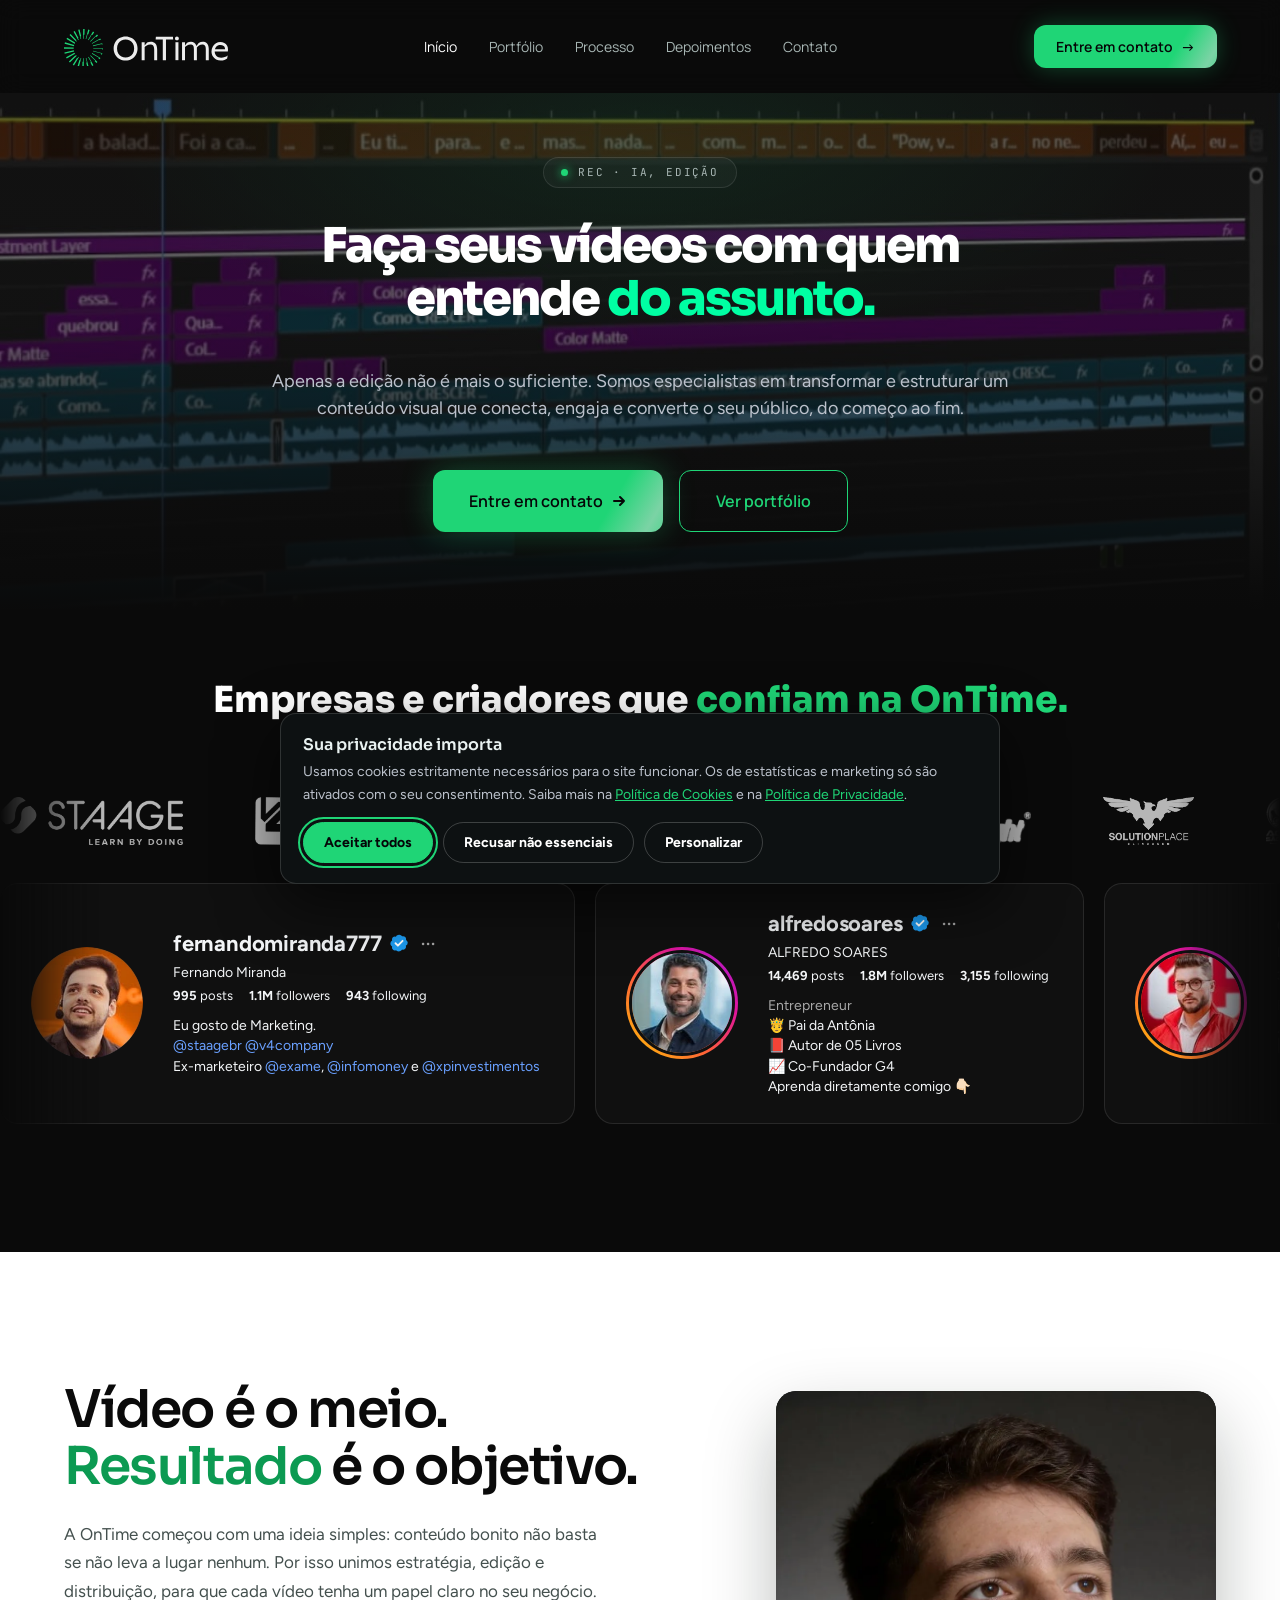
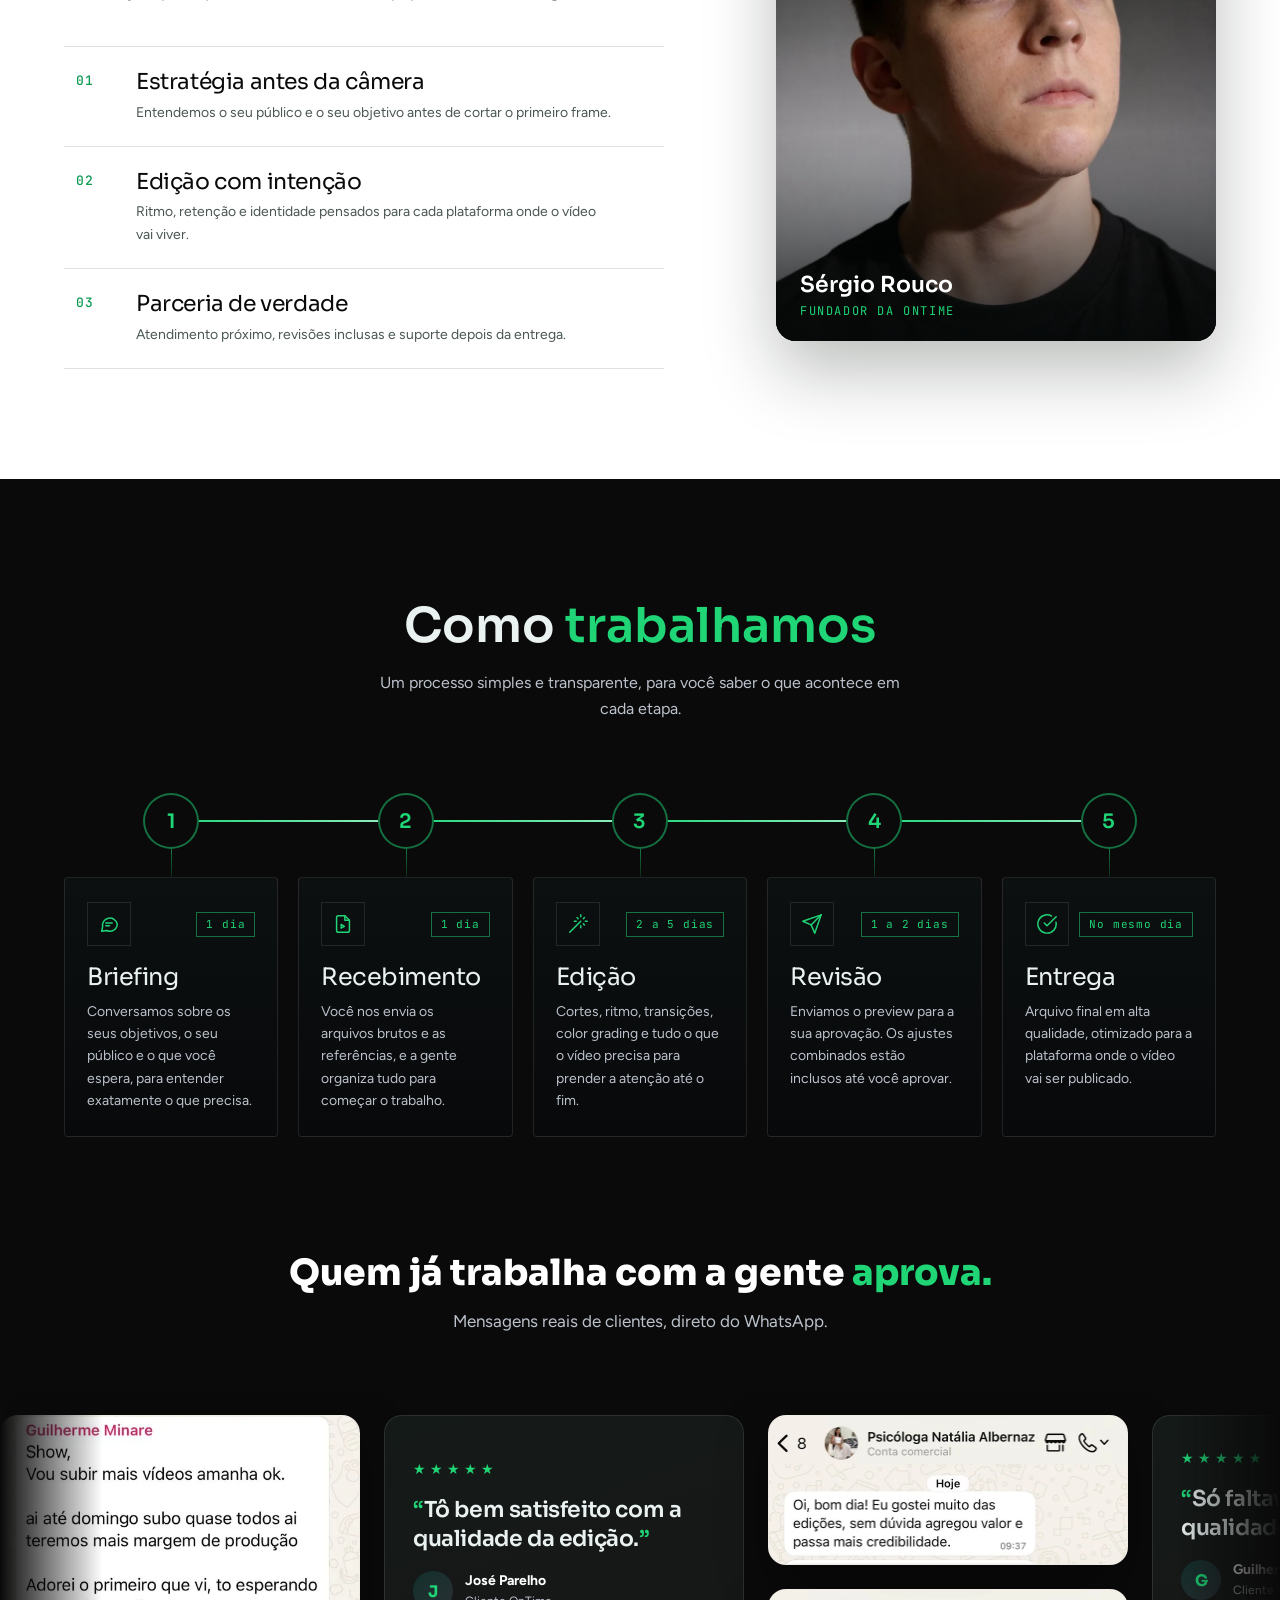
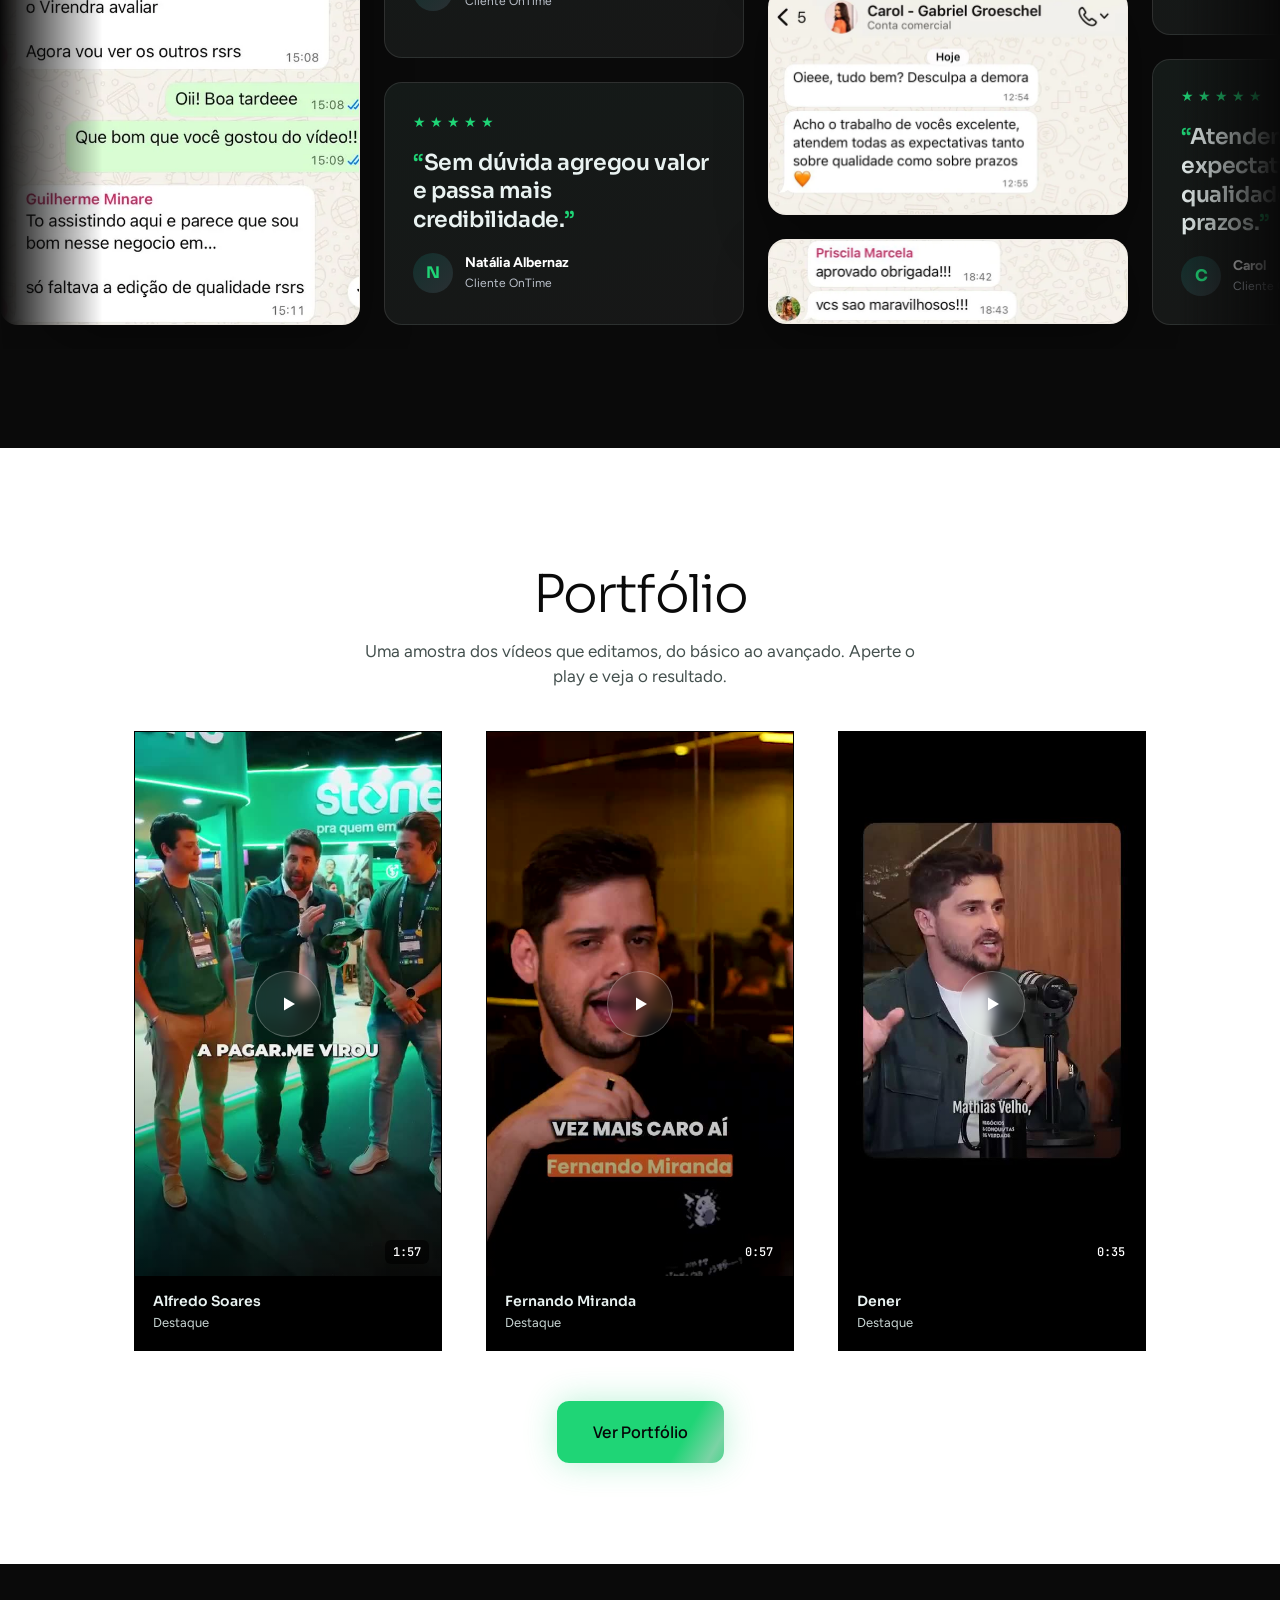
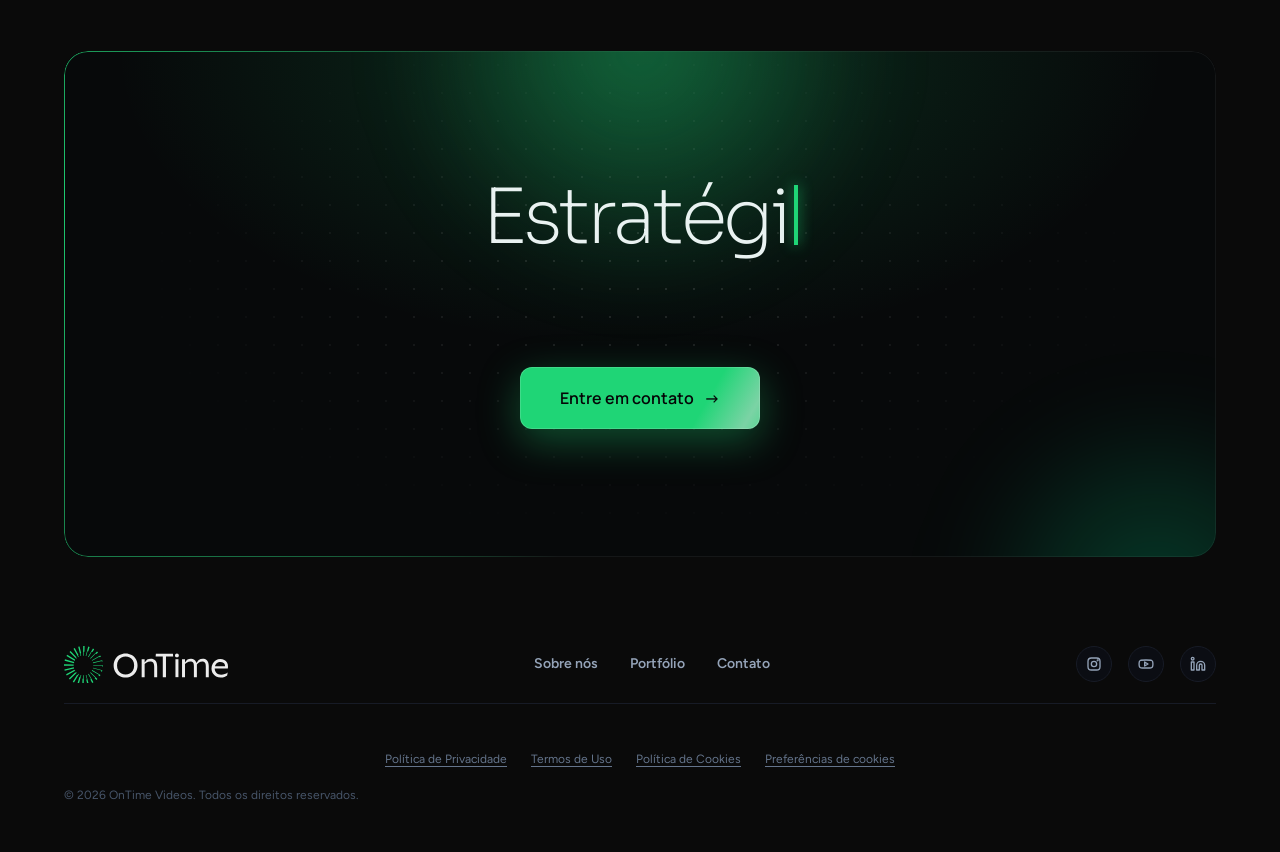
<file: index.html>
<!doctype html>
<html lang="pt-BR">
<head>
<meta charset="utf-8">
<meta name="viewport" content="width=device-width, initial-scale=1">
<title>OnTime: Edição de vídeo, estratégia e conteúdos que vendem</title>
<meta name="description" content="Estratégia, edição de vídeo e conteúdos que conectam, engajam e convertem. planejamento estratégico, pacote de cortes e vídeos com IA para o seu negócio.">
<link rel="canonical" href="https://www.ontimevideos.com/">
<meta name="robots" content="index,follow,max-image-preview:large">
<meta name="theme-color" content="#0a0a0a">
<meta name="color-scheme" content="dark">
<meta name="author" content="OnTime">
<meta property="og:type" content="website">
<meta property="og:site_name" content="OnTime">
<meta property="og:locale" content="pt_BR">
<meta property="og:title" content="OnTime: Edição de vídeo, estratégia e conteúdos que vendem">
<meta property="og:description" content="Estratégia, edição de vídeo e conteúdos que conectam, engajam e convertem. planejamento estratégico, pacote de cortes e vídeos com IA para o seu negócio.">
<meta property="og:url" content="https://www.ontimevideos.com/">
<meta property="og:image" content="https://www.ontimevideos.com/assets/og-image.png">
<meta property="og:image:width" content="1200">
<meta property="og:image:height" content="630">
<meta property="og:image:alt" content="OnTime: Faça seus vídeos com quem entende do assunto">
<meta name="twitter:card" content="summary_large_image">
<meta name="twitter:title" content="OnTime: Edição de vídeo, estratégia e conteúdos que vendem">
<meta name="twitter:description" content="Estratégia, edição de vídeo e conteúdos que conectam, engajam e convertem. planejamento estratégico, pacote de cortes e vídeos com IA para o seu negócio.">
<meta name="twitter:image" content="https://www.ontimevideos.com/assets/og-image.png">
<link rel="icon" href="assets/favicon.svg" type="image/svg+xml">
<link rel="manifest" href="manifest.webmanifest">
<script type="application/ld+json">
{"@context":"https://schema.org","@graph":[
{"@type":"Organization","@id":"https://www.ontimevideos.com/#org","name":"OnTime","legalName":"Ontime Videos LTDA","taxID":"44.533.500/0001-64","url":"https://www.ontimevideos.com/","logo":"https://www.ontimevideos.com/assets/logo.svg","description":"Estratégia, edição de vídeo e conteúdos que vendem.","founder":{"@type":"Person","name":"Sérgio Rouco"},"sameAs":["https://www.instagram.com/ontime.videos/"]},
{"@type":"WebSite","@id":"https://www.ontimevideos.com/#website","url":"https://www.ontimevideos.com/","name":"OnTime","inLanguage":"pt-BR","publisher":{"@id":"https://www.ontimevideos.com/#org"}},
{"@type":"ProfessionalService","@id":"https://www.ontimevideos.com/#service","name":"OnTime","url":"https://www.ontimevideos.com/","image":"https://www.ontimevideos.com/assets/og-image.png","areaServed":"BR","hasOfferCatalog":{"@type":"OfferCatalog","name":"Serviços","itemListElement":[
{"@type":"Offer","itemOffered":{"@type":"Service","name":"Pacote de Cortes","description":"Cortes prontos para Reels, Shorts e TikTok a partir de conteúdos longos, com gancho, legenda e ritmo."}},
{"@type":"Offer","itemOffered":{"@type":"Service","name":"Edição de Vídeos","description":"Vídeos de alto impacto, com edição focada em crescimento e vendas."}},
{"@type":"Offer","itemOffered":{"@type":"Service","name":"Vídeos com IA","description":"Vídeos com o seu rosto, a sua voz e o seu estilo a partir de 2 minutos de gravação."}},
{"@type":"Offer","itemOffered":{"@type":"Service","name":"Planejamento Estratégico","description":"Diagnóstico, posicionamento e calendário de conteúdo para gerar alcance, autoridade e vendas."}}
]}}]}
</script>
<link rel="preconnect" href="https://fonts.googleapis.com">
<link rel="preconnect" href="https://fonts.gstatic.com" crossorigin>
<link href="https://fonts.googleapis.com/css2?family=Figtree:wght@400;600;700;800&family=JetBrains+Mono:wght@400;500&family=Manrope:wght@400;600&family=Sora:wght@200;300;400;600;800&display=swap" rel="stylesheet">
<link rel="stylesheet" href="styles.css?v=127">
<link rel="stylesheet" href="legal.css?v=25">
</head>
<body>
<script>document.documentElement.classList.add("js")</script>
<a class="skip" href="#conteudo">Pular para o conteúdo</a>

<header class="nav" id="top">
  <div class="nav__in">
    <a href="#top" class="nav__logo" aria-label="OnTime"><svg xmlns="http://www.w3.org/2000/svg" viewBox="0 0 164 39" fill="none"><g fill="#1fd576"><path transform="translate(29.26 21.15)" d="M9.65 1.49L9.09 1.48C9.12 1.22 9.14 0.64 9.13 0.62L0.00 0.62L0.00 0.00L9.67 0.09L9.65 1.49Z"/><path transform="translate(0.39 23.18)" d="M9.70 1.20L0.34 3.62L0.00 2.26L9.42 0.00C9.49 0.41 9.58 0.81 9.70 1.20Z"/><path transform="translate(28.84 16.20)" d="M9.70 1.36L9.04 1.52C8.97 1.24 8.88 0.97 8.78 0.70L0.16 3.02C0.11 2.82 0.06 2.62 0.00 2.42L9.36 0.00L9.70 1.36Z"/><path transform="translate(2.06 25.73)" d="M9.10 0.98L0.68 5.75L0.00 4.52L8.33 0.00C8.39 0.20 8.46 0.40 8.53 0.60L8.79 0.45C8.89 0.63 8.99 0.81 9.10 0.98L9.10 0.98Z"/><path transform="translate(27.78 11.52)" d="M9.10 1.23L8.01 1.82C7.84 1.59 7.67 1.37 7.49 1.15L0.31 5.30C0.21 5.12 0.11 4.94 0.00 4.77L8.42 0.00L9.10 1.23L9.10 1.23Z"/><path transform="translate(4.91 28.25)" d="M7.88 0.44L0.97 7.23L0.00 6.22L6.55 0.00C6.66 0.19 6.77 0.38 6.88 0.57L7.44 0.01C7.58 0.16 7.73 0.30 7.88 0.44L7.88 0.44Z"/><path transform="translate(26.14 7.53)" d="M7.88 1.01L6.31 2.49C6.09 2.33 5.85 2.18 5.62 2.03L0.44 7.22C0.30 7.07 0.15 6.93 0.00 6.79L6.90 0.00L7.88 1.01L7.88 1.01Z"/><path transform="translate(8.76 29.87)" d="M6.12 0.31L1.20 8.65L0.00 7.93L4.38 0.79C4.52 0.96 4.68 1.13 4.83 1.29L5.58 0.00C5.75 0.11 5.93 0.21 6.12 0.31L6.12 0.31Z"/><path transform="translate(24.06 4.48)" d="M6.12 0.72L4.39 3.54C4.13 3.46 3.87 3.39 3.61 3.32L0.54 8.65C0.36 8.54 0.18 8.44 0.00 8.35L4.91 0.00L6.11 0.72L6.12 0.72Z"/><path transform="translate(0.00 20.36)" d="M9.67 1.49L0.00 1.40L0.02 0.00L9.71 0.26C9.68 0.55 9.67 1.38 9.67 1.49L9.67 1.49Z"/><path transform="translate(13.34 30.91)" d="M3.94 0.16L1.35 9.49L0.00 9.10L2.13 1.91C2.32 2.05 2.52 2.19 2.72 2.32L3.34 0.00C3.54 0.06 3.74 0.11 3.94 0.16L3.94 0.16Z"/><path transform="translate(21.66 2.60)" d="M3.94 0.39L2.64 4.75C2.38 4.75 2.12 4.75 1.86 4.76L0.60 9.49C0.40 9.43 0.20 9.38 0.00 9.34L2.59 0.00L3.94 0.39Z"/><path transform="translate(19.11 2.00)" d="M1.49 0.02L1.34 5.80C1.09 5.86 0.86 5.93 0.62 6.01L0.62 9.69C0.53 9.68 0.44 9.68 0.35 9.68C0.24 9.68 0.12 9.69 0.00 9.69L0.09 0.00L1.49 0.02Z"/><path transform="translate(18.33 31.31)" d="M1.49 0.00L1.40 9.69L0.00 9.67L0.17 3.24C0.40 3.33 0.64 3.42 0.87 3.51L0.87 0.00C0.96 0.01 1.05 0.01 1.14 0.01C1.26 0.01 1.37 0.00 1.49 0.00Z"/><path transform="translate(14.18 2.39)" d="M3.01 9.56C2.81 9.61 2.61 9.66 2.41 9.72L0.00 0.34L1.36 0.00L2.97 6.72C2.76 6.83 2.55 6.95 2.35 7.07L3.01 9.56L3.01 9.56Z"/><path transform="translate(21.75 30.89)" d="M1.65 9.72L0.44 4.64C0.70 4.68 0.96 4.71 1.22 4.73L0.00 0.16C0.20 0.12 0.40 0.06 0.59 0.00L3.01 9.38L1.65 9.72L1.65 9.72Z"/><path transform="translate(9.51 4.06)" d="M5.29 8.80C5.11 8.90 4.93 9.01 4.76 9.12L0.00 0.68L1.23 0.00L4.97 6.92C4.80 7.07 4.64 7.23 4.47 7.38L5.29 8.80L5.29 8.80Z"/><path transform="translate(24.14 29.82)" d="M4.07 9.12L2.19 5.66C2.46 5.62 2.73 5.56 2.99 5.51L0.00 0.31C0.18 0.22 0.36 0.11 0.53 0.00L5.29 8.43L4.07 9.12L4.07 9.12Z"/><path transform="translate(5.52 6.92)" d="M7.21 7.45C7.06 7.59 6.92 7.74 6.78 7.89L0.00 0.98L1.01 0.00L6.94 6.27C6.82 6.45 6.69 6.63 6.57 6.81L7.21 7.45L7.21 7.45Z"/><path transform="translate(26.21 28.19)" d="M6.20 7.89L4.35 5.93C4.60 5.81 4.85 5.67 5.09 5.54L0.00 0.44C0.15 0.30 0.30 0.15 0.44 0.00L7.21 6.92L6.20 7.89L6.20 7.89Z"/><path transform="translate(2.48 10.78)" d="M8.64 5.59C8.53 5.77 8.43 5.94 8.33 6.13L8.08 5.98L0.00 1.20L0.72 0.00L8.56 4.82C8.47 5.01 8.39 5.20 8.31 5.40L8.64 5.59L8.64 5.59Z"/><path transform="translate(27.82 26.10)" d="M7.91 6.12L6.52 5.26C6.72 5.06 6.91 4.86 7.10 4.64L0.00 0.54C0.11 0.36 0.21 0.18 0.31 0.00L8.64 4.92L7.91 6.12Z"/><path transform="translate(0.59 15.36)" d="M9.67 2.76C9.53 3.14 9.41 3.54 9.32 3.94L9.31 3.94L0.00 1.35L0.39 0.00L9.67 2.76Z"/><path transform="translate(28.87 23.70)" d="M9.09 3.94L8.24 3.69C8.36 3.43 8.47 3.17 8.58 2.90L0.00 0.60C0.06 0.40 0.11 0.20 0.15 0.00L9.47 2.59L9.09 3.94L9.09 3.94Z"/></g><g fill="#ececec"><path transform="translate(49.64 9.45)" d="M18.04 1.57C16.22 0.52 14.19 0.00 11.95 0.00C9.70 0.00 7.67 0.52 5.86 1.57C4.04 2.62 2.61 4.06 1.57 5.88C0.52 7.71 0.00 9.76 0.00 12.03C0.00 14.31 0.53 16.36 1.59 18.19C2.64 20.01 4.08 21.45 5.91 22.50C7.73 23.55 9.74 24.07 11.95 24.07C14.15 24.07 16.17 23.55 17.99 22.50C19.81 21.45 21.25 20.01 22.31 18.19C23.37 16.36 23.90 14.31 23.90 12.03C23.90 9.76 23.37 7.71 22.33 5.88C21.28 4.06 19.85 2.62 18.04 1.57L18.04 1.57ZM19.28 16.98C18.48 18.35 17.42 19.36 16.12 20.04C14.82 20.71 13.43 21.05 11.95 21.05C10.47 21.05 9.08 20.71 7.77 20.04C6.47 19.36 5.41 18.35 4.61 16.98C3.80 15.62 3.40 13.97 3.40 12.03C3.40 10.10 3.80 8.45 4.61 7.09C5.41 5.72 6.47 4.71 7.77 4.03C9.08 3.35 10.47 3.02 11.95 3.02C13.42 3.02 14.82 3.35 16.12 4.03C17.42 4.71 18.48 5.72 19.28 7.09C20.09 8.45 20.49 10.10 20.49 12.03C20.49 13.97 20.09 15.62 19.28 16.98Z"/><path transform="translate(77.67 14.86)" d="M9.19 0.00C7.80 0.00 6.60 0.28 5.50 0.75L2.98 3.69L2.98 0.36L0.00 0.36L0.00 18.30L2.98 18.30L2.98 5.26C3.97 4.19 5.85 2.63 8.51 2.63C11.03 2.63 12.52 3.91 12.52 7.78L12.52 18.30L15.50 18.30L15.50 7.53C15.50 2.13 12.73 0.00 9.19 0.00Z"/><path transform="translate(91.63 9.80)" d="M0.25 0.00L0.00 2.81L7.16 2.81L7.16 23.36L10.35 23.36L10.35 2.81L17.54 2.81L17.29 0.00L0.25 0.00Z"/><path transform="translate(111.45 15.22)" d="M2.98 0.00L0.00 0.00L0.00 17.94L2.98 17.94L2.98 0.00Z"/><path transform="translate(147.51 15.11)" d="M16.49 7.28C16.49 5.74 16.16 4.42 15.50 3.32C14.84 2.22 13.93 1.39 12.77 0.83C11.61 0.28 10.31 0.00 8.87 0.00C7.26 0.00 5.78 0.40 4.42 1.21C3.06 2.01 1.98 3.13 1.19 4.55C0.40 5.97 0.00 7.56 0.00 9.31C0.00 11.06 0.42 12.74 1.26 14.12C2.10 15.51 3.22 16.57 4.61 17.32C6.01 18.07 7.52 18.44 9.15 18.44C10.59 18.44 11.85 18.25 12.93 17.87C14.00 17.49 14.90 17.01 15.61 16.42L16.17 13.29L16.10 13.29C15.32 14.00 14.36 14.57 13.21 14.99C12.07 15.42 10.88 15.63 9.65 15.63C7.68 15.63 6.12 15.08 4.95 13.96C3.87 12.94 3.29 11.44 3.20 9.49L16.32 9.49C16.43 8.71 16.50 7.97 16.50 7.29L16.49 7.28ZM3.41 7.07C3.64 6.11 4.07 5.28 4.68 4.57C5.68 3.42 7.02 2.84 8.73 2.84C10.15 2.84 11.29 3.21 12.17 3.94C13.04 4.68 13.52 5.72 13.59 7.07L3.41 7.07L3.41 7.07Z"/><path transform="translate(110.97 9.45)" d="M1.95 3.91C3.03 3.91 3.90 3.03 3.90 1.95C3.90 0.87 3.03 0.00 1.95 0.00C0.87 0.00 0.00 0.87 0.00 1.95C0.00 3.03 0.87 3.91 1.95 3.91Z"/><path transform="translate(118.03 14.86)" d="M20.75 0.00C19.30 0.00 17.91 0.39 16.63 1.14L14.40 4.23C13.51 0.96 11.31 0.00 8.97 0.00C7.55 0.00 6.21 0.36 5.04 1.00L2.98 3.70L2.98 0.36L0.00 0.36L0.00 18.30L2.98 18.30L2.98 5.26C4.01 4.19 5.64 2.63 8.51 2.63C10.71 2.63 11.88 3.55 11.88 7.28L11.88 18.30L14.86 18.30L14.86 5.59C15.87 4.29 17.66 2.63 20.32 2.63C22.20 2.63 23.77 3.45 23.77 7.28L23.77 18.30L26.75 18.30L26.75 7.03C26.75 1.63 23.66 0.00 20.75 0.00L20.75 0.00Z"/></g></svg></a>
    <nav class="nav__links" aria-label="Principal">
      <a href="./" aria-current="page">Início</a>
      <a href="portfolio/">Portfólio</a>
      <a href="#processo">Processo</a>
      <a href="#depoimentos">Depoimentos</a>
      <a href="#contato">Contato</a>
    </nav>
    <a href="https://api.whatsapp.com/send/?phone=14693275704&amp;text=Vim+pelo+site+da+OnTime+e+quero+saber+mais+sobre+as+edi%C3%A7%C3%B5es&amp;type=phone_number&amp;app_absent=0" class="nav__cta" target="_blank" rel="noopener noreferrer">Entre em contato</a>
  </div>
</header>

<main id="conteudo" tabindex="-1">
  <section class="hero">
    <div class="rec"><i></i>REC · IA, EDIÇÃO</div>
    <h1>Faça seus vídeos com quem entende <span class="g">do assunto.</span></h1>
    <p class="hero__sub">Apenas a edição não é mais o suficiente. Somos especialistas em transformar e estruturar um conteúdo visual que conecta, engaja e converte o seu público, do começo ao fim.</p>
    <div class="hero__ctas">
      <a href="https://api.whatsapp.com/send/?phone=14693275704&amp;text=Vim+pelo+site+da+OnTime+e+quero+saber+mais+sobre+as+edi%C3%A7%C3%B5es&amp;type=phone_number&amp;app_absent=0" class="btn btn--grad" target="_blank" rel="noopener noreferrer">Entre em contato
        <svg width="16" height="16" viewBox="0 0 16 16" fill="none" stroke="currentColor" stroke-width="2" stroke-linecap="round" stroke-linejoin="round"><path d="M3 8h10M9 4l4 4-4 4"/></svg>
      </a>
      <a href="portfolio/" class="btn btn--outline">Ver portfólio</a>
    </div>
    <div class="hero__bg" aria-hidden="true">
      <video autoplay muted loop playsinline preload="auto" poster="assets/telas-poster.jpg?v=3" tabindex="-1"><source src="assets/telas.mp4?v=3" type="video/mp4"></video>
    </div>
  </section>

  <section class="brands" id="empresas" aria-label="Empresas atendidas">
    <header class="wrap reveal">
      <h2>Empresas e criadores que <span class="g">confiam na OnTime.</span></h2>
      <p class="testi__sub">De marcas consolidadas a perfis com milhões de seguidores.</p>
    </header>
    <ul class="brands__list"><li><img src="assets/empresas/logos/staage.png" alt="Staage" height="48" loading="lazy" decoding="async"></li><li><img src="assets/empresas/logos/v4-company.png" alt="V4 Company" height="48" loading="lazy" decoding="async"></li><li><img src="assets/empresas/logos/g4-educacao.png" alt="G4 Educação" height="48" loading="lazy" decoding="async"></li><li><img src="assets/empresas/logos/exp.png" alt="EXP" height="48" loading="lazy" decoding="async"></li><li><img src="assets/empresas/logos/metallight.png" alt="MetalLight" height="48" loading="lazy" decoding="async"></li><li><img src="assets/empresas/logos/solution-place.png" alt="Solution Place Blindagem" height="48" loading="lazy" decoding="async"></li><li><img src="assets/empresas/logos/agro-sao-joao.png" alt="Agro São João" height="48" loading="lazy" decoding="async"></li><li><img src="assets/empresas/logos/Mater_Columbus_Ms_icon.svg" alt="Mater Columbus" height="48" loading="lazy" decoding="async"></li><li><img src="assets/empresas/logos/ecossistema-de-agencias.png" alt="Ecossistema de Ag&ecirc;ncias" height="48" loading="lazy" decoding="async"></li></ul>
  </section>

  <section class="profs" id="perfis" aria-label="Clientes">
    <ul class="profs__list"><li class="prof"><img class="prof__av" src="assets/clientes/fernando-miranda.webp?v=2" width="150" height="150" alt="Foto de perfil de Fernando Miranda" loading="lazy" decoding="async"><div class="prof__txt"><div class="prof__top"><b class="prof__user">fernandomiranda777</b><svg class="prof__ok" width="20" height="20" viewBox="0 0 24 24" aria-label="Perfil verificado" role="img"><path fill="#1d9bf0" d="M22.5 12.5c0-1.58-.88-2.95-2.18-3.66.15-.38.23-.8.23-1.24 0-1.93-1.57-3.5-3.5-3.5-.44 0-.86.08-1.24.23A4.19 4.19 0 0 0 12 2.5c-1.58 0-2.95.88-3.66 2.18A3.5 3.5 0 0 0 7.1 4.45c-1.93 0-3.5 1.57-3.5 3.5 0 .44.08.86.23 1.24A4.19 4.19 0 0 0 1.65 12.9c0 1.58.88 2.95 2.18 3.66a3.5 3.5 0 0 0-.23 1.24c0 1.93 1.57 3.5 3.5 3.5.44 0 .86-.08 1.24-.23A4.19 4.19 0 0 0 12 22.3c1.58 0 2.95-.88 3.66-2.18.38.15.8.23 1.24.23 1.93 0 3.5-1.57 3.5-3.5 0-.44-.08-.86-.23-1.24a4.19 4.19 0 0 0 2.33-3.88z" transform="translate(0 -.3)"/><path fill="none" stroke="#fff" stroke-width="2.2" stroke-linecap="round" stroke-linejoin="round" d="m7.8 12.3 2.9 2.9 5.6-5.8"/></svg><span class="prof__dots" aria-hidden="true">&middot;&middot;&middot;</span></div><span class="prof__name">Fernando Miranda</span><div class="prof__stats"><span><b>995</b> posts</span><span><b>1.1M</b> followers</span><span><b>943</b> following</span></div><p class="prof__bio">Eu gosto de Marketing.<br><a class="prof__m">@staagebr</a> <a class="prof__m">@v4company</a><br>Ex-marketeiro <a class="prof__m">@exame</a>, <a class="prof__m">@infomoney</a> e <a class="prof__m">@xpinvestimentos</a></p></div></li><li class="prof"><span class="prof__ring"><img class="prof__av" src="assets/clientes/alfredo-soares.webp" width="130" height="130" alt="Foto de perfil de Alfredo Soares" loading="lazy" decoding="async"></span><div class="prof__txt"><div class="prof__top"><b class="prof__user">alfredosoares</b><svg class="prof__ok" width="20" height="20" viewBox="0 0 24 24" aria-label="Perfil verificado" role="img"><path fill="#1d9bf0" d="M22.5 12.5c0-1.58-.88-2.95-2.18-3.66.15-.38.23-.8.23-1.24 0-1.93-1.57-3.5-3.5-3.5-.44 0-.86.08-1.24.23A4.19 4.19 0 0 0 12 2.5c-1.58 0-2.95.88-3.66 2.18A3.5 3.5 0 0 0 7.1 4.45c-1.93 0-3.5 1.57-3.5 3.5 0 .44.08.86.23 1.24A4.19 4.19 0 0 0 1.65 12.9c0 1.58.88 2.95 2.18 3.66a3.5 3.5 0 0 0-.23 1.24c0 1.93 1.57 3.5 3.5 3.5.44 0 .86-.08 1.24-.23A4.19 4.19 0 0 0 12 22.3c1.58 0 2.95-.88 3.66-2.18.38.15.8.23 1.24.23 1.93 0 3.5-1.57 3.5-3.5 0-.44-.08-.86-.23-1.24a4.19 4.19 0 0 0 2.33-3.88z" transform="translate(0 -.3)"/><path fill="none" stroke="#fff" stroke-width="2.2" stroke-linecap="round" stroke-linejoin="round" d="m7.8 12.3 2.9 2.9 5.6-5.8"/></svg><span class="prof__dots" aria-hidden="true">&middot;&middot;&middot;</span></div><span class="prof__name">ALFREDO SOARES</span><div class="prof__stats"><span><b>14,469</b> posts</span><span><b>1.8M</b> followers</span><span><b>3,155</b> following</span></div><p class="prof__bio"><span class="prof__cat">Entrepreneur</span><br>&#129332; Pai da Ant&ocirc;nia<br>&#128213; Autor de 05 Livros<br>&#128200; Co-Fundador G4<br>Aprenda diretamente comigo &#128071;&#127995;</p></div></li><li class="prof"><span class="prof__ring"><img class="prof__av" src="assets/clientes/dener-lippert.webp" width="130" height="130" alt="Foto de perfil de Dener Lippert" loading="lazy" decoding="async"></span><div class="prof__txt"><div class="prof__top"><b class="prof__user">denerlippert</b><svg class="prof__ok" width="20" height="20" viewBox="0 0 24 24" aria-label="Perfil verificado" role="img"><path fill="#1d9bf0" d="M22.5 12.5c0-1.58-.88-2.95-2.18-3.66.15-.38.23-.8.23-1.24 0-1.93-1.57-3.5-3.5-3.5-.44 0-.86.08-1.24.23A4.19 4.19 0 0 0 12 2.5c-1.58 0-2.95.88-3.66 2.18A3.5 3.5 0 0 0 7.1 4.45c-1.93 0-3.5 1.57-3.5 3.5 0 .44.08.86.23 1.24A4.19 4.19 0 0 0 1.65 12.9c0 1.58.88 2.95 2.18 3.66a3.5 3.5 0 0 0-.23 1.24c0 1.93 1.57 3.5 3.5 3.5.44 0 .86-.08 1.24-.23A4.19 4.19 0 0 0 12 22.3c1.58 0 2.95-.88 3.66-2.18.38.15.8.23 1.24.23 1.93 0 3.5-1.57 3.5-3.5 0-.44-.08-.86-.23-1.24a4.19 4.19 0 0 0 2.33-3.88z" transform="translate(0 -.3)"/><path fill="none" stroke="#fff" stroke-width="2.2" stroke-linecap="round" stroke-linejoin="round" d="m7.8 12.3 2.9 2.9 5.6-5.8"/></svg><span class="prof__dots" aria-hidden="true">&middot;&middot;&middot;</span></div><span class="prof__name">Dener Lippert</span><div class="prof__stats"><span><b>3,487</b> posts</span><span><b>215K</b> followers</span><span><b>1,476</b> following</span></div><p class="prof__bio"><span class="prof__cat">Public figure</span><br>&#129489;&#127995;&#8205;&#128300; Cientista do Marketing e seus insights<br>&#128200; CEO&amp;Founder <a class="prof__m">@v4company</a><br>&#128213; Bestseller<br>&#127894;&#65039; FORBES Under30</p></div></li><li class="prof"><span class="prof__ring"><img class="prof__av" src="assets/clientes/hampe.webp?v=1" width="130" height="130" alt="Foto de perfil de Hampe" loading="lazy" decoding="async"></span><div class="prof__txt"><div class="prof__top"><b class="prof__user">hampesco_</b><svg class="prof__ok" width="20" height="20" viewBox="0 0 24 24" aria-label="Perfil verificado" role="img"><path fill="#1d9bf0" d="M22.5 12.5c0-1.58-.88-2.95-2.18-3.66.15-.38.23-.8.23-1.24 0-1.93-1.57-3.5-3.5-3.5-.44 0-.86.08-1.24.23A4.19 4.19 0 0 0 12 2.5c-1.58 0-2.95.88-3.66 2.18A3.5 3.5 0 0 0 7.1 4.45c-1.93 0-3.5 1.57-3.5 3.5 0 .44.08.86.23 1.24A4.19 4.19 0 0 0 1.65 12.9c0 1.58.88 2.95 2.18 3.66a3.5 3.5 0 0 0-.23 1.24c0 1.93 1.57 3.5 3.5 3.5.44 0 .86-.08 1.24-.23A4.19 4.19 0 0 0 12 22.3c1.58 0 2.95-.88 3.66-2.18.38.15.8.23 1.24.23 1.93 0 3.5-1.57 3.5-3.5 0-.44-.08-.86-.23-1.24a4.19 4.19 0 0 0 2.33-3.88z" transform="translate(0 -.3)"/><path fill="none" stroke="#fff" stroke-width="2.2" stroke-linecap="round" stroke-linejoin="round" d="m7.8 12.3 2.9 2.9 5.6-5.8"/></svg><span class="prof__dots" aria-hidden="true">&middot;&middot;&middot;</span></div><span class="prof__name">Hampe</span><div class="prof__stats"><span><b>777</b> posts</span><span><b>265K</b> followers</span><span><b>6,742</b> following</span></div><p class="prof__bio"><span class="prof__cat">Creative Director</span><br>&bull; Criador <a class="prof__m">@videomakerdelite</a><br>&bull; Gerei + de 2 bilh&otilde;es de views e 200 milh&otilde;es de receita para meus clientes<span class="prof__cat">&hellip; more</span></p></div></li><li class="prof"><span class="prof__ring"><img class="prof__av" src="assets/clientes/nicolas-charao.webp?v=1" width="130" height="130" alt="Foto de perfil de Nicolas Char&atilde;o" loading="lazy" decoding="async"></span><div class="prof__txt"><div class="prof__top"><b class="prof__user">nicolasccharao</b><svg class="prof__ok" width="20" height="20" viewBox="0 0 24 24" aria-label="Perfil verificado" role="img"><path fill="#1d9bf0" d="M22.5 12.5c0-1.58-.88-2.95-2.18-3.66.15-.38.23-.8.23-1.24 0-1.93-1.57-3.5-3.5-3.5-.44 0-.86.08-1.24.23A4.19 4.19 0 0 0 12 2.5c-1.58 0-2.95.88-3.66 2.18A3.5 3.5 0 0 0 7.1 4.45c-1.93 0-3.5 1.57-3.5 3.5 0 .44.08.86.23 1.24A4.19 4.19 0 0 0 1.65 12.9c0 1.58.88 2.95 2.18 3.66a3.5 3.5 0 0 0-.23 1.24c0 1.93 1.57 3.5 3.5 3.5.44 0 .86-.08 1.24-.23A4.19 4.19 0 0 0 12 22.3c1.58 0 2.95-.88 3.66-2.18.38.15.8.23 1.24.23 1.93 0 3.5-1.57 3.5-3.5 0-.44-.08-.86-.23-1.24a4.19 4.19 0 0 0 2.33-3.88z" transform="translate(0 -.3)"/><path fill="none" stroke="#fff" stroke-width="2.2" stroke-linecap="round" stroke-linejoin="round" d="m7.8 12.3 2.9 2.9 5.6-5.8"/></svg><span class="prof__dots" aria-hidden="true">&middot;&middot;&middot;</span></div><span class="prof__name">Nicolas Char&atilde;o</span><div class="prof__stats"><span><b>946</b> posts</span><span><b>114K</b> followers</span><span><b>1,003</b> following</span></div><p class="prof__bio"><span class="prof__cat">Entrepreneur</span><br><a class="prof__m">@ecossistemadereceita</a> &bull; <a class="prof__m">@ecossistemadeagencias</a><br>&#9854;&#65039; Aumento fontes de receita do seu neg&oacute;cio<br>&#127942; 55 ag&ecirc;ncias faturando<span class="prof__cat">&hellip; more</span></p></div></li></ul>
  </section>

  <section class="about wrap light" id="sobre" aria-labelledby="sobre-titulo">
    <div class="about__txt">
      <h2 id="sobre-titulo" class="reveal">Vídeo é o meio.<br><span class="g">Resultado</span> é o objetivo.</h2>
      <p class="reveal">A OnTime começou com uma ideia simples: conteúdo bonito não basta se não leva a lugar nenhum. Por isso unimos estratégia, edição e distribuição, para que cada vídeo tenha um papel claro no seu negócio.</p>
      <ul class="about__list reveal"><li><span class="about__n">01</span><div><h3>Estratégia antes da câmera</h3><p>Entendemos o seu público e o seu objetivo antes de cortar o primeiro frame.</p></div><span class="about__arr" aria-hidden="true">→</span></li><li><span class="about__n">02</span><div><h3>Edição com intenção</h3><p>Ritmo, retenção e identidade pensados para cada plataforma onde o vídeo vai viver.</p></div><span class="about__arr" aria-hidden="true">→</span></li><li><span class="about__n">03</span><div><h3>Parceria de verdade</h3><p>Atendimento próximo, revisões inclusas e suporte depois da entrega.</p></div><span class="about__arr" aria-hidden="true">→</span></li></ul>
    </div>
    <figure class="about__photo reveal">
      <img src="assets/sergio-rouco.webp" width="900" height="1201" alt="Sérgio Rouco, fundador da OnTime" loading="lazy" decoding="async">
      <figcaption><b>Sérgio Rouco</b><small>Fundador da OnTime</small></figcaption>
    </figure>
  </section>

  <section class="process wrap" id="processo" aria-labelledby="processo-titulo">
    <header class="reveal">
      <h2 id="processo-titulo">Como <span class="g">trabalhamos</span></h2>
      <p>Um processo simples e transparente, para você saber o que acontece em cada etapa.</p>
    </header>
    <ol class="process__steps reveal">
        <li class="step">
          <span class="step__n">1</span>
          <div class="step__card">
            <div class="step__top"><span class="step__icon"><svg width="22" height="22" viewBox="0 0 24 24" fill="none" stroke="#1fd576" stroke-width="1.6" stroke-linecap="round" stroke-linejoin="round" aria-hidden="true"><path d="M21 12a8 8 0 0 1-11.6 7.1L4 20l1-4.6A8 8 0 1 1 21 12z"/><path d="M8.5 11h7M8.5 14h4"/></svg></span><span class="step__tag">1 dia</span></div>
            <h3>Briefing</h3>
            <p>Conversamos sobre os seus objetivos, o seu público e o que você espera, para entender exatamente o que precisa.</p>
          </div>
        </li>
        <li class="step">
          <span class="step__n">2</span>
          <div class="step__card">
            <div class="step__top"><span class="step__icon"><svg width="22" height="22" viewBox="0 0 24 24" fill="none" stroke="#1fd576" stroke-width="1.6" stroke-linecap="round" stroke-linejoin="round" aria-hidden="true"><path d="M14 3H7a2 2 0 0 0-2 2v14a2 2 0 0 0 2 2h10a2 2 0 0 0 2-2V8z"/><path d="M14 3v5h5"/><path d="M10 12.5v4l3.5-2z"/></svg></span><span class="step__tag">1 dia</span></div>
            <h3>Recebimento</h3>
            <p>Você nos envia os arquivos brutos e as referências, e a gente organiza tudo para começar o trabalho.</p>
          </div>
        </li>
        <li class="step">
          <span class="step__n">3</span>
          <div class="step__card">
            <div class="step__top"><span class="step__icon"><svg width="22" height="22" viewBox="0 0 24 24" fill="none" stroke="#1fd576" stroke-width="1.6" stroke-linecap="round" stroke-linejoin="round" aria-hidden="true"><path d="M15 4V2M15 16v-2M8 9h2M20 9h2M17.8 11.8 19 13M17.8 6.2 19 5M12.2 6.2 11 5"/><path d="m15 9-12 12"/></svg></span><span class="step__tag">2 a 5 dias</span></div>
            <h3>Edição</h3>
            <p>Cortes, ritmo, transições, color grading e tudo o que o vídeo precisa para prender a atenção até o fim.</p>
          </div>
        </li>
        <li class="step">
          <span class="step__n">4</span>
          <div class="step__card">
            <div class="step__top"><span class="step__icon"><svg width="22" height="22" viewBox="0 0 24 24" fill="none" stroke="#1fd576" stroke-width="1.6" stroke-linecap="round" stroke-linejoin="round" aria-hidden="true"><path d="m22 2-7 20-4-9-9-4z"/><path d="M22 2 11 13"/></svg></span><span class="step__tag">1 a 2 dias</span></div>
            <h3>Revisão</h3>
            <p>Enviamos o preview para a sua aprovação. Os ajustes combinados estão inclusos até você aprovar.</p>
          </div>
        </li>
        <li class="step">
          <span class="step__n">5</span>
          <div class="step__card">
            <div class="step__top"><span class="step__icon"><svg width="22" height="22" viewBox="0 0 24 24" fill="none" stroke="#1fd576" stroke-width="1.6" stroke-linecap="round" stroke-linejoin="round" aria-hidden="true"><path d="M21.8 10A10 10 0 1 1 17 3.3"/><path d="m9 11 3 3L22 4"/></svg></span><span class="step__tag">No mesmo dia</span></div>
            <h3>Entrega</h3>
            <p>Arquivo final em alta qualidade, otimizado para a plataforma onde o vídeo vai ser publicado.</p>
          </div>
        </li>
    </ol>
  </section>

  <section class="testi wrap" id="depoimentos">
    <header class="reveal">
      <h2>Quem já trabalha com a gente <span class="g">aprova.</span></h2>
      <p class="testi__sub">Mensagens reais de clientes, direto do WhatsApp.</p>
    </header>
    <div class="testi__list"><div class="testi__col"><figure class="fb reveal"><img src="assets/feedback/guilherme.webp" width="720" height="877" alt="Mensagem de Guilherme Minaré no WhatsApp: "Adorei o primeiro que vi" e "só faltava a edição de qualidade"" loading="lazy" decoding="async"></figure></div><div class="testi__col"><figure class="qt reveal"><div class="stars" aria-label="5 estrelas">★★★★★</div><blockquote>Tô bem satisfeito com a qualidade da edição.</blockquote><figcaption><i class="qt__av" aria-hidden="true">J</i><span><b>José Parelho</b><small>Cliente OnTime</small></span></figcaption></figure><figure class="qt reveal"><div class="stars" aria-label="5 estrelas">★★★★★</div><blockquote>Sem dúvida agregou valor e passa mais credibilidade.</blockquote><figcaption><i class="qt__av" aria-hidden="true">N</i><span><b>Natália Albernaz</b><small>Cliente OnTime</small></span></figcaption></figure></div><div class="testi__col"><figure class="fb reveal"><img src="assets/feedback/natalia.webp" width="720" height="296" alt="Mensagem da psicóloga Natália Albernaz no WhatsApp: "Eu gostei muito das edições, sem dúvida agregou valor e passa mais credibilidade"" loading="lazy" decoding="async"></figure><figure class="fb reveal"><img src="assets/feedback/carol.webp" width="720" height="452" alt="Mensagem de Carol no WhatsApp: "Acho o trabalho de vocês excelente, atendem todas as expectativas tanto sobre qualidade como sobre prazos"" loading="lazy" decoding="async"></figure><figure class="fb reveal"><img src="assets/feedback/priscila.webp" width="720" height="166" alt="Mensagem de Priscila Marcela no WhatsApp: "aprovado obrigada!!! vcs sao maravilhosos!!!"" loading="lazy" decoding="async"></figure></div><div class="testi__col"><figure class="qt reveal"><div class="stars" aria-label="5 estrelas">★★★★★</div><blockquote>Só faltava a edição de qualidade.</blockquote><figcaption><i class="qt__av" aria-hidden="true">G</i><span><b>Guilherme Minaré</b><small>Cliente OnTime</small></span></figcaption></figure><figure class="qt reveal"><div class="stars" aria-label="5 estrelas">★★★★★</div><blockquote>Atendem todas as expectativas, tanto sobre qualidade como sobre prazos.</blockquote><figcaption><i class="qt__av" aria-hidden="true">C</i><span><b>Carol</b><small>Cliente OnTime</small></span></figcaption></figure></div><div class="testi__col"><figure class="fb reveal"><img src="assets/feedback/jose.webp" width="591" height="655" alt="Mensagens de José Parelho no WhatsApp: "to bem satisfeito com a qualidade da edição" e "parabéns pelo trabalho pessoal"" loading="lazy" decoding="async"></figure></div><div class="testi__col"><figure class="fb reveal"><img src="assets/feedback/bora.webp" width="608" height="616" alt="Conversa de Giovanna Souza e Henrique Barbosa no WhatsApp sobre o vídeo editado: "eu gostei muito de como ficou esse formato" e "Gostei também"" loading="lazy" decoding="async"></figure><figure class="fb fb--vid reveal"><div class="fb-vid"><img src="assets/depoimentos/voz-fernando.jpg" width="576" height="180" alt="Mensagem de voz de Fernando Miranda no WhatsApp" loading="lazy" decoding="async"><button class="play" type="button" data-video="assets/depoimentos/voz-fernando.mp4" aria-label="Ouvir a mensagem de voz de Fernando Miranda"><svg width="20" height="20" viewBox="0 0 20 20" fill="#fff" aria-hidden="true"><path d="M6 3.5v13l11-6.5z"/></svg></button></div></figure></div><div class="testi__col"><figure class="fb reveal"><img src="assets/feedback/salete.webp" width="694" height="706" alt="Mensagem de Salete no WhatsApp elogiando a excelência do trabalho, o padrão de qualidade, o rigor com os prazos e a atenção aos feedbacks" loading="lazy" decoding="async"></figure><figure class="fb fb--vid reveal"><div class="fb-vid"><img src="assets/depoimentos/voz-jorge.jpg" width="576" height="190" alt="Mensagem de voz de Jorge Silva no WhatsApp" loading="lazy" decoding="async"><button class="play" type="button" data-video="assets/depoimentos/voz-jorge.mp4" aria-label="Ouvir a mensagem de voz de Jorge Silva"><svg width="20" height="20" viewBox="0 0 20 20" fill="#fff" aria-hidden="true"><path d="M6 3.5v13l11-6.5z"/></svg></button></div></figure></div><div class="testi__col"><figure class="fb fb--vid reveal"><div class="fb-vid"><img src="assets/depoimentos/voz-jose.jpg" width="576" height="390" alt="Mensagem de voz de José Parelho no WhatsApp" loading="lazy" decoding="async"><button class="play" type="button" data-video="assets/depoimentos/voz-jose.mp4" aria-label="Ouvir a mensagem de voz de José Parelho"><svg width="20" height="20" viewBox="0 0 20 20" fill="#fff" aria-hidden="true"><path d="M6 3.5v13l11-6.5z"/></svg></button></div></figure><figure class="qt reveal"><div class="stars" aria-label="5 estrelas">★★★★★</div><blockquote>Ficou muito bom. Gostei de verdade.</blockquote><figcaption><i class="qt__av" aria-hidden="true">B</i><span><b>Bárbara Neri</b><small>Cliente OnTime</small></span></figcaption></figure></div><div class="testi__col"><figure class="fb fb--vid reveal"><div class="fb-vid"><img src="assets/depoimentos/voz-barbara.jpg" width="576" height="204" alt="Mensagem de voz de Bárbara Neri no WhatsApp" loading="lazy" decoding="async"><button class="play" type="button" data-video="assets/depoimentos/voz-barbara.mp4" aria-label="Ouvir a mensagem de voz de Bárbara Neri"><svg width="20" height="20" viewBox="0 0 20 20" fill="#fff" aria-hidden="true"><path d="M6 3.5v13l11-6.5z"/></svg></button></div></figure><figure class="qt reveal"><div class="stars" aria-label="5 estrelas">★★★★★</div><blockquote>O PDF da estratégia está muito bem feito, muito bem feito mesmo.</blockquote><figcaption><i class="qt__av" aria-hidden="true">J</i><span><b>Jorge Silva</b><small>Cliente OnTime</small></span></figcaption></figure></div></div>
  </section>

  <section class="portfolio wrap light" id="portfolio">
    <header class="reveal">
      <h2>Portfólio</h2>
      <p class="portfolio__sub">Uma amostra dos vídeos que editamos, do básico ao avançado. Aperte o play e veja o resultado.</p>
    </header>
    <div class="portfolio__list"><article class="reveal vcard" data-level="destaques"><div class="vcard__media"><img src="assets/portfolio/destaque-34.jpg" width="576" height="1024" alt="Prévia de vídeo editado para Alfredo Soares" loading="lazy" decoding="async"><span class="vcard__dur" aria-hidden="true">1:57</span><button class="play" type="button" data-video="assets/portfolio/destaque-34.mp4" aria-label="Reproduzir vídeo de Alfredo Soares"><svg width="20" height="20" viewBox="0 0 20 20" fill="#fff" aria-hidden="true"><path d="M6 3.5v13l11-6.5z"/></svg></button></div><div class="vcard__txt"><b>Alfredo Soares</b><p>Destaque</p></div></article><article class="reveal vcard" data-level="destaques"><div class="vcard__media"><img src="assets/portfolio/destaque-08.jpg" width="576" height="1024" alt="Prévia de vídeo editado para Fernando Miranda" loading="lazy" decoding="async"><span class="vcard__dur" aria-hidden="true">0:57</span><button class="play" type="button" data-video="assets/portfolio/destaque-08.mp4" aria-label="Reproduzir vídeo de Fernando Miranda"><svg width="20" height="20" viewBox="0 0 20 20" fill="#fff" aria-hidden="true"><path d="M6 3.5v13l11-6.5z"/></svg></button></div><div class="vcard__txt"><b>Fernando Miranda</b><p>Destaque</p></div></article><article class="reveal vcard" data-level="destaques"><div class="vcard__media"><img src="assets/portfolio/destaque-27.jpg" width="576" height="1024" alt="Prévia de vídeo editado para Dener" loading="lazy" decoding="async"><span class="vcard__dur" aria-hidden="true">0:35</span><button class="play" type="button" data-video="assets/portfolio/destaque-27.mp4" aria-label="Reproduzir vídeo de Dener"><svg width="20" height="20" viewBox="0 0 20 20" fill="#fff" aria-hidden="true"><path d="M6 3.5v13l11-6.5z"/></svg></button></div><div class="vcard__txt"><b>Dener</b><p>Destaque</p></div></article></div>
    <a href="portfolio/" class="reveal btn btn--grad">Ver Portfólio</a>
  </section>

  <section class="cta wrap" id="contato">
    <div class="cta__box reveal"><span class="glow" aria-hidden="true"></span><span class="glow g2" aria-hidden="true"></span>
      <h2>Estratégia. Alcance.<br><span class="g">Autoridade. Vendas.</span></h2>
      <a href="https://api.whatsapp.com/send/?phone=14693275704&amp;text=Vim+pelo+site+da+OnTime+e+quero+saber+mais+sobre+as+edi%C3%A7%C3%B5es&amp;type=phone_number&amp;app_absent=0" class="btn btn--grad" target="_blank" rel="noopener noreferrer">Entre em contato</a>
    </div></div>
  </section>
</main>

<footer class="footer reveal">
  <div class="wrap">
    <div class="footer__top">
      <a href="#top" class="nav__logo" aria-label="OnTime"><svg xmlns="http://www.w3.org/2000/svg" viewBox="0 0 164 39" fill="none"><g fill="#1fd576"><path transform="translate(29.26 21.15)" d="M9.65 1.49L9.09 1.48C9.12 1.22 9.14 0.64 9.13 0.62L0.00 0.62L0.00 0.00L9.67 0.09L9.65 1.49Z"/><path transform="translate(0.39 23.18)" d="M9.70 1.20L0.34 3.62L0.00 2.26L9.42 0.00C9.49 0.41 9.58 0.81 9.70 1.20Z"/><path transform="translate(28.84 16.20)" d="M9.70 1.36L9.04 1.52C8.97 1.24 8.88 0.97 8.78 0.70L0.16 3.02C0.11 2.82 0.06 2.62 0.00 2.42L9.36 0.00L9.70 1.36Z"/><path transform="translate(2.06 25.73)" d="M9.10 0.98L0.68 5.75L0.00 4.52L8.33 0.00C8.39 0.20 8.46 0.40 8.53 0.60L8.79 0.45C8.89 0.63 8.99 0.81 9.10 0.98L9.10 0.98Z"/><path transform="translate(27.78 11.52)" d="M9.10 1.23L8.01 1.82C7.84 1.59 7.67 1.37 7.49 1.15L0.31 5.30C0.21 5.12 0.11 4.94 0.00 4.77L8.42 0.00L9.10 1.23L9.10 1.23Z"/><path transform="translate(4.91 28.25)" d="M7.88 0.44L0.97 7.23L0.00 6.22L6.55 0.00C6.66 0.19 6.77 0.38 6.88 0.57L7.44 0.01C7.58 0.16 7.73 0.30 7.88 0.44L7.88 0.44Z"/><path transform="translate(26.14 7.53)" d="M7.88 1.01L6.31 2.49C6.09 2.33 5.85 2.18 5.62 2.03L0.44 7.22C0.30 7.07 0.15 6.93 0.00 6.79L6.90 0.00L7.88 1.01L7.88 1.01Z"/><path transform="translate(8.76 29.87)" d="M6.12 0.31L1.20 8.65L0.00 7.93L4.38 0.79C4.52 0.96 4.68 1.13 4.83 1.29L5.58 0.00C5.75 0.11 5.93 0.21 6.12 0.31L6.12 0.31Z"/><path transform="translate(24.06 4.48)" d="M6.12 0.72L4.39 3.54C4.13 3.46 3.87 3.39 3.61 3.32L0.54 8.65C0.36 8.54 0.18 8.44 0.00 8.35L4.91 0.00L6.11 0.72L6.12 0.72Z"/><path transform="translate(0.00 20.36)" d="M9.67 1.49L0.00 1.40L0.02 0.00L9.71 0.26C9.68 0.55 9.67 1.38 9.67 1.49L9.67 1.49Z"/><path transform="translate(13.34 30.91)" d="M3.94 0.16L1.35 9.49L0.00 9.10L2.13 1.91C2.32 2.05 2.52 2.19 2.72 2.32L3.34 0.00C3.54 0.06 3.74 0.11 3.94 0.16L3.94 0.16Z"/><path transform="translate(21.66 2.60)" d="M3.94 0.39L2.64 4.75C2.38 4.75 2.12 4.75 1.86 4.76L0.60 9.49C0.40 9.43 0.20 9.38 0.00 9.34L2.59 0.00L3.94 0.39Z"/><path transform="translate(19.11 2.00)" d="M1.49 0.02L1.34 5.80C1.09 5.86 0.86 5.93 0.62 6.01L0.62 9.69C0.53 9.68 0.44 9.68 0.35 9.68C0.24 9.68 0.12 9.69 0.00 9.69L0.09 0.00L1.49 0.02Z"/><path transform="translate(18.33 31.31)" d="M1.49 0.00L1.40 9.69L0.00 9.67L0.17 3.24C0.40 3.33 0.64 3.42 0.87 3.51L0.87 0.00C0.96 0.01 1.05 0.01 1.14 0.01C1.26 0.01 1.37 0.00 1.49 0.00Z"/><path transform="translate(14.18 2.39)" d="M3.01 9.56C2.81 9.61 2.61 9.66 2.41 9.72L0.00 0.34L1.36 0.00L2.97 6.72C2.76 6.83 2.55 6.95 2.35 7.07L3.01 9.56L3.01 9.56Z"/><path transform="translate(21.75 30.89)" d="M1.65 9.72L0.44 4.64C0.70 4.68 0.96 4.71 1.22 4.73L0.00 0.16C0.20 0.12 0.40 0.06 0.59 0.00L3.01 9.38L1.65 9.72L1.65 9.72Z"/><path transform="translate(9.51 4.06)" d="M5.29 8.80C5.11 8.90 4.93 9.01 4.76 9.12L0.00 0.68L1.23 0.00L4.97 6.92C4.80 7.07 4.64 7.23 4.47 7.38L5.29 8.80L5.29 8.80Z"/><path transform="translate(24.14 29.82)" d="M4.07 9.12L2.19 5.66C2.46 5.62 2.73 5.56 2.99 5.51L0.00 0.31C0.18 0.22 0.36 0.11 0.53 0.00L5.29 8.43L4.07 9.12L4.07 9.12Z"/><path transform="translate(5.52 6.92)" d="M7.21 7.45C7.06 7.59 6.92 7.74 6.78 7.89L0.00 0.98L1.01 0.00L6.94 6.27C6.82 6.45 6.69 6.63 6.57 6.81L7.21 7.45L7.21 7.45Z"/><path transform="translate(26.21 28.19)" d="M6.20 7.89L4.35 5.93C4.60 5.81 4.85 5.67 5.09 5.54L0.00 0.44C0.15 0.30 0.30 0.15 0.44 0.00L7.21 6.92L6.20 7.89L6.20 7.89Z"/><path transform="translate(2.48 10.78)" d="M8.64 5.59C8.53 5.77 8.43 5.94 8.33 6.13L8.08 5.98L0.00 1.20L0.72 0.00L8.56 4.82C8.47 5.01 8.39 5.20 8.31 5.40L8.64 5.59L8.64 5.59Z"/><path transform="translate(27.82 26.10)" d="M7.91 6.12L6.52 5.26C6.72 5.06 6.91 4.86 7.10 4.64L0.00 0.54C0.11 0.36 0.21 0.18 0.31 0.00L8.64 4.92L7.91 6.12Z"/><path transform="translate(0.59 15.36)" d="M9.67 2.76C9.53 3.14 9.41 3.54 9.32 3.94L9.31 3.94L0.00 1.35L0.39 0.00L9.67 2.76Z"/><path transform="translate(28.87 23.70)" d="M9.09 3.94L8.24 3.69C8.36 3.43 8.47 3.17 8.58 2.90L0.00 0.60C0.06 0.40 0.11 0.20 0.15 0.00L9.47 2.59L9.09 3.94L9.09 3.94Z"/></g><g fill="#ececec"><path transform="translate(49.64 9.45)" d="M18.04 1.57C16.22 0.52 14.19 0.00 11.95 0.00C9.70 0.00 7.67 0.52 5.86 1.57C4.04 2.62 2.61 4.06 1.57 5.88C0.52 7.71 0.00 9.76 0.00 12.03C0.00 14.31 0.53 16.36 1.59 18.19C2.64 20.01 4.08 21.45 5.91 22.50C7.73 23.55 9.74 24.07 11.95 24.07C14.15 24.07 16.17 23.55 17.99 22.50C19.81 21.45 21.25 20.01 22.31 18.19C23.37 16.36 23.90 14.31 23.90 12.03C23.90 9.76 23.37 7.71 22.33 5.88C21.28 4.06 19.85 2.62 18.04 1.57L18.04 1.57ZM19.28 16.98C18.48 18.35 17.42 19.36 16.12 20.04C14.82 20.71 13.43 21.05 11.95 21.05C10.47 21.05 9.08 20.71 7.77 20.04C6.47 19.36 5.41 18.35 4.61 16.98C3.80 15.62 3.40 13.97 3.40 12.03C3.40 10.10 3.80 8.45 4.61 7.09C5.41 5.72 6.47 4.71 7.77 4.03C9.08 3.35 10.47 3.02 11.95 3.02C13.42 3.02 14.82 3.35 16.12 4.03C17.42 4.71 18.48 5.72 19.28 7.09C20.09 8.45 20.49 10.10 20.49 12.03C20.49 13.97 20.09 15.62 19.28 16.98Z"/><path transform="translate(77.67 14.86)" d="M9.19 0.00C7.80 0.00 6.60 0.28 5.50 0.75L2.98 3.69L2.98 0.36L0.00 0.36L0.00 18.30L2.98 18.30L2.98 5.26C3.97 4.19 5.85 2.63 8.51 2.63C11.03 2.63 12.52 3.91 12.52 7.78L12.52 18.30L15.50 18.30L15.50 7.53C15.50 2.13 12.73 0.00 9.19 0.00Z"/><path transform="translate(91.63 9.80)" d="M0.25 0.00L0.00 2.81L7.16 2.81L7.16 23.36L10.35 23.36L10.35 2.81L17.54 2.81L17.29 0.00L0.25 0.00Z"/><path transform="translate(111.45 15.22)" d="M2.98 0.00L0.00 0.00L0.00 17.94L2.98 17.94L2.98 0.00Z"/><path transform="translate(147.51 15.11)" d="M16.49 7.28C16.49 5.74 16.16 4.42 15.50 3.32C14.84 2.22 13.93 1.39 12.77 0.83C11.61 0.28 10.31 0.00 8.87 0.00C7.26 0.00 5.78 0.40 4.42 1.21C3.06 2.01 1.98 3.13 1.19 4.55C0.40 5.97 0.00 7.56 0.00 9.31C0.00 11.06 0.42 12.74 1.26 14.12C2.10 15.51 3.22 16.57 4.61 17.32C6.01 18.07 7.52 18.44 9.15 18.44C10.59 18.44 11.85 18.25 12.93 17.87C14.00 17.49 14.90 17.01 15.61 16.42L16.17 13.29L16.10 13.29C15.32 14.00 14.36 14.57 13.21 14.99C12.07 15.42 10.88 15.63 9.65 15.63C7.68 15.63 6.12 15.08 4.95 13.96C3.87 12.94 3.29 11.44 3.20 9.49L16.32 9.49C16.43 8.71 16.50 7.97 16.50 7.29L16.49 7.28ZM3.41 7.07C3.64 6.11 4.07 5.28 4.68 4.57C5.68 3.42 7.02 2.84 8.73 2.84C10.15 2.84 11.29 3.21 12.17 3.94C13.04 4.68 13.52 5.72 13.59 7.07L3.41 7.07L3.41 7.07Z"/><path transform="translate(110.97 9.45)" d="M1.95 3.91C3.03 3.91 3.90 3.03 3.90 1.95C3.90 0.87 3.03 0.00 1.95 0.00C0.87 0.00 0.00 0.87 0.00 1.95C0.00 3.03 0.87 3.91 1.95 3.91Z"/><path transform="translate(118.03 14.86)" d="M20.75 0.00C19.30 0.00 17.91 0.39 16.63 1.14L14.40 4.23C13.51 0.96 11.31 0.00 8.97 0.00C7.55 0.00 6.21 0.36 5.04 1.00L2.98 3.70L2.98 0.36L0.00 0.36L0.00 18.30L2.98 18.30L2.98 5.26C4.01 4.19 5.64 2.63 8.51 2.63C10.71 2.63 11.88 3.55 11.88 7.28L11.88 18.30L14.86 18.30L14.86 5.59C15.87 4.29 17.66 2.63 20.32 2.63C22.20 2.63 23.77 3.45 23.77 7.28L23.77 18.30L26.75 18.30L26.75 7.03C26.75 1.63 23.66 0.00 20.75 0.00L20.75 0.00Z"/></g></svg></a>
      <nav class="footer__links" aria-label="Rodapé">
        <a href="#top">Sobre nós</a><a href="portfolio/">Portfólio</a><a href="#contato">Contato</a>
      </nav>
      <div class="socials">
        <a href="https://www.instagram.com/ontime.videos/" target="_blank" rel="noopener noreferrer" aria-label="Instagram"><svg width="16" height="16" viewBox="0 0 24 24" fill="none" stroke="#94a3b8" stroke-width="2" stroke-linecap="round" stroke-linejoin="round"><rect x="3" y="3" width="18" height="18" rx="5"/><circle cx="12" cy="12" r="4"/><circle cx="17.5" cy="6.5" r=".6" fill="#94a3b8"/></svg></a>
        <a href="#" aria-label="YouTube"><svg width="16" height="16" viewBox="0 0 24 24" fill="none" stroke="#94a3b8" stroke-width="2" stroke-linecap="round" stroke-linejoin="round"><path d="M22 8.5a3 3 0 0 0-2-2.1C18 6 12 6 12 6s-6 0-8 .4A3 3 0 0 0 2 8.5 31 31 0 0 0 1.6 12 31 31 0 0 0 2 15.5a3 3 0 0 0 2 2.1c2 .4 8 .4 8 .4s6 0 8-.4a3 3 0 0 0 2-2.1 31 31 0 0 0 .4-3.5 31 31 0 0 0-.4-3.5z"/><path d="M10 9l5 3-5 3z"/></svg></a>
        <a href="#" aria-label="LinkedIn"><svg width="16" height="16" viewBox="0 0 24 24" fill="none" stroke="#94a3b8" stroke-width="2" stroke-linecap="round" stroke-linejoin="round"><path d="M16 8a6 6 0 0 1 6 6v7h-4v-7a2 2 0 0 0-4 0v7h-4v-7a6 6 0 0 1 6-6zM2 9h4v12H2z"/><circle cx="4" cy="4" r="2"/></svg></a>
      </div>
    </div>
    <hr>
    <div class="footer__bottom">
      <nav class="footer__legal" aria-label="Legal"><a href="politica-de-privacidade/">Política de Privacidade</a><a href="termos-de-uso/">Termos de Uso</a><a href="politica-de-cookies/">Política de Cookies</a><button type="button" data-cookie-settings>Preferências de cookies</button></nav>
      
      
      
      <span>© 2026 OnTime Videos. Todos os direitos reservados.</span>
    </div>
  </div>
</footer>
<script src="script.js?v=122"></script>
<script src="supabase-config.js?v=2"></script>
<script src="videos-db.js?v=3"></script>
<script src="consent.js?v=35" defer></script>
</body>
</html>
</file>
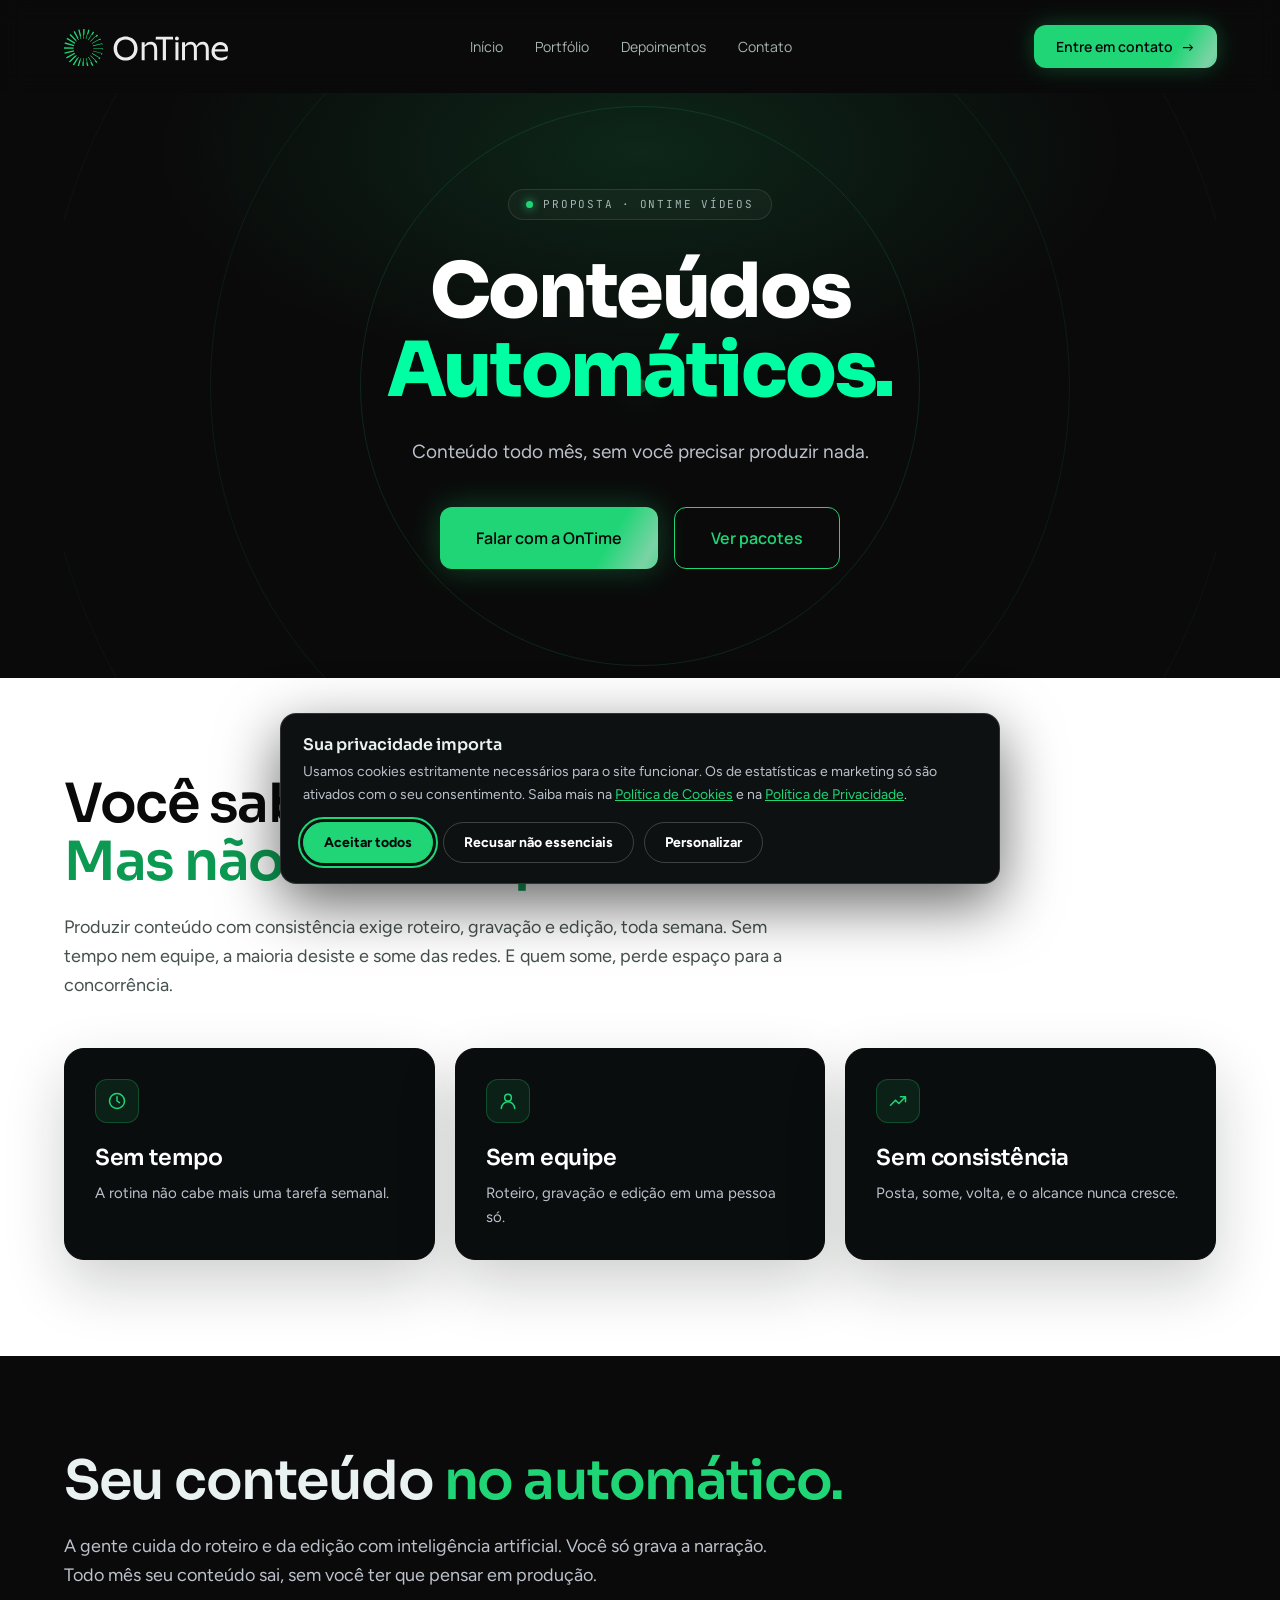
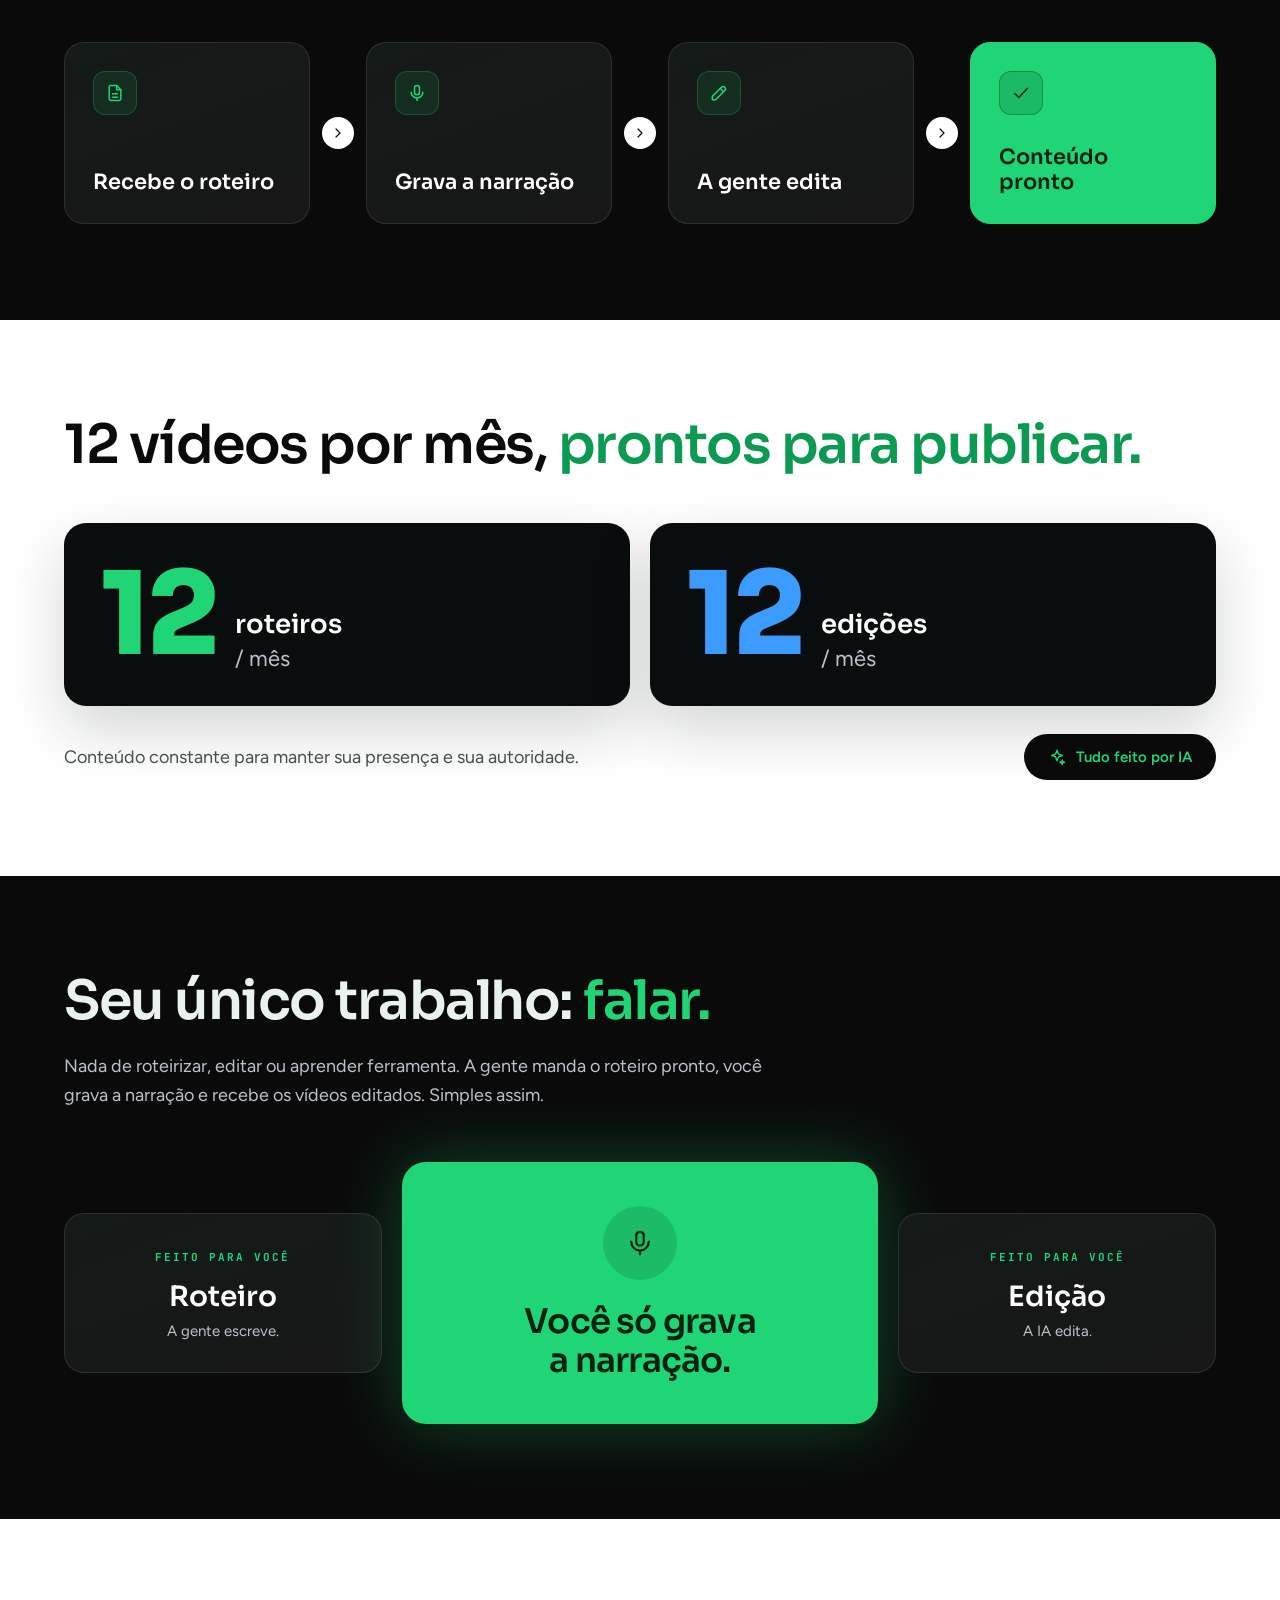
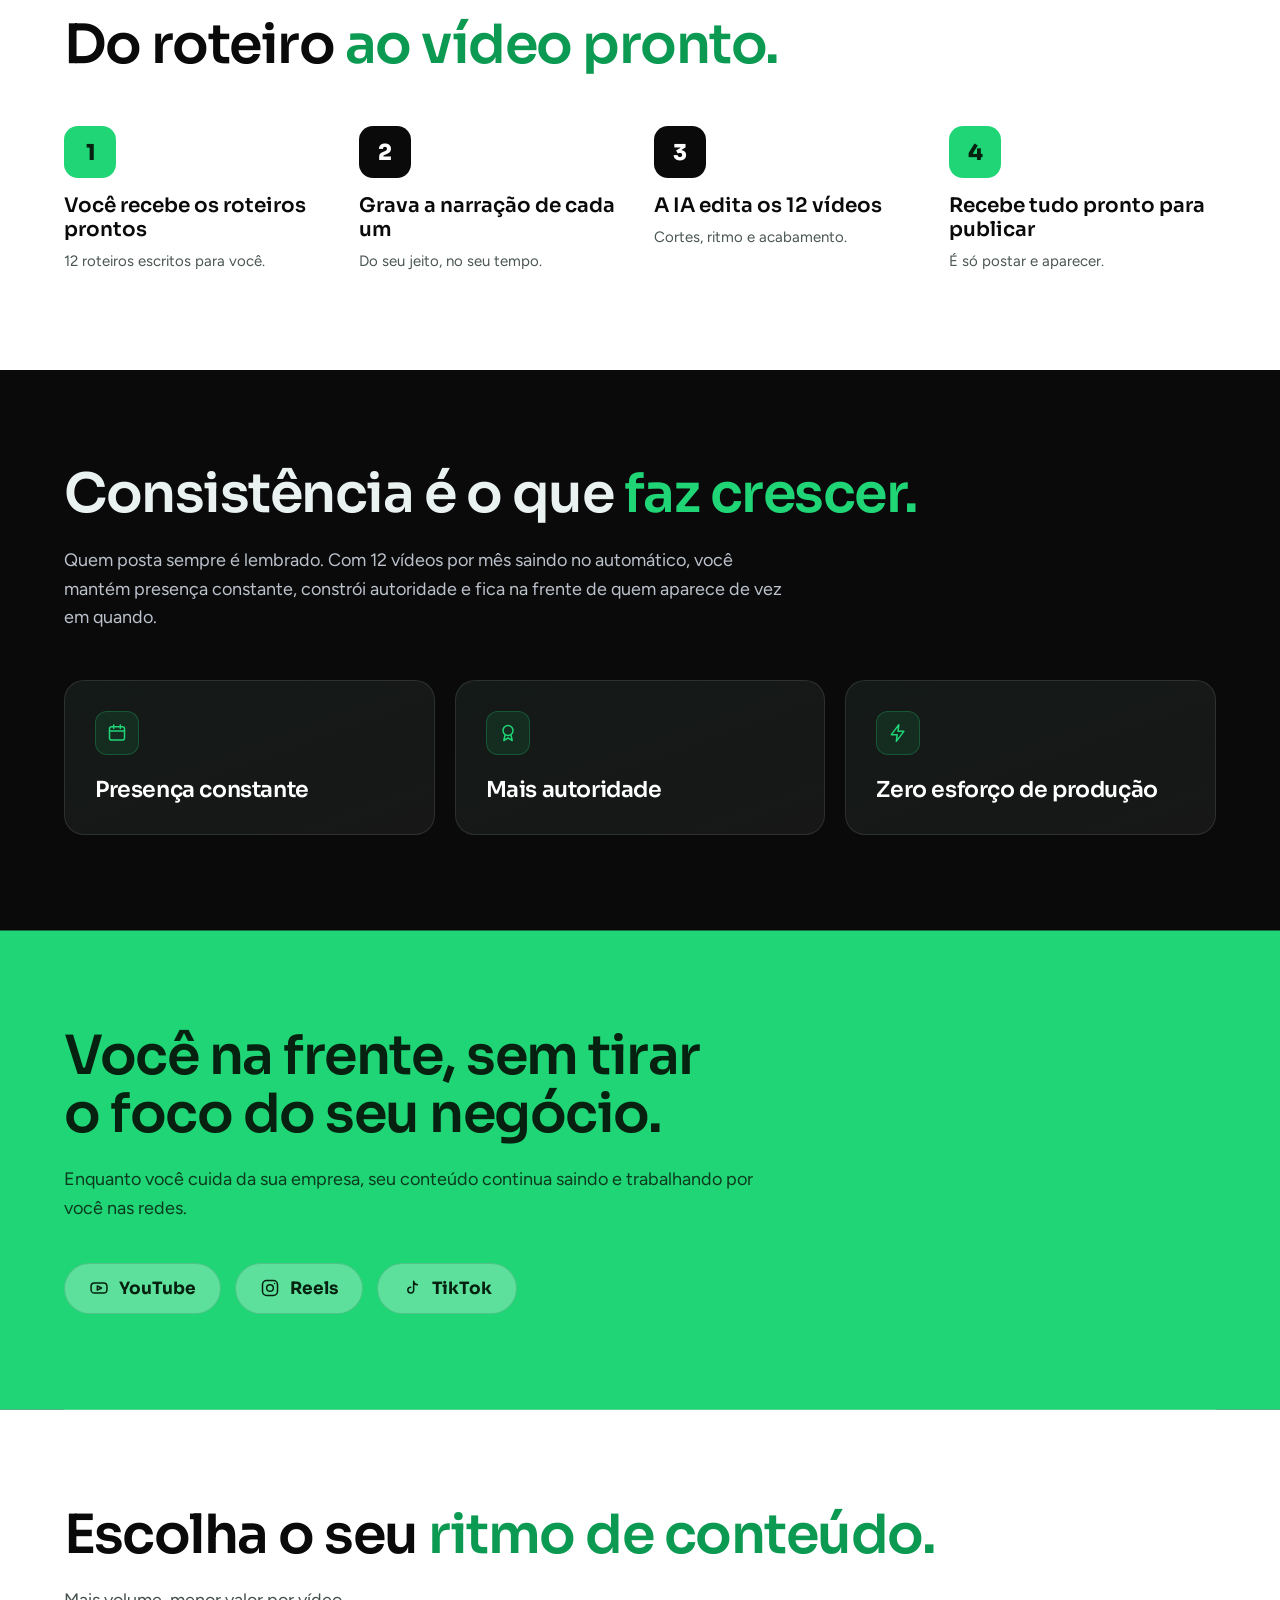
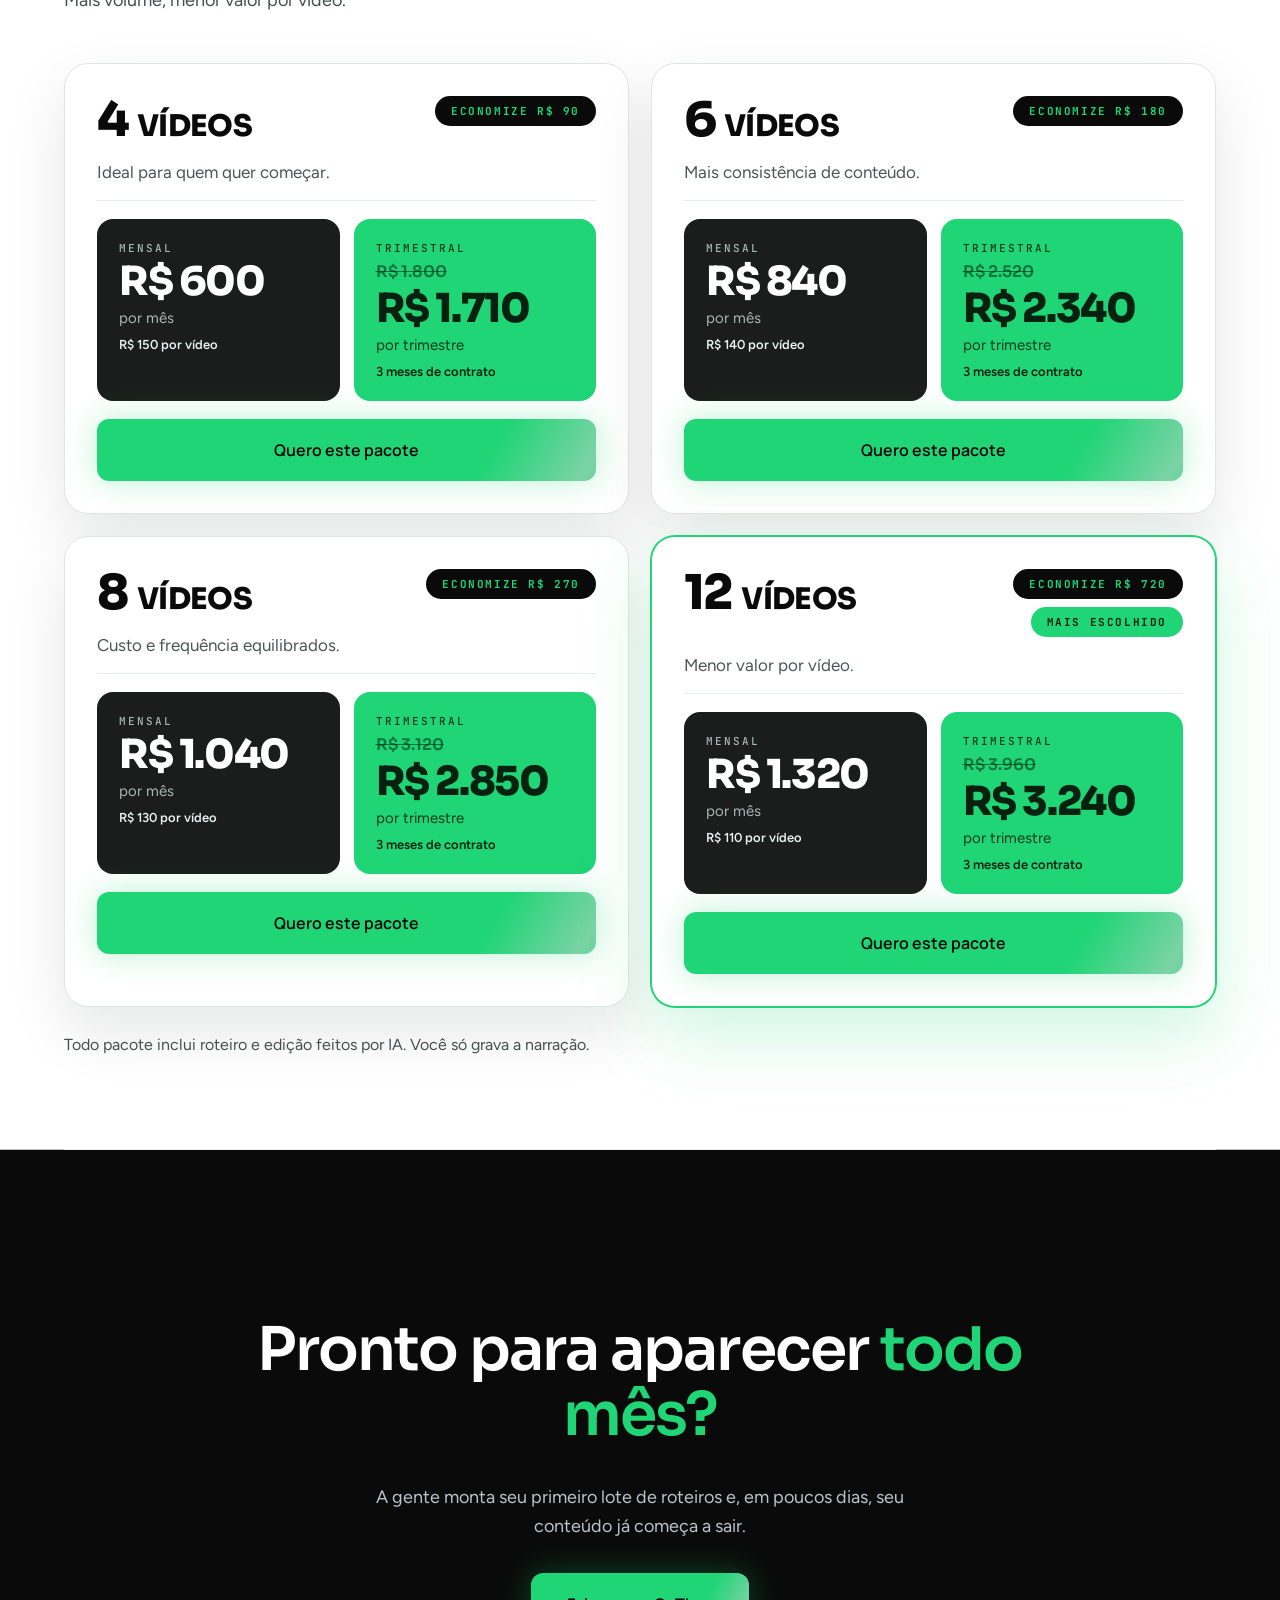
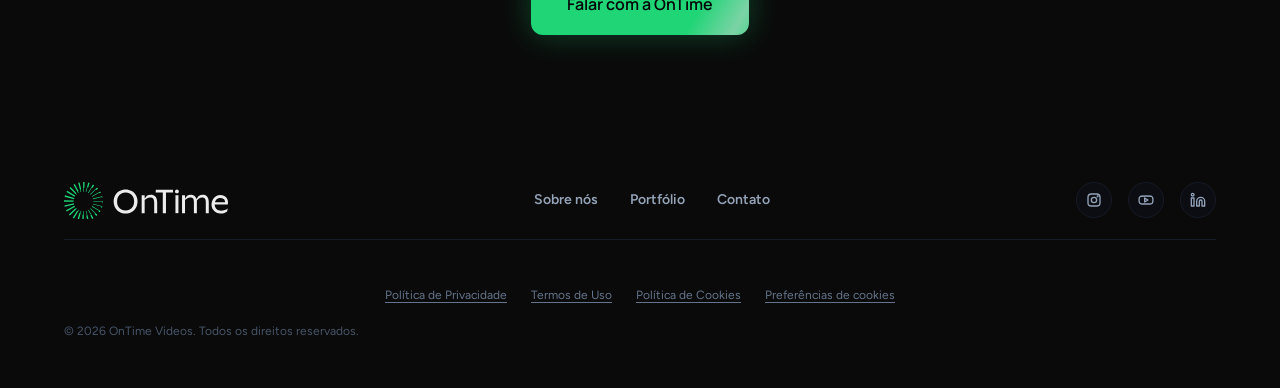
<file: conteudos-automaticos/index.html>
<!doctype html>
<html lang="pt-BR">
<head>
<meta charset="utf-8">
<meta name="viewport" content="width=device-width, initial-scale=1">
<title>Conteúdos Automáticos: Vídeos com IA todo mês, sem você produzir nada | OnTime</title>
<meta name="description" content="A OnTime escreve o roteiro e edita com inteligência artificial. Você só grava a narração e recebe de 4 a 12 vídeos por mês prontos para publicar.">
<link rel="canonical" href="https://www.ontimevideos.com/conteudos-automaticos/">
<meta name="robots" content="index,follow,max-image-preview:large">
<meta name="theme-color" content="#0a0a0a">
<meta name="color-scheme" content="dark">
<meta name="author" content="OnTime">
<meta property="og:type" content="website">
<meta property="og:site_name" content="OnTime">
<meta property="og:locale" content="pt_BR">
<meta property="og:title" content="Conteúdos Automáticos: Vídeos com IA todo mês, sem você produzir nada | OnTime">
<meta property="og:description" content="A OnTime escreve o roteiro e edita com inteligência artificial. Você só grava a narração e recebe de 4 a 12 vídeos por mês prontos para publicar.">
<meta property="og:url" content="https://www.ontimevideos.com/conteudos-automaticos/">
<meta property="og:image" content="https://www.ontimevideos.com/assets/og-image.png">
<meta property="og:image:width" content="1200">
<meta property="og:image:height" content="630">
<meta property="og:image:alt" content="OnTime: Faça seus vídeos com quem entende do assunto">
<meta name="twitter:card" content="summary_large_image">
<meta name="twitter:title" content="Conteúdos Automáticos: Vídeos com IA todo mês, sem você produzir nada | OnTime">
<meta name="twitter:description" content="A OnTime escreve o roteiro e edita com inteligência artificial. Você só grava a narração e recebe de 4 a 12 vídeos por mês prontos para publicar.">
<meta name="twitter:image" content="https://www.ontimevideos.com/assets/og-image.png">
<link rel="icon" href="../assets/favicon.svg" type="image/svg+xml">
<link rel="manifest" href="../manifest.webmanifest">
<script type="application/ld+json">{"@context":"https://schema.org","@type":"BreadcrumbList","itemListElement":[{"@type":"ListItem","position":1,"name":"Início","item":"https://www.ontimevideos.com/"},{"@type":"ListItem","position":2,"name":"Conteúdos Automáticos","item":"https://www.ontimevideos.com/conteudos-automaticos/"}]}</script>
<link rel="preconnect" href="https://fonts.googleapis.com">
<link rel="preconnect" href="https://fonts.gstatic.com" crossorigin>
<link href="https://fonts.googleapis.com/css2?family=Figtree:wght@400;600;700;800&family=JetBrains+Mono:wght@400;500&family=Manrope:wght@400;600&family=Sora:wght@200;300;400;600;800&display=swap" rel="stylesheet">
<link rel="stylesheet" href="../styles.css?v=110">
<link rel="stylesheet" href="../legal.css?v=25">
<link rel="stylesheet" href="../planejamento.css?v=4">
</head>
<body>
<script>document.documentElement.classList.add("js")</script>
<a class="skip" href="#conteudo">Pular para o conteúdo</a>
<header class="nav" id="top">
  <div class="nav__in">
    <a href="../" class="nav__logo" aria-label="OnTime"><svg xmlns="http://www.w3.org/2000/svg" viewBox="0 0 164 39" fill="none"><g fill="#1fd576"><path transform="translate(29.26 21.15)" d="M9.65 1.49L9.09 1.48C9.12 1.22 9.14 0.64 9.13 0.62L0.00 0.62L0.00 0.00L9.67 0.09L9.65 1.49Z"/><path transform="translate(0.39 23.18)" d="M9.70 1.20L0.34 3.62L0.00 2.26L9.42 0.00C9.49 0.41 9.58 0.81 9.70 1.20Z"/><path transform="translate(28.84 16.20)" d="M9.70 1.36L9.04 1.52C8.97 1.24 8.88 0.97 8.78 0.70L0.16 3.02C0.11 2.82 0.06 2.62 0.00 2.42L9.36 0.00L9.70 1.36Z"/><path transform="translate(2.06 25.73)" d="M9.10 0.98L0.68 5.75L0.00 4.52L8.33 0.00C8.39 0.20 8.46 0.40 8.53 0.60L8.79 0.45C8.89 0.63 8.99 0.81 9.10 0.98L9.10 0.98Z"/><path transform="translate(27.78 11.52)" d="M9.10 1.23L8.01 1.82C7.84 1.59 7.67 1.37 7.49 1.15L0.31 5.30C0.21 5.12 0.11 4.94 0.00 4.77L8.42 0.00L9.10 1.23L9.10 1.23Z"/><path transform="translate(4.91 28.25)" d="M7.88 0.44L0.97 7.23L0.00 6.22L6.55 0.00C6.66 0.19 6.77 0.38 6.88 0.57L7.44 0.01C7.58 0.16 7.73 0.30 7.88 0.44L7.88 0.44Z"/><path transform="translate(26.14 7.53)" d="M7.88 1.01L6.31 2.49C6.09 2.33 5.85 2.18 5.62 2.03L0.44 7.22C0.30 7.07 0.15 6.93 0.00 6.79L6.90 0.00L7.88 1.01L7.88 1.01Z"/><path transform="translate(8.76 29.87)" d="M6.12 0.31L1.20 8.65L0.00 7.93L4.38 0.79C4.52 0.96 4.68 1.13 4.83 1.29L5.58 0.00C5.75 0.11 5.93 0.21 6.12 0.31L6.12 0.31Z"/><path transform="translate(24.06 4.48)" d="M6.12 0.72L4.39 3.54C4.13 3.46 3.87 3.39 3.61 3.32L0.54 8.65C0.36 8.54 0.18 8.44 0.00 8.35L4.91 0.00L6.11 0.72L6.12 0.72Z"/><path transform="translate(0.00 20.36)" d="M9.67 1.49L0.00 1.40L0.02 0.00L9.71 0.26C9.68 0.55 9.67 1.38 9.67 1.49L9.67 1.49Z"/><path transform="translate(13.34 30.91)" d="M3.94 0.16L1.35 9.49L0.00 9.10L2.13 1.91C2.32 2.05 2.52 2.19 2.72 2.32L3.34 0.00C3.54 0.06 3.74 0.11 3.94 0.16L3.94 0.16Z"/><path transform="translate(21.66 2.60)" d="M3.94 0.39L2.64 4.75C2.38 4.75 2.12 4.75 1.86 4.76L0.60 9.49C0.40 9.43 0.20 9.38 0.00 9.34L2.59 0.00L3.94 0.39Z"/><path transform="translate(19.11 2.00)" d="M1.49 0.02L1.34 5.80C1.09 5.86 0.86 5.93 0.62 6.01L0.62 9.69C0.53 9.68 0.44 9.68 0.35 9.68C0.24 9.68 0.12 9.69 0.00 9.69L0.09 0.00L1.49 0.02Z"/><path transform="translate(18.33 31.31)" d="M1.49 0.00L1.40 9.69L0.00 9.67L0.17 3.24C0.40 3.33 0.64 3.42 0.87 3.51L0.87 0.00C0.96 0.01 1.05 0.01 1.14 0.01C1.26 0.01 1.37 0.00 1.49 0.00Z"/><path transform="translate(14.18 2.39)" d="M3.01 9.56C2.81 9.61 2.61 9.66 2.41 9.72L0.00 0.34L1.36 0.00L2.97 6.72C2.76 6.83 2.55 6.95 2.35 7.07L3.01 9.56L3.01 9.56Z"/><path transform="translate(21.75 30.89)" d="M1.65 9.72L0.44 4.64C0.70 4.68 0.96 4.71 1.22 4.73L0.00 0.16C0.20 0.12 0.40 0.06 0.59 0.00L3.01 9.38L1.65 9.72L1.65 9.72Z"/><path transform="translate(9.51 4.06)" d="M5.29 8.80C5.11 8.90 4.93 9.01 4.76 9.12L0.00 0.68L1.23 0.00L4.97 6.92C4.80 7.07 4.64 7.23 4.47 7.38L5.29 8.80L5.29 8.80Z"/><path transform="translate(24.14 29.82)" d="M4.07 9.12L2.19 5.66C2.46 5.62 2.73 5.56 2.99 5.51L0.00 0.31C0.18 0.22 0.36 0.11 0.53 0.00L5.29 8.43L4.07 9.12L4.07 9.12Z"/><path transform="translate(5.52 6.92)" d="M7.21 7.45C7.06 7.59 6.92 7.74 6.78 7.89L0.00 0.98L1.01 0.00L6.94 6.27C6.82 6.45 6.69 6.63 6.57 6.81L7.21 7.45L7.21 7.45Z"/><path transform="translate(26.21 28.19)" d="M6.20 7.89L4.35 5.93C4.60 5.81 4.85 5.67 5.09 5.54L0.00 0.44C0.15 0.30 0.30 0.15 0.44 0.00L7.21 6.92L6.20 7.89L6.20 7.89Z"/><path transform="translate(2.48 10.78)" d="M8.64 5.59C8.53 5.77 8.43 5.94 8.33 6.13L8.08 5.98L0.00 1.20L0.72 0.00L8.56 4.82C8.47 5.01 8.39 5.20 8.31 5.40L8.64 5.59L8.64 5.59Z"/><path transform="translate(27.82 26.10)" d="M7.91 6.12L6.52 5.26C6.72 5.06 6.91 4.86 7.10 4.64L0.00 0.54C0.11 0.36 0.21 0.18 0.31 0.00L8.64 4.92L7.91 6.12Z"/><path transform="translate(0.59 15.36)" d="M9.67 2.76C9.53 3.14 9.41 3.54 9.32 3.94L9.31 3.94L0.00 1.35L0.39 0.00L9.67 2.76Z"/><path transform="translate(28.87 23.70)" d="M9.09 3.94L8.24 3.69C8.36 3.43 8.47 3.17 8.58 2.90L0.00 0.60C0.06 0.40 0.11 0.20 0.15 0.00L9.47 2.59L9.09 3.94L9.09 3.94Z"/></g><g fill="#ececec"><path transform="translate(49.64 9.45)" d="M18.04 1.57C16.22 0.52 14.19 0.00 11.95 0.00C9.70 0.00 7.67 0.52 5.86 1.57C4.04 2.62 2.61 4.06 1.57 5.88C0.52 7.71 0.00 9.76 0.00 12.03C0.00 14.31 0.53 16.36 1.59 18.19C2.64 20.01 4.08 21.45 5.91 22.50C7.73 23.55 9.74 24.07 11.95 24.07C14.15 24.07 16.17 23.55 17.99 22.50C19.81 21.45 21.25 20.01 22.31 18.19C23.37 16.36 23.90 14.31 23.90 12.03C23.90 9.76 23.37 7.71 22.33 5.88C21.28 4.06 19.85 2.62 18.04 1.57L18.04 1.57ZM19.28 16.98C18.48 18.35 17.42 19.36 16.12 20.04C14.82 20.71 13.43 21.05 11.95 21.05C10.47 21.05 9.08 20.71 7.77 20.04C6.47 19.36 5.41 18.35 4.61 16.98C3.80 15.62 3.40 13.97 3.40 12.03C3.40 10.10 3.80 8.45 4.61 7.09C5.41 5.72 6.47 4.71 7.77 4.03C9.08 3.35 10.47 3.02 11.95 3.02C13.42 3.02 14.82 3.35 16.12 4.03C17.42 4.71 18.48 5.72 19.28 7.09C20.09 8.45 20.49 10.10 20.49 12.03C20.49 13.97 20.09 15.62 19.28 16.98Z"/><path transform="translate(77.67 14.86)" d="M9.19 0.00C7.80 0.00 6.60 0.28 5.50 0.75L2.98 3.69L2.98 0.36L0.00 0.36L0.00 18.30L2.98 18.30L2.98 5.26C3.97 4.19 5.85 2.63 8.51 2.63C11.03 2.63 12.52 3.91 12.52 7.78L12.52 18.30L15.50 18.30L15.50 7.53C15.50 2.13 12.73 0.00 9.19 0.00Z"/><path transform="translate(91.63 9.80)" d="M0.25 0.00L0.00 2.81L7.16 2.81L7.16 23.36L10.35 23.36L10.35 2.81L17.54 2.81L17.29 0.00L0.25 0.00Z"/><path transform="translate(111.45 15.22)" d="M2.98 0.00L0.00 0.00L0.00 17.94L2.98 17.94L2.98 0.00Z"/><path transform="translate(147.51 15.11)" d="M16.49 7.28C16.49 5.74 16.16 4.42 15.50 3.32C14.84 2.22 13.93 1.39 12.77 0.83C11.61 0.28 10.31 0.00 8.87 0.00C7.26 0.00 5.78 0.40 4.42 1.21C3.06 2.01 1.98 3.13 1.19 4.55C0.40 5.97 0.00 7.56 0.00 9.31C0.00 11.06 0.42 12.74 1.26 14.12C2.10 15.51 3.22 16.57 4.61 17.32C6.01 18.07 7.52 18.44 9.15 18.44C10.59 18.44 11.85 18.25 12.93 17.87C14.00 17.49 14.90 17.01 15.61 16.42L16.17 13.29L16.10 13.29C15.32 14.00 14.36 14.57 13.21 14.99C12.07 15.42 10.88 15.63 9.65 15.63C7.68 15.63 6.12 15.08 4.95 13.96C3.87 12.94 3.29 11.44 3.20 9.49L16.32 9.49C16.43 8.71 16.50 7.97 16.50 7.29L16.49 7.28ZM3.41 7.07C3.64 6.11 4.07 5.28 4.68 4.57C5.68 3.42 7.02 2.84 8.73 2.84C10.15 2.84 11.29 3.21 12.17 3.94C13.04 4.68 13.52 5.72 13.59 7.07L3.41 7.07L3.41 7.07Z"/><path transform="translate(110.97 9.45)" d="M1.95 3.91C3.03 3.91 3.90 3.03 3.90 1.95C3.90 0.87 3.03 0.00 1.95 0.00C0.87 0.00 0.00 0.87 0.00 1.95C0.00 3.03 0.87 3.91 1.95 3.91Z"/><path transform="translate(118.03 14.86)" d="M20.75 0.00C19.30 0.00 17.91 0.39 16.63 1.14L14.40 4.23C13.51 0.96 11.31 0.00 8.97 0.00C7.55 0.00 6.21 0.36 5.04 1.00L2.98 3.70L2.98 0.36L0.00 0.36L0.00 18.30L2.98 18.30L2.98 5.26C4.01 4.19 5.64 2.63 8.51 2.63C10.71 2.63 11.88 3.55 11.88 7.28L11.88 18.30L14.86 18.30L14.86 5.59C15.87 4.29 17.66 2.63 20.32 2.63C22.20 2.63 23.77 3.45 23.77 7.28L23.77 18.30L26.75 18.30L26.75 7.03C26.75 1.63 23.66 0.00 20.75 0.00L20.75 0.00Z"/></g></svg></a>
    <nav class="nav__links" aria-label="Principal">
      <a href="../">Início</a>
      <a href="../portfolio/">Portfólio</a>
      <a href="../#depoimentos">Depoimentos</a>
      <a href="#contato">Contato</a>
    </nav>
    <a href="https://api.whatsapp.com/send/?phone=14693275704&amp;text=Vim+pelo+site+da+OnTime+e+quero+saber+mais+sobre+as+edi%C3%A7%C3%B5es&amp;type=phone_number&amp;app_absent=0" class="nav__cta" target="_blank" rel="noopener noreferrer">Entre em contato</a>
  </div>
</header>

<main id="conteudo" tabindex="-1">
  <section class="pe-hero wrap">
    <span class="rec"><i></i>PROPOSTA · ONTIME VÍDEOS</span>
    <h1>Conteúdos <span class="g">Automáticos.</span></h1>
    <p class="pe-hero__sub">Conteúdo todo mês, sem você precisar produzir nada.</p>
    <div class="pe-hero__ctas">
      <a href="https://api.whatsapp.com/send/?phone=14693275704&amp;text=Vim+pelo+site+da+OnTime+e+quero+saber+mais+sobre+os+Conte%C3%BAdos+Autom%C3%A1ticos&amp;type=phone_number&amp;app_absent=0" class="btn btn--grad" target="_blank" rel="noopener noreferrer">Falar com a OnTime</a>
      <a href="#pacotes" class="btn btn--outline">Ver pacotes</a>
    </div>
    <div class="pe-rings" aria-hidden="true"><i></i><i></i><i></i><b></b></div>
  </section>

  <section class="pe-sec wrap light" aria-labelledby="ca-problema">
    <header class="pe-head reveal"><h2 id="ca-problema">Você sabe que precisa postar.<br><span class="g">Mas não tem tempo.</span></h2>
    <p>Produzir conteúdo com consistência exige roteiro, gravação e edição, toda semana. Sem tempo nem equipe, a maioria desiste e some das redes. E quem some, perde espaço para a concorrência.</p></header>
    <div class="pe-c3"><article class="pe-card reveal"><span class="pe-ico"><svg width="20" height="20" viewBox="0 0 24 24" fill="none" stroke="currentColor" stroke-width="1.8" stroke-linecap="round" stroke-linejoin="round" aria-hidden="true"><circle cx="12" cy="12" r="9"/><path d="M12 7v5l3 2"/></svg></span><h3>Sem tempo</h3><p>A rotina não cabe mais uma tarefa semanal.</p></article><article class="pe-card reveal"><span class="pe-ico"><svg width="20" height="20" viewBox="0 0 24 24" fill="none" stroke="currentColor" stroke-width="1.8" stroke-linecap="round" stroke-linejoin="round" aria-hidden="true"><circle cx="12" cy="8" r="4"/><path d="M4 21a8 8 0 0 1 16 0"/></svg></span><h3>Sem equipe</h3><p>Roteiro, gravação e edição em uma pessoa só.</p></article><article class="pe-card reveal"><span class="pe-ico"><svg width="20" height="20" viewBox="0 0 24 24" fill="none" stroke="currentColor" stroke-width="1.8" stroke-linecap="round" stroke-linejoin="round" aria-hidden="true"><path d="m3 17 6-6 4 4 8-8M15 7h6v6"/></svg></span><h3>Sem consistência</h3><p>Posta, some, volta, e o alcance nunca cresce.</p></article></div>
  </section>

  <section class="pe-sec wrap" aria-labelledby="ca-solucao">
    <header class="pe-head reveal"><h2 id="ca-solucao">Seu conteúdo <span class="g">no automático.</span></h2>
    <p>A gente cuida do roteiro e da edição com inteligência artificial. Você só grava a narração. Todo mês seu conteúdo sai, sem você ter que pensar em produção.</p></header>
    <div class="pe-flow ca-flow"><article class="pe-flow__c reveal"><span class="pe-ico"><svg width="20" height="20" viewBox="0 0 24 24" fill="none" stroke="currentColor" stroke-width="1.8" stroke-linecap="round" stroke-linejoin="round" aria-hidden="true"><path d="M14 3H7a2 2 0 0 0-2 2v14a2 2 0 0 0 2 2h10a2 2 0 0 0 2-2V8z"/><path d="M14 3v5h5M9 13h6M9 17h6"/></svg></span><h3>Recebe o roteiro</h3></article><span class="pe-flow__a" aria-hidden="true"><svg width="16" height="16" viewBox="0 0 24 24" fill="none" stroke="currentColor" stroke-width="1.8" stroke-linecap="round" stroke-linejoin="round" aria-hidden="true"><path d="m9 6 6 6-6 6"/></svg></span><article class="pe-flow__c reveal"><span class="pe-ico"><svg width="20" height="20" viewBox="0 0 24 24" fill="none" stroke="currentColor" stroke-width="1.8" stroke-linecap="round" stroke-linejoin="round" aria-hidden="true"><rect x="9" y="3" width="6" height="11" rx="3"/><path d="M5 11a7 7 0 0 0 14 0M12 18v3"/></svg></span><h3>Grava a narração</h3></article><span class="pe-flow__a" aria-hidden="true"><svg width="16" height="16" viewBox="0 0 24 24" fill="none" stroke="currentColor" stroke-width="1.8" stroke-linecap="round" stroke-linejoin="round" aria-hidden="true"><path d="m9 6 6 6-6 6"/></svg></span><article class="pe-flow__c reveal"><span class="pe-ico"><svg width="20" height="20" viewBox="0 0 24 24" fill="none" stroke="currentColor" stroke-width="1.8" stroke-linecap="round" stroke-linejoin="round" aria-hidden="true"><path d="M4 20h4L19 9a2.8 2.8 0 0 0-4-4L4 16z"/><path d="m13.5 6.5 4 4"/></svg></span><h3>A gente edita</h3></article><span class="pe-flow__a" aria-hidden="true"><svg width="16" height="16" viewBox="0 0 24 24" fill="none" stroke="currentColor" stroke-width="1.8" stroke-linecap="round" stroke-linejoin="round" aria-hidden="true"><path d="m9 6 6 6-6 6"/></svg></span><article class="pe-flow__c reveal pe-flow__last"><span class="pe-ico"><svg width="20" height="20" viewBox="0 0 24 24" fill="none" stroke="currentColor" stroke-width="1.8" stroke-linecap="round" stroke-linejoin="round" aria-hidden="true"><path d="m4.5 12.5 5 5 10-11"/></svg></span><h3>Conteúdo pronto</h3></article></div>
  </section>

  <section class="pe-sec wrap light" aria-labelledby="ca-recebe">
    <header class="pe-head reveal"><h2 id="ca-recebe">12 vídeos por mês, <span class="g">prontos para publicar.</span></h2></header>
    <div class="ca-stats">
      <article class="ca-stat reveal"><strong class="pe-n pe-n--g" data-count="12">12</strong><div><h3>roteiros</h3><p>/ mês</p></div></article>
      <article class="ca-stat reveal"><strong class="pe-n pe-n--b" data-count="12">12</strong><div><h3>edições</h3><p>/ mês</p></div></article>
    </div>
    <div class="ca-line reveal"><p>Conteúdo constante para manter sua presença e sua autoridade.</p><span class="ca-ai"><svg width="18" height="18" viewBox="0 0 24 24" fill="none" stroke="currentColor" stroke-width="1.8" stroke-linecap="round" stroke-linejoin="round" aria-hidden="true"><path d="M12 3l1.9 5.1L19 10l-5.1 1.9L12 17l-1.9-5.1L5 10l5.1-1.9z"/><path d="M19 16l.8 2.2L22 19l-2.2.8L19 22l-.8-2.2L16 19l2.2-.8z"/></svg>Tudo feito por IA</span></div>
  </section>

  <section class="pe-sec wrap" aria-labelledby="ca-esforco">
    <header class="pe-head reveal"><h2 id="ca-esforco">Seu único trabalho: <span class="g">falar.</span></h2>
    <p>Nada de roteirizar, editar ou aprender ferramenta. A gente manda o roteiro pronto, você grava a narração e recebe os vídeos editados. Simples assim.</p></header>
    <div class="ca-trio">
      <article class="ca-side reveal"><span class="ca-side__k">FEITO PARA VOCÊ</span><h3>Roteiro</h3><p>A gente escreve.</p></article>
      <article class="ca-mid reveal"><span class="ca-mid__ico"><svg width="20" height="20" viewBox="0 0 24 24" fill="none" stroke="currentColor" stroke-width="1.8" stroke-linecap="round" stroke-linejoin="round" aria-hidden="true"><rect x="9" y="3" width="6" height="11" rx="3"/><path d="M5 11a7 7 0 0 0 14 0M12 18v3"/></svg></span><h3>Você só grava<br>a narração.</h3></article>
      <article class="ca-side reveal"><span class="ca-side__k">FEITO PARA VOCÊ</span><h3>Edição</h3><p>A IA edita.</p></article>
    </div>
  </section>

  <section class="pe-sec wrap light" aria-labelledby="ca-como">
    <header class="pe-head reveal"><h2 id="ca-como">Do roteiro <span class="g">ao vídeo pronto.</span></h2></header>
    <ol class="pe-steps ca-steps"><li class="reveal is-g"><b>1</b><h3>Você recebe os roteiros prontos</h3><p>12 roteiros escritos para você.</p></li><li class="reveal"><b>2</b><h3>Grava a narração de cada um</h3><p>Do seu jeito, no seu tempo.</p></li><li class="reveal"><b>3</b><h3>A IA edita os 12 vídeos</h3><p>Cortes, ritmo e acabamento.</p></li><li class="reveal is-g"><b>4</b><h3>Recebe tudo pronto para publicar</h3><p>É só postar e aparecer.</p></li></ol>
  </section>

  <section class="pe-sec wrap" aria-labelledby="ca-porque">
    <header class="pe-head reveal"><h2 id="ca-porque">Consistência é o que <span class="g">faz crescer.</span></h2>
    <p>Quem posta sempre é lembrado. Com 12 vídeos por mês saindo no automático, você mantém presença constante, constrói autoridade e fica na frente de quem aparece de vez em quando.</p></header>
    <div class="pe-c3"><article class="pe-card reveal"><span class="pe-ico"><svg width="20" height="20" viewBox="0 0 24 24" fill="none" stroke="currentColor" stroke-width="1.8" stroke-linecap="round" stroke-linejoin="round" aria-hidden="true"><rect x="3" y="4.5" width="18" height="16" rx="2.5"/><path d="M3 9.5h18M8 2.5v4M16 2.5v4"/></svg></span><h3>Presença constante</h3></article><article class="pe-card reveal"><span class="pe-ico"><svg width="20" height="20" viewBox="0 0 24 24" fill="none" stroke="currentColor" stroke-width="1.8" stroke-linecap="round" stroke-linejoin="round" aria-hidden="true"><circle cx="12" cy="9" r="6"/><path d="m8.5 14-1.5 7 5-3 5 3-1.5-7"/></svg></span><h3>Mais autoridade</h3></article><article class="pe-card reveal"><span class="pe-ico"><svg width="20" height="20" viewBox="0 0 24 24" fill="none" stroke="currentColor" stroke-width="1.8" stroke-linecap="round" stroke-linejoin="round" aria-hidden="true"><path d="M13 2 4 14h7l-1 8 9-12h-7z"/></svg></span><h3>Zero esforço de produção</h3></article></div>
  </section>

  <section class="pe-sec wrap pe-green" aria-labelledby="ca-resultado">
    <header class="pe-head reveal"><h2 id="ca-resultado">Você na frente, sem tirar<br>o foco do seu negócio.</h2>
    <p>Enquanto você cuida da sua empresa, seu conteúdo continua saindo e trabalhando por você nas redes.</p></header>
    <div class="ca-chips reveal"><span><svg width="20" height="20" viewBox="0 0 24 24" fill="none" stroke="currentColor" stroke-width="1.8" stroke-linecap="round" stroke-linejoin="round" aria-hidden="true"><rect x="2.5" y="6" width="19" height="12" rx="4"/><path d="m10 9.5 5 2.5-5 2.5z"/></svg>YouTube</span><span><svg width="20" height="20" viewBox="0 0 24 24" fill="none" stroke="currentColor" stroke-width="1.8" stroke-linecap="round" stroke-linejoin="round" aria-hidden="true"><rect x="3" y="3" width="18" height="18" rx="5"/><circle cx="12" cy="12" r="4"/><path d="M17.5 6.5h.01"/></svg>Reels</span><span><svg width="20" height="20" viewBox="0 0 24 24" fill="none" stroke="currentColor" stroke-width="1.8" stroke-linecap="round" stroke-linejoin="round" aria-hidden="true"><path d="M14 4v10.5a3.5 3.5 0 1 1-3.5-3.5M14 4c.4 2.4 2 4 4.5 4.2"/></svg>TikTok</span></div>
  </section>

  <section class="pe-sec wrap light" id="pacotes" aria-labelledby="ca-pacotes">
    <header class="pe-head reveal"><h2 id="ca-pacotes">Escolha o seu <span class="g">ritmo de conteúdo.</span></h2>
    <p>Mais volume, menor valor por vídeo.</p></header>
    <div class="ca-plans"><article class="ca-plan reveal"><div class="ca-plan__top"><h3>4 <span>VÍDEOS</span></h3><div class="ca-tags"><span class="ca-eco">ECONOMIZE R$ 90</span></div></div><p class="ca-plan__d">Ideal para quem quer começar.</p><div class="ca-boxes"><div class="ca-box"><span class="ca-box__k">MENSAL</span><strong>R$ 600</strong><small>por mês</small><em>R$ 150 por vídeo</em></div><div class="ca-box ca-box--g"><span class="ca-box__k">TRIMESTRAL</span><s>R$ 1.800</s><strong>R$ 1.710</strong><small>por trimestre</small><em>3 meses de contrato</em></div></div><a href="https://api.whatsapp.com/send/?phone=14693275704&amp;text=Vim+pelo+site+da+OnTime+e+quero+o+pacote+de+4+v%C3%ADdeos+de+Conte%C3%BAdos+Autom%C3%A1ticos&amp;type=phone_number&amp;app_absent=0" class="btn btn--grad" target="_blank" rel="noopener noreferrer">Quero este pacote</a></article><article class="ca-plan reveal"><div class="ca-plan__top"><h3>6 <span>VÍDEOS</span></h3><div class="ca-tags"><span class="ca-eco">ECONOMIZE R$ 180</span></div></div><p class="ca-plan__d">Mais consistência de conteúdo.</p><div class="ca-boxes"><div class="ca-box"><span class="ca-box__k">MENSAL</span><strong>R$ 840</strong><small>por mês</small><em>R$ 140 por vídeo</em></div><div class="ca-box ca-box--g"><span class="ca-box__k">TRIMESTRAL</span><s>R$ 2.520</s><strong>R$ 2.340</strong><small>por trimestre</small><em>3 meses de contrato</em></div></div><a href="https://api.whatsapp.com/send/?phone=14693275704&amp;text=Vim+pelo+site+da+OnTime+e+quero+o+pacote+de+6+v%C3%ADdeos+de+Conte%C3%BAdos+Autom%C3%A1ticos&amp;type=phone_number&amp;app_absent=0" class="btn btn--grad" target="_blank" rel="noopener noreferrer">Quero este pacote</a></article><article class="ca-plan reveal"><div class="ca-plan__top"><h3>8 <span>VÍDEOS</span></h3><div class="ca-tags"><span class="ca-eco">ECONOMIZE R$ 270</span></div></div><p class="ca-plan__d">Custo e frequência equilibrados.</p><div class="ca-boxes"><div class="ca-box"><span class="ca-box__k">MENSAL</span><strong>R$ 1.040</strong><small>por mês</small><em>R$ 130 por vídeo</em></div><div class="ca-box ca-box--g"><span class="ca-box__k">TRIMESTRAL</span><s>R$ 3.120</s><strong>R$ 2.850</strong><small>por trimestre</small><em>3 meses de contrato</em></div></div><a href="https://api.whatsapp.com/send/?phone=14693275704&amp;text=Vim+pelo+site+da+OnTime+e+quero+o+pacote+de+8+v%C3%ADdeos+de+Conte%C3%BAdos+Autom%C3%A1ticos&amp;type=phone_number&amp;app_absent=0" class="btn btn--grad" target="_blank" rel="noopener noreferrer">Quero este pacote</a></article><article class="ca-plan ca-plan--best reveal"><div class="ca-plan__top"><h3>12 <span>VÍDEOS</span></h3><div class="ca-tags"><span class="ca-eco">ECONOMIZE R$ 720</span><span class="ca-best">MAIS ESCOLHIDO</span></div></div><p class="ca-plan__d">Menor valor por vídeo.</p><div class="ca-boxes"><div class="ca-box"><span class="ca-box__k">MENSAL</span><strong>R$ 1.320</strong><small>por mês</small><em>R$ 110 por vídeo</em></div><div class="ca-box ca-box--g"><span class="ca-box__k">TRIMESTRAL</span><s>R$ 3.960</s><strong>R$ 3.240</strong><small>por trimestre</small><em>3 meses de contrato</em></div></div><a href="https://api.whatsapp.com/send/?phone=14693275704&amp;text=Vim+pelo+site+da+OnTime+e+quero+o+pacote+de+12+v%C3%ADdeos+de+Conte%C3%BAdos+Autom%C3%A1ticos&amp;type=phone_number&amp;app_absent=0" class="btn btn--grad" target="_blank" rel="noopener noreferrer">Quero este pacote</a></article></div>
    <p class="ca-note reveal">Todo pacote inclui roteiro e edição feitos por IA. Você só grava a narração.</p>
  </section>

  <section class="pe-sec wrap pe-final" id="contato" aria-labelledby="ca-fim">
    <h2 class="pe-final__t reveal" id="ca-fim">Pronto para aparecer <span class="g">todo mês?</span></h2>
    <p class="ca-final__p reveal">A gente monta seu primeiro lote de roteiros e, em poucos dias, seu conteúdo já começa a sair.</p>
    <a href="https://api.whatsapp.com/send/?phone=14693275704&amp;text=Vim+pelo+site+da+OnTime+e+quero+saber+mais+sobre+os+Conte%C3%BAdos+Autom%C3%A1ticos&amp;type=phone_number&amp;app_absent=0" class="btn btn--grad reveal" target="_blank" rel="noopener noreferrer">Falar com a OnTime</a>
  </section>
</main>

<footer class="footer reveal">
  <div class="wrap">
    <div class="footer__top">
      <a href="../" class="nav__logo" aria-label="OnTime"><svg xmlns="http://www.w3.org/2000/svg" viewBox="0 0 164 39" fill="none"><g fill="#1fd576"><path transform="translate(29.26 21.15)" d="M9.65 1.49L9.09 1.48C9.12 1.22 9.14 0.64 9.13 0.62L0.00 0.62L0.00 0.00L9.67 0.09L9.65 1.49Z"/><path transform="translate(0.39 23.18)" d="M9.70 1.20L0.34 3.62L0.00 2.26L9.42 0.00C9.49 0.41 9.58 0.81 9.70 1.20Z"/><path transform="translate(28.84 16.20)" d="M9.70 1.36L9.04 1.52C8.97 1.24 8.88 0.97 8.78 0.70L0.16 3.02C0.11 2.82 0.06 2.62 0.00 2.42L9.36 0.00L9.70 1.36Z"/><path transform="translate(2.06 25.73)" d="M9.10 0.98L0.68 5.75L0.00 4.52L8.33 0.00C8.39 0.20 8.46 0.40 8.53 0.60L8.79 0.45C8.89 0.63 8.99 0.81 9.10 0.98L9.10 0.98Z"/><path transform="translate(27.78 11.52)" d="M9.10 1.23L8.01 1.82C7.84 1.59 7.67 1.37 7.49 1.15L0.31 5.30C0.21 5.12 0.11 4.94 0.00 4.77L8.42 0.00L9.10 1.23L9.10 1.23Z"/><path transform="translate(4.91 28.25)" d="M7.88 0.44L0.97 7.23L0.00 6.22L6.55 0.00C6.66 0.19 6.77 0.38 6.88 0.57L7.44 0.01C7.58 0.16 7.73 0.30 7.88 0.44L7.88 0.44Z"/><path transform="translate(26.14 7.53)" d="M7.88 1.01L6.31 2.49C6.09 2.33 5.85 2.18 5.62 2.03L0.44 7.22C0.30 7.07 0.15 6.93 0.00 6.79L6.90 0.00L7.88 1.01L7.88 1.01Z"/><path transform="translate(8.76 29.87)" d="M6.12 0.31L1.20 8.65L0.00 7.93L4.38 0.79C4.52 0.96 4.68 1.13 4.83 1.29L5.58 0.00C5.75 0.11 5.93 0.21 6.12 0.31L6.12 0.31Z"/><path transform="translate(24.06 4.48)" d="M6.12 0.72L4.39 3.54C4.13 3.46 3.87 3.39 3.61 3.32L0.54 8.65C0.36 8.54 0.18 8.44 0.00 8.35L4.91 0.00L6.11 0.72L6.12 0.72Z"/><path transform="translate(0.00 20.36)" d="M9.67 1.49L0.00 1.40L0.02 0.00L9.71 0.26C9.68 0.55 9.67 1.38 9.67 1.49L9.67 1.49Z"/><path transform="translate(13.34 30.91)" d="M3.94 0.16L1.35 9.49L0.00 9.10L2.13 1.91C2.32 2.05 2.52 2.19 2.72 2.32L3.34 0.00C3.54 0.06 3.74 0.11 3.94 0.16L3.94 0.16Z"/><path transform="translate(21.66 2.60)" d="M3.94 0.39L2.64 4.75C2.38 4.75 2.12 4.75 1.86 4.76L0.60 9.49C0.40 9.43 0.20 9.38 0.00 9.34L2.59 0.00L3.94 0.39Z"/><path transform="translate(19.11 2.00)" d="M1.49 0.02L1.34 5.80C1.09 5.86 0.86 5.93 0.62 6.01L0.62 9.69C0.53 9.68 0.44 9.68 0.35 9.68C0.24 9.68 0.12 9.69 0.00 9.69L0.09 0.00L1.49 0.02Z"/><path transform="translate(18.33 31.31)" d="M1.49 0.00L1.40 9.69L0.00 9.67L0.17 3.24C0.40 3.33 0.64 3.42 0.87 3.51L0.87 0.00C0.96 0.01 1.05 0.01 1.14 0.01C1.26 0.01 1.37 0.00 1.49 0.00Z"/><path transform="translate(14.18 2.39)" d="M3.01 9.56C2.81 9.61 2.61 9.66 2.41 9.72L0.00 0.34L1.36 0.00L2.97 6.72C2.76 6.83 2.55 6.95 2.35 7.07L3.01 9.56L3.01 9.56Z"/><path transform="translate(21.75 30.89)" d="M1.65 9.72L0.44 4.64C0.70 4.68 0.96 4.71 1.22 4.73L0.00 0.16C0.20 0.12 0.40 0.06 0.59 0.00L3.01 9.38L1.65 9.72L1.65 9.72Z"/><path transform="translate(9.51 4.06)" d="M5.29 8.80C5.11 8.90 4.93 9.01 4.76 9.12L0.00 0.68L1.23 0.00L4.97 6.92C4.80 7.07 4.64 7.23 4.47 7.38L5.29 8.80L5.29 8.80Z"/><path transform="translate(24.14 29.82)" d="M4.07 9.12L2.19 5.66C2.46 5.62 2.73 5.56 2.99 5.51L0.00 0.31C0.18 0.22 0.36 0.11 0.53 0.00L5.29 8.43L4.07 9.12L4.07 9.12Z"/><path transform="translate(5.52 6.92)" d="M7.21 7.45C7.06 7.59 6.92 7.74 6.78 7.89L0.00 0.98L1.01 0.00L6.94 6.27C6.82 6.45 6.69 6.63 6.57 6.81L7.21 7.45L7.21 7.45Z"/><path transform="translate(26.21 28.19)" d="M6.20 7.89L4.35 5.93C4.60 5.81 4.85 5.67 5.09 5.54L0.00 0.44C0.15 0.30 0.30 0.15 0.44 0.00L7.21 6.92L6.20 7.89L6.20 7.89Z"/><path transform="translate(2.48 10.78)" d="M8.64 5.59C8.53 5.77 8.43 5.94 8.33 6.13L8.08 5.98L0.00 1.20L0.72 0.00L8.56 4.82C8.47 5.01 8.39 5.20 8.31 5.40L8.64 5.59L8.64 5.59Z"/><path transform="translate(27.82 26.10)" d="M7.91 6.12L6.52 5.26C6.72 5.06 6.91 4.86 7.10 4.64L0.00 0.54C0.11 0.36 0.21 0.18 0.31 0.00L8.64 4.92L7.91 6.12Z"/><path transform="translate(0.59 15.36)" d="M9.67 2.76C9.53 3.14 9.41 3.54 9.32 3.94L9.31 3.94L0.00 1.35L0.39 0.00L9.67 2.76Z"/><path transform="translate(28.87 23.70)" d="M9.09 3.94L8.24 3.69C8.36 3.43 8.47 3.17 8.58 2.90L0.00 0.60C0.06 0.40 0.11 0.20 0.15 0.00L9.47 2.59L9.09 3.94L9.09 3.94Z"/></g><g fill="#ececec"><path transform="translate(49.64 9.45)" d="M18.04 1.57C16.22 0.52 14.19 0.00 11.95 0.00C9.70 0.00 7.67 0.52 5.86 1.57C4.04 2.62 2.61 4.06 1.57 5.88C0.52 7.71 0.00 9.76 0.00 12.03C0.00 14.31 0.53 16.36 1.59 18.19C2.64 20.01 4.08 21.45 5.91 22.50C7.73 23.55 9.74 24.07 11.95 24.07C14.15 24.07 16.17 23.55 17.99 22.50C19.81 21.45 21.25 20.01 22.31 18.19C23.37 16.36 23.90 14.31 23.90 12.03C23.90 9.76 23.37 7.71 22.33 5.88C21.28 4.06 19.85 2.62 18.04 1.57L18.04 1.57ZM19.28 16.98C18.48 18.35 17.42 19.36 16.12 20.04C14.82 20.71 13.43 21.05 11.95 21.05C10.47 21.05 9.08 20.71 7.77 20.04C6.47 19.36 5.41 18.35 4.61 16.98C3.80 15.62 3.40 13.97 3.40 12.03C3.40 10.10 3.80 8.45 4.61 7.09C5.41 5.72 6.47 4.71 7.77 4.03C9.08 3.35 10.47 3.02 11.95 3.02C13.42 3.02 14.82 3.35 16.12 4.03C17.42 4.71 18.48 5.72 19.28 7.09C20.09 8.45 20.49 10.10 20.49 12.03C20.49 13.97 20.09 15.62 19.28 16.98Z"/><path transform="translate(77.67 14.86)" d="M9.19 0.00C7.80 0.00 6.60 0.28 5.50 0.75L2.98 3.69L2.98 0.36L0.00 0.36L0.00 18.30L2.98 18.30L2.98 5.26C3.97 4.19 5.85 2.63 8.51 2.63C11.03 2.63 12.52 3.91 12.52 7.78L12.52 18.30L15.50 18.30L15.50 7.53C15.50 2.13 12.73 0.00 9.19 0.00Z"/><path transform="translate(91.63 9.80)" d="M0.25 0.00L0.00 2.81L7.16 2.81L7.16 23.36L10.35 23.36L10.35 2.81L17.54 2.81L17.29 0.00L0.25 0.00Z"/><path transform="translate(111.45 15.22)" d="M2.98 0.00L0.00 0.00L0.00 17.94L2.98 17.94L2.98 0.00Z"/><path transform="translate(147.51 15.11)" d="M16.49 7.28C16.49 5.74 16.16 4.42 15.50 3.32C14.84 2.22 13.93 1.39 12.77 0.83C11.61 0.28 10.31 0.00 8.87 0.00C7.26 0.00 5.78 0.40 4.42 1.21C3.06 2.01 1.98 3.13 1.19 4.55C0.40 5.97 0.00 7.56 0.00 9.31C0.00 11.06 0.42 12.74 1.26 14.12C2.10 15.51 3.22 16.57 4.61 17.32C6.01 18.07 7.52 18.44 9.15 18.44C10.59 18.44 11.85 18.25 12.93 17.87C14.00 17.49 14.90 17.01 15.61 16.42L16.17 13.29L16.10 13.29C15.32 14.00 14.36 14.57 13.21 14.99C12.07 15.42 10.88 15.63 9.65 15.63C7.68 15.63 6.12 15.08 4.95 13.96C3.87 12.94 3.29 11.44 3.20 9.49L16.32 9.49C16.43 8.71 16.50 7.97 16.50 7.29L16.49 7.28ZM3.41 7.07C3.64 6.11 4.07 5.28 4.68 4.57C5.68 3.42 7.02 2.84 8.73 2.84C10.15 2.84 11.29 3.21 12.17 3.94C13.04 4.68 13.52 5.72 13.59 7.07L3.41 7.07L3.41 7.07Z"/><path transform="translate(110.97 9.45)" d="M1.95 3.91C3.03 3.91 3.90 3.03 3.90 1.95C3.90 0.87 3.03 0.00 1.95 0.00C0.87 0.00 0.00 0.87 0.00 1.95C0.00 3.03 0.87 3.91 1.95 3.91Z"/><path transform="translate(118.03 14.86)" d="M20.75 0.00C19.30 0.00 17.91 0.39 16.63 1.14L14.40 4.23C13.51 0.96 11.31 0.00 8.97 0.00C7.55 0.00 6.21 0.36 5.04 1.00L2.98 3.70L2.98 0.36L0.00 0.36L0.00 18.30L2.98 18.30L2.98 5.26C4.01 4.19 5.64 2.63 8.51 2.63C10.71 2.63 11.88 3.55 11.88 7.28L11.88 18.30L14.86 18.30L14.86 5.59C15.87 4.29 17.66 2.63 20.32 2.63C22.20 2.63 23.77 3.45 23.77 7.28L23.77 18.30L26.75 18.30L26.75 7.03C26.75 1.63 23.66 0.00 20.75 0.00L20.75 0.00Z"/></g></svg></a>
      <nav class="footer__links" aria-label="Rodapé">
        <a href="../">Sobre nós</a><a href="../portfolio/">Portfólio</a><a href="#contato">Contato</a>
      </nav>
      <div class="socials">
        <a href="https://www.instagram.com/ontime.videos/" target="_blank" rel="noopener noreferrer" aria-label="Instagram"><svg width="16" height="16" viewBox="0 0 24 24" fill="none" stroke="#94a3b8" stroke-width="2" stroke-linecap="round" stroke-linejoin="round"><rect x="3" y="3" width="18" height="18" rx="5"/><circle cx="12" cy="12" r="4"/><circle cx="17.5" cy="6.5" r=".6" fill="#94a3b8"/></svg></a>
        <a href="#" aria-label="YouTube"><svg width="16" height="16" viewBox="0 0 24 24" fill="none" stroke="#94a3b8" stroke-width="2" stroke-linecap="round" stroke-linejoin="round"><path d="M22 8.5a3 3 0 0 0-2-2.1C18 6 12 6 12 6s-6 0-8 .4A3 3 0 0 0 2 8.5 31 31 0 0 0 1.6 12 31 31 0 0 0 2 15.5a3 3 0 0 0 2 2.1c2 .4 8 .4 8 .4s6 0 8-.4a3 3 0 0 0 2-2.1 31 31 0 0 0 .4-3.5 31 31 0 0 0-.4-3.5z"/><path d="M10 9l5 3-5 3z"/></svg></a>
        <a href="#" aria-label="LinkedIn"><svg width="16" height="16" viewBox="0 0 24 24" fill="none" stroke="#94a3b8" stroke-width="2" stroke-linecap="round" stroke-linejoin="round"><path d="M16 8a6 6 0 0 1 6 6v7h-4v-7a2 2 0 0 0-4 0v7h-4v-7a6 6 0 0 1 6-6zM2 9h4v12H2z"/><circle cx="4" cy="4" r="2"/></svg></a>
      </div>
    </div>
    <hr>
    <div class="footer__bottom">
      <nav class="footer__legal" aria-label="Legal"><a href="../politica-de-privacidade/">Política de Privacidade</a><a href="../termos-de-uso/">Termos de Uso</a><a href="../politica-de-cookies/">Política de Cookies</a><button type="button" data-cookie-settings>Preferências de cookies</button></nav>
      
      
      
      <span>© 2026 OnTime Videos. Todos os direitos reservados.</span>
    </div>
  </div>
</footer>
<script src="../script.js?v=110"></script>
<script src="../planejamento.js?v=4"></script>
<script src="../consent.js?v=35" defer></script>
</body>
</file>
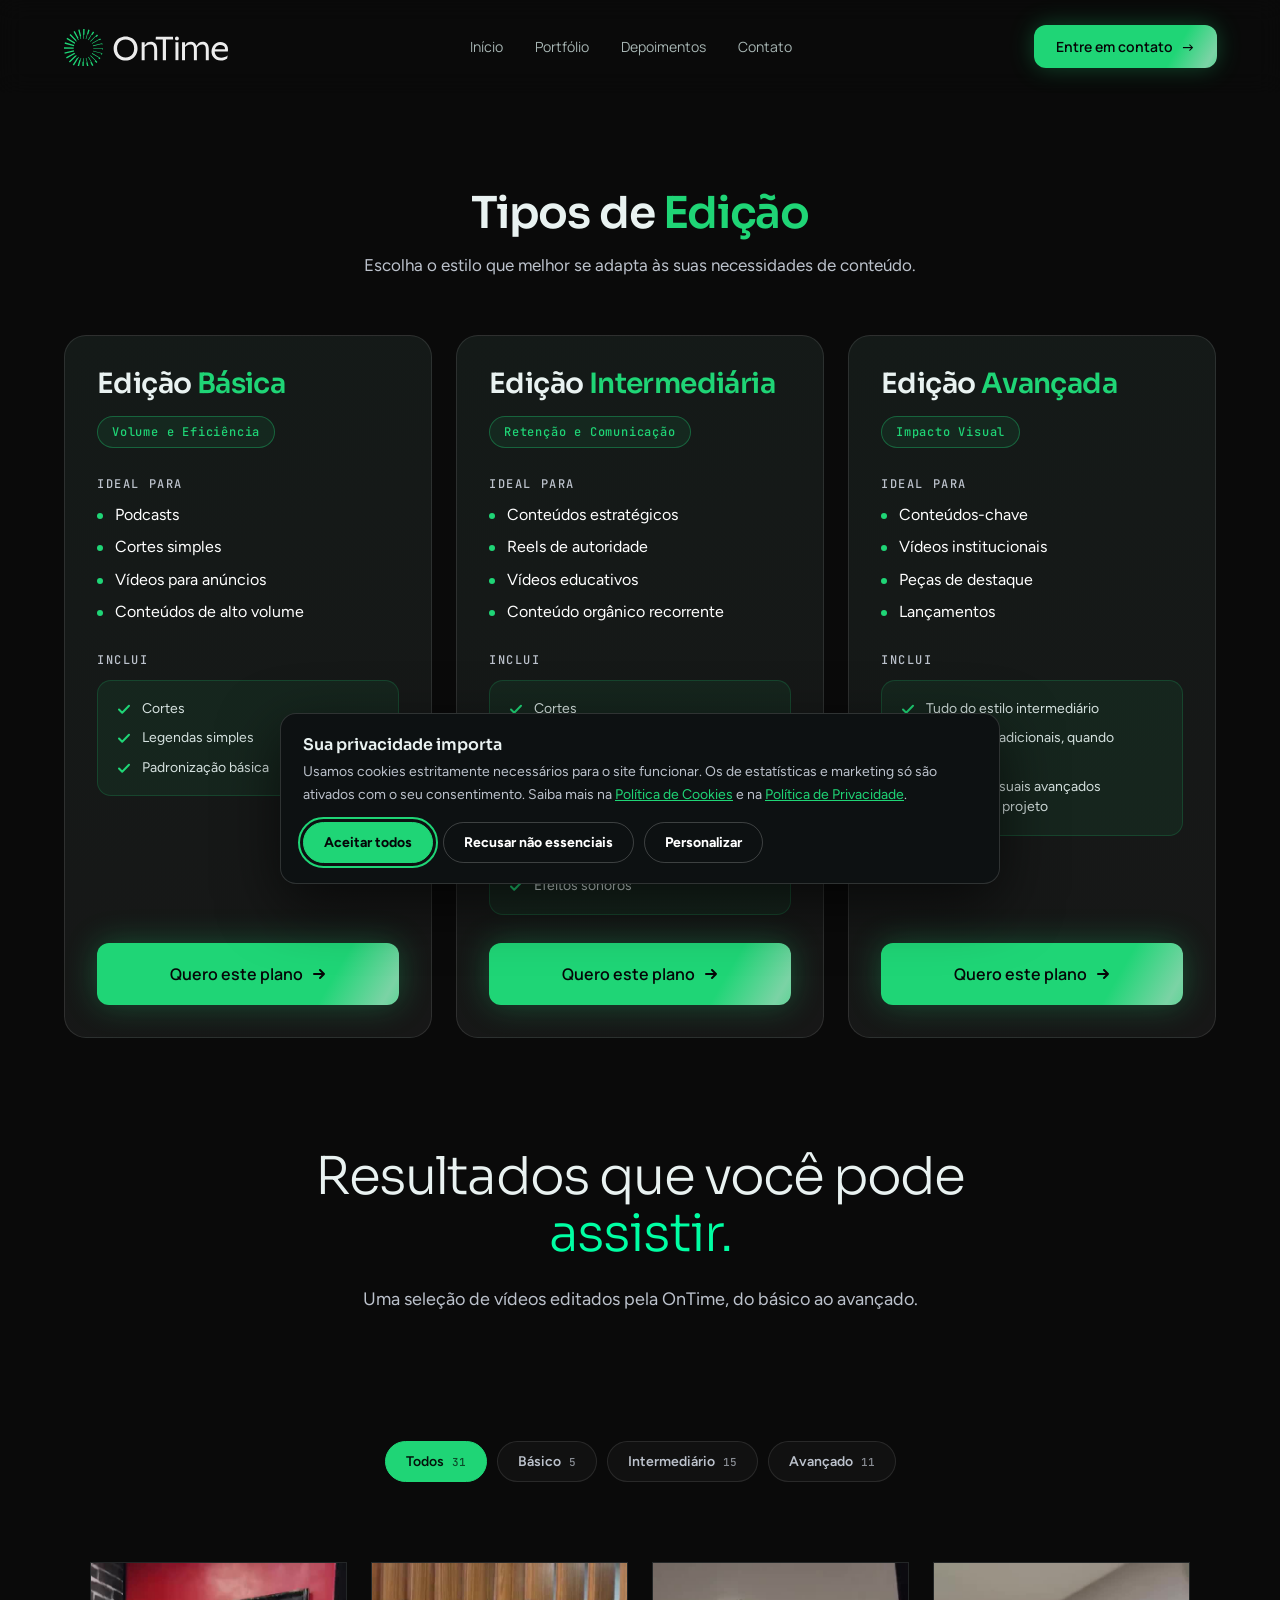
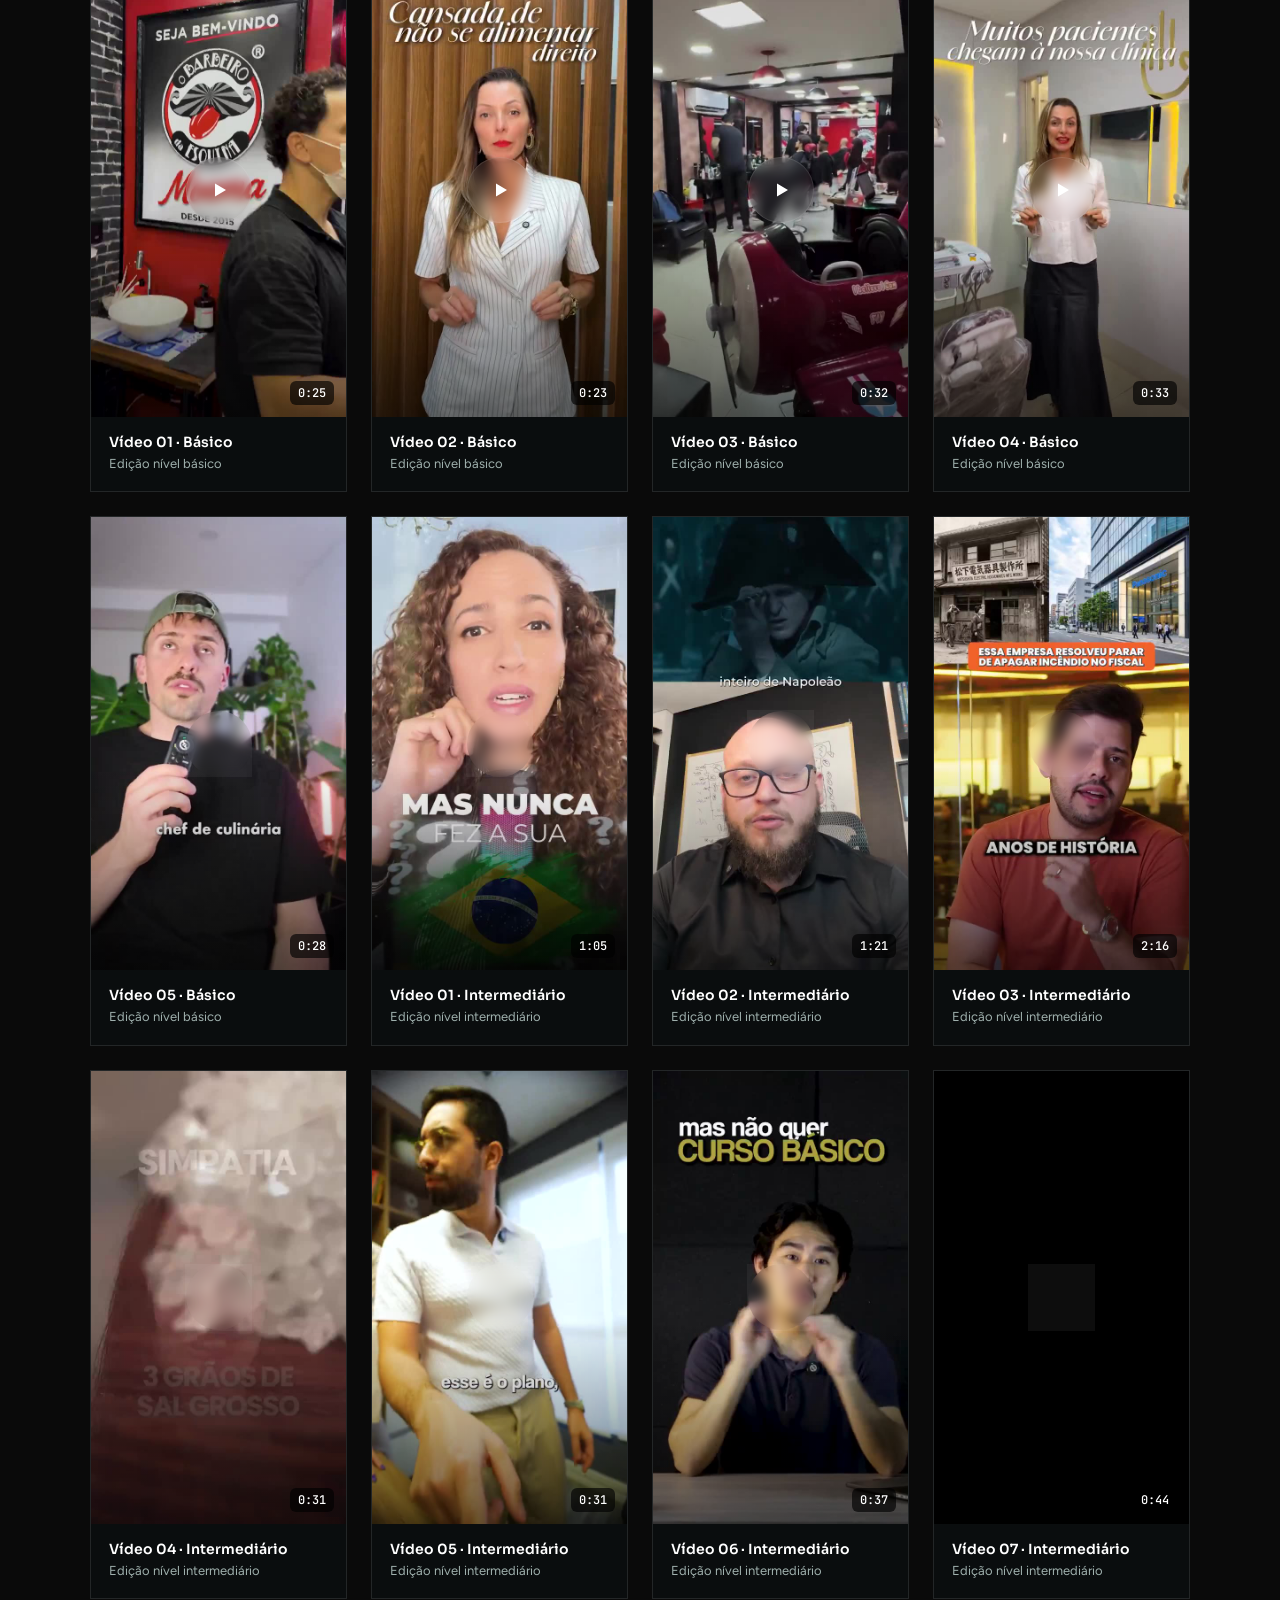
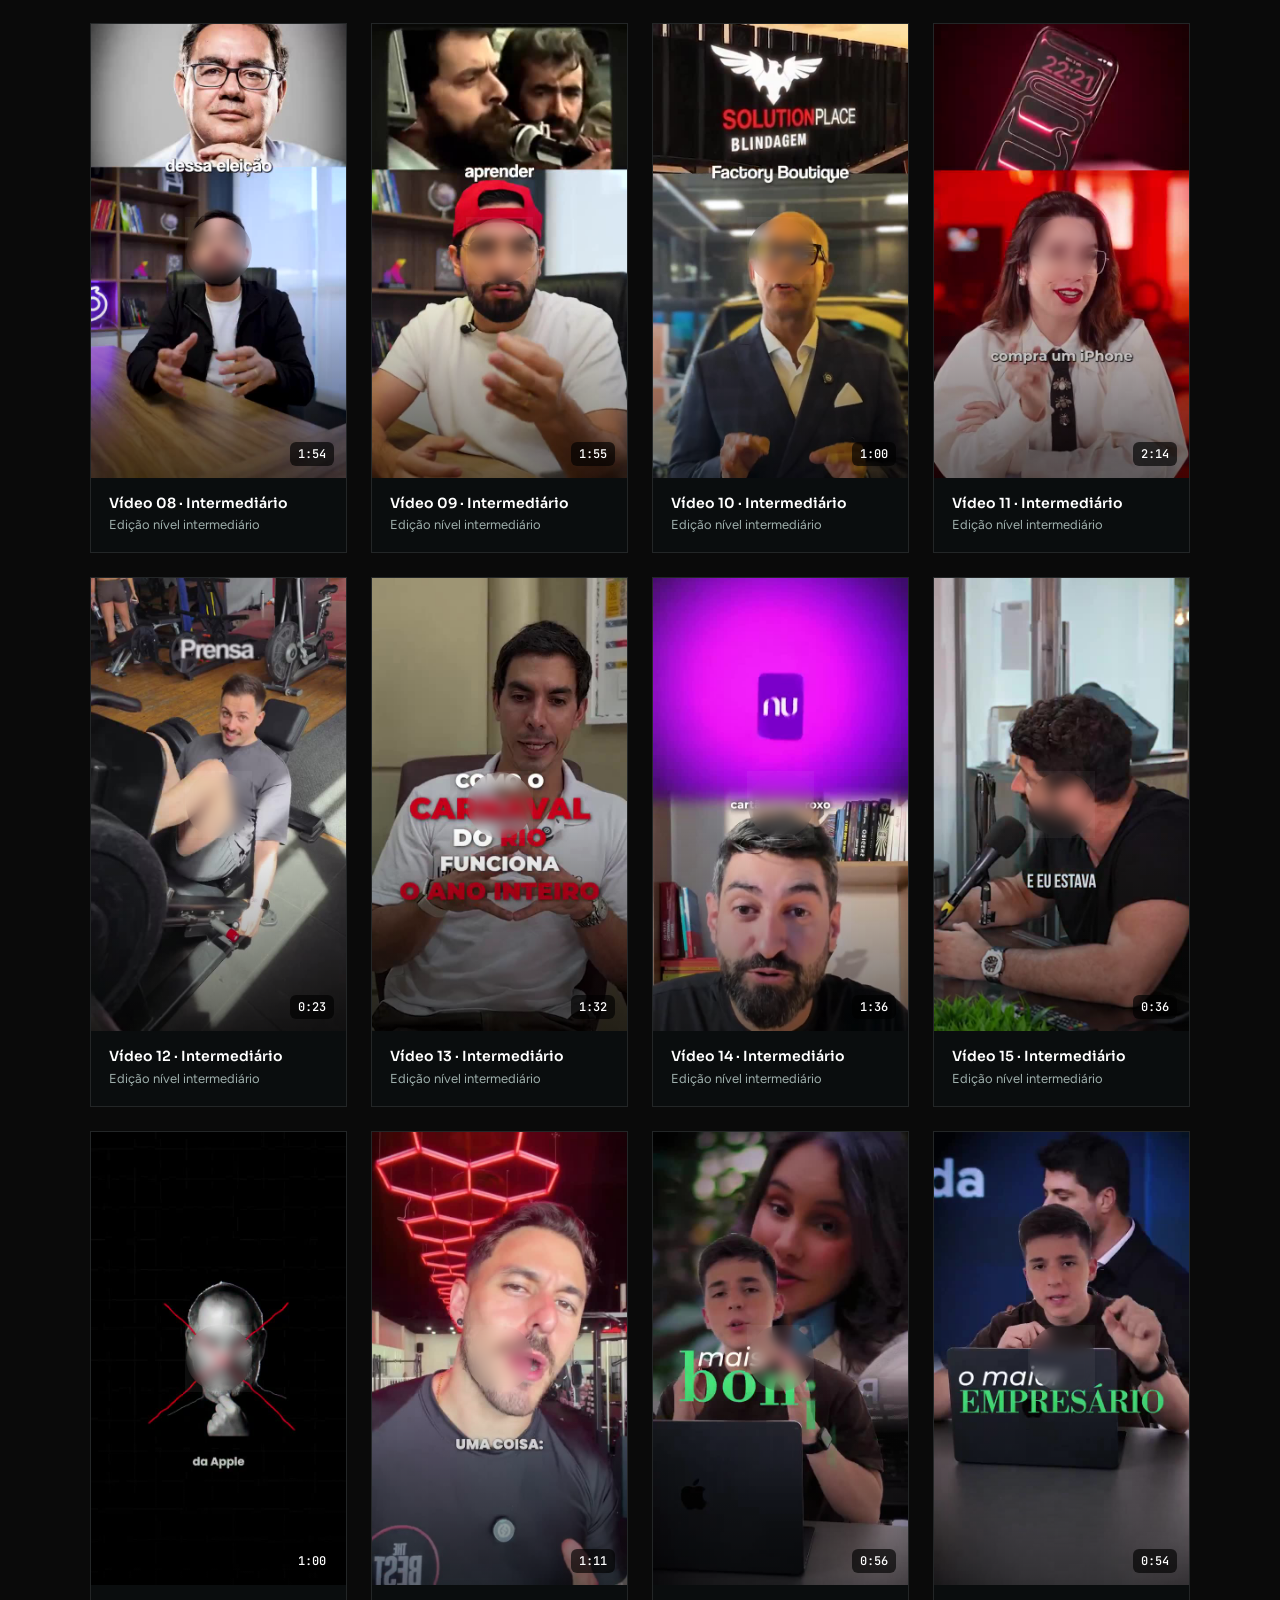
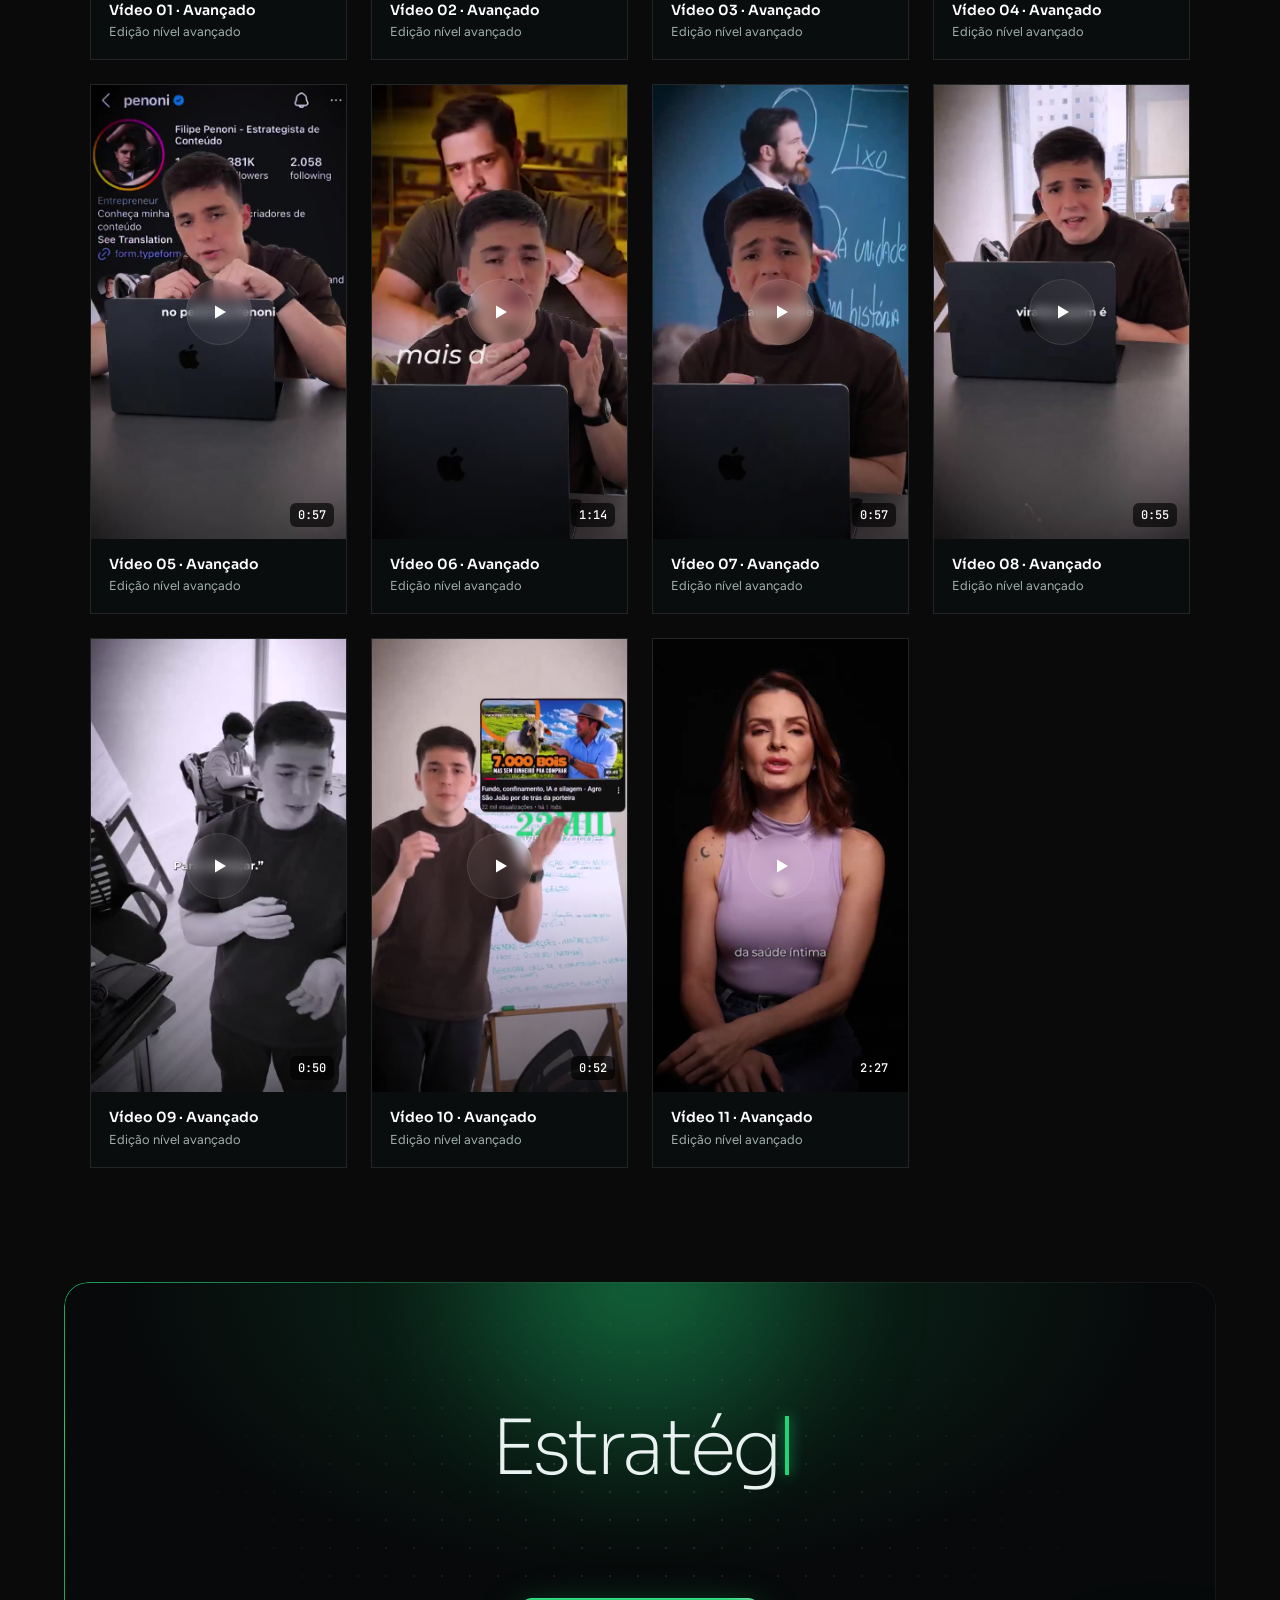
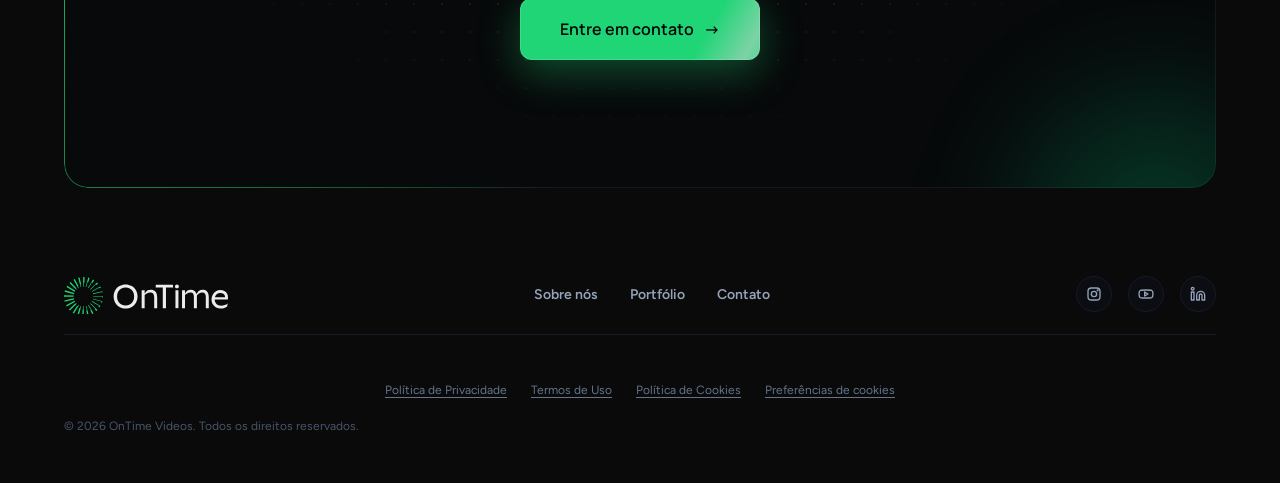
<file: edicao-de-video/index.html>
<!doctype html>
<html lang="pt-BR">
<head>
<meta charset="utf-8">
<meta name="viewport" content="width=device-width, initial-scale=1">
<title>Edição de Vídeos: Tipos de edição e exemplos | OnTime</title>
<meta name="description" content="Conheça os tipos de edição da OnTime, do básico ao avançado, e veja vídeos de exemplo de cada nível.">
<link rel="canonical" href="https://www.ontimevideos.com/edicao-de-video/">
<meta name="robots" content="index,follow,max-image-preview:large">
<meta name="theme-color" content="#0a0a0a">
<meta name="color-scheme" content="dark">
<meta name="author" content="OnTime">
<meta property="og:type" content="website">
<meta property="og:site_name" content="OnTime">
<meta property="og:locale" content="pt_BR">
<meta property="og:title" content="Edição de Vídeos: Tipos de edição e exemplos | OnTime">
<meta property="og:description" content="Conheça os tipos de edição da OnTime, do básico ao avançado, e veja vídeos de exemplo de cada nível.">
<meta property="og:url" content="https://www.ontimevideos.com/edicao-de-video/">
<meta property="og:image" content="https://www.ontimevideos.com/assets/og-image.png">
<meta property="og:image:width" content="1200">
<meta property="og:image:height" content="630">
<meta property="og:image:alt" content="OnTime: Faça seus vídeos com quem entende do assunto">
<meta name="twitter:card" content="summary_large_image">
<meta name="twitter:title" content="Edição de Vídeos: Tipos de edição e exemplos | OnTime">
<meta name="twitter:description" content="Conheça os tipos de edição da OnTime, do básico ao avançado, e veja vídeos de exemplo de cada nível.">
<meta name="twitter:image" content="https://www.ontimevideos.com/assets/og-image.png">
<link rel="icon" href="../assets/favicon.svg" type="image/svg+xml">
<link rel="manifest" href="../manifest.webmanifest">
<script type="application/ld+json">{"@context":"https://schema.org","@type":"BreadcrumbList","itemListElement":[{"@type":"ListItem","position":1,"name":"Início","item":"https://www.ontimevideos.com/"},{"@type":"ListItem","position":2,"name":"Edição de Vídeos","item":"https://www.ontimevideos.com/edicao-de-video/"}]}</script>
<link rel="preconnect" href="https://fonts.googleapis.com">
<link rel="preconnect" href="https://fonts.gstatic.com" crossorigin>
<link href="https://fonts.googleapis.com/css2?family=Figtree:wght@400;600;700;800&family=JetBrains+Mono:wght@400;500&family=Manrope:wght@400;600&family=Sora:wght@200;300;400;600;800&display=swap" rel="stylesheet">
<link rel="stylesheet" href="../styles.css?v=110">
<link rel="stylesheet" href="../legal.css?v=25">
</head>
<body>
<script>document.documentElement.classList.add("js")</script>
<a class="skip" href="#conteudo">Pular para o conteúdo</a>
<header class="nav" id="top">
  <div class="nav__in">
    <a href="../" class="nav__logo" aria-label="OnTime"><svg xmlns="http://www.w3.org/2000/svg" viewBox="0 0 164 39" fill="none"><g fill="#1fd576"><path transform="translate(29.26 21.15)" d="M9.65 1.49L9.09 1.48C9.12 1.22 9.14 0.64 9.13 0.62L0.00 0.62L0.00 0.00L9.67 0.09L9.65 1.49Z"/><path transform="translate(0.39 23.18)" d="M9.70 1.20L0.34 3.62L0.00 2.26L9.42 0.00C9.49 0.41 9.58 0.81 9.70 1.20Z"/><path transform="translate(28.84 16.20)" d="M9.70 1.36L9.04 1.52C8.97 1.24 8.88 0.97 8.78 0.70L0.16 3.02C0.11 2.82 0.06 2.62 0.00 2.42L9.36 0.00L9.70 1.36Z"/><path transform="translate(2.06 25.73)" d="M9.10 0.98L0.68 5.75L0.00 4.52L8.33 0.00C8.39 0.20 8.46 0.40 8.53 0.60L8.79 0.45C8.89 0.63 8.99 0.81 9.10 0.98L9.10 0.98Z"/><path transform="translate(27.78 11.52)" d="M9.10 1.23L8.01 1.82C7.84 1.59 7.67 1.37 7.49 1.15L0.31 5.30C0.21 5.12 0.11 4.94 0.00 4.77L8.42 0.00L9.10 1.23L9.10 1.23Z"/><path transform="translate(4.91 28.25)" d="M7.88 0.44L0.97 7.23L0.00 6.22L6.55 0.00C6.66 0.19 6.77 0.38 6.88 0.57L7.44 0.01C7.58 0.16 7.73 0.30 7.88 0.44L7.88 0.44Z"/><path transform="translate(26.14 7.53)" d="M7.88 1.01L6.31 2.49C6.09 2.33 5.85 2.18 5.62 2.03L0.44 7.22C0.30 7.07 0.15 6.93 0.00 6.79L6.90 0.00L7.88 1.01L7.88 1.01Z"/><path transform="translate(8.76 29.87)" d="M6.12 0.31L1.20 8.65L0.00 7.93L4.38 0.79C4.52 0.96 4.68 1.13 4.83 1.29L5.58 0.00C5.75 0.11 5.93 0.21 6.12 0.31L6.12 0.31Z"/><path transform="translate(24.06 4.48)" d="M6.12 0.72L4.39 3.54C4.13 3.46 3.87 3.39 3.61 3.32L0.54 8.65C0.36 8.54 0.18 8.44 0.00 8.35L4.91 0.00L6.11 0.72L6.12 0.72Z"/><path transform="translate(0.00 20.36)" d="M9.67 1.49L0.00 1.40L0.02 0.00L9.71 0.26C9.68 0.55 9.67 1.38 9.67 1.49L9.67 1.49Z"/><path transform="translate(13.34 30.91)" d="M3.94 0.16L1.35 9.49L0.00 9.10L2.13 1.91C2.32 2.05 2.52 2.19 2.72 2.32L3.34 0.00C3.54 0.06 3.74 0.11 3.94 0.16L3.94 0.16Z"/><path transform="translate(21.66 2.60)" d="M3.94 0.39L2.64 4.75C2.38 4.75 2.12 4.75 1.86 4.76L0.60 9.49C0.40 9.43 0.20 9.38 0.00 9.34L2.59 0.00L3.94 0.39Z"/><path transform="translate(19.11 2.00)" d="M1.49 0.02L1.34 5.80C1.09 5.86 0.86 5.93 0.62 6.01L0.62 9.69C0.53 9.68 0.44 9.68 0.35 9.68C0.24 9.68 0.12 9.69 0.00 9.69L0.09 0.00L1.49 0.02Z"/><path transform="translate(18.33 31.31)" d="M1.49 0.00L1.40 9.69L0.00 9.67L0.17 3.24C0.40 3.33 0.64 3.42 0.87 3.51L0.87 0.00C0.96 0.01 1.05 0.01 1.14 0.01C1.26 0.01 1.37 0.00 1.49 0.00Z"/><path transform="translate(14.18 2.39)" d="M3.01 9.56C2.81 9.61 2.61 9.66 2.41 9.72L0.00 0.34L1.36 0.00L2.97 6.72C2.76 6.83 2.55 6.95 2.35 7.07L3.01 9.56L3.01 9.56Z"/><path transform="translate(21.75 30.89)" d="M1.65 9.72L0.44 4.64C0.70 4.68 0.96 4.71 1.22 4.73L0.00 0.16C0.20 0.12 0.40 0.06 0.59 0.00L3.01 9.38L1.65 9.72L1.65 9.72Z"/><path transform="translate(9.51 4.06)" d="M5.29 8.80C5.11 8.90 4.93 9.01 4.76 9.12L0.00 0.68L1.23 0.00L4.97 6.92C4.80 7.07 4.64 7.23 4.47 7.38L5.29 8.80L5.29 8.80Z"/><path transform="translate(24.14 29.82)" d="M4.07 9.12L2.19 5.66C2.46 5.62 2.73 5.56 2.99 5.51L0.00 0.31C0.18 0.22 0.36 0.11 0.53 0.00L5.29 8.43L4.07 9.12L4.07 9.12Z"/><path transform="translate(5.52 6.92)" d="M7.21 7.45C7.06 7.59 6.92 7.74 6.78 7.89L0.00 0.98L1.01 0.00L6.94 6.27C6.82 6.45 6.69 6.63 6.57 6.81L7.21 7.45L7.21 7.45Z"/><path transform="translate(26.21 28.19)" d="M6.20 7.89L4.35 5.93C4.60 5.81 4.85 5.67 5.09 5.54L0.00 0.44C0.15 0.30 0.30 0.15 0.44 0.00L7.21 6.92L6.20 7.89L6.20 7.89Z"/><path transform="translate(2.48 10.78)" d="M8.64 5.59C8.53 5.77 8.43 5.94 8.33 6.13L8.08 5.98L0.00 1.20L0.72 0.00L8.56 4.82C8.47 5.01 8.39 5.20 8.31 5.40L8.64 5.59L8.64 5.59Z"/><path transform="translate(27.82 26.10)" d="M7.91 6.12L6.52 5.26C6.72 5.06 6.91 4.86 7.10 4.64L0.00 0.54C0.11 0.36 0.21 0.18 0.31 0.00L8.64 4.92L7.91 6.12Z"/><path transform="translate(0.59 15.36)" d="M9.67 2.76C9.53 3.14 9.41 3.54 9.32 3.94L9.31 3.94L0.00 1.35L0.39 0.00L9.67 2.76Z"/><path transform="translate(28.87 23.70)" d="M9.09 3.94L8.24 3.69C8.36 3.43 8.47 3.17 8.58 2.90L0.00 0.60C0.06 0.40 0.11 0.20 0.15 0.00L9.47 2.59L9.09 3.94L9.09 3.94Z"/></g><g fill="#ececec"><path transform="translate(49.64 9.45)" d="M18.04 1.57C16.22 0.52 14.19 0.00 11.95 0.00C9.70 0.00 7.67 0.52 5.86 1.57C4.04 2.62 2.61 4.06 1.57 5.88C0.52 7.71 0.00 9.76 0.00 12.03C0.00 14.31 0.53 16.36 1.59 18.19C2.64 20.01 4.08 21.45 5.91 22.50C7.73 23.55 9.74 24.07 11.95 24.07C14.15 24.07 16.17 23.55 17.99 22.50C19.81 21.45 21.25 20.01 22.31 18.19C23.37 16.36 23.90 14.31 23.90 12.03C23.90 9.76 23.37 7.71 22.33 5.88C21.28 4.06 19.85 2.62 18.04 1.57L18.04 1.57ZM19.28 16.98C18.48 18.35 17.42 19.36 16.12 20.04C14.82 20.71 13.43 21.05 11.95 21.05C10.47 21.05 9.08 20.71 7.77 20.04C6.47 19.36 5.41 18.35 4.61 16.98C3.80 15.62 3.40 13.97 3.40 12.03C3.40 10.10 3.80 8.45 4.61 7.09C5.41 5.72 6.47 4.71 7.77 4.03C9.08 3.35 10.47 3.02 11.95 3.02C13.42 3.02 14.82 3.35 16.12 4.03C17.42 4.71 18.48 5.72 19.28 7.09C20.09 8.45 20.49 10.10 20.49 12.03C20.49 13.97 20.09 15.62 19.28 16.98Z"/><path transform="translate(77.67 14.86)" d="M9.19 0.00C7.80 0.00 6.60 0.28 5.50 0.75L2.98 3.69L2.98 0.36L0.00 0.36L0.00 18.30L2.98 18.30L2.98 5.26C3.97 4.19 5.85 2.63 8.51 2.63C11.03 2.63 12.52 3.91 12.52 7.78L12.52 18.30L15.50 18.30L15.50 7.53C15.50 2.13 12.73 0.00 9.19 0.00Z"/><path transform="translate(91.63 9.80)" d="M0.25 0.00L0.00 2.81L7.16 2.81L7.16 23.36L10.35 23.36L10.35 2.81L17.54 2.81L17.29 0.00L0.25 0.00Z"/><path transform="translate(111.45 15.22)" d="M2.98 0.00L0.00 0.00L0.00 17.94L2.98 17.94L2.98 0.00Z"/><path transform="translate(147.51 15.11)" d="M16.49 7.28C16.49 5.74 16.16 4.42 15.50 3.32C14.84 2.22 13.93 1.39 12.77 0.83C11.61 0.28 10.31 0.00 8.87 0.00C7.26 0.00 5.78 0.40 4.42 1.21C3.06 2.01 1.98 3.13 1.19 4.55C0.40 5.97 0.00 7.56 0.00 9.31C0.00 11.06 0.42 12.74 1.26 14.12C2.10 15.51 3.22 16.57 4.61 17.32C6.01 18.07 7.52 18.44 9.15 18.44C10.59 18.44 11.85 18.25 12.93 17.87C14.00 17.49 14.90 17.01 15.61 16.42L16.17 13.29L16.10 13.29C15.32 14.00 14.36 14.57 13.21 14.99C12.07 15.42 10.88 15.63 9.65 15.63C7.68 15.63 6.12 15.08 4.95 13.96C3.87 12.94 3.29 11.44 3.20 9.49L16.32 9.49C16.43 8.71 16.50 7.97 16.50 7.29L16.49 7.28ZM3.41 7.07C3.64 6.11 4.07 5.28 4.68 4.57C5.68 3.42 7.02 2.84 8.73 2.84C10.15 2.84 11.29 3.21 12.17 3.94C13.04 4.68 13.52 5.72 13.59 7.07L3.41 7.07L3.41 7.07Z"/><path transform="translate(110.97 9.45)" d="M1.95 3.91C3.03 3.91 3.90 3.03 3.90 1.95C3.90 0.87 3.03 0.00 1.95 0.00C0.87 0.00 0.00 0.87 0.00 1.95C0.00 3.03 0.87 3.91 1.95 3.91Z"/><path transform="translate(118.03 14.86)" d="M20.75 0.00C19.30 0.00 17.91 0.39 16.63 1.14L14.40 4.23C13.51 0.96 11.31 0.00 8.97 0.00C7.55 0.00 6.21 0.36 5.04 1.00L2.98 3.70L2.98 0.36L0.00 0.36L0.00 18.30L2.98 18.30L2.98 5.26C4.01 4.19 5.64 2.63 8.51 2.63C10.71 2.63 11.88 3.55 11.88 7.28L11.88 18.30L14.86 18.30L14.86 5.59C15.87 4.29 17.66 2.63 20.32 2.63C22.20 2.63 23.77 3.45 23.77 7.28L23.77 18.30L26.75 18.30L26.75 7.03C26.75 1.63 23.66 0.00 20.75 0.00L20.75 0.00Z"/></g></svg></a>
    <nav class="nav__links" aria-label="Principal">
      <a href="../">Início</a>
      <a href="../portfolio/">Portfólio</a>
      <a href="../#depoimentos">Depoimentos</a>
      <a href="#contato">Contato</a>
    </nav>
    <a href="https://api.whatsapp.com/send/?phone=14693275704&amp;text=Vim+pelo+site+da+OnTime+e+quero+saber+mais+sobre+as+edi%C3%A7%C3%B5es&amp;type=phone_number&amp;app_absent=0" class="nav__cta" target="_blank" rel="noopener noreferrer">Entre em contato</a>
  </div>
</header>

<main id="conteudo" tabindex="-1">
  <section class="plans wrap" id="planos" aria-labelledby="planos-titulo">
    <header class="reveal"><h2 id="planos-titulo">Tipos de <span class="g">Edição</span></h2><p>Escolha o estilo que melhor se adapta às suas necessidades de conteúdo.</p></header>
    <div class="plans__list"><article class="plan reveal"><h3>Edição <span class="g">Básica</span></h3><span class="plan__tag">Volume e Eficiência</span><p class="plan__k">Ideal para</p><ul class="plan__use"><li>Podcasts</li><li>Cortes simples</li><li>Vídeos para anúncios</li><li>Conteúdos de alto volume</li></ul><p class="plan__k">Inclui</p><ul class="plan__inc"><li><svg width="16" height="16" viewBox="0 0 16 16" fill="none" stroke="currentColor" stroke-width="2" stroke-linecap="round" stroke-linejoin="round" aria-hidden="true"><path d="m3 8.5 3.2 3.2L13 4.8"/></svg><span>Cortes</span></li><li><svg width="16" height="16" viewBox="0 0 16 16" fill="none" stroke="currentColor" stroke-width="2" stroke-linecap="round" stroke-linejoin="round" aria-hidden="true"><path d="m3 8.5 3.2 3.2L13 4.8"/></svg><span>Legendas simples</span></li><li><svg width="16" height="16" viewBox="0 0 16 16" fill="none" stroke="currentColor" stroke-width="2" stroke-linecap="round" stroke-linejoin="round" aria-hidden="true"><path d="m3 8.5 3.2 3.2L13 4.8"/></svg><span>Padronização básica</span></li></ul><div class="plan__btns"><a class="btn btn--grad" href="https://api.whatsapp.com/send/?phone=14693275704&amp;text=Vim+pelo+site+da+OnTime+e+quero+contratar+a+Edi%C3%A7%C3%A3o+B%C3%A1sica&amp;type=phone_number&amp;app_absent=0" target="_blank" rel="noopener noreferrer">Quero este plano<svg width="16" height="16" viewBox="0 0 16 16" fill="none" stroke="currentColor" stroke-width="2" stroke-linecap="round" stroke-linejoin="round" aria-hidden="true"><path d="M3 8h10M9 4l4 4-4 4"/></svg></a></div></article><article class="plan reveal"><h3>Edição <span class="g">Intermediária</span></h3><span class="plan__tag">Retenção e Comunicação</span><p class="plan__k">Ideal para</p><ul class="plan__use"><li>Conteúdos estratégicos</li><li>Reels de autoridade</li><li>Vídeos educativos</li><li>Conteúdo orgânico recorrente</li></ul><p class="plan__k">Inclui</p><ul class="plan__inc"><li><svg width="16" height="16" viewBox="0 0 16 16" fill="none" stroke="currentColor" stroke-width="2" stroke-linecap="round" stroke-linejoin="round" aria-hidden="true"><path d="m3 8.5 3.2 3.2L13 4.8"/></svg><span>Cortes</span></li><li><svg width="16" height="16" viewBox="0 0 16 16" fill="none" stroke="currentColor" stroke-width="2" stroke-linecap="round" stroke-linejoin="round" aria-hidden="true"><path d="m3 8.5 3.2 3.2L13 4.8"/></svg><span>Legendas</span></li><li><svg width="16" height="16" viewBox="0 0 16 16" fill="none" stroke="currentColor" stroke-width="2" stroke-linecap="round" stroke-linejoin="round" aria-hidden="true"><path d="m3 8.5 3.2 3.2L13 4.8"/></svg><span>Animação de legendas</span></li><li><svg width="16" height="16" viewBox="0 0 16 16" fill="none" stroke="currentColor" stroke-width="2" stroke-linecap="round" stroke-linejoin="round" aria-hidden="true"><path d="m3 8.5 3.2 3.2L13 4.8"/></svg><span>Inserções visuais</span></li><li><svg width="16" height="16" viewBox="0 0 16 16" fill="none" stroke="currentColor" stroke-width="2" stroke-linecap="round" stroke-linejoin="round" aria-hidden="true"><path d="m3 8.5 3.2 3.2L13 4.8"/></svg><span>Correção de cor</span></li><li><svg width="16" height="16" viewBox="0 0 16 16" fill="none" stroke="currentColor" stroke-width="2" stroke-linecap="round" stroke-linejoin="round" aria-hidden="true"><path d="m3 8.5 3.2 3.2L13 4.8"/></svg><span>Música de fundo</span></li><li><svg width="16" height="16" viewBox="0 0 16 16" fill="none" stroke="currentColor" stroke-width="2" stroke-linecap="round" stroke-linejoin="round" aria-hidden="true"><path d="m3 8.5 3.2 3.2L13 4.8"/></svg><span>Efeitos sonoros</span></li></ul><div class="plan__btns"><a class="btn btn--grad" href="https://api.whatsapp.com/send/?phone=14693275704&amp;text=Vim+pelo+site+da+OnTime+e+quero+contratar+a+Edi%C3%A7%C3%A3o+Intermedi%C3%A1ria&amp;type=phone_number&amp;app_absent=0" target="_blank" rel="noopener noreferrer">Quero este plano<svg width="16" height="16" viewBox="0 0 16 16" fill="none" stroke="currentColor" stroke-width="2" stroke-linecap="round" stroke-linejoin="round" aria-hidden="true"><path d="M3 8h10M9 4l4 4-4 4"/></svg></a></div></article><article class="plan reveal"><h3>Edição <span class="g">Avançada</span></h3><span class="plan__tag">Impacto Visual</span><p class="plan__k">Ideal para</p><ul class="plan__use"><li>Conteúdos-chave</li><li>Vídeos institucionais</li><li>Peças de destaque</li><li>Lançamentos</li></ul><p class="plan__k">Inclui</p><ul class="plan__inc"><li><svg width="16" height="16" viewBox="0 0 16 16" fill="none" stroke="currentColor" stroke-width="2" stroke-linecap="round" stroke-linejoin="round" aria-hidden="true"><path d="m3 8.5 3.2 3.2L13 4.8"/></svg><span>Tudo do estilo intermediário</span></li><li><svg width="16" height="16" viewBox="0 0 16 16" fill="none" stroke="currentColor" stroke-width="2" stroke-linecap="round" stroke-linejoin="round" aria-hidden="true"><path d="m3 8.5 3.2 3.2L13 4.8"/></svg><span>Animações adicionais, quando necessário</span></li><li><svg width="16" height="16" viewBox="0 0 16 16" fill="none" stroke="currentColor" stroke-width="2" stroke-linecap="round" stroke-linejoin="round" aria-hidden="true"><path d="m3 8.5 3.2 3.2L13 4.8"/></svg><span>Recursos visuais avançados conforme o projeto</span></li></ul><div class="plan__btns"><a class="btn btn--grad" href="https://api.whatsapp.com/send/?phone=14693275704&amp;text=Vim+pelo+site+da+OnTime+e+quero+contratar+a+Edi%C3%A7%C3%A3o+Avan%C3%A7ada&amp;type=phone_number&amp;app_absent=0" target="_blank" rel="noopener noreferrer">Quero este plano<svg width="16" height="16" viewBox="0 0 16 16" fill="none" stroke="currentColor" stroke-width="2" stroke-linecap="round" stroke-linejoin="round" aria-hidden="true"><path d="M3 8h10M9 4l4 4-4 4"/></svg></a></div></article></div>
  </section>

  <section class="pf-hero wrap">
    <h1>Resultados que você pode <span class="g">assistir.</span></h1>
    <p>Uma seleção de vídeos editados pela OnTime, do básico ao avançado.</p>
  </section>

  <section class="portfolio wrap pf-grid">
    <div class="pf-tabs reveal" role="tablist" aria-label="Filtrar por nível de edição"><button type="button" role="tab" class="is-on" aria-selected="true" data-f="all">Todos <small>31</small></button><button type="button" role="tab" aria-selected="false" data-f="basico">Básico <small>5</small></button><button type="button" role="tab" aria-selected="false" data-f="intermediario">Intermediário <small>15</small></button><button type="button" role="tab" aria-selected="false" data-f="avancado">Avançado <small>11</small></button></div><p class="pf-desc" id="pf-desc" aria-live="polite"></p>
    <div class="portfolio__list pf-vids" data-descs='{"basico": "Cortes limpos, legendas e ritmo para o dia a dia das redes.", "intermediario": "Mais camadas: motion, sonoplastia e identidade visual.", "avancado": "Narrativa completa e acabamento de alto nível."}'><article class="reveal vcard" data-level="basico"><div class="vcard__media"><img src="../assets/portfolio/basico-01.jpg" width="576" height="1024" alt="Prévia do vídeo 01, edição nível básico" loading="lazy" decoding="async"><span class="vcard__dur" aria-hidden="true">0:25</span><button class="play" type="button" data-video="../assets/portfolio/basico-01.mp4" aria-label="Reproduzir Vídeo 01 · Básico"><svg width="20" height="20" viewBox="0 0 20 20" fill="#fff" aria-hidden="true"><path d="M6 3.5v13l11-6.5z"/></svg></button></div><div class="vcard__txt"><b>Vídeo 01 · Básico</b><p>Edição nível básico</p></div></article><article class="reveal vcard" data-level="basico"><div class="vcard__media"><img src="../assets/portfolio/basico-02.jpg" width="576" height="1024" alt="Prévia do vídeo 02, edição nível básico" loading="lazy" decoding="async"><span class="vcard__dur" aria-hidden="true">0:23</span><button class="play" type="button" data-video="../assets/portfolio/basico-02.mp4" aria-label="Reproduzir Vídeo 02 · Básico"><svg width="20" height="20" viewBox="0 0 20 20" fill="#fff" aria-hidden="true"><path d="M6 3.5v13l11-6.5z"/></svg></button></div><div class="vcard__txt"><b>Vídeo 02 · Básico</b><p>Edição nível básico</p></div></article><article class="reveal vcard" data-level="basico"><div class="vcard__media"><img src="../assets/portfolio/basico-03.jpg" width="576" height="1024" alt="Prévia do vídeo 03, edição nível básico" loading="lazy" decoding="async"><span class="vcard__dur" aria-hidden="true">0:32</span><button class="play" type="button" data-video="../assets/portfolio/basico-03.mp4" aria-label="Reproduzir Vídeo 03 · Básico"><svg width="20" height="20" viewBox="0 0 20 20" fill="#fff" aria-hidden="true"><path d="M6 3.5v13l11-6.5z"/></svg></button></div><div class="vcard__txt"><b>Vídeo 03 · Básico</b><p>Edição nível básico</p></div></article><article class="reveal vcard" data-level="basico"><div class="vcard__media"><img src="../assets/portfolio/basico-04.jpg" width="576" height="1024" alt="Prévia do vídeo 04, edição nível básico" loading="lazy" decoding="async"><span class="vcard__dur" aria-hidden="true">0:33</span><button class="play" type="button" data-video="../assets/portfolio/basico-04.mp4" aria-label="Reproduzir Vídeo 04 · Básico"><svg width="20" height="20" viewBox="0 0 20 20" fill="#fff" aria-hidden="true"><path d="M6 3.5v13l11-6.5z"/></svg></button></div><div class="vcard__txt"><b>Vídeo 04 · Básico</b><p>Edição nível básico</p></div></article><article class="reveal vcard" data-level="basico"><div class="vcard__media"><img src="../assets/portfolio/basico-05.jpg" width="576" height="1024" alt="Prévia do vídeo 05, edição nível básico" loading="lazy" decoding="async"><span class="vcard__dur" aria-hidden="true">0:28</span><button class="play" type="button" data-video="../assets/portfolio/basico-05.mp4" aria-label="Reproduzir Vídeo 05 · Básico"><svg width="20" height="20" viewBox="0 0 20 20" fill="#fff" aria-hidden="true"><path d="M6 3.5v13l11-6.5z"/></svg></button></div><div class="vcard__txt"><b>Vídeo 05 · Básico</b><p>Edição nível básico</p></div></article><article class="reveal vcard" data-level="intermediario"><div class="vcard__media"><img src="../assets/portfolio/intermediario-01.jpg" width="576" height="1024" alt="Prévia do vídeo 01, edição nível intermediário" loading="lazy" decoding="async"><span class="vcard__dur" aria-hidden="true">1:05</span><button class="play" type="button" data-video="../assets/portfolio/intermediario-01.mp4" aria-label="Reproduzir Vídeo 01 · Intermediário"><svg width="20" height="20" viewBox="0 0 20 20" fill="#fff" aria-hidden="true"><path d="M6 3.5v13l11-6.5z"/></svg></button></div><div class="vcard__txt"><b>Vídeo 01 · Intermediário</b><p>Edição nível intermediário</p></div></article><article class="reveal vcard" data-level="intermediario"><div class="vcard__media"><img src="../assets/portfolio/intermediario-02.jpg" width="576" height="1024" alt="Prévia do vídeo 02, edição nível intermediário" loading="lazy" decoding="async"><span class="vcard__dur" aria-hidden="true">1:21</span><button class="play" type="button" data-video="../assets/portfolio/intermediario-02.mp4" aria-label="Reproduzir Vídeo 02 · Intermediário"><svg width="20" height="20" viewBox="0 0 20 20" fill="#fff" aria-hidden="true"><path d="M6 3.5v13l11-6.5z"/></svg></button></div><div class="vcard__txt"><b>Vídeo 02 · Intermediário</b><p>Edição nível intermediário</p></div></article><article class="reveal vcard" data-level="intermediario"><div class="vcard__media"><img src="../assets/portfolio/intermediario-03.jpg" width="576" height="1024" alt="Prévia do vídeo 03, edição nível intermediário" loading="lazy" decoding="async"><span class="vcard__dur" aria-hidden="true">2:16</span><button class="play" type="button" data-video="../assets/portfolio/intermediario-03.mp4" aria-label="Reproduzir Vídeo 03 · Intermediário"><svg width="20" height="20" viewBox="0 0 20 20" fill="#fff" aria-hidden="true"><path d="M6 3.5v13l11-6.5z"/></svg></button></div><div class="vcard__txt"><b>Vídeo 03 · Intermediário</b><p>Edição nível intermediário</p></div></article><article class="reveal vcard" data-level="intermediario"><div class="vcard__media"><img src="../assets/portfolio/intermediario-04.jpg" width="576" height="1024" alt="Prévia do vídeo 04, edição nível intermediário" loading="lazy" decoding="async"><span class="vcard__dur" aria-hidden="true">0:31</span><button class="play" type="button" data-video="../assets/portfolio/intermediario-04.mp4" aria-label="Reproduzir Vídeo 04 · Intermediário"><svg width="20" height="20" viewBox="0 0 20 20" fill="#fff" aria-hidden="true"><path d="M6 3.5v13l11-6.5z"/></svg></button></div><div class="vcard__txt"><b>Vídeo 04 · Intermediário</b><p>Edição nível intermediário</p></div></article><article class="reveal vcard" data-level="intermediario"><div class="vcard__media"><img src="../assets/portfolio/intermediario-05.jpg" width="576" height="1024" alt="Prévia do vídeo 05, edição nível intermediário" loading="lazy" decoding="async"><span class="vcard__dur" aria-hidden="true">0:31</span><button class="play" type="button" data-video="../assets/portfolio/intermediario-05.mp4" aria-label="Reproduzir Vídeo 05 · Intermediário"><svg width="20" height="20" viewBox="0 0 20 20" fill="#fff" aria-hidden="true"><path d="M6 3.5v13l11-6.5z"/></svg></button></div><div class="vcard__txt"><b>Vídeo 05 · Intermediário</b><p>Edição nível intermediário</p></div></article><article class="reveal vcard" data-level="intermediario"><div class="vcard__media"><img src="../assets/portfolio/intermediario-06.jpg" width="576" height="1024" alt="Prévia do vídeo 06, edição nível intermediário" loading="lazy" decoding="async"><span class="vcard__dur" aria-hidden="true">0:37</span><button class="play" type="button" data-video="../assets/portfolio/intermediario-06.mp4" aria-label="Reproduzir Vídeo 06 · Intermediário"><svg width="20" height="20" viewBox="0 0 20 20" fill="#fff" aria-hidden="true"><path d="M6 3.5v13l11-6.5z"/></svg></button></div><div class="vcard__txt"><b>Vídeo 06 · Intermediário</b><p>Edição nível intermediário</p></div></article><article class="reveal vcard" data-level="intermediario"><div class="vcard__media"><img src="../assets/portfolio/intermediario-07.jpg" width="576" height="1024" alt="Prévia do vídeo 07, edição nível intermediário" loading="lazy" decoding="async"><span class="vcard__dur" aria-hidden="true">0:44</span><button class="play" type="button" data-video="../assets/portfolio/intermediario-07.mp4" aria-label="Reproduzir Vídeo 07 · Intermediário"><svg width="20" height="20" viewBox="0 0 20 20" fill="#fff" aria-hidden="true"><path d="M6 3.5v13l11-6.5z"/></svg></button></div><div class="vcard__txt"><b>Vídeo 07 · Intermediário</b><p>Edição nível intermediário</p></div></article><article class="reveal vcard" data-level="intermediario"><div class="vcard__media"><img src="../assets/portfolio/intermediario-08.jpg" width="576" height="1024" alt="Prévia do vídeo 08, edição nível intermediário" loading="lazy" decoding="async"><span class="vcard__dur" aria-hidden="true">1:54</span><button class="play" type="button" data-video="../assets/portfolio/intermediario-08.mp4" aria-label="Reproduzir Vídeo 08 · Intermediário"><svg width="20" height="20" viewBox="0 0 20 20" fill="#fff" aria-hidden="true"><path d="M6 3.5v13l11-6.5z"/></svg></button></div><div class="vcard__txt"><b>Vídeo 08 · Intermediário</b><p>Edição nível intermediário</p></div></article><article class="reveal vcard" data-level="intermediario"><div class="vcard__media"><img src="../assets/portfolio/intermediario-09.jpg" width="576" height="1024" alt="Prévia do vídeo 09, edição nível intermediário" loading="lazy" decoding="async"><span class="vcard__dur" aria-hidden="true">1:55</span><button class="play" type="button" data-video="../assets/portfolio/intermediario-09.mp4" aria-label="Reproduzir Vídeo 09 · Intermediário"><svg width="20" height="20" viewBox="0 0 20 20" fill="#fff" aria-hidden="true"><path d="M6 3.5v13l11-6.5z"/></svg></button></div><div class="vcard__txt"><b>Vídeo 09 · Intermediário</b><p>Edição nível intermediário</p></div></article><article class="reveal vcard" data-level="intermediario"><div class="vcard__media"><img src="../assets/portfolio/intermediario-10.jpg" width="576" height="1024" alt="Prévia do vídeo 10, edição nível intermediário" loading="lazy" decoding="async"><span class="vcard__dur" aria-hidden="true">1:00</span><button class="play" type="button" data-video="../assets/portfolio/intermediario-10.mp4" aria-label="Reproduzir Vídeo 10 · Intermediário"><svg width="20" height="20" viewBox="0 0 20 20" fill="#fff" aria-hidden="true"><path d="M6 3.5v13l11-6.5z"/></svg></button></div><div class="vcard__txt"><b>Vídeo 10 · Intermediário</b><p>Edição nível intermediário</p></div></article><article class="reveal vcard" data-level="intermediario"><div class="vcard__media"><img src="../assets/portfolio/intermediario-11.jpg" width="576" height="1024" alt="Prévia do vídeo 11, edição nível intermediário" loading="lazy" decoding="async"><span class="vcard__dur" aria-hidden="true">2:14</span><button class="play" type="button" data-video="../assets/portfolio/intermediario-11.mp4" aria-label="Reproduzir Vídeo 11 · Intermediário"><svg width="20" height="20" viewBox="0 0 20 20" fill="#fff" aria-hidden="true"><path d="M6 3.5v13l11-6.5z"/></svg></button></div><div class="vcard__txt"><b>Vídeo 11 · Intermediário</b><p>Edição nível intermediário</p></div></article><article class="reveal vcard" data-level="intermediario"><div class="vcard__media"><img src="../assets/portfolio/intermediario-12.jpg" width="576" height="1024" alt="Prévia do vídeo 12, edição nível intermediário" loading="lazy" decoding="async"><span class="vcard__dur" aria-hidden="true">0:23</span><button class="play" type="button" data-video="../assets/portfolio/intermediario-12.mp4" aria-label="Reproduzir Vídeo 11 · Intermediário"><svg width="20" height="20" viewBox="0 0 20 20" fill="#fff" aria-hidden="true"><path d="M6 3.5v13l11-6.5z"/></svg></button></div><div class="vcard__txt"><b>Vídeo 12 · Intermediário</b><p>Edição nível intermediário</p></div></article><article class="reveal vcard" data-level="intermediario"><div class="vcard__media"><img src="../assets/portfolio/intermediario-13.jpg" width="576" height="1024" alt="Prévia do vídeo 13, edição nível intermediário" loading="lazy" decoding="async"><span class="vcard__dur" aria-hidden="true">1:32</span><button class="play" type="button" data-video="../assets/portfolio/intermediario-13.mp4" aria-label="Reproduzir Vídeo 13 · Intermediário"><svg width="20" height="20" viewBox="0 0 20 20" fill="#fff" aria-hidden="true"><path d="M6 3.5v13l11-6.5z"/></svg></button></div><div class="vcard__txt"><b>Vídeo 13 · Intermediário</b><p>Edição nível intermediário</p></div></article><article class="reveal vcard" data-level="intermediario"><div class="vcard__media"><img src="../assets/portfolio/intermediario-14.jpg" width="576" height="1024" alt="Prévia do vídeo 14, edição nível intermediário" loading="lazy" decoding="async"><span class="vcard__dur" aria-hidden="true">1:36</span><button class="play" type="button" data-video="../assets/portfolio/intermediario-14.mp4" aria-label="Reproduzir Vídeo 14 · Intermediário"><svg width="20" height="20" viewBox="0 0 20 20" fill="#fff" aria-hidden="true"><path d="M6 3.5v13l11-6.5z"/></svg></button></div><div class="vcard__txt"><b>Vídeo 14 · Intermediário</b><p>Edição nível intermediário</p></div></article><article class="reveal vcard" data-level="intermediario"><div class="vcard__media"><img src="../assets/portfolio/destaque-21.jpg" width="576" height="1024" alt="Prévia do vídeo 15, edição nível intermediário" loading="lazy" decoding="async"><span class="vcard__dur" aria-hidden="true">0:36</span><button class="play" type="button" data-video="../assets/portfolio/destaque-21.mp4" aria-label="Reproduzir Vídeo 15 · Intermediário"><svg width="20" height="20" viewBox="0 0 20 20" fill="#fff" aria-hidden="true"><path d="M6 3.5v13l11-6.5z"/></svg></button></div><div class="vcard__txt"><b>Vídeo 15 · Intermediário</b><p>Edição nível intermediário</p></div></article><article class="reveal vcard" data-level="avancado"><div class="vcard__media"><img src="../assets/portfolio/avancado-01.jpg" width="576" height="1024" alt="Prévia do vídeo 01, edição nível avançado" loading="lazy" decoding="async"><span class="vcard__dur" aria-hidden="true">1:00</span><button class="play" type="button" data-video="../assets/portfolio/avancado-01.mp4" aria-label="Reproduzir Vídeo 01 · Avançado"><svg width="20" height="20" viewBox="0 0 20 20" fill="#fff" aria-hidden="true"><path d="M6 3.5v13l11-6.5z"/></svg></button></div><div class="vcard__txt"><b>Vídeo 01 · Avançado</b><p>Edição nível avançado</p></div></article><article class="reveal vcard" data-level="avancado"><div class="vcard__media"><img src="../assets/portfolio/avancado-02.jpg" width="576" height="1024" alt="Prévia do vídeo 02, edição nível avançado" loading="lazy" decoding="async"><span class="vcard__dur" aria-hidden="true">1:11</span><button class="play" type="button" data-video="../assets/portfolio/avancado-02.mp4" aria-label="Reproduzir Vídeo 02 · Avançado"><svg width="20" height="20" viewBox="0 0 20 20" fill="#fff" aria-hidden="true"><path d="M6 3.5v13l11-6.5z"/></svg></button></div><div class="vcard__txt"><b>Vídeo 02 · Avançado</b><p>Edição nível avançado</p></div></article><article class="reveal vcard" data-level="avancado"><div class="vcard__media"><img src="../assets/portfolio/avancado-03.jpg" width="576" height="1024" alt="Prévia do vídeo 03, edição nível avançado" loading="lazy" decoding="async"><span class="vcard__dur" aria-hidden="true">0:56</span><button class="play" type="button" data-video="../assets/portfolio/avancado-03.mp4" aria-label="Reproduzir Vídeo 03 · Avançado"><svg width="20" height="20" viewBox="0 0 20 20" fill="#fff" aria-hidden="true"><path d="M6 3.5v13l11-6.5z"/></svg></button></div><div class="vcard__txt"><b>Vídeo 03 · Avançado</b><p>Edição nível avançado</p></div></article><article class="reveal vcard" data-level="avancado"><div class="vcard__media"><img src="../assets/portfolio/avancado-04.jpg" width="576" height="1024" alt="Prévia do vídeo 04, edição nível avançado" loading="lazy" decoding="async"><span class="vcard__dur" aria-hidden="true">0:54</span><button class="play" type="button" data-video="../assets/portfolio/avancado-04.mp4" aria-label="Reproduzir Vídeo 04 · Avançado"><svg width="20" height="20" viewBox="0 0 20 20" fill="#fff" aria-hidden="true"><path d="M6 3.5v13l11-6.5z"/></svg></button></div><div class="vcard__txt"><b>Vídeo 04 · Avançado</b><p>Edição nível avançado</p></div></article><article class="reveal vcard" data-level="avancado"><div class="vcard__media"><img src="../assets/portfolio/avancado-05.jpg" width="576" height="1024" alt="Prévia do vídeo 05, edição nível avançado" loading="lazy" decoding="async"><span class="vcard__dur" aria-hidden="true">0:57</span><button class="play" type="button" data-video="../assets/portfolio/avancado-05.mp4" aria-label="Reproduzir Vídeo 05 · Avançado"><svg width="20" height="20" viewBox="0 0 20 20" fill="#fff" aria-hidden="true"><path d="M6 3.5v13l11-6.5z"/></svg></button></div><div class="vcard__txt"><b>Vídeo 05 · Avançado</b><p>Edição nível avançado</p></div></article><article class="reveal vcard" data-level="avancado"><div class="vcard__media"><img src="../assets/portfolio/avancado-06.jpg" width="576" height="1024" alt="Prévia do vídeo 06, edição nível avançado" loading="lazy" decoding="async"><span class="vcard__dur" aria-hidden="true">1:14</span><button class="play" type="button" data-video="../assets/portfolio/avancado-06.mp4" aria-label="Reproduzir Vídeo 06 · Avançado"><svg width="20" height="20" viewBox="0 0 20 20" fill="#fff" aria-hidden="true"><path d="M6 3.5v13l11-6.5z"/></svg></button></div><div class="vcard__txt"><b>Vídeo 06 · Avançado</b><p>Edição nível avançado</p></div></article><article class="reveal vcard" data-level="avancado"><div class="vcard__media"><img src="../assets/portfolio/avancado-07.jpg" width="576" height="1024" alt="Prévia do vídeo 07, edição nível avançado" loading="lazy" decoding="async"><span class="vcard__dur" aria-hidden="true">0:57</span><button class="play" type="button" data-video="../assets/portfolio/avancado-07.mp4" aria-label="Reproduzir Vídeo 07 · Avançado"><svg width="20" height="20" viewBox="0 0 20 20" fill="#fff" aria-hidden="true"><path d="M6 3.5v13l11-6.5z"/></svg></button></div><div class="vcard__txt"><b>Vídeo 07 · Avançado</b><p>Edição nível avançado</p></div></article><article class="reveal vcard" data-level="avancado"><div class="vcard__media"><img src="../assets/portfolio/avancado-08.jpg" width="576" height="1024" alt="Prévia do vídeo 08, edição nível avançado" loading="lazy" decoding="async"><span class="vcard__dur" aria-hidden="true">0:55</span><button class="play" type="button" data-video="../assets/portfolio/avancado-08.mp4" aria-label="Reproduzir Vídeo 08 · Avançado"><svg width="20" height="20" viewBox="0 0 20 20" fill="#fff" aria-hidden="true"><path d="M6 3.5v13l11-6.5z"/></svg></button></div><div class="vcard__txt"><b>Vídeo 08 · Avançado</b><p>Edição nível avançado</p></div></article><article class="reveal vcard" data-level="avancado"><div class="vcard__media"><img src="../assets/portfolio/avancado-09.jpg" width="576" height="1024" alt="Prévia do vídeo 09, edição nível avançado" loading="lazy" decoding="async"><span class="vcard__dur" aria-hidden="true">0:50</span><button class="play" type="button" data-video="../assets/portfolio/avancado-09.mp4" aria-label="Reproduzir Vídeo 09 · Avançado"><svg width="20" height="20" viewBox="0 0 20 20" fill="#fff" aria-hidden="true"><path d="M6 3.5v13l11-6.5z"/></svg></button></div><div class="vcard__txt"><b>Vídeo 09 · Avançado</b><p>Edição nível avançado</p></div></article><article class="reveal vcard" data-level="avancado"><div class="vcard__media"><img src="../assets/portfolio/avancado-10.jpg" width="576" height="1024" alt="Prévia do vídeo 10, edição nível avançado" loading="lazy" decoding="async"><span class="vcard__dur" aria-hidden="true">0:52</span><button class="play" type="button" data-video="../assets/portfolio/avancado-10.mp4" aria-label="Reproduzir Vídeo 10 · Avançado"><svg width="20" height="20" viewBox="0 0 20 20" fill="#fff" aria-hidden="true"><path d="M6 3.5v13l11-6.5z"/></svg></button></div><div class="vcard__txt"><b>Vídeo 10 · Avançado</b><p>Edição nível avançado</p></div></article><article class="reveal vcard" data-level="avancado"><div class="vcard__media"><img src="../assets/portfolio/avancado-12.jpg" width="576" height="1024" alt="Prévia do vídeo 11, edição nível avançado" loading="lazy" decoding="async"><span class="vcard__dur" aria-hidden="true">2:27</span><button class="play" type="button" data-video="../assets/portfolio/avancado-12.mp4" aria-label="Reproduzir Vídeo 11 · Avançado"><svg width="20" height="20" viewBox="0 0 20 20" fill="#fff" aria-hidden="true"><path d="M6 3.5v13l11-6.5z"/></svg></button></div><div class="vcard__txt"><b>Vídeo 11 · Avançado</b><p>Edição nível avançado</p></div></article></div>
  </section>

  <section class="cta wrap" id="contato">
    <div class="cta__box reveal"><span class="glow" aria-hidden="true"></span><span class="glow g2" aria-hidden="true"></span>
      <h2>Estratégia. Alcance.<br><span class="g">Autoridade. Vendas.</span></h2>
      <a href="https://api.whatsapp.com/send/?phone=14693275704&amp;text=Vim+pelo+site+da+OnTime+e+quero+saber+mais+sobre+as+edi%C3%A7%C3%B5es&amp;type=phone_number&amp;app_absent=0" class="btn btn--grad" target="_blank" rel="noopener noreferrer">Entre em contato</a>
    </div>
  </section>
</main>

<footer class="footer reveal">
  <div class="wrap">
    <div class="footer__top">
      <a href="../" class="nav__logo" aria-label="OnTime"><svg xmlns="http://www.w3.org/2000/svg" viewBox="0 0 164 39" fill="none"><g fill="#1fd576"><path transform="translate(29.26 21.15)" d="M9.65 1.49L9.09 1.48C9.12 1.22 9.14 0.64 9.13 0.62L0.00 0.62L0.00 0.00L9.67 0.09L9.65 1.49Z"/><path transform="translate(0.39 23.18)" d="M9.70 1.20L0.34 3.62L0.00 2.26L9.42 0.00C9.49 0.41 9.58 0.81 9.70 1.20Z"/><path transform="translate(28.84 16.20)" d="M9.70 1.36L9.04 1.52C8.97 1.24 8.88 0.97 8.78 0.70L0.16 3.02C0.11 2.82 0.06 2.62 0.00 2.42L9.36 0.00L9.70 1.36Z"/><path transform="translate(2.06 25.73)" d="M9.10 0.98L0.68 5.75L0.00 4.52L8.33 0.00C8.39 0.20 8.46 0.40 8.53 0.60L8.79 0.45C8.89 0.63 8.99 0.81 9.10 0.98L9.10 0.98Z"/><path transform="translate(27.78 11.52)" d="M9.10 1.23L8.01 1.82C7.84 1.59 7.67 1.37 7.49 1.15L0.31 5.30C0.21 5.12 0.11 4.94 0.00 4.77L8.42 0.00L9.10 1.23L9.10 1.23Z"/><path transform="translate(4.91 28.25)" d="M7.88 0.44L0.97 7.23L0.00 6.22L6.55 0.00C6.66 0.19 6.77 0.38 6.88 0.57L7.44 0.01C7.58 0.16 7.73 0.30 7.88 0.44L7.88 0.44Z"/><path transform="translate(26.14 7.53)" d="M7.88 1.01L6.31 2.49C6.09 2.33 5.85 2.18 5.62 2.03L0.44 7.22C0.30 7.07 0.15 6.93 0.00 6.79L6.90 0.00L7.88 1.01L7.88 1.01Z"/><path transform="translate(8.76 29.87)" d="M6.12 0.31L1.20 8.65L0.00 7.93L4.38 0.79C4.52 0.96 4.68 1.13 4.83 1.29L5.58 0.00C5.75 0.11 5.93 0.21 6.12 0.31L6.12 0.31Z"/><path transform="translate(24.06 4.48)" d="M6.12 0.72L4.39 3.54C4.13 3.46 3.87 3.39 3.61 3.32L0.54 8.65C0.36 8.54 0.18 8.44 0.00 8.35L4.91 0.00L6.11 0.72L6.12 0.72Z"/><path transform="translate(0.00 20.36)" d="M9.67 1.49L0.00 1.40L0.02 0.00L9.71 0.26C9.68 0.55 9.67 1.38 9.67 1.49L9.67 1.49Z"/><path transform="translate(13.34 30.91)" d="M3.94 0.16L1.35 9.49L0.00 9.10L2.13 1.91C2.32 2.05 2.52 2.19 2.72 2.32L3.34 0.00C3.54 0.06 3.74 0.11 3.94 0.16L3.94 0.16Z"/><path transform="translate(21.66 2.60)" d="M3.94 0.39L2.64 4.75C2.38 4.75 2.12 4.75 1.86 4.76L0.60 9.49C0.40 9.43 0.20 9.38 0.00 9.34L2.59 0.00L3.94 0.39Z"/><path transform="translate(19.11 2.00)" d="M1.49 0.02L1.34 5.80C1.09 5.86 0.86 5.93 0.62 6.01L0.62 9.69C0.53 9.68 0.44 9.68 0.35 9.68C0.24 9.68 0.12 9.69 0.00 9.69L0.09 0.00L1.49 0.02Z"/><path transform="translate(18.33 31.31)" d="M1.49 0.00L1.40 9.69L0.00 9.67L0.17 3.24C0.40 3.33 0.64 3.42 0.87 3.51L0.87 0.00C0.96 0.01 1.05 0.01 1.14 0.01C1.26 0.01 1.37 0.00 1.49 0.00Z"/><path transform="translate(14.18 2.39)" d="M3.01 9.56C2.81 9.61 2.61 9.66 2.41 9.72L0.00 0.34L1.36 0.00L2.97 6.72C2.76 6.83 2.55 6.95 2.35 7.07L3.01 9.56L3.01 9.56Z"/><path transform="translate(21.75 30.89)" d="M1.65 9.72L0.44 4.64C0.70 4.68 0.96 4.71 1.22 4.73L0.00 0.16C0.20 0.12 0.40 0.06 0.59 0.00L3.01 9.38L1.65 9.72L1.65 9.72Z"/><path transform="translate(9.51 4.06)" d="M5.29 8.80C5.11 8.90 4.93 9.01 4.76 9.12L0.00 0.68L1.23 0.00L4.97 6.92C4.80 7.07 4.64 7.23 4.47 7.38L5.29 8.80L5.29 8.80Z"/><path transform="translate(24.14 29.82)" d="M4.07 9.12L2.19 5.66C2.46 5.62 2.73 5.56 2.99 5.51L0.00 0.31C0.18 0.22 0.36 0.11 0.53 0.00L5.29 8.43L4.07 9.12L4.07 9.12Z"/><path transform="translate(5.52 6.92)" d="M7.21 7.45C7.06 7.59 6.92 7.74 6.78 7.89L0.00 0.98L1.01 0.00L6.94 6.27C6.82 6.45 6.69 6.63 6.57 6.81L7.21 7.45L7.21 7.45Z"/><path transform="translate(26.21 28.19)" d="M6.20 7.89L4.35 5.93C4.60 5.81 4.85 5.67 5.09 5.54L0.00 0.44C0.15 0.30 0.30 0.15 0.44 0.00L7.21 6.92L6.20 7.89L6.20 7.89Z"/><path transform="translate(2.48 10.78)" d="M8.64 5.59C8.53 5.77 8.43 5.94 8.33 6.13L8.08 5.98L0.00 1.20L0.72 0.00L8.56 4.82C8.47 5.01 8.39 5.20 8.31 5.40L8.64 5.59L8.64 5.59Z"/><path transform="translate(27.82 26.10)" d="M7.91 6.12L6.52 5.26C6.72 5.06 6.91 4.86 7.10 4.64L0.00 0.54C0.11 0.36 0.21 0.18 0.31 0.00L8.64 4.92L7.91 6.12Z"/><path transform="translate(0.59 15.36)" d="M9.67 2.76C9.53 3.14 9.41 3.54 9.32 3.94L9.31 3.94L0.00 1.35L0.39 0.00L9.67 2.76Z"/><path transform="translate(28.87 23.70)" d="M9.09 3.94L8.24 3.69C8.36 3.43 8.47 3.17 8.58 2.90L0.00 0.60C0.06 0.40 0.11 0.20 0.15 0.00L9.47 2.59L9.09 3.94L9.09 3.94Z"/></g><g fill="#ececec"><path transform="translate(49.64 9.45)" d="M18.04 1.57C16.22 0.52 14.19 0.00 11.95 0.00C9.70 0.00 7.67 0.52 5.86 1.57C4.04 2.62 2.61 4.06 1.57 5.88C0.52 7.71 0.00 9.76 0.00 12.03C0.00 14.31 0.53 16.36 1.59 18.19C2.64 20.01 4.08 21.45 5.91 22.50C7.73 23.55 9.74 24.07 11.95 24.07C14.15 24.07 16.17 23.55 17.99 22.50C19.81 21.45 21.25 20.01 22.31 18.19C23.37 16.36 23.90 14.31 23.90 12.03C23.90 9.76 23.37 7.71 22.33 5.88C21.28 4.06 19.85 2.62 18.04 1.57L18.04 1.57ZM19.28 16.98C18.48 18.35 17.42 19.36 16.12 20.04C14.82 20.71 13.43 21.05 11.95 21.05C10.47 21.05 9.08 20.71 7.77 20.04C6.47 19.36 5.41 18.35 4.61 16.98C3.80 15.62 3.40 13.97 3.40 12.03C3.40 10.10 3.80 8.45 4.61 7.09C5.41 5.72 6.47 4.71 7.77 4.03C9.08 3.35 10.47 3.02 11.95 3.02C13.42 3.02 14.82 3.35 16.12 4.03C17.42 4.71 18.48 5.72 19.28 7.09C20.09 8.45 20.49 10.10 20.49 12.03C20.49 13.97 20.09 15.62 19.28 16.98Z"/><path transform="translate(77.67 14.86)" d="M9.19 0.00C7.80 0.00 6.60 0.28 5.50 0.75L2.98 3.69L2.98 0.36L0.00 0.36L0.00 18.30L2.98 18.30L2.98 5.26C3.97 4.19 5.85 2.63 8.51 2.63C11.03 2.63 12.52 3.91 12.52 7.78L12.52 18.30L15.50 18.30L15.50 7.53C15.50 2.13 12.73 0.00 9.19 0.00Z"/><path transform="translate(91.63 9.80)" d="M0.25 0.00L0.00 2.81L7.16 2.81L7.16 23.36L10.35 23.36L10.35 2.81L17.54 2.81L17.29 0.00L0.25 0.00Z"/><path transform="translate(111.45 15.22)" d="M2.98 0.00L0.00 0.00L0.00 17.94L2.98 17.94L2.98 0.00Z"/><path transform="translate(147.51 15.11)" d="M16.49 7.28C16.49 5.74 16.16 4.42 15.50 3.32C14.84 2.22 13.93 1.39 12.77 0.83C11.61 0.28 10.31 0.00 8.87 0.00C7.26 0.00 5.78 0.40 4.42 1.21C3.06 2.01 1.98 3.13 1.19 4.55C0.40 5.97 0.00 7.56 0.00 9.31C0.00 11.06 0.42 12.74 1.26 14.12C2.10 15.51 3.22 16.57 4.61 17.32C6.01 18.07 7.52 18.44 9.15 18.44C10.59 18.44 11.85 18.25 12.93 17.87C14.00 17.49 14.90 17.01 15.61 16.42L16.17 13.29L16.10 13.29C15.32 14.00 14.36 14.57 13.21 14.99C12.07 15.42 10.88 15.63 9.65 15.63C7.68 15.63 6.12 15.08 4.95 13.96C3.87 12.94 3.29 11.44 3.20 9.49L16.32 9.49C16.43 8.71 16.50 7.97 16.50 7.29L16.49 7.28ZM3.41 7.07C3.64 6.11 4.07 5.28 4.68 4.57C5.68 3.42 7.02 2.84 8.73 2.84C10.15 2.84 11.29 3.21 12.17 3.94C13.04 4.68 13.52 5.72 13.59 7.07L3.41 7.07L3.41 7.07Z"/><path transform="translate(110.97 9.45)" d="M1.95 3.91C3.03 3.91 3.90 3.03 3.90 1.95C3.90 0.87 3.03 0.00 1.95 0.00C0.87 0.00 0.00 0.87 0.00 1.95C0.00 3.03 0.87 3.91 1.95 3.91Z"/><path transform="translate(118.03 14.86)" d="M20.75 0.00C19.30 0.00 17.91 0.39 16.63 1.14L14.40 4.23C13.51 0.96 11.31 0.00 8.97 0.00C7.55 0.00 6.21 0.36 5.04 1.00L2.98 3.70L2.98 0.36L0.00 0.36L0.00 18.30L2.98 18.30L2.98 5.26C4.01 4.19 5.64 2.63 8.51 2.63C10.71 2.63 11.88 3.55 11.88 7.28L11.88 18.30L14.86 18.30L14.86 5.59C15.87 4.29 17.66 2.63 20.32 2.63C22.20 2.63 23.77 3.45 23.77 7.28L23.77 18.30L26.75 18.30L26.75 7.03C26.75 1.63 23.66 0.00 20.75 0.00L20.75 0.00Z"/></g></svg></a>
      <nav class="footer__links" aria-label="Rodapé">
        <a href="../">Sobre nós</a><a href="../portfolio/">Portfólio</a><a href="#contato">Contato</a>
      </nav>
      <div class="socials">
        <a href="https://www.instagram.com/ontime.videos/" target="_blank" rel="noopener noreferrer" aria-label="Instagram"><svg width="16" height="16" viewBox="0 0 24 24" fill="none" stroke="#94a3b8" stroke-width="2" stroke-linecap="round" stroke-linejoin="round"><rect x="3" y="3" width="18" height="18" rx="5"/><circle cx="12" cy="12" r="4"/><circle cx="17.5" cy="6.5" r=".6" fill="#94a3b8"/></svg></a>
        <a href="#" aria-label="YouTube"><svg width="16" height="16" viewBox="0 0 24 24" fill="none" stroke="#94a3b8" stroke-width="2" stroke-linecap="round" stroke-linejoin="round"><path d="M22 8.5a3 3 0 0 0-2-2.1C18 6 12 6 12 6s-6 0-8 .4A3 3 0 0 0 2 8.5 31 31 0 0 0 1.6 12 31 31 0 0 0 2 15.5a3 3 0 0 0 2 2.1c2 .4 8 .4 8 .4s6 0 8-.4a3 3 0 0 0 2-2.1 31 31 0 0 0 .4-3.5 31 31 0 0 0-.4-3.5z"/><path d="M10 9l5 3-5 3z"/></svg></a>
        <a href="#" aria-label="LinkedIn"><svg width="16" height="16" viewBox="0 0 24 24" fill="none" stroke="#94a3b8" stroke-width="2" stroke-linecap="round" stroke-linejoin="round"><path d="M16 8a6 6 0 0 1 6 6v7h-4v-7a2 2 0 0 0-4 0v7h-4v-7a6 6 0 0 1 6-6zM2 9h4v12H2z"/><circle cx="4" cy="4" r="2"/></svg></a>
      </div>
    </div>
    <hr>
    <div class="footer__bottom">
      <nav class="footer__legal" aria-label="Legal"><a href="../politica-de-privacidade/">Política de Privacidade</a><a href="../termos-de-uso/">Termos de Uso</a><a href="../politica-de-cookies/">Política de Cookies</a><button type="button" data-cookie-settings>Preferências de cookies</button></nav>
      
      
      
      <span>© 2026 OnTime Videos. Todos os direitos reservados.</span>
    </div>
  </div>
</footer>
<script src="../script.js?v=112"></script>
<script src="../supabase-config.js?v=2"></script>
<script src="../videos-db.js?v=3"></script>
<script src="../consent.js?v=35" defer></script>
</body>
</html>
</file>
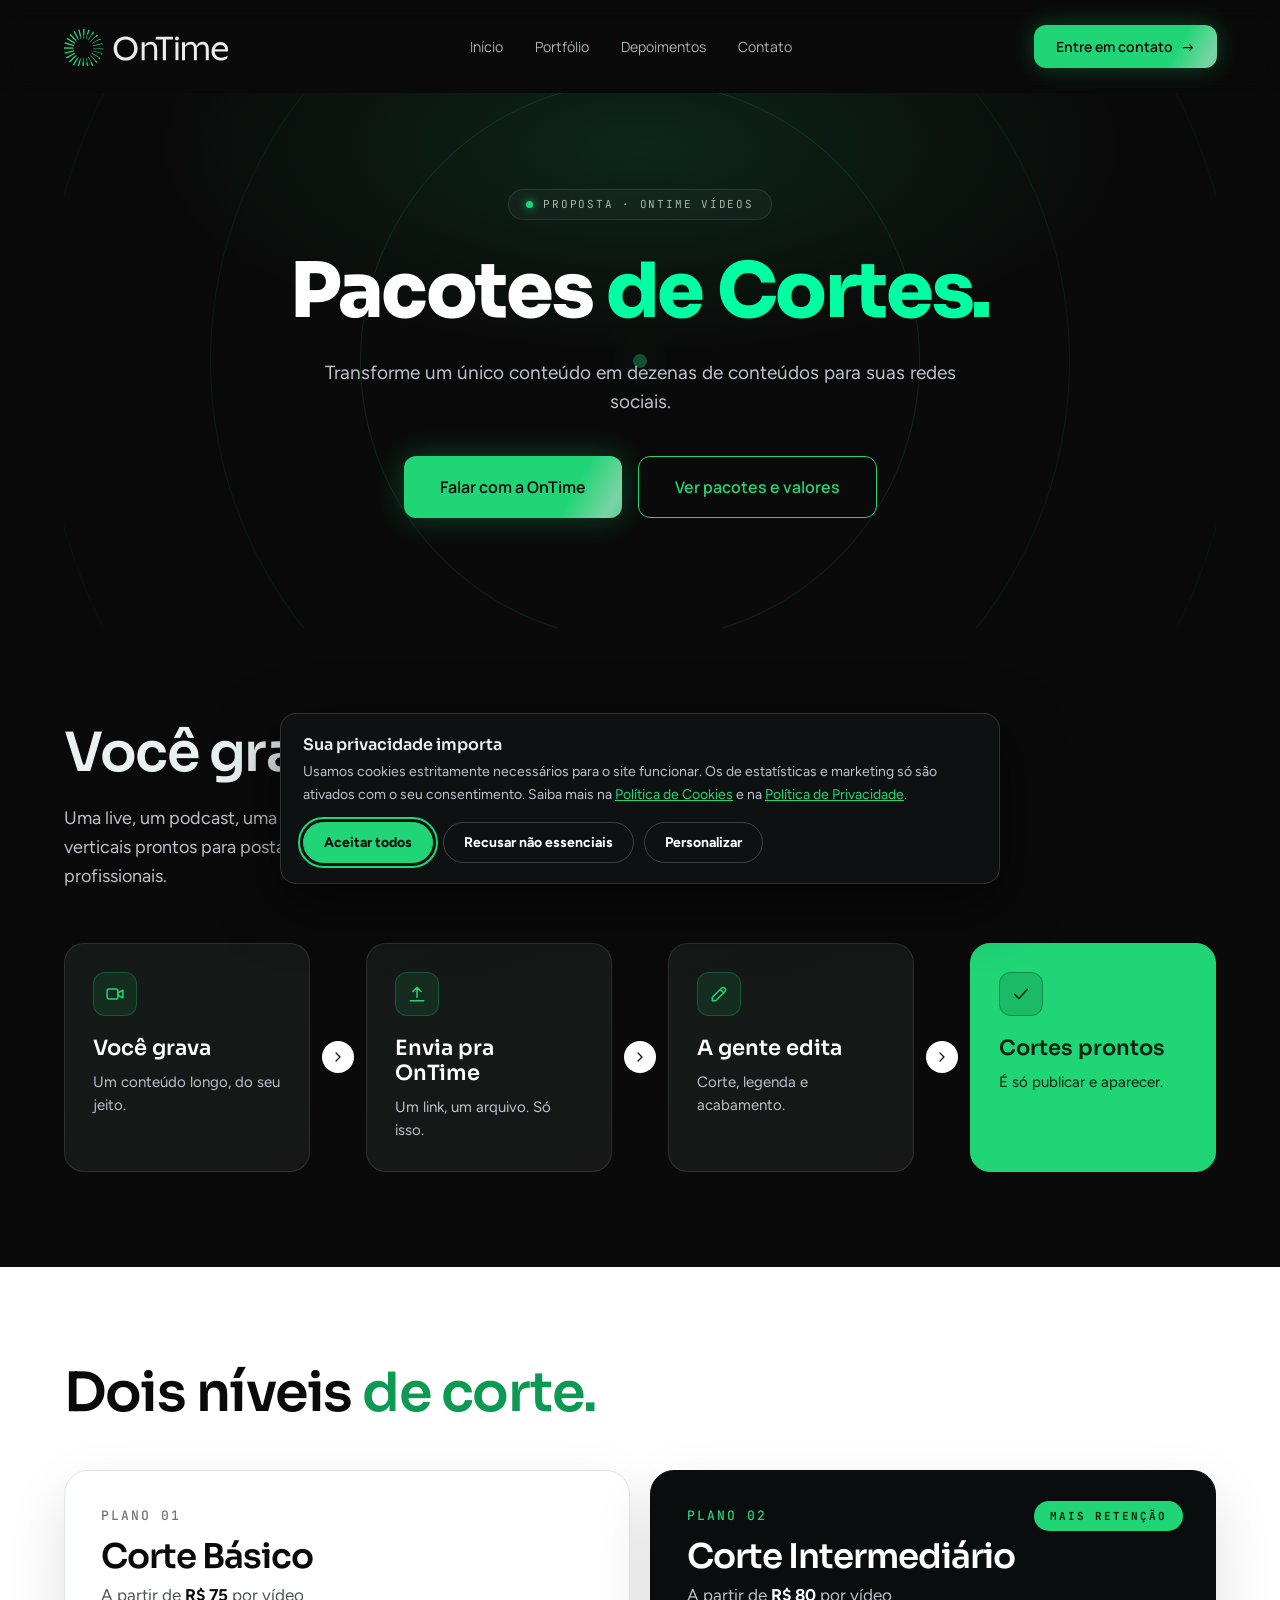
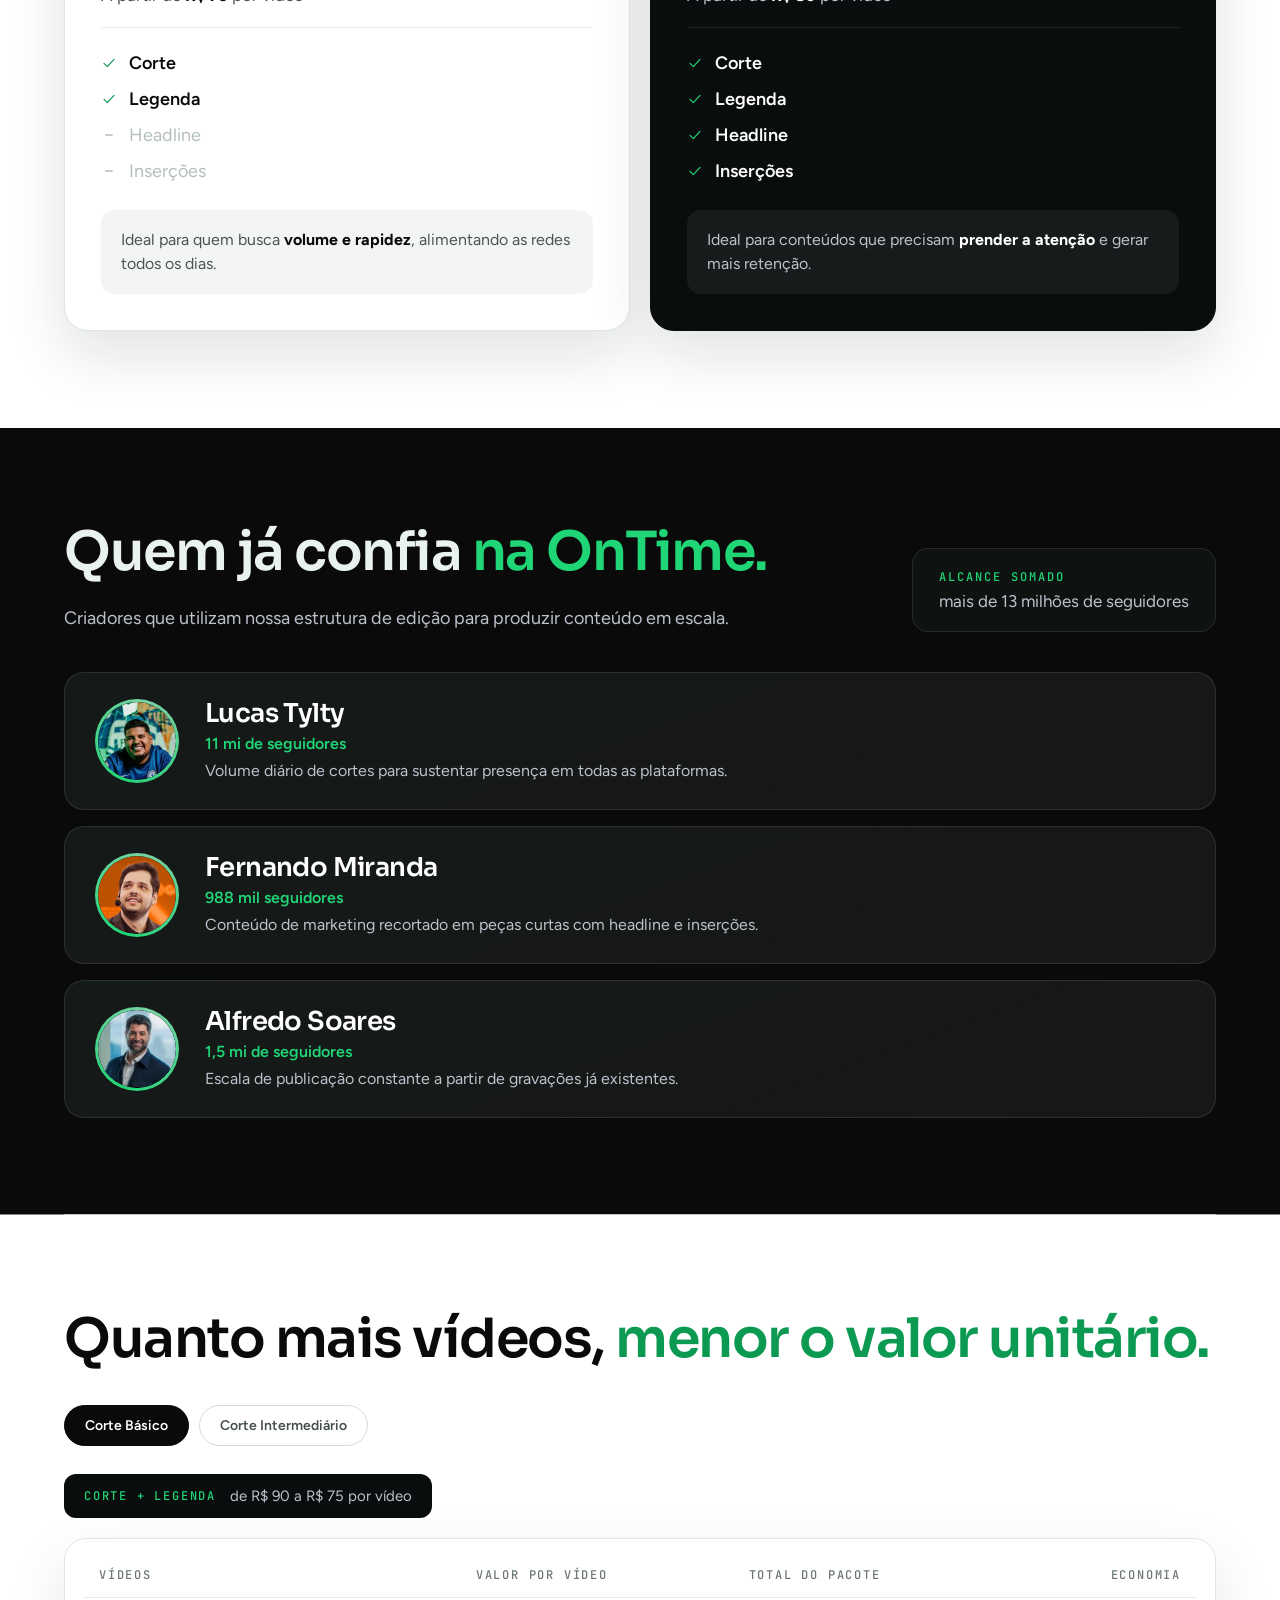
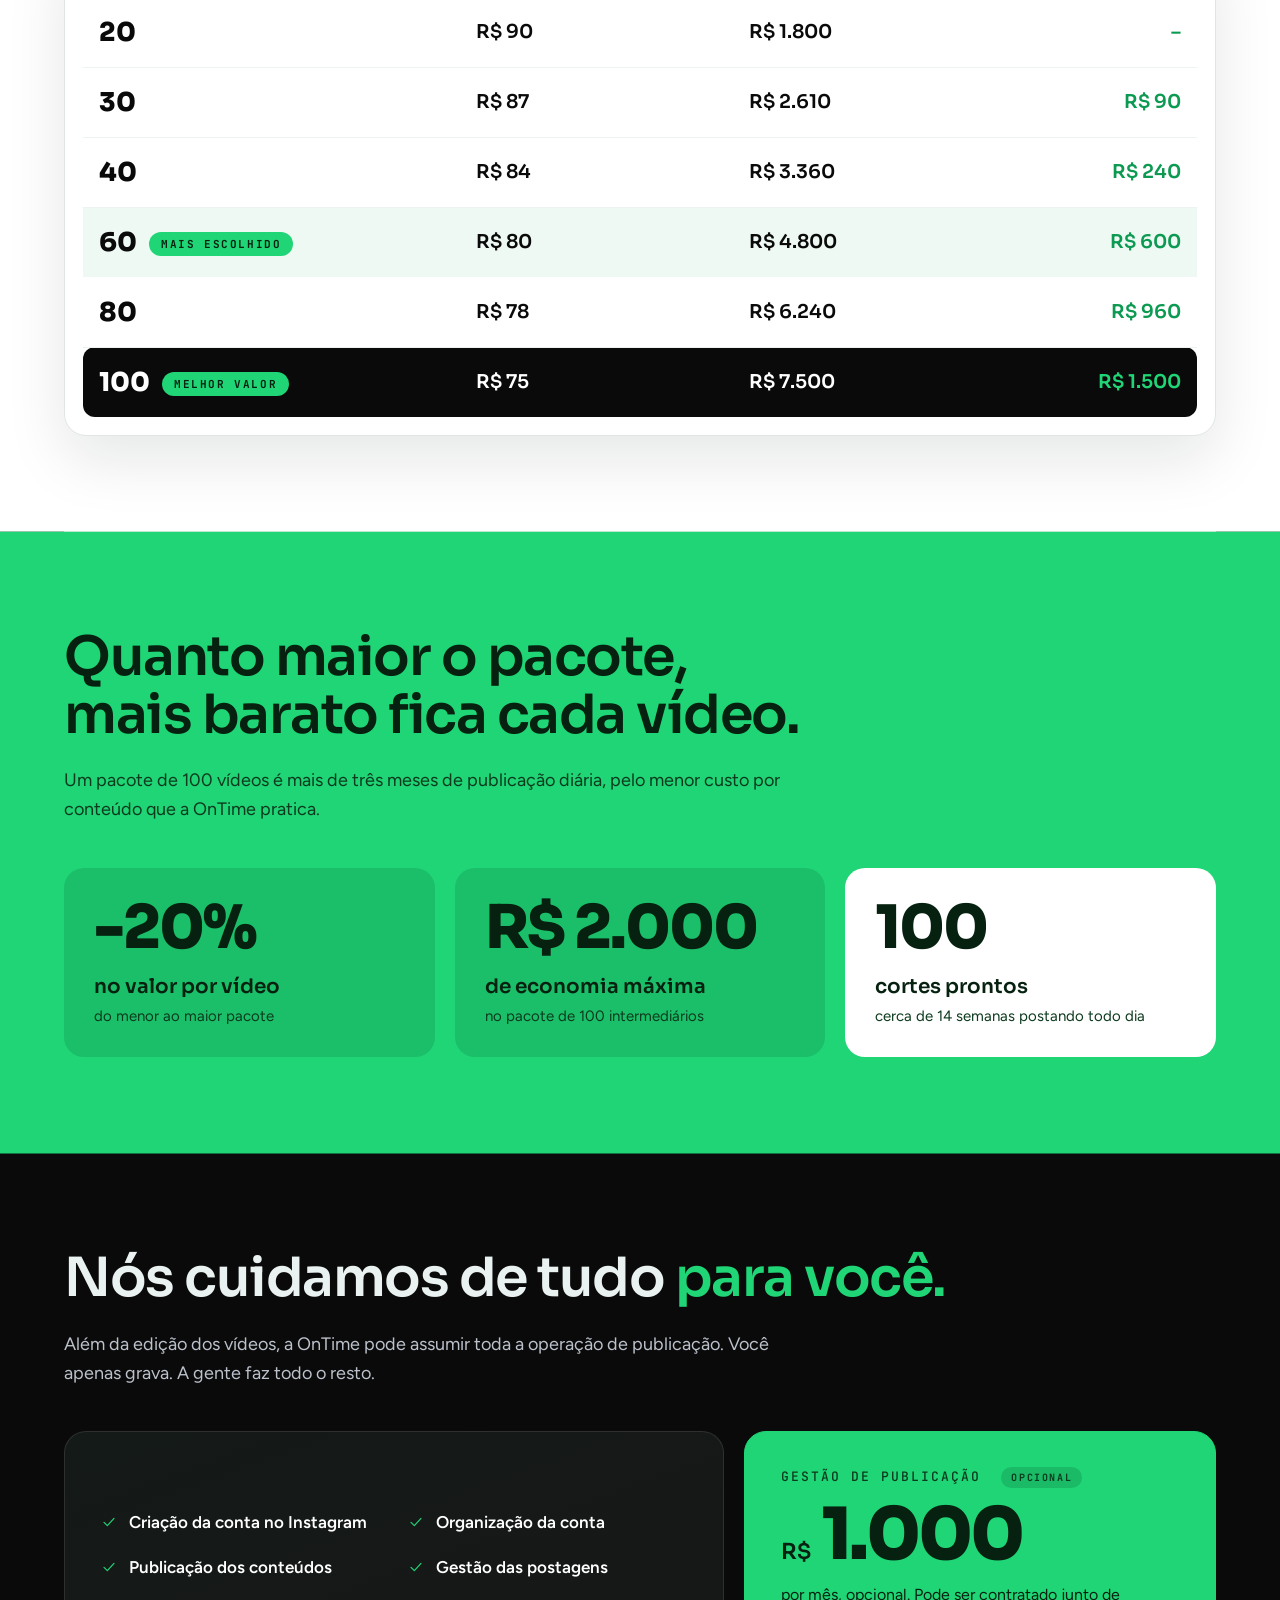
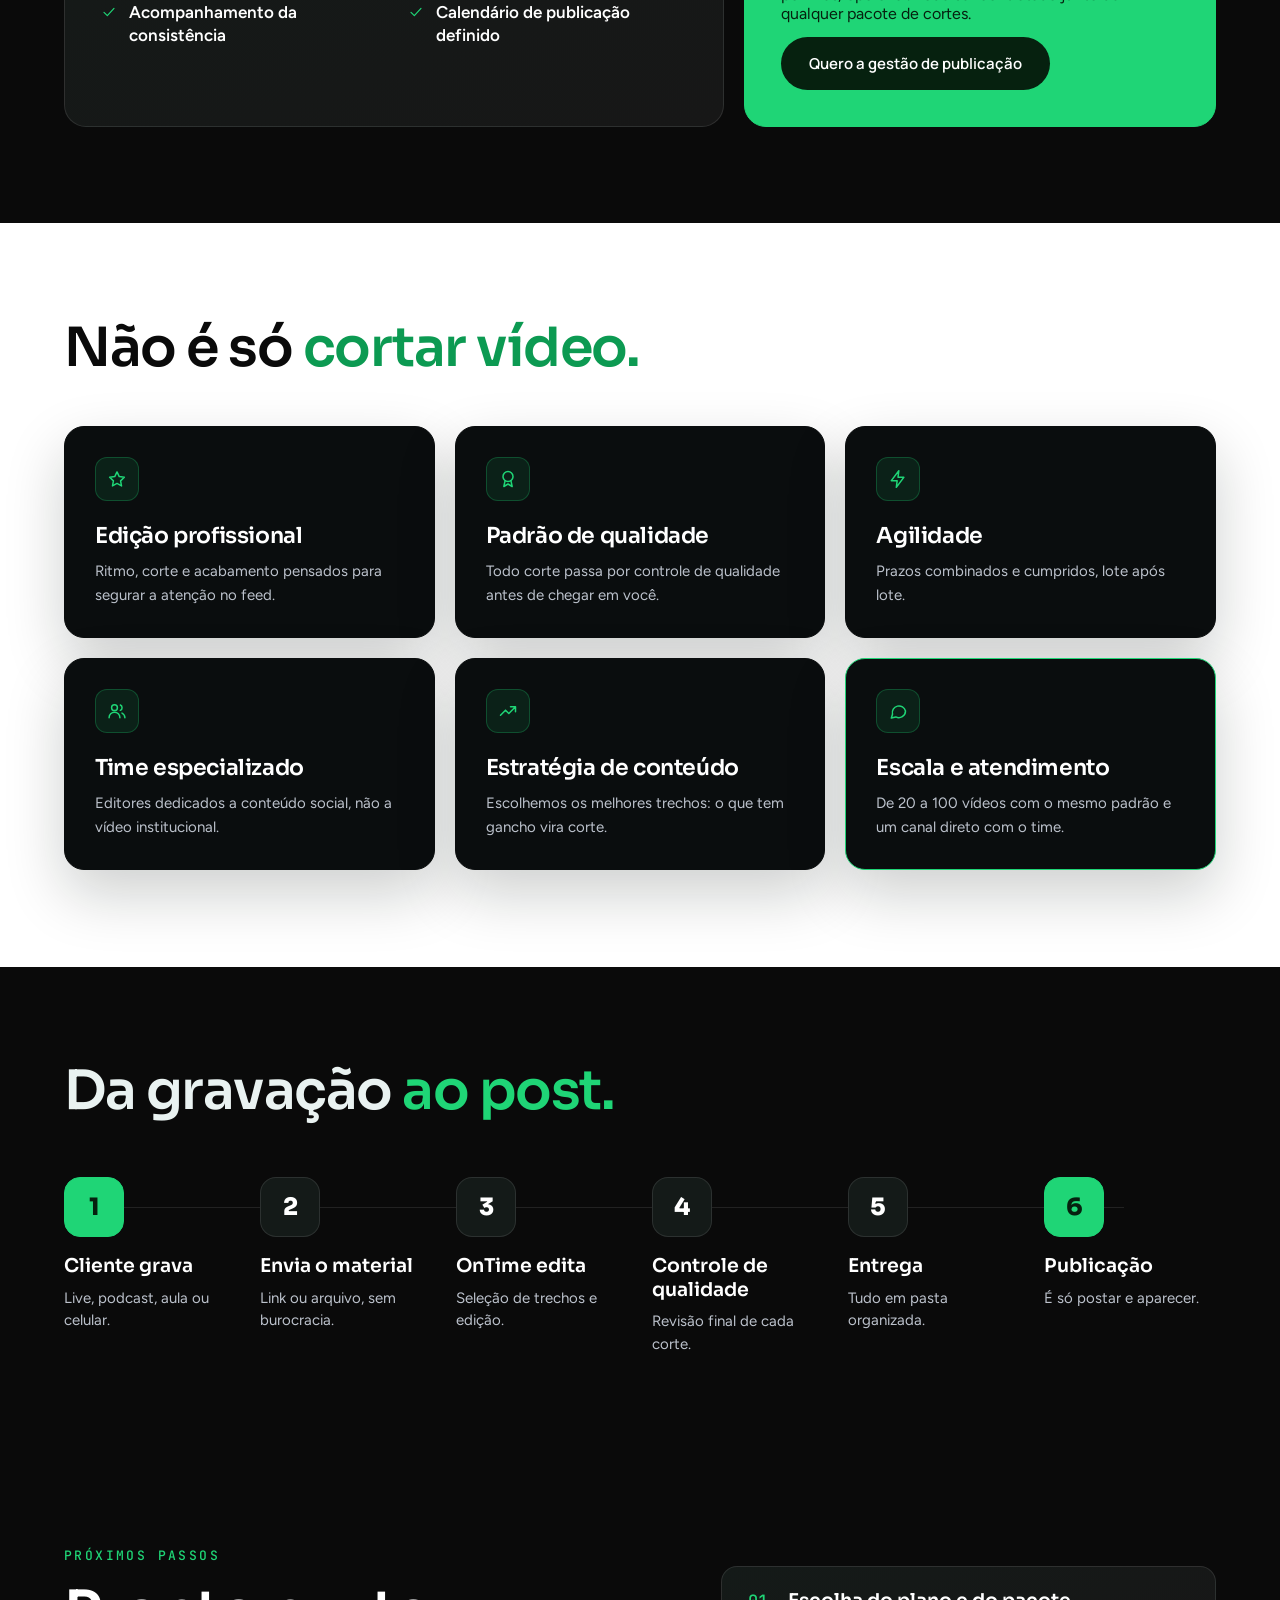
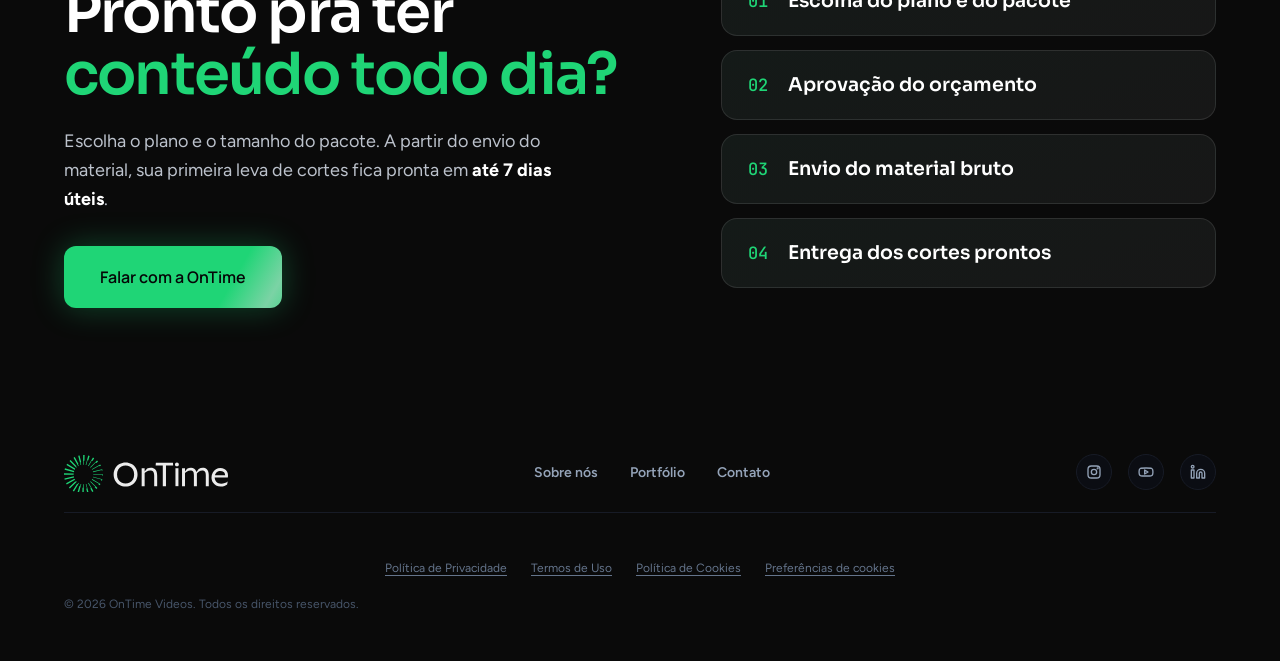
<file: pacote-de-cortes/index.html>
<!doctype html>
<html lang="pt-BR">
<head>
<meta charset="utf-8">
<meta name="viewport" content="width=device-width, initial-scale=1">
<title>Pacotes de Cortes: Um conteúdo longo vira dezenas de cortes | OnTime</title>
<meta name="description" content="Você grava, a OnTime multiplica: cortes verticais prontos para postar, com legenda e acabamento profissional. Pacotes de 20 a 100 vídeos a partir de R$ 75 por vídeo.">
<link rel="canonical" href="https://www.ontimevideos.com/pacote-de-cortes/">
<meta name="robots" content="index,follow,max-image-preview:large">
<meta name="theme-color" content="#0a0a0a">
<meta name="color-scheme" content="dark">
<meta name="author" content="OnTime">
<meta property="og:type" content="website">
<meta property="og:site_name" content="OnTime">
<meta property="og:locale" content="pt_BR">
<meta property="og:title" content="Pacotes de Cortes: Um conteúdo longo vira dezenas de cortes | OnTime">
<meta property="og:description" content="Você grava, a OnTime multiplica: cortes verticais prontos para postar, com legenda e acabamento profissional. Pacotes de 20 a 100 vídeos a partir de R$ 75 por vídeo.">
<meta property="og:url" content="https://www.ontimevideos.com/pacote-de-cortes/">
<meta property="og:image" content="https://www.ontimevideos.com/assets/og-image.png">
<meta property="og:image:width" content="1200">
<meta property="og:image:height" content="630">
<meta property="og:image:alt" content="OnTime: Faça seus vídeos com quem entende do assunto">
<meta name="twitter:card" content="summary_large_image">
<meta name="twitter:title" content="Pacotes de Cortes: Um conteúdo longo vira dezenas de cortes | OnTime">
<meta name="twitter:description" content="Você grava, a OnTime multiplica: cortes verticais prontos para postar, com legenda e acabamento profissional. Pacotes de 20 a 100 vídeos a partir de R$ 75 por vídeo.">
<meta name="twitter:image" content="https://www.ontimevideos.com/assets/og-image.png">
<link rel="icon" href="../assets/favicon.svg" type="image/svg+xml">
<link rel="manifest" href="../manifest.webmanifest">
<script type="application/ld+json">{"@context":"https://schema.org","@type":"BreadcrumbList","itemListElement":[{"@type":"ListItem","position":1,"name":"Início","item":"https://www.ontimevideos.com/"},{"@type":"ListItem","position":2,"name":"Pacotes de Cortes","item":"https://www.ontimevideos.com/pacote-de-cortes/"}]}</script>
<link rel="preconnect" href="https://fonts.googleapis.com">
<link rel="preconnect" href="https://fonts.gstatic.com" crossorigin>
<link href="https://fonts.googleapis.com/css2?family=Figtree:wght@400;600;700;800&family=JetBrains+Mono:wght@400;500&family=Manrope:wght@400;600&family=Sora:wght@200;300;400;600;800&display=swap" rel="stylesheet">
<link rel="stylesheet" href="../styles.css?v=110">
<link rel="stylesheet" href="../legal.css?v=25">
<link rel="stylesheet" href="../planejamento.css?v=4">
</head>
<body>
<script>document.documentElement.classList.add("js")</script>
<a class="skip" href="#conteudo">Pular para o conteúdo</a>
<header class="nav" id="top">
  <div class="nav__in">
    <a href="../" class="nav__logo" aria-label="OnTime"><svg xmlns="http://www.w3.org/2000/svg" viewBox="0 0 164 39" fill="none"><g fill="#1fd576"><path transform="translate(29.26 21.15)" d="M9.65 1.49L9.09 1.48C9.12 1.22 9.14 0.64 9.13 0.62L0.00 0.62L0.00 0.00L9.67 0.09L9.65 1.49Z"/><path transform="translate(0.39 23.18)" d="M9.70 1.20L0.34 3.62L0.00 2.26L9.42 0.00C9.49 0.41 9.58 0.81 9.70 1.20Z"/><path transform="translate(28.84 16.20)" d="M9.70 1.36L9.04 1.52C8.97 1.24 8.88 0.97 8.78 0.70L0.16 3.02C0.11 2.82 0.06 2.62 0.00 2.42L9.36 0.00L9.70 1.36Z"/><path transform="translate(2.06 25.73)" d="M9.10 0.98L0.68 5.75L0.00 4.52L8.33 0.00C8.39 0.20 8.46 0.40 8.53 0.60L8.79 0.45C8.89 0.63 8.99 0.81 9.10 0.98L9.10 0.98Z"/><path transform="translate(27.78 11.52)" d="M9.10 1.23L8.01 1.82C7.84 1.59 7.67 1.37 7.49 1.15L0.31 5.30C0.21 5.12 0.11 4.94 0.00 4.77L8.42 0.00L9.10 1.23L9.10 1.23Z"/><path transform="translate(4.91 28.25)" d="M7.88 0.44L0.97 7.23L0.00 6.22L6.55 0.00C6.66 0.19 6.77 0.38 6.88 0.57L7.44 0.01C7.58 0.16 7.73 0.30 7.88 0.44L7.88 0.44Z"/><path transform="translate(26.14 7.53)" d="M7.88 1.01L6.31 2.49C6.09 2.33 5.85 2.18 5.62 2.03L0.44 7.22C0.30 7.07 0.15 6.93 0.00 6.79L6.90 0.00L7.88 1.01L7.88 1.01Z"/><path transform="translate(8.76 29.87)" d="M6.12 0.31L1.20 8.65L0.00 7.93L4.38 0.79C4.52 0.96 4.68 1.13 4.83 1.29L5.58 0.00C5.75 0.11 5.93 0.21 6.12 0.31L6.12 0.31Z"/><path transform="translate(24.06 4.48)" d="M6.12 0.72L4.39 3.54C4.13 3.46 3.87 3.39 3.61 3.32L0.54 8.65C0.36 8.54 0.18 8.44 0.00 8.35L4.91 0.00L6.11 0.72L6.12 0.72Z"/><path transform="translate(0.00 20.36)" d="M9.67 1.49L0.00 1.40L0.02 0.00L9.71 0.26C9.68 0.55 9.67 1.38 9.67 1.49L9.67 1.49Z"/><path transform="translate(13.34 30.91)" d="M3.94 0.16L1.35 9.49L0.00 9.10L2.13 1.91C2.32 2.05 2.52 2.19 2.72 2.32L3.34 0.00C3.54 0.06 3.74 0.11 3.94 0.16L3.94 0.16Z"/><path transform="translate(21.66 2.60)" d="M3.94 0.39L2.64 4.75C2.38 4.75 2.12 4.75 1.86 4.76L0.60 9.49C0.40 9.43 0.20 9.38 0.00 9.34L2.59 0.00L3.94 0.39Z"/><path transform="translate(19.11 2.00)" d="M1.49 0.02L1.34 5.80C1.09 5.86 0.86 5.93 0.62 6.01L0.62 9.69C0.53 9.68 0.44 9.68 0.35 9.68C0.24 9.68 0.12 9.69 0.00 9.69L0.09 0.00L1.49 0.02Z"/><path transform="translate(18.33 31.31)" d="M1.49 0.00L1.40 9.69L0.00 9.67L0.17 3.24C0.40 3.33 0.64 3.42 0.87 3.51L0.87 0.00C0.96 0.01 1.05 0.01 1.14 0.01C1.26 0.01 1.37 0.00 1.49 0.00Z"/><path transform="translate(14.18 2.39)" d="M3.01 9.56C2.81 9.61 2.61 9.66 2.41 9.72L0.00 0.34L1.36 0.00L2.97 6.72C2.76 6.83 2.55 6.95 2.35 7.07L3.01 9.56L3.01 9.56Z"/><path transform="translate(21.75 30.89)" d="M1.65 9.72L0.44 4.64C0.70 4.68 0.96 4.71 1.22 4.73L0.00 0.16C0.20 0.12 0.40 0.06 0.59 0.00L3.01 9.38L1.65 9.72L1.65 9.72Z"/><path transform="translate(9.51 4.06)" d="M5.29 8.80C5.11 8.90 4.93 9.01 4.76 9.12L0.00 0.68L1.23 0.00L4.97 6.92C4.80 7.07 4.64 7.23 4.47 7.38L5.29 8.80L5.29 8.80Z"/><path transform="translate(24.14 29.82)" d="M4.07 9.12L2.19 5.66C2.46 5.62 2.73 5.56 2.99 5.51L0.00 0.31C0.18 0.22 0.36 0.11 0.53 0.00L5.29 8.43L4.07 9.12L4.07 9.12Z"/><path transform="translate(5.52 6.92)" d="M7.21 7.45C7.06 7.59 6.92 7.74 6.78 7.89L0.00 0.98L1.01 0.00L6.94 6.27C6.82 6.45 6.69 6.63 6.57 6.81L7.21 7.45L7.21 7.45Z"/><path transform="translate(26.21 28.19)" d="M6.20 7.89L4.35 5.93C4.60 5.81 4.85 5.67 5.09 5.54L0.00 0.44C0.15 0.30 0.30 0.15 0.44 0.00L7.21 6.92L6.20 7.89L6.20 7.89Z"/><path transform="translate(2.48 10.78)" d="M8.64 5.59C8.53 5.77 8.43 5.94 8.33 6.13L8.08 5.98L0.00 1.20L0.72 0.00L8.56 4.82C8.47 5.01 8.39 5.20 8.31 5.40L8.64 5.59L8.64 5.59Z"/><path transform="translate(27.82 26.10)" d="M7.91 6.12L6.52 5.26C6.72 5.06 6.91 4.86 7.10 4.64L0.00 0.54C0.11 0.36 0.21 0.18 0.31 0.00L8.64 4.92L7.91 6.12Z"/><path transform="translate(0.59 15.36)" d="M9.67 2.76C9.53 3.14 9.41 3.54 9.32 3.94L9.31 3.94L0.00 1.35L0.39 0.00L9.67 2.76Z"/><path transform="translate(28.87 23.70)" d="M9.09 3.94L8.24 3.69C8.36 3.43 8.47 3.17 8.58 2.90L0.00 0.60C0.06 0.40 0.11 0.20 0.15 0.00L9.47 2.59L9.09 3.94L9.09 3.94Z"/></g><g fill="#ececec"><path transform="translate(49.64 9.45)" d="M18.04 1.57C16.22 0.52 14.19 0.00 11.95 0.00C9.70 0.00 7.67 0.52 5.86 1.57C4.04 2.62 2.61 4.06 1.57 5.88C0.52 7.71 0.00 9.76 0.00 12.03C0.00 14.31 0.53 16.36 1.59 18.19C2.64 20.01 4.08 21.45 5.91 22.50C7.73 23.55 9.74 24.07 11.95 24.07C14.15 24.07 16.17 23.55 17.99 22.50C19.81 21.45 21.25 20.01 22.31 18.19C23.37 16.36 23.90 14.31 23.90 12.03C23.90 9.76 23.37 7.71 22.33 5.88C21.28 4.06 19.85 2.62 18.04 1.57L18.04 1.57ZM19.28 16.98C18.48 18.35 17.42 19.36 16.12 20.04C14.82 20.71 13.43 21.05 11.95 21.05C10.47 21.05 9.08 20.71 7.77 20.04C6.47 19.36 5.41 18.35 4.61 16.98C3.80 15.62 3.40 13.97 3.40 12.03C3.40 10.10 3.80 8.45 4.61 7.09C5.41 5.72 6.47 4.71 7.77 4.03C9.08 3.35 10.47 3.02 11.95 3.02C13.42 3.02 14.82 3.35 16.12 4.03C17.42 4.71 18.48 5.72 19.28 7.09C20.09 8.45 20.49 10.10 20.49 12.03C20.49 13.97 20.09 15.62 19.28 16.98Z"/><path transform="translate(77.67 14.86)" d="M9.19 0.00C7.80 0.00 6.60 0.28 5.50 0.75L2.98 3.69L2.98 0.36L0.00 0.36L0.00 18.30L2.98 18.30L2.98 5.26C3.97 4.19 5.85 2.63 8.51 2.63C11.03 2.63 12.52 3.91 12.52 7.78L12.52 18.30L15.50 18.30L15.50 7.53C15.50 2.13 12.73 0.00 9.19 0.00Z"/><path transform="translate(91.63 9.80)" d="M0.25 0.00L0.00 2.81L7.16 2.81L7.16 23.36L10.35 23.36L10.35 2.81L17.54 2.81L17.29 0.00L0.25 0.00Z"/><path transform="translate(111.45 15.22)" d="M2.98 0.00L0.00 0.00L0.00 17.94L2.98 17.94L2.98 0.00Z"/><path transform="translate(147.51 15.11)" d="M16.49 7.28C16.49 5.74 16.16 4.42 15.50 3.32C14.84 2.22 13.93 1.39 12.77 0.83C11.61 0.28 10.31 0.00 8.87 0.00C7.26 0.00 5.78 0.40 4.42 1.21C3.06 2.01 1.98 3.13 1.19 4.55C0.40 5.97 0.00 7.56 0.00 9.31C0.00 11.06 0.42 12.74 1.26 14.12C2.10 15.51 3.22 16.57 4.61 17.32C6.01 18.07 7.52 18.44 9.15 18.44C10.59 18.44 11.85 18.25 12.93 17.87C14.00 17.49 14.90 17.01 15.61 16.42L16.17 13.29L16.10 13.29C15.32 14.00 14.36 14.57 13.21 14.99C12.07 15.42 10.88 15.63 9.65 15.63C7.68 15.63 6.12 15.08 4.95 13.96C3.87 12.94 3.29 11.44 3.20 9.49L16.32 9.49C16.43 8.71 16.50 7.97 16.50 7.29L16.49 7.28ZM3.41 7.07C3.64 6.11 4.07 5.28 4.68 4.57C5.68 3.42 7.02 2.84 8.73 2.84C10.15 2.84 11.29 3.21 12.17 3.94C13.04 4.68 13.52 5.72 13.59 7.07L3.41 7.07L3.41 7.07Z"/><path transform="translate(110.97 9.45)" d="M1.95 3.91C3.03 3.91 3.90 3.03 3.90 1.95C3.90 0.87 3.03 0.00 1.95 0.00C0.87 0.00 0.00 0.87 0.00 1.95C0.00 3.03 0.87 3.91 1.95 3.91Z"/><path transform="translate(118.03 14.86)" d="M20.75 0.00C19.30 0.00 17.91 0.39 16.63 1.14L14.40 4.23C13.51 0.96 11.31 0.00 8.97 0.00C7.55 0.00 6.21 0.36 5.04 1.00L2.98 3.70L2.98 0.36L0.00 0.36L0.00 18.30L2.98 18.30L2.98 5.26C4.01 4.19 5.64 2.63 8.51 2.63C10.71 2.63 11.88 3.55 11.88 7.28L11.88 18.30L14.86 18.30L14.86 5.59C15.87 4.29 17.66 2.63 20.32 2.63C22.20 2.63 23.77 3.45 23.77 7.28L23.77 18.30L26.75 18.30L26.75 7.03C26.75 1.63 23.66 0.00 20.75 0.00L20.75 0.00Z"/></g></svg></a>
    <nav class="nav__links" aria-label="Principal">
      <a href="../">Início</a>
      <a href="../portfolio/">Portfólio</a>
      <a href="../#depoimentos">Depoimentos</a>
      <a href="#contato">Contato</a>
    </nav>
    <a href="https://api.whatsapp.com/send/?phone=14693275704&amp;text=Vim+pelo+site+da+OnTime+e+quero+saber+mais+sobre+as+edi%C3%A7%C3%B5es&amp;type=phone_number&amp;app_absent=0" class="nav__cta" target="_blank" rel="noopener noreferrer">Entre em contato</a>
  </div>
</header>

<main id="conteudo" tabindex="-1">
  <section class="pe-hero wrap">
    <span class="rec"><i></i>PROPOSTA · ONTIME VÍDEOS</span>
    <h1>Pacotes <span class="g">de Cortes.</span></h1>
    <p class="pe-hero__sub">Transforme um único conteúdo em dezenas de conteúdos para suas redes sociais.</p>
    <div class="pe-hero__ctas">
      <a href="https://api.whatsapp.com/send/?phone=14693275704&amp;text=Vim+pelo+site+da+OnTime+e+quero+saber+mais+sobre+os+Pacotes+de+Cortes&amp;type=phone_number&amp;app_absent=0" class="btn btn--grad" target="_blank" rel="noopener noreferrer">Falar com a OnTime</a>
      <a href="#pacotes" class="btn btn--outline">Ver pacotes e valores</a>
    </div>
    <div class="pe-rings" aria-hidden="true"><i></i><i></i><i></i><b></b></div>
  </section>

  <section class="pe-sec wrap" aria-labelledby="pc-servico">
    <header class="pe-head reveal"><h2 id="pc-servico">Você grava. <span class="g">A gente multiplica.</span></h2>
    <p>Uma live, um podcast, uma aula ou uma gravação de celular viram dezenas de cortes verticais prontos para postar, com corte, legenda e acabamento feitos por editores profissionais.</p></header>
    <div class="pe-flow"><article class="pe-flow__c reveal"><span class="pe-ico"><svg width="20" height="20" viewBox="0 0 24 24" fill="none" stroke="currentColor" stroke-width="1.8" stroke-linecap="round" stroke-linejoin="round" aria-hidden="true"><rect x="2.5" y="6" width="13" height="12" rx="2.5"/><path d="m15.5 10.5 6-3v9l-6-3z"/></svg></span><h3>Você grava</h3><p>Um conteúdo longo, do seu jeito.</p></article><span class="pe-flow__a" aria-hidden="true"><svg width="16" height="16" viewBox="0 0 24 24" fill="none" stroke="currentColor" stroke-width="1.8" stroke-linecap="round" stroke-linejoin="round" aria-hidden="true"><path d="m9 6 6 6-6 6"/></svg></span><article class="pe-flow__c reveal"><span class="pe-ico"><svg width="20" height="20" viewBox="0 0 24 24" fill="none" stroke="currentColor" stroke-width="1.8" stroke-linecap="round" stroke-linejoin="round" aria-hidden="true"><path d="M12 16V4M7 9l5-5 5 5M4 20h16"/></svg></span><h3>Envia pra OnTime</h3><p>Um link, um arquivo. Só isso.</p></article><span class="pe-flow__a" aria-hidden="true"><svg width="16" height="16" viewBox="0 0 24 24" fill="none" stroke="currentColor" stroke-width="1.8" stroke-linecap="round" stroke-linejoin="round" aria-hidden="true"><path d="m9 6 6 6-6 6"/></svg></span><article class="pe-flow__c reveal"><span class="pe-ico"><svg width="20" height="20" viewBox="0 0 24 24" fill="none" stroke="currentColor" stroke-width="1.8" stroke-linecap="round" stroke-linejoin="round" aria-hidden="true"><path d="M4 20h4L19 9a2.8 2.8 0 0 0-4-4L4 16z"/><path d="m13.5 6.5 4 4"/></svg></span><h3>A gente edita</h3><p>Corte, legenda e acabamento.</p></article><span class="pe-flow__a" aria-hidden="true"><svg width="16" height="16" viewBox="0 0 24 24" fill="none" stroke="currentColor" stroke-width="1.8" stroke-linecap="round" stroke-linejoin="round" aria-hidden="true"><path d="m9 6 6 6-6 6"/></svg></span><article class="pe-flow__c reveal pe-flow__last"><span class="pe-ico"><svg width="20" height="20" viewBox="0 0 24 24" fill="none" stroke="currentColor" stroke-width="1.8" stroke-linecap="round" stroke-linejoin="round" aria-hidden="true"><path d="m4.5 12.5 5 5 10-11"/></svg></span><h3>Cortes prontos</h3><p>É só publicar e aparecer.</p></article></div>
  </section>

  <section class="pe-sec wrap light" aria-labelledby="pc-planos">
    <header class="pe-head reveal"><h2 id="pc-planos">Dois níveis <span class="g">de corte.</span></h2></header>
    <div class="pc-plans"><article class="pc-plan reveal"><span class="pe-plan__k">PLANO 01</span><h3>Corte Básico</h3><p class="pc-from">A partir de <b>R$ 75</b> por vídeo</p><ul class="pc-list"><li class=""><svg width="16" height="16" viewBox="0 0 24 24" fill="none" stroke="currentColor" stroke-width="1.8" stroke-linecap="round" stroke-linejoin="round" aria-hidden="true"><path d="m4.5 12.5 5 5 10-11"/></svg><span>Corte</span></li><li class=""><svg width="16" height="16" viewBox="0 0 24 24" fill="none" stroke="currentColor" stroke-width="1.8" stroke-linecap="round" stroke-linejoin="round" aria-hidden="true"><path d="m4.5 12.5 5 5 10-11"/></svg><span>Legenda</span></li><li class="is-off"><svg width="16" height="16" viewBox="0 0 24 24" fill="none" stroke="currentColor" stroke-width="2" stroke-linecap="round" aria-hidden="true"><path d="M7 12h10"/></svg><span>Headline</span></li><li class="is-off"><svg width="16" height="16" viewBox="0 0 24 24" fill="none" stroke="currentColor" stroke-width="2" stroke-linecap="round" aria-hidden="true"><path d="M7 12h10"/></svg><span>Inserções</span></li></ul><p class="pc-ideal">Ideal para quem busca <b>volume e rapidez</b>, alimentando as redes todos os dias.</p></article><article class="pc-plan pc-plan--dark reveal"><span class="pe-plan__k">PLANO 02</span><span class="pe-badge">MAIS RETENÇÃO</span><h3>Corte Intermediário</h3><p class="pc-from">A partir de <b>R$ 80</b> por vídeo</p><ul class="pc-list"><li class=""><svg width="16" height="16" viewBox="0 0 24 24" fill="none" stroke="currentColor" stroke-width="1.8" stroke-linecap="round" stroke-linejoin="round" aria-hidden="true"><path d="m4.5 12.5 5 5 10-11"/></svg><span>Corte</span></li><li class=""><svg width="16" height="16" viewBox="0 0 24 24" fill="none" stroke="currentColor" stroke-width="1.8" stroke-linecap="round" stroke-linejoin="round" aria-hidden="true"><path d="m4.5 12.5 5 5 10-11"/></svg><span>Legenda</span></li><li class=""><svg width="16" height="16" viewBox="0 0 24 24" fill="none" stroke="currentColor" stroke-width="1.8" stroke-linecap="round" stroke-linejoin="round" aria-hidden="true"><path d="m4.5 12.5 5 5 10-11"/></svg><span>Headline</span></li><li class=""><svg width="16" height="16" viewBox="0 0 24 24" fill="none" stroke="currentColor" stroke-width="1.8" stroke-linecap="round" stroke-linejoin="round" aria-hidden="true"><path d="m4.5 12.5 5 5 10-11"/></svg><span>Inserções</span></li></ul><p class="pc-ideal">Ideal para conteúdos que precisam <b>prender a atenção</b> e gerar mais retenção.</p></article></div>
  </section>

  <section class="pe-sec wrap" aria-labelledby="pc-cases">
    <header class="pe-head reveal pc-headrow"><div><h2 id="pc-cases">Quem já confia <span class="g">na OnTime.</span></h2>
    <p>Criadores que utilizam nossa estrutura de edição para produzir conteúdo em escala.</p></div>
    <div class="pc-reach"><b>ALCANCE SOMADO</b><span>mais de 13 milhões de seguidores</span></div></header>
    <div class="pc-cases"><article class="pc-case reveal"><span class="pc-av pc-av--img"><img src="../assets/lucas-tylty.webp" width="240" height="240" alt="Foto de Lucas Tylty" loading="lazy" decoding="async"></span><div><h3>Lucas Tylty</h3><b>11 mi de seguidores</b><p>Volume diário de cortes para sustentar presença em todas as plataformas.</p></div></article><article class="pc-case reveal"><span class="pc-av pc-av--img"><img src="../assets/fernando-miranda.webp" width="240" height="240" alt="Foto de Fernando Miranda" loading="lazy" decoding="async"></span><div><h3>Fernando Miranda</h3><b>988 mil seguidores</b><p>Conteúdo de marketing recortado em peças curtas com headline e inserções.</p></div></article><article class="pc-case reveal"><span class="pc-av pc-av--img"><img src="../assets/alfredo-soares.webp" width="240" height="240" alt="Foto de Alfredo Soares" loading="lazy" decoding="async"></span><div><h3>Alfredo Soares</h3><b>1,5 mi de seguidores</b><p>Escala de publicação constante a partir de gravações já existentes.</p></div></article></div>
  </section>

  <section class="pe-sec wrap light" id="pacotes" aria-labelledby="pc-pacotes">
    <header class="pe-head reveal"><h2 id="pc-pacotes">Quanto mais vídeos, <span class="g">menor o valor unitário.</span></h2></header>
    <div class="pf-tabs pc-tabs reveal" role="tablist" aria-label="Escolher o nível de corte">
      <button type="button" role="tab" class="is-on" aria-selected="true" data-tab="basico">Corte Básico</button>
      <button type="button" role="tab" aria-selected="false" data-tab="intermediario">Corte Intermediário</button>
    </div>
    <div class="pc-panel" data-panel="basico"><p class="pc-note"><b>CORTE + LEGENDA</b> de R$ 90 a R$ 75 por vídeo</p><div class="pc-tablewrap"><table class="pc-table"><thead><tr><th scope="col">Vídeos</th><th scope="col">Valor por vídeo</th><th scope="col">Total do pacote</th><th scope="col">Economia</th></tr></thead><tbody><tr><th scope="row">20</th><td>R$ 90</td><td>R$ 1.800</td><td class="pc-eco">–</td></tr><tr><th scope="row">30</th><td>R$ 87</td><td>R$ 2.610</td><td class="pc-eco">R$ 90</td></tr><tr><th scope="row">40</th><td>R$ 84</td><td>R$ 3.360</td><td class="pc-eco">R$ 240</td></tr><tr class="is-hl"><th scope="row">60<em>MAIS ESCOLHIDO</em></th><td>R$ 80</td><td>R$ 4.800</td><td class="pc-eco">R$ 600</td></tr><tr><th scope="row">80</th><td>R$ 78</td><td>R$ 6.240</td><td class="pc-eco">R$ 960</td></tr><tr class="is-top"><th scope="row">100<em>MELHOR VALOR</em></th><td>R$ 75</td><td>R$ 7.500</td><td class="pc-eco">R$ 1.500</td></tr></tbody></table></div></div>
    <div class="pc-panel" data-panel="intermediario" hidden><p class="pc-note"><b>+ HEADLINE + INSERÇÕES</b> de R$ 100 a R$ 80 por vídeo</p><div class="pc-tablewrap"><table class="pc-table"><thead><tr><th scope="col">Vídeos</th><th scope="col">Valor por vídeo</th><th scope="col">Total do pacote</th><th scope="col">Economia</th></tr></thead><tbody><tr><th scope="row">20</th><td>R$ 100</td><td>R$ 2.000</td><td class="pc-eco">–</td></tr><tr><th scope="row">30</th><td>R$ 97</td><td>R$ 2.910</td><td class="pc-eco">R$ 90</td></tr><tr><th scope="row">40</th><td>R$ 94</td><td>R$ 3.760</td><td class="pc-eco">R$ 240</td></tr><tr class="is-hl"><th scope="row">60<em>MAIS ESCOLHIDO</em></th><td>R$ 89</td><td>R$ 5.340</td><td class="pc-eco">R$ 660</td></tr><tr><th scope="row">80</th><td>R$ 86</td><td>R$ 6.880</td><td class="pc-eco">R$ 1.120</td></tr><tr class="is-top"><th scope="row">100<em>MELHOR VALOR</em></th><td>R$ 80</td><td>R$ 8.000</td><td class="pc-eco">R$ 2.000</td></tr></tbody></table></div></div>
  </section>

  <section class="pe-sec wrap pe-green" aria-labelledby="pc-conta">
    <header class="pe-head reveal"><h2 id="pc-conta">Quanto maior o pacote,<br>mais barato fica cada vídeo.</h2>
    <p>Um pacote de 100 vídeos é mais de três meses de publicação diária, pelo menor custo por conteúdo que a OnTime pratica.</p></header>
    <div class="pc-stats"><article class="pc-stat  reveal"><strong>-20%</strong><h3>no valor por vídeo</h3><p>do menor ao maior pacote</p></article><article class="pc-stat  reveal"><strong>R$ 2.000</strong><h3>de economia máxima</h3><p>no pacote de 100 intermediários</p></article><article class="pc-stat is-w reveal"><strong>100</strong><h3>cortes prontos</h3><p>cerca de 14 semanas postando todo dia</p></article></div>
  </section>

  <section class="pe-sec wrap" aria-labelledby="pc-add">
    <header class="pe-head reveal"><h2 id="pc-add">Nós cuidamos de tudo <span class="g">para você.</span></h2>
    <p>Além da edição dos vídeos, a OnTime pode assumir toda a operação de publicação. Você apenas grava. A gente faz todo o resto.</p></header>
    <div class="pc-add">
      <ul class="pc-addlist reveal"><li><svg width="16" height="16" viewBox="0 0 24 24" fill="none" stroke="currentColor" stroke-width="1.8" stroke-linecap="round" stroke-linejoin="round" aria-hidden="true"><path d="m4.5 12.5 5 5 10-11"/></svg><span>Criação da conta no Instagram</span></li><li><svg width="16" height="16" viewBox="0 0 24 24" fill="none" stroke="currentColor" stroke-width="1.8" stroke-linecap="round" stroke-linejoin="round" aria-hidden="true"><path d="m4.5 12.5 5 5 10-11"/></svg><span>Organização da conta</span></li><li><svg width="16" height="16" viewBox="0 0 24 24" fill="none" stroke="currentColor" stroke-width="1.8" stroke-linecap="round" stroke-linejoin="round" aria-hidden="true"><path d="m4.5 12.5 5 5 10-11"/></svg><span>Publicação dos conteúdos</span></li><li><svg width="16" height="16" viewBox="0 0 24 24" fill="none" stroke="currentColor" stroke-width="1.8" stroke-linecap="round" stroke-linejoin="round" aria-hidden="true"><path d="m4.5 12.5 5 5 10-11"/></svg><span>Gestão das postagens</span></li><li><svg width="16" height="16" viewBox="0 0 24 24" fill="none" stroke="currentColor" stroke-width="1.8" stroke-linecap="round" stroke-linejoin="round" aria-hidden="true"><path d="m4.5 12.5 5 5 10-11"/></svg><span>Acompanhamento da consistência</span></li><li><svg width="16" height="16" viewBox="0 0 24 24" fill="none" stroke="currentColor" stroke-width="1.8" stroke-linecap="round" stroke-linejoin="round" aria-hidden="true"><path d="m4.5 12.5 5 5 10-11"/></svg><span>Calendário de publicação definido</span></li></ul>
      <article class="pe-plan pe-plan--best pc-addprice reveal">
        <span class="pe-plan__k">GESTÃO DE PUBLICAÇÃO <em class="pc-opt">OPCIONAL</em></span>
        <p class="pe-price"><small>R$</small><strong>1.000</strong></p>
        <p class="pe-plan__n">por mês, opcional. Pode ser contratado junto de qualquer pacote de cortes.</p>
        <a href="https://api.whatsapp.com/send/?phone=14693275704&amp;text=Vim+pelo+site+da+OnTime+e+quero+a+Gest%C3%A3o+de+Publica%C3%A7%C3%A3o+junto+com+o+pacote+de+cortes&amp;type=phone_number&amp;app_absent=0" class="btn pe-btn-dark" target="_blank" rel="noopener noreferrer">Quero a gestão de publicação</a>
      </article>
    </div>
  </section>

  <section class="pe-sec wrap light" aria-labelledby="pc-why">
    <header class="pe-head reveal"><h2 id="pc-why">Não é só <span class="g">cortar vídeo.</span></h2></header>
    <div class="pe-c3 pc-why"><article class="pe-card reveal"><span class="pe-ico"><svg width="20" height="20" viewBox="0 0 24 24" fill="none" stroke="currentColor" stroke-width="1.8" stroke-linecap="round" stroke-linejoin="round" aria-hidden="true"><path d="m12 3.5 2.7 5.6 6.1.8-4.5 4.3 1.1 6.1L12 17.3 6.6 20.3l1.1-6.1L3.2 9.9l6.1-.8z"/></svg></span><h3>Edição profissional</h3><p>Ritmo, corte e acabamento pensados para segurar a atenção no feed.</p></article><article class="pe-card reveal"><span class="pe-ico"><svg width="20" height="20" viewBox="0 0 24 24" fill="none" stroke="currentColor" stroke-width="1.8" stroke-linecap="round" stroke-linejoin="round" aria-hidden="true"><circle cx="12" cy="9" r="6"/><path d="m8.5 14-1.5 7 5-3 5 3-1.5-7"/></svg></span><h3>Padrão de qualidade</h3><p>Todo corte passa por controle de qualidade antes de chegar em você.</p></article><article class="pe-card reveal"><span class="pe-ico"><svg width="20" height="20" viewBox="0 0 24 24" fill="none" stroke="currentColor" stroke-width="1.8" stroke-linecap="round" stroke-linejoin="round" aria-hidden="true"><path d="M13 2 4 14h7l-1 8 9-12h-7z"/></svg></span><h3>Agilidade</h3><p>Prazos combinados e cumpridos, lote após lote.</p></article><article class="pe-card reveal"><span class="pe-ico"><svg width="20" height="20" viewBox="0 0 24 24" fill="none" stroke="currentColor" stroke-width="1.8" stroke-linecap="round" stroke-linejoin="round" aria-hidden="true"><circle cx="9" cy="8" r="3.5"/><path d="M2.5 20a6.5 6.5 0 0 1 13 0M16 4.8a3.5 3.5 0 0 1 0 6.4M18 14.5a6.5 6.5 0 0 1 3.5 5.5"/></svg></span><h3>Time especializado</h3><p>Editores dedicados a conteúdo social, não a vídeo institucional.</p></article><article class="pe-card reveal"><span class="pe-ico"><svg width="20" height="20" viewBox="0 0 24 24" fill="none" stroke="currentColor" stroke-width="1.8" stroke-linecap="round" stroke-linejoin="round" aria-hidden="true"><path d="m3 17 6-6 4 4 8-8M15 7h6v6"/></svg></span><h3>Estratégia de conteúdo</h3><p>Escolhemos os melhores trechos: o que tem gancho vira corte.</p></article><article class="pe-card reveal pc-last"><span class="pe-ico"><svg width="20" height="20" viewBox="0 0 24 24" fill="none" stroke="currentColor" stroke-width="1.8" stroke-linecap="round" stroke-linejoin="round" aria-hidden="true"><path d="M21 12a8 8 0 0 1-11.6 7.1L4 20.5l1.4-4.6A8 8 0 1 1 21 12z"/></svg></span><h3>Escala e atendimento</h3><p>De 20 a 100 vídeos com o mesmo padrão e um canal direto com o time.</p></article></div>
  </section>

  <section class="pe-sec wrap" aria-labelledby="pc-fluxo">
    <header class="pe-head reveal"><h2 id="pc-fluxo">Da gravação <span class="g">ao post.</span></h2></header>
    <ol class="pc-fluxo"><li class="reveal is-g"><b>1</b><h3>Cliente grava</h3><p>Live, podcast, aula ou celular.</p></li><li class="reveal"><b>2</b><h3>Envia o material</h3><p>Link ou arquivo, sem burocracia.</p></li><li class="reveal"><b>3</b><h3>OnTime edita</h3><p>Seleção de trechos e edição.</p></li><li class="reveal"><b>4</b><h3>Controle de qualidade</h3><p>Revisão final de cada corte.</p></li><li class="reveal"><b>5</b><h3>Entrega</h3><p>Tudo em pasta organizada.</p></li><li class="reveal is-g"><b>6</b><h3>Publicação</h3><p>É só postar e aparecer.</p></li></ol>
  </section>

  <section class="pe-sec wrap pc-final" id="contato" aria-labelledby="pc-fim">
    <div class="pc-final__l">
      <p class="pe-final__k reveal">PRÓXIMOS PASSOS</p>
      <h2 id="pc-fim" class="reveal">Pronto pra ter <span class="g">conteúdo todo dia?</span></h2>
      <p class="pc-final__p reveal">Escolha o plano e o tamanho do pacote. A partir do envio do material, sua primeira leva de cortes fica pronta em <b>até 7 dias úteis</b>.</p>
      <a href="https://api.whatsapp.com/send/?phone=14693275704&amp;text=Vim+pelo+site+da+OnTime+e+quero+saber+mais+sobre+os+Pacotes+de+Cortes&amp;type=phone_number&amp;app_absent=0" class="btn btn--grad reveal" target="_blank" rel="noopener noreferrer">Falar com a OnTime</a>
    </div>
    <ol class="pc-next"><li class="reveal"><span>01</span><b>Escolha do plano e do pacote</b></li><li class="reveal"><span>02</span><b>Aprovação do orçamento</b></li><li class="reveal"><span>03</span><b>Envio do material bruto</b></li><li class="reveal"><span>04</span><b>Entrega dos cortes prontos</b></li></ol>
  </section>
</main>

<footer class="footer reveal">
  <div class="wrap">
    <div class="footer__top">
      <a href="../" class="nav__logo" aria-label="OnTime"><svg xmlns="http://www.w3.org/2000/svg" viewBox="0 0 164 39" fill="none"><g fill="#1fd576"><path transform="translate(29.26 21.15)" d="M9.65 1.49L9.09 1.48C9.12 1.22 9.14 0.64 9.13 0.62L0.00 0.62L0.00 0.00L9.67 0.09L9.65 1.49Z"/><path transform="translate(0.39 23.18)" d="M9.70 1.20L0.34 3.62L0.00 2.26L9.42 0.00C9.49 0.41 9.58 0.81 9.70 1.20Z"/><path transform="translate(28.84 16.20)" d="M9.70 1.36L9.04 1.52C8.97 1.24 8.88 0.97 8.78 0.70L0.16 3.02C0.11 2.82 0.06 2.62 0.00 2.42L9.36 0.00L9.70 1.36Z"/><path transform="translate(2.06 25.73)" d="M9.10 0.98L0.68 5.75L0.00 4.52L8.33 0.00C8.39 0.20 8.46 0.40 8.53 0.60L8.79 0.45C8.89 0.63 8.99 0.81 9.10 0.98L9.10 0.98Z"/><path transform="translate(27.78 11.52)" d="M9.10 1.23L8.01 1.82C7.84 1.59 7.67 1.37 7.49 1.15L0.31 5.30C0.21 5.12 0.11 4.94 0.00 4.77L8.42 0.00L9.10 1.23L9.10 1.23Z"/><path transform="translate(4.91 28.25)" d="M7.88 0.44L0.97 7.23L0.00 6.22L6.55 0.00C6.66 0.19 6.77 0.38 6.88 0.57L7.44 0.01C7.58 0.16 7.73 0.30 7.88 0.44L7.88 0.44Z"/><path transform="translate(26.14 7.53)" d="M7.88 1.01L6.31 2.49C6.09 2.33 5.85 2.18 5.62 2.03L0.44 7.22C0.30 7.07 0.15 6.93 0.00 6.79L6.90 0.00L7.88 1.01L7.88 1.01Z"/><path transform="translate(8.76 29.87)" d="M6.12 0.31L1.20 8.65L0.00 7.93L4.38 0.79C4.52 0.96 4.68 1.13 4.83 1.29L5.58 0.00C5.75 0.11 5.93 0.21 6.12 0.31L6.12 0.31Z"/><path transform="translate(24.06 4.48)" d="M6.12 0.72L4.39 3.54C4.13 3.46 3.87 3.39 3.61 3.32L0.54 8.65C0.36 8.54 0.18 8.44 0.00 8.35L4.91 0.00L6.11 0.72L6.12 0.72Z"/><path transform="translate(0.00 20.36)" d="M9.67 1.49L0.00 1.40L0.02 0.00L9.71 0.26C9.68 0.55 9.67 1.38 9.67 1.49L9.67 1.49Z"/><path transform="translate(13.34 30.91)" d="M3.94 0.16L1.35 9.49L0.00 9.10L2.13 1.91C2.32 2.05 2.52 2.19 2.72 2.32L3.34 0.00C3.54 0.06 3.74 0.11 3.94 0.16L3.94 0.16Z"/><path transform="translate(21.66 2.60)" d="M3.94 0.39L2.64 4.75C2.38 4.75 2.12 4.75 1.86 4.76L0.60 9.49C0.40 9.43 0.20 9.38 0.00 9.34L2.59 0.00L3.94 0.39Z"/><path transform="translate(19.11 2.00)" d="M1.49 0.02L1.34 5.80C1.09 5.86 0.86 5.93 0.62 6.01L0.62 9.69C0.53 9.68 0.44 9.68 0.35 9.68C0.24 9.68 0.12 9.69 0.00 9.69L0.09 0.00L1.49 0.02Z"/><path transform="translate(18.33 31.31)" d="M1.49 0.00L1.40 9.69L0.00 9.67L0.17 3.24C0.40 3.33 0.64 3.42 0.87 3.51L0.87 0.00C0.96 0.01 1.05 0.01 1.14 0.01C1.26 0.01 1.37 0.00 1.49 0.00Z"/><path transform="translate(14.18 2.39)" d="M3.01 9.56C2.81 9.61 2.61 9.66 2.41 9.72L0.00 0.34L1.36 0.00L2.97 6.72C2.76 6.83 2.55 6.95 2.35 7.07L3.01 9.56L3.01 9.56Z"/><path transform="translate(21.75 30.89)" d="M1.65 9.72L0.44 4.64C0.70 4.68 0.96 4.71 1.22 4.73L0.00 0.16C0.20 0.12 0.40 0.06 0.59 0.00L3.01 9.38L1.65 9.72L1.65 9.72Z"/><path transform="translate(9.51 4.06)" d="M5.29 8.80C5.11 8.90 4.93 9.01 4.76 9.12L0.00 0.68L1.23 0.00L4.97 6.92C4.80 7.07 4.64 7.23 4.47 7.38L5.29 8.80L5.29 8.80Z"/><path transform="translate(24.14 29.82)" d="M4.07 9.12L2.19 5.66C2.46 5.62 2.73 5.56 2.99 5.51L0.00 0.31C0.18 0.22 0.36 0.11 0.53 0.00L5.29 8.43L4.07 9.12L4.07 9.12Z"/><path transform="translate(5.52 6.92)" d="M7.21 7.45C7.06 7.59 6.92 7.74 6.78 7.89L0.00 0.98L1.01 0.00L6.94 6.27C6.82 6.45 6.69 6.63 6.57 6.81L7.21 7.45L7.21 7.45Z"/><path transform="translate(26.21 28.19)" d="M6.20 7.89L4.35 5.93C4.60 5.81 4.85 5.67 5.09 5.54L0.00 0.44C0.15 0.30 0.30 0.15 0.44 0.00L7.21 6.92L6.20 7.89L6.20 7.89Z"/><path transform="translate(2.48 10.78)" d="M8.64 5.59C8.53 5.77 8.43 5.94 8.33 6.13L8.08 5.98L0.00 1.20L0.72 0.00L8.56 4.82C8.47 5.01 8.39 5.20 8.31 5.40L8.64 5.59L8.64 5.59Z"/><path transform="translate(27.82 26.10)" d="M7.91 6.12L6.52 5.26C6.72 5.06 6.91 4.86 7.10 4.64L0.00 0.54C0.11 0.36 0.21 0.18 0.31 0.00L8.64 4.92L7.91 6.12Z"/><path transform="translate(0.59 15.36)" d="M9.67 2.76C9.53 3.14 9.41 3.54 9.32 3.94L9.31 3.94L0.00 1.35L0.39 0.00L9.67 2.76Z"/><path transform="translate(28.87 23.70)" d="M9.09 3.94L8.24 3.69C8.36 3.43 8.47 3.17 8.58 2.90L0.00 0.60C0.06 0.40 0.11 0.20 0.15 0.00L9.47 2.59L9.09 3.94L9.09 3.94Z"/></g><g fill="#ececec"><path transform="translate(49.64 9.45)" d="M18.04 1.57C16.22 0.52 14.19 0.00 11.95 0.00C9.70 0.00 7.67 0.52 5.86 1.57C4.04 2.62 2.61 4.06 1.57 5.88C0.52 7.71 0.00 9.76 0.00 12.03C0.00 14.31 0.53 16.36 1.59 18.19C2.64 20.01 4.08 21.45 5.91 22.50C7.73 23.55 9.74 24.07 11.95 24.07C14.15 24.07 16.17 23.55 17.99 22.50C19.81 21.45 21.25 20.01 22.31 18.19C23.37 16.36 23.90 14.31 23.90 12.03C23.90 9.76 23.37 7.71 22.33 5.88C21.28 4.06 19.85 2.62 18.04 1.57L18.04 1.57ZM19.28 16.98C18.48 18.35 17.42 19.36 16.12 20.04C14.82 20.71 13.43 21.05 11.95 21.05C10.47 21.05 9.08 20.71 7.77 20.04C6.47 19.36 5.41 18.35 4.61 16.98C3.80 15.62 3.40 13.97 3.40 12.03C3.40 10.10 3.80 8.45 4.61 7.09C5.41 5.72 6.47 4.71 7.77 4.03C9.08 3.35 10.47 3.02 11.95 3.02C13.42 3.02 14.82 3.35 16.12 4.03C17.42 4.71 18.48 5.72 19.28 7.09C20.09 8.45 20.49 10.10 20.49 12.03C20.49 13.97 20.09 15.62 19.28 16.98Z"/><path transform="translate(77.67 14.86)" d="M9.19 0.00C7.80 0.00 6.60 0.28 5.50 0.75L2.98 3.69L2.98 0.36L0.00 0.36L0.00 18.30L2.98 18.30L2.98 5.26C3.97 4.19 5.85 2.63 8.51 2.63C11.03 2.63 12.52 3.91 12.52 7.78L12.52 18.30L15.50 18.30L15.50 7.53C15.50 2.13 12.73 0.00 9.19 0.00Z"/><path transform="translate(91.63 9.80)" d="M0.25 0.00L0.00 2.81L7.16 2.81L7.16 23.36L10.35 23.36L10.35 2.81L17.54 2.81L17.29 0.00L0.25 0.00Z"/><path transform="translate(111.45 15.22)" d="M2.98 0.00L0.00 0.00L0.00 17.94L2.98 17.94L2.98 0.00Z"/><path transform="translate(147.51 15.11)" d="M16.49 7.28C16.49 5.74 16.16 4.42 15.50 3.32C14.84 2.22 13.93 1.39 12.77 0.83C11.61 0.28 10.31 0.00 8.87 0.00C7.26 0.00 5.78 0.40 4.42 1.21C3.06 2.01 1.98 3.13 1.19 4.55C0.40 5.97 0.00 7.56 0.00 9.31C0.00 11.06 0.42 12.74 1.26 14.12C2.10 15.51 3.22 16.57 4.61 17.32C6.01 18.07 7.52 18.44 9.15 18.44C10.59 18.44 11.85 18.25 12.93 17.87C14.00 17.49 14.90 17.01 15.61 16.42L16.17 13.29L16.10 13.29C15.32 14.00 14.36 14.57 13.21 14.99C12.07 15.42 10.88 15.63 9.65 15.63C7.68 15.63 6.12 15.08 4.95 13.96C3.87 12.94 3.29 11.44 3.20 9.49L16.32 9.49C16.43 8.71 16.50 7.97 16.50 7.29L16.49 7.28ZM3.41 7.07C3.64 6.11 4.07 5.28 4.68 4.57C5.68 3.42 7.02 2.84 8.73 2.84C10.15 2.84 11.29 3.21 12.17 3.94C13.04 4.68 13.52 5.72 13.59 7.07L3.41 7.07L3.41 7.07Z"/><path transform="translate(110.97 9.45)" d="M1.95 3.91C3.03 3.91 3.90 3.03 3.90 1.95C3.90 0.87 3.03 0.00 1.95 0.00C0.87 0.00 0.00 0.87 0.00 1.95C0.00 3.03 0.87 3.91 1.95 3.91Z"/><path transform="translate(118.03 14.86)" d="M20.75 0.00C19.30 0.00 17.91 0.39 16.63 1.14L14.40 4.23C13.51 0.96 11.31 0.00 8.97 0.00C7.55 0.00 6.21 0.36 5.04 1.00L2.98 3.70L2.98 0.36L0.00 0.36L0.00 18.30L2.98 18.30L2.98 5.26C4.01 4.19 5.64 2.63 8.51 2.63C10.71 2.63 11.88 3.55 11.88 7.28L11.88 18.30L14.86 18.30L14.86 5.59C15.87 4.29 17.66 2.63 20.32 2.63C22.20 2.63 23.77 3.45 23.77 7.28L23.77 18.30L26.75 18.30L26.75 7.03C26.75 1.63 23.66 0.00 20.75 0.00L20.75 0.00Z"/></g></svg></a>
      <nav class="footer__links" aria-label="Rodapé">
        <a href="../">Sobre nós</a><a href="../portfolio/">Portfólio</a><a href="#contato">Contato</a>
      </nav>
      <div class="socials">
        <a href="https://www.instagram.com/ontime.videos/" target="_blank" rel="noopener noreferrer" aria-label="Instagram"><svg width="16" height="16" viewBox="0 0 24 24" fill="none" stroke="#94a3b8" stroke-width="2" stroke-linecap="round" stroke-linejoin="round"><rect x="3" y="3" width="18" height="18" rx="5"/><circle cx="12" cy="12" r="4"/><circle cx="17.5" cy="6.5" r=".6" fill="#94a3b8"/></svg></a>
        <a href="#" aria-label="YouTube"><svg width="16" height="16" viewBox="0 0 24 24" fill="none" stroke="#94a3b8" stroke-width="2" stroke-linecap="round" stroke-linejoin="round"><path d="M22 8.5a3 3 0 0 0-2-2.1C18 6 12 6 12 6s-6 0-8 .4A3 3 0 0 0 2 8.5 31 31 0 0 0 1.6 12 31 31 0 0 0 2 15.5a3 3 0 0 0 2 2.1c2 .4 8 .4 8 .4s6 0 8-.4a3 3 0 0 0 2-2.1 31 31 0 0 0 .4-3.5 31 31 0 0 0-.4-3.5z"/><path d="M10 9l5 3-5 3z"/></svg></a>
        <a href="#" aria-label="LinkedIn"><svg width="16" height="16" viewBox="0 0 24 24" fill="none" stroke="#94a3b8" stroke-width="2" stroke-linecap="round" stroke-linejoin="round"><path d="M16 8a6 6 0 0 1 6 6v7h-4v-7a2 2 0 0 0-4 0v7h-4v-7a6 6 0 0 1 6-6zM2 9h4v12H2z"/><circle cx="4" cy="4" r="2"/></svg></a>
      </div>
    </div>
    <hr>
    <div class="footer__bottom">
      <nav class="footer__legal" aria-label="Legal"><a href="../politica-de-privacidade/">Política de Privacidade</a><a href="../termos-de-uso/">Termos de Uso</a><a href="../politica-de-cookies/">Política de Cookies</a><button type="button" data-cookie-settings>Preferências de cookies</button></nav>
      
      
      
      <span>© 2026 OnTime Videos. Todos os direitos reservados.</span>
    </div>
  </div>
</footer>
<script src="../script.js?v=110"></script>
<script src="../planejamento.js?v=4"></script>
<script src="../consent.js?v=35" defer></script>
</body>
</file>
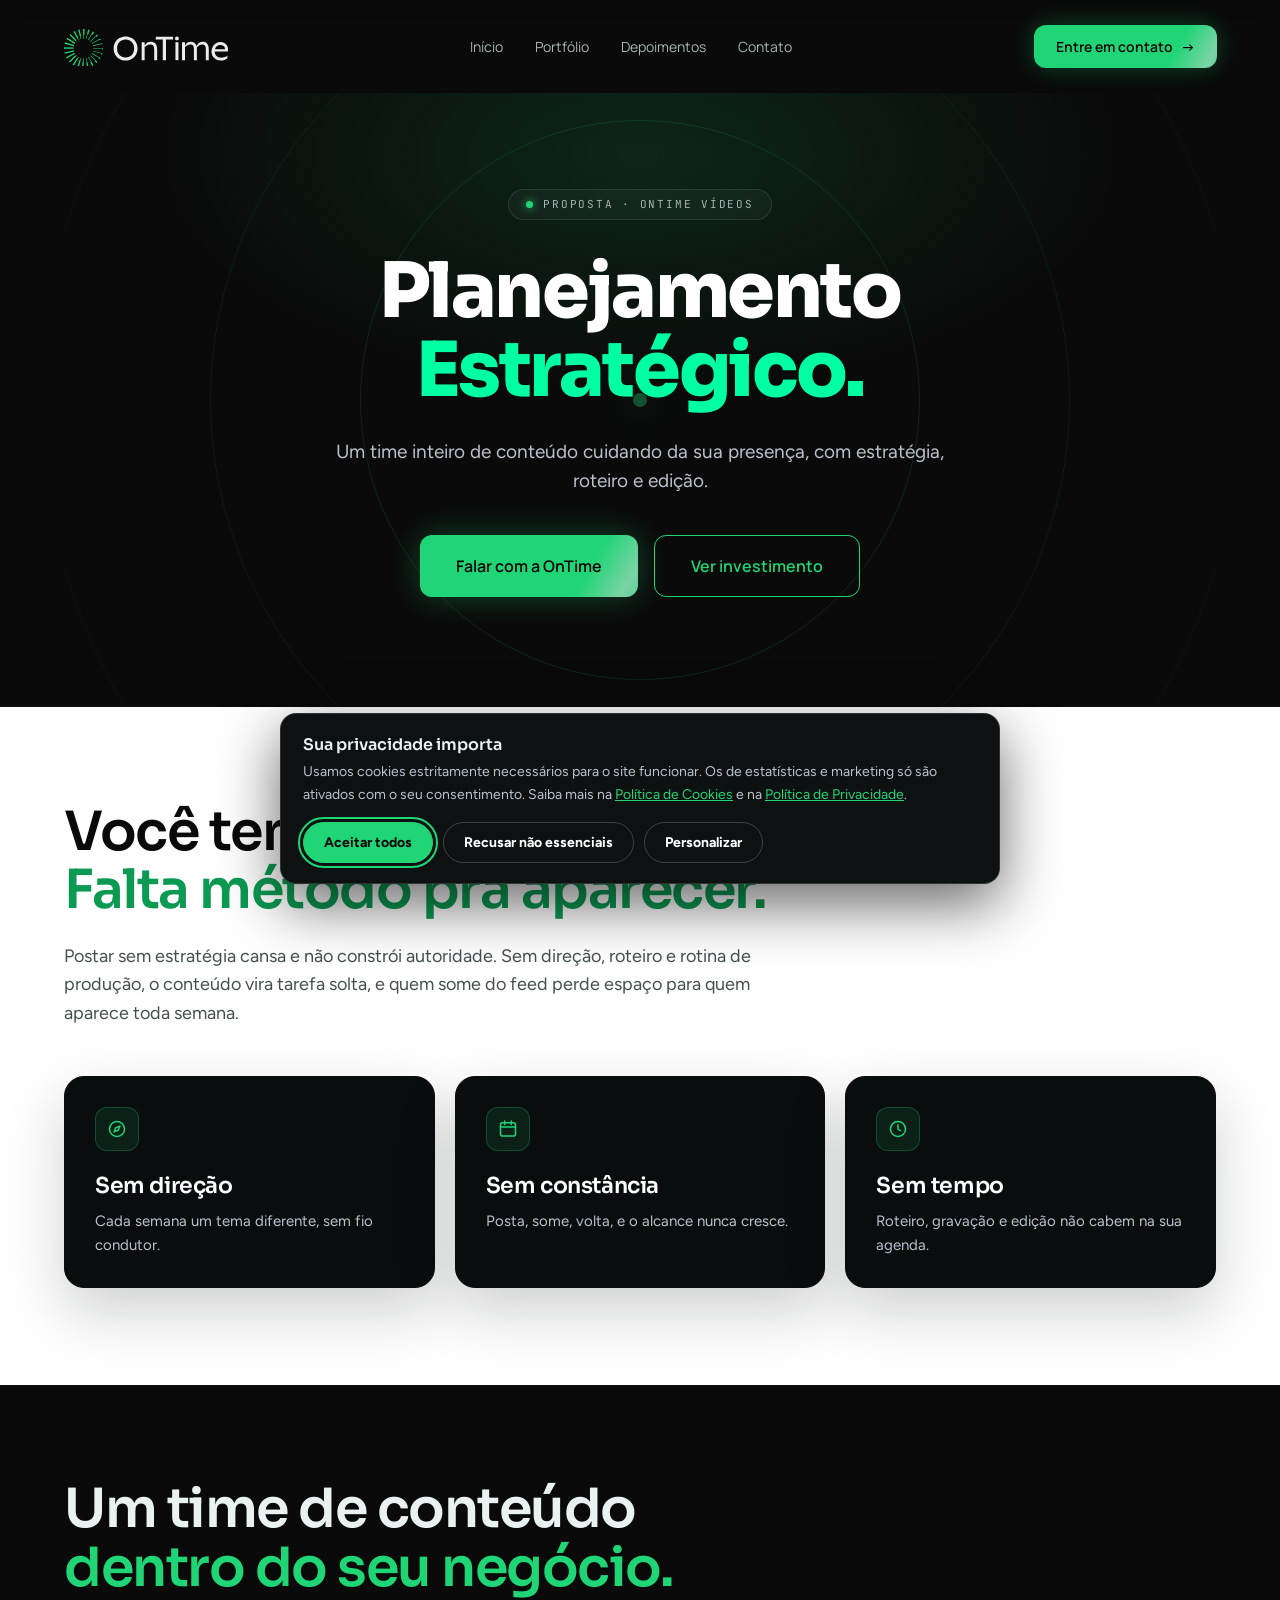
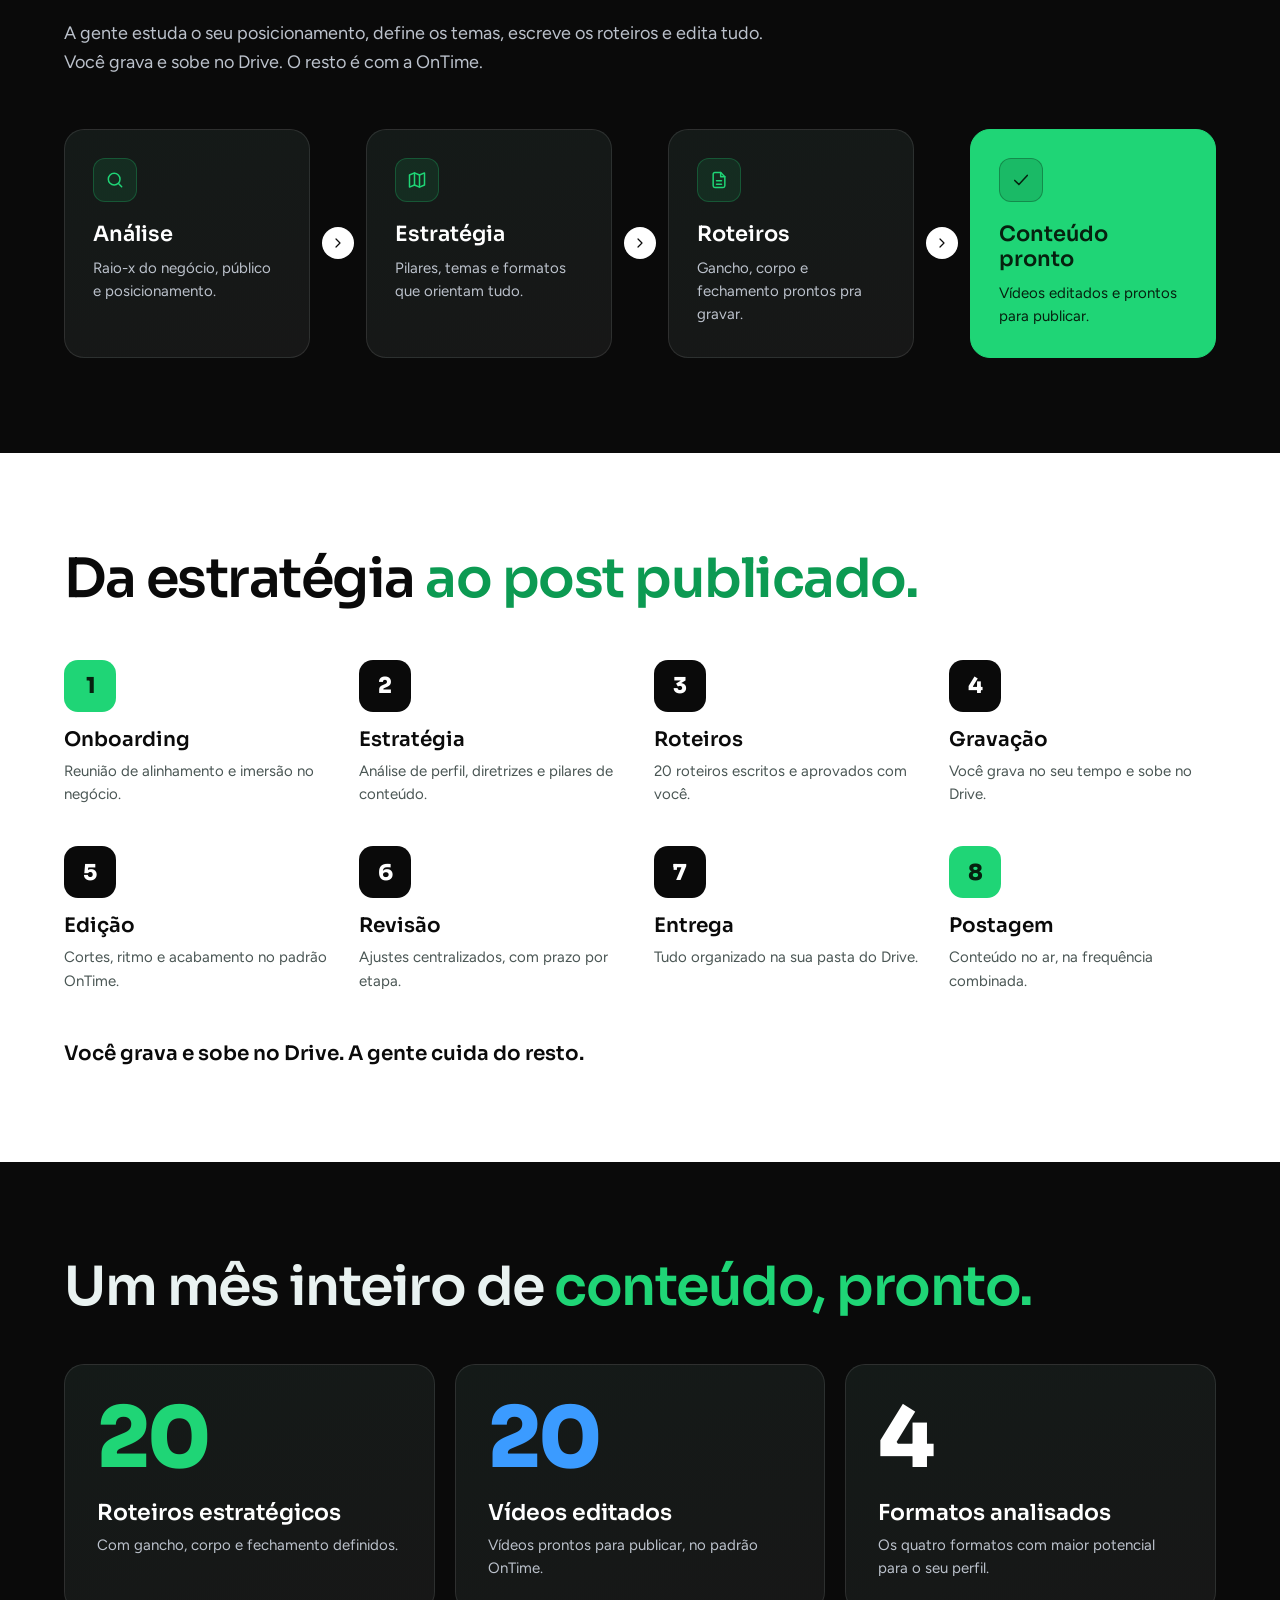
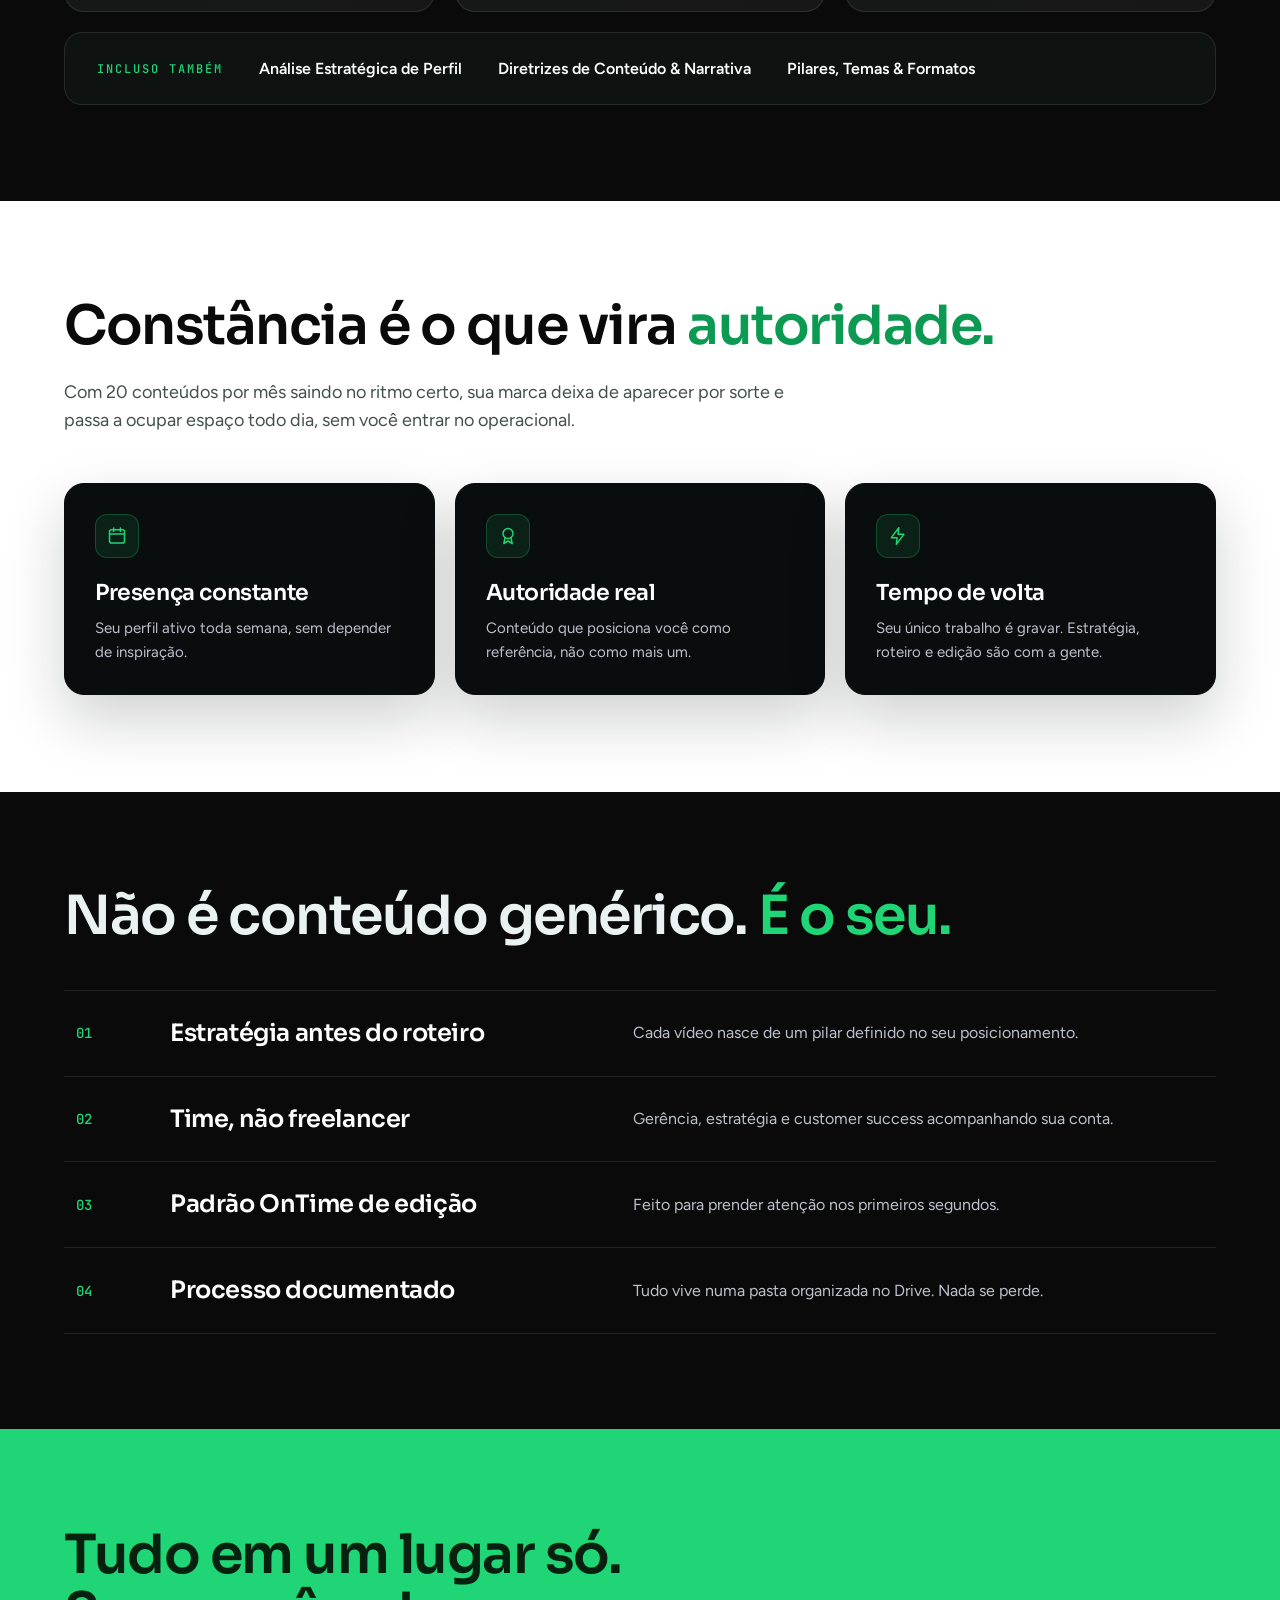
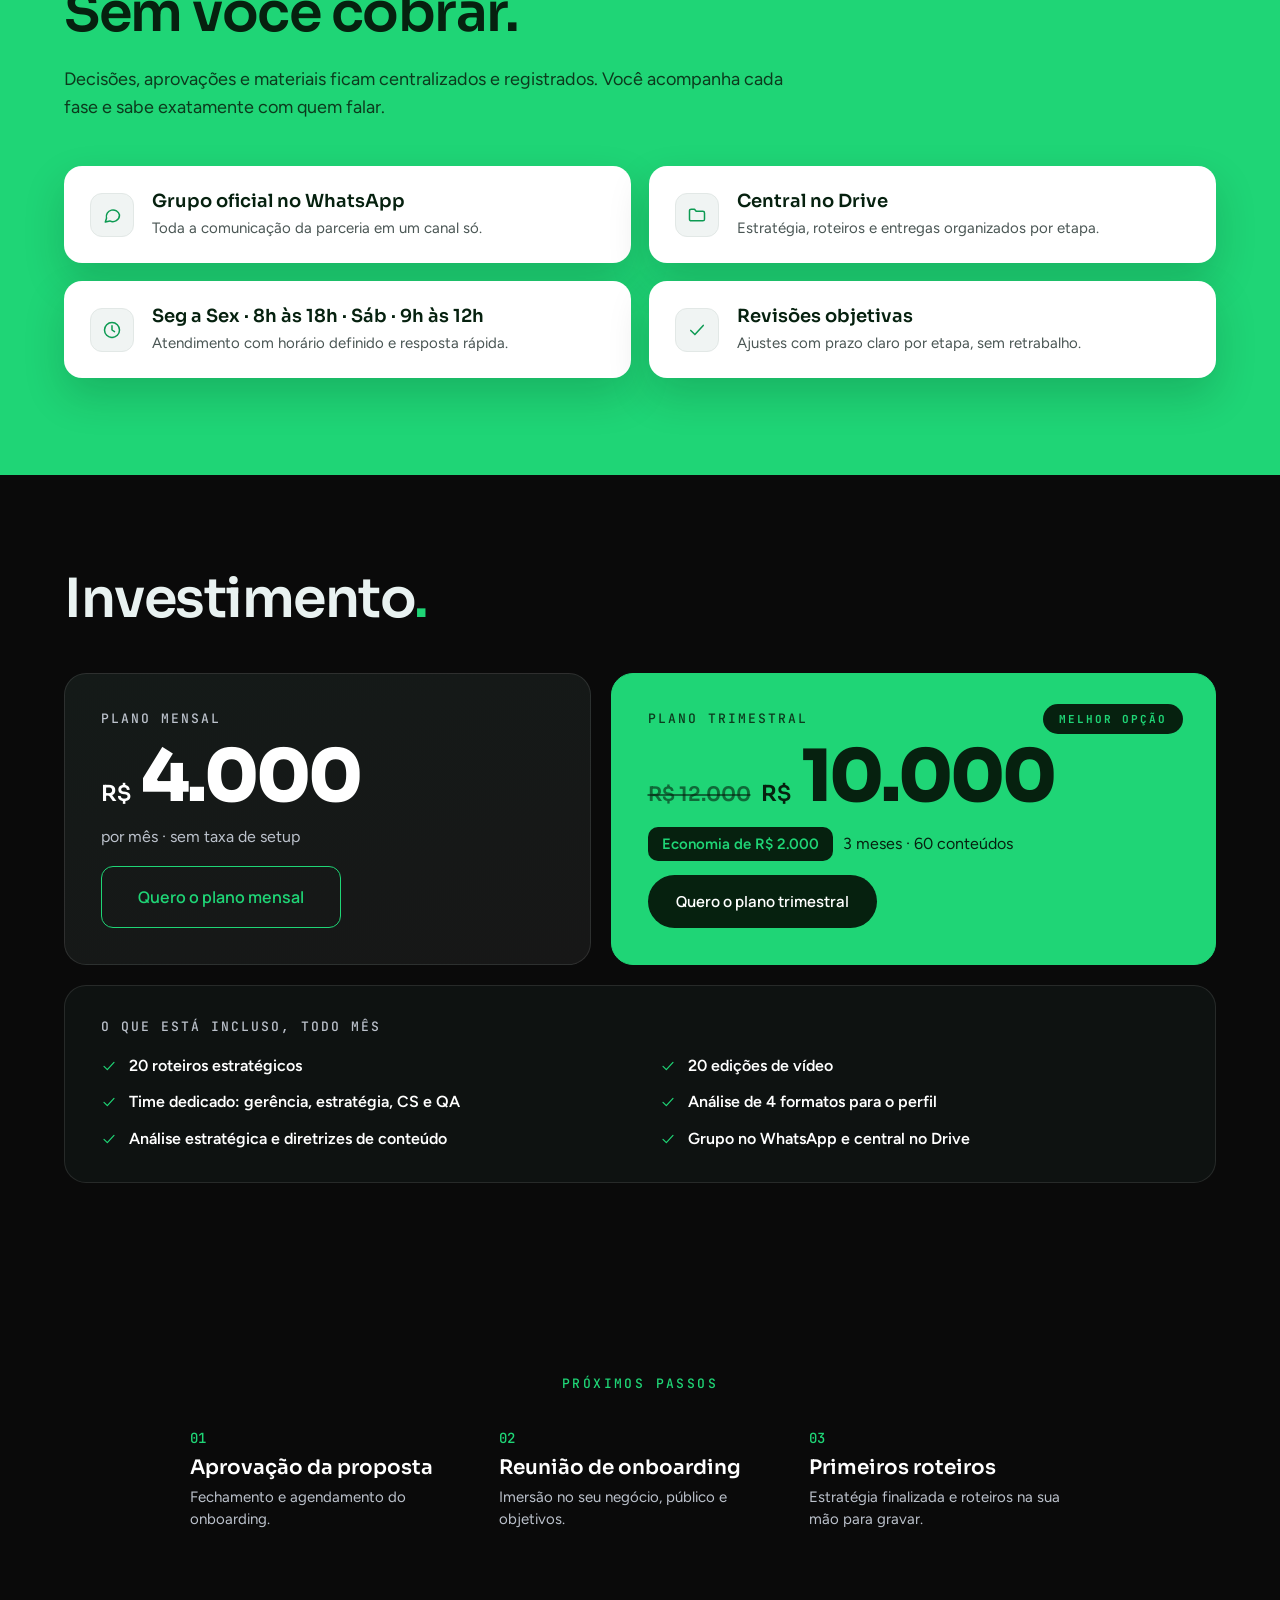
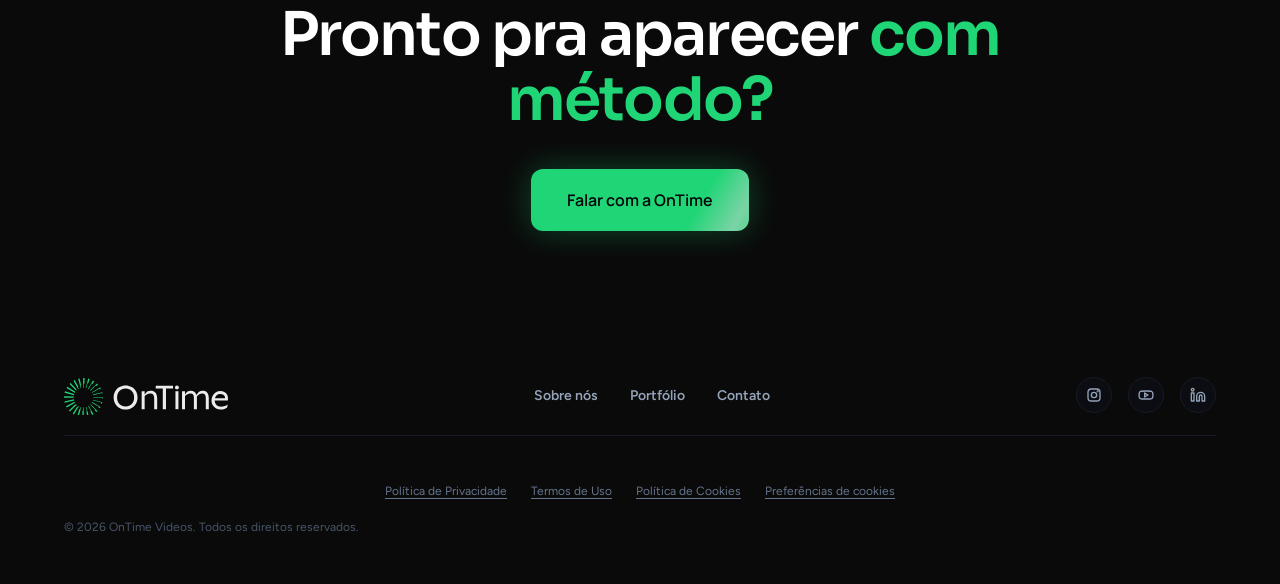
<file: planejamento-estrategico/index.html>
<!doctype html>
<html lang="pt-BR">
<head>
<meta charset="utf-8">
<meta name="viewport" content="width=device-width, initial-scale=1">
<title>Planejamento Estratégico: Um time de conteúdo para o seu negócio | OnTime</title>
<meta name="description" content="Estratégia, 20 roteiros e 20 vídeos editados por mês. A OnTime cuida de análise, roteiro e edição; você só grava. Conheça o Planejamento Estratégico.">
<link rel="canonical" href="https://www.ontimevideos.com/planejamento-estrategico/">
<meta name="robots" content="index,follow,max-image-preview:large">
<meta name="theme-color" content="#0a0a0a">
<meta name="color-scheme" content="dark">
<meta name="author" content="OnTime">
<meta property="og:type" content="website">
<meta property="og:site_name" content="OnTime">
<meta property="og:locale" content="pt_BR">
<meta property="og:title" content="Planejamento Estratégico: Um time de conteúdo para o seu negócio | OnTime">
<meta property="og:description" content="Estratégia, 20 roteiros e 20 vídeos editados por mês. A OnTime cuida de análise, roteiro e edição; você só grava. Conheça o Planejamento Estratégico.">
<meta property="og:url" content="https://www.ontimevideos.com/planejamento-estrategico/">
<meta property="og:image" content="https://www.ontimevideos.com/assets/og-image.png">
<meta property="og:image:width" content="1200">
<meta property="og:image:height" content="630">
<meta property="og:image:alt" content="OnTime: Faça seus vídeos com quem entende do assunto">
<meta name="twitter:card" content="summary_large_image">
<meta name="twitter:title" content="Planejamento Estratégico: Um time de conteúdo para o seu negócio | OnTime">
<meta name="twitter:description" content="Estratégia, 20 roteiros e 20 vídeos editados por mês. A OnTime cuida de análise, roteiro e edição; você só grava. Conheça o Planejamento Estratégico.">
<meta name="twitter:image" content="https://www.ontimevideos.com/assets/og-image.png">
<link rel="icon" href="../assets/favicon.svg" type="image/svg+xml">
<link rel="manifest" href="../manifest.webmanifest">
<script type="application/ld+json">{"@context":"https://schema.org","@type":"BreadcrumbList","itemListElement":[{"@type":"ListItem","position":1,"name":"Início","item":"https://www.ontimevideos.com/"},{"@type":"ListItem","position":2,"name":"Planejamento Estratégico","item":"https://www.ontimevideos.com/planejamento-estrategico/"}]}</script>
<link rel="preconnect" href="https://fonts.googleapis.com">
<link rel="preconnect" href="https://fonts.gstatic.com" crossorigin>
<link href="https://fonts.googleapis.com/css2?family=Figtree:wght@400;600;700;800&family=JetBrains+Mono:wght@400;500&family=Manrope:wght@400;600&family=Sora:wght@200;300;400;600;800&display=swap" rel="stylesheet">
<link rel="stylesheet" href="../styles.css?v=110">
<link rel="stylesheet" href="../legal.css?v=25">
<link rel="stylesheet" href="../planejamento.css?v=4">
</head>
<body>
<script>document.documentElement.classList.add("js")</script>
<a class="skip" href="#conteudo">Pular para o conteúdo</a>
<header class="nav" id="top">
  <div class="nav__in">
    <a href="../" class="nav__logo" aria-label="OnTime"><svg xmlns="http://www.w3.org/2000/svg" viewBox="0 0 164 39" fill="none"><g fill="#1fd576"><path transform="translate(29.26 21.15)" d="M9.65 1.49L9.09 1.48C9.12 1.22 9.14 0.64 9.13 0.62L0.00 0.62L0.00 0.00L9.67 0.09L9.65 1.49Z"/><path transform="translate(0.39 23.18)" d="M9.70 1.20L0.34 3.62L0.00 2.26L9.42 0.00C9.49 0.41 9.58 0.81 9.70 1.20Z"/><path transform="translate(28.84 16.20)" d="M9.70 1.36L9.04 1.52C8.97 1.24 8.88 0.97 8.78 0.70L0.16 3.02C0.11 2.82 0.06 2.62 0.00 2.42L9.36 0.00L9.70 1.36Z"/><path transform="translate(2.06 25.73)" d="M9.10 0.98L0.68 5.75L0.00 4.52L8.33 0.00C8.39 0.20 8.46 0.40 8.53 0.60L8.79 0.45C8.89 0.63 8.99 0.81 9.10 0.98L9.10 0.98Z"/><path transform="translate(27.78 11.52)" d="M9.10 1.23L8.01 1.82C7.84 1.59 7.67 1.37 7.49 1.15L0.31 5.30C0.21 5.12 0.11 4.94 0.00 4.77L8.42 0.00L9.10 1.23L9.10 1.23Z"/><path transform="translate(4.91 28.25)" d="M7.88 0.44L0.97 7.23L0.00 6.22L6.55 0.00C6.66 0.19 6.77 0.38 6.88 0.57L7.44 0.01C7.58 0.16 7.73 0.30 7.88 0.44L7.88 0.44Z"/><path transform="translate(26.14 7.53)" d="M7.88 1.01L6.31 2.49C6.09 2.33 5.85 2.18 5.62 2.03L0.44 7.22C0.30 7.07 0.15 6.93 0.00 6.79L6.90 0.00L7.88 1.01L7.88 1.01Z"/><path transform="translate(8.76 29.87)" d="M6.12 0.31L1.20 8.65L0.00 7.93L4.38 0.79C4.52 0.96 4.68 1.13 4.83 1.29L5.58 0.00C5.75 0.11 5.93 0.21 6.12 0.31L6.12 0.31Z"/><path transform="translate(24.06 4.48)" d="M6.12 0.72L4.39 3.54C4.13 3.46 3.87 3.39 3.61 3.32L0.54 8.65C0.36 8.54 0.18 8.44 0.00 8.35L4.91 0.00L6.11 0.72L6.12 0.72Z"/><path transform="translate(0.00 20.36)" d="M9.67 1.49L0.00 1.40L0.02 0.00L9.71 0.26C9.68 0.55 9.67 1.38 9.67 1.49L9.67 1.49Z"/><path transform="translate(13.34 30.91)" d="M3.94 0.16L1.35 9.49L0.00 9.10L2.13 1.91C2.32 2.05 2.52 2.19 2.72 2.32L3.34 0.00C3.54 0.06 3.74 0.11 3.94 0.16L3.94 0.16Z"/><path transform="translate(21.66 2.60)" d="M3.94 0.39L2.64 4.75C2.38 4.75 2.12 4.75 1.86 4.76L0.60 9.49C0.40 9.43 0.20 9.38 0.00 9.34L2.59 0.00L3.94 0.39Z"/><path transform="translate(19.11 2.00)" d="M1.49 0.02L1.34 5.80C1.09 5.86 0.86 5.93 0.62 6.01L0.62 9.69C0.53 9.68 0.44 9.68 0.35 9.68C0.24 9.68 0.12 9.69 0.00 9.69L0.09 0.00L1.49 0.02Z"/><path transform="translate(18.33 31.31)" d="M1.49 0.00L1.40 9.69L0.00 9.67L0.17 3.24C0.40 3.33 0.64 3.42 0.87 3.51L0.87 0.00C0.96 0.01 1.05 0.01 1.14 0.01C1.26 0.01 1.37 0.00 1.49 0.00Z"/><path transform="translate(14.18 2.39)" d="M3.01 9.56C2.81 9.61 2.61 9.66 2.41 9.72L0.00 0.34L1.36 0.00L2.97 6.72C2.76 6.83 2.55 6.95 2.35 7.07L3.01 9.56L3.01 9.56Z"/><path transform="translate(21.75 30.89)" d="M1.65 9.72L0.44 4.64C0.70 4.68 0.96 4.71 1.22 4.73L0.00 0.16C0.20 0.12 0.40 0.06 0.59 0.00L3.01 9.38L1.65 9.72L1.65 9.72Z"/><path transform="translate(9.51 4.06)" d="M5.29 8.80C5.11 8.90 4.93 9.01 4.76 9.12L0.00 0.68L1.23 0.00L4.97 6.92C4.80 7.07 4.64 7.23 4.47 7.38L5.29 8.80L5.29 8.80Z"/><path transform="translate(24.14 29.82)" d="M4.07 9.12L2.19 5.66C2.46 5.62 2.73 5.56 2.99 5.51L0.00 0.31C0.18 0.22 0.36 0.11 0.53 0.00L5.29 8.43L4.07 9.12L4.07 9.12Z"/><path transform="translate(5.52 6.92)" d="M7.21 7.45C7.06 7.59 6.92 7.74 6.78 7.89L0.00 0.98L1.01 0.00L6.94 6.27C6.82 6.45 6.69 6.63 6.57 6.81L7.21 7.45L7.21 7.45Z"/><path transform="translate(26.21 28.19)" d="M6.20 7.89L4.35 5.93C4.60 5.81 4.85 5.67 5.09 5.54L0.00 0.44C0.15 0.30 0.30 0.15 0.44 0.00L7.21 6.92L6.20 7.89L6.20 7.89Z"/><path transform="translate(2.48 10.78)" d="M8.64 5.59C8.53 5.77 8.43 5.94 8.33 6.13L8.08 5.98L0.00 1.20L0.72 0.00L8.56 4.82C8.47 5.01 8.39 5.20 8.31 5.40L8.64 5.59L8.64 5.59Z"/><path transform="translate(27.82 26.10)" d="M7.91 6.12L6.52 5.26C6.72 5.06 6.91 4.86 7.10 4.64L0.00 0.54C0.11 0.36 0.21 0.18 0.31 0.00L8.64 4.92L7.91 6.12Z"/><path transform="translate(0.59 15.36)" d="M9.67 2.76C9.53 3.14 9.41 3.54 9.32 3.94L9.31 3.94L0.00 1.35L0.39 0.00L9.67 2.76Z"/><path transform="translate(28.87 23.70)" d="M9.09 3.94L8.24 3.69C8.36 3.43 8.47 3.17 8.58 2.90L0.00 0.60C0.06 0.40 0.11 0.20 0.15 0.00L9.47 2.59L9.09 3.94L9.09 3.94Z"/></g><g fill="#ececec"><path transform="translate(49.64 9.45)" d="M18.04 1.57C16.22 0.52 14.19 0.00 11.95 0.00C9.70 0.00 7.67 0.52 5.86 1.57C4.04 2.62 2.61 4.06 1.57 5.88C0.52 7.71 0.00 9.76 0.00 12.03C0.00 14.31 0.53 16.36 1.59 18.19C2.64 20.01 4.08 21.45 5.91 22.50C7.73 23.55 9.74 24.07 11.95 24.07C14.15 24.07 16.17 23.55 17.99 22.50C19.81 21.45 21.25 20.01 22.31 18.19C23.37 16.36 23.90 14.31 23.90 12.03C23.90 9.76 23.37 7.71 22.33 5.88C21.28 4.06 19.85 2.62 18.04 1.57L18.04 1.57ZM19.28 16.98C18.48 18.35 17.42 19.36 16.12 20.04C14.82 20.71 13.43 21.05 11.95 21.05C10.47 21.05 9.08 20.71 7.77 20.04C6.47 19.36 5.41 18.35 4.61 16.98C3.80 15.62 3.40 13.97 3.40 12.03C3.40 10.10 3.80 8.45 4.61 7.09C5.41 5.72 6.47 4.71 7.77 4.03C9.08 3.35 10.47 3.02 11.95 3.02C13.42 3.02 14.82 3.35 16.12 4.03C17.42 4.71 18.48 5.72 19.28 7.09C20.09 8.45 20.49 10.10 20.49 12.03C20.49 13.97 20.09 15.62 19.28 16.98Z"/><path transform="translate(77.67 14.86)" d="M9.19 0.00C7.80 0.00 6.60 0.28 5.50 0.75L2.98 3.69L2.98 0.36L0.00 0.36L0.00 18.30L2.98 18.30L2.98 5.26C3.97 4.19 5.85 2.63 8.51 2.63C11.03 2.63 12.52 3.91 12.52 7.78L12.52 18.30L15.50 18.30L15.50 7.53C15.50 2.13 12.73 0.00 9.19 0.00Z"/><path transform="translate(91.63 9.80)" d="M0.25 0.00L0.00 2.81L7.16 2.81L7.16 23.36L10.35 23.36L10.35 2.81L17.54 2.81L17.29 0.00L0.25 0.00Z"/><path transform="translate(111.45 15.22)" d="M2.98 0.00L0.00 0.00L0.00 17.94L2.98 17.94L2.98 0.00Z"/><path transform="translate(147.51 15.11)" d="M16.49 7.28C16.49 5.74 16.16 4.42 15.50 3.32C14.84 2.22 13.93 1.39 12.77 0.83C11.61 0.28 10.31 0.00 8.87 0.00C7.26 0.00 5.78 0.40 4.42 1.21C3.06 2.01 1.98 3.13 1.19 4.55C0.40 5.97 0.00 7.56 0.00 9.31C0.00 11.06 0.42 12.74 1.26 14.12C2.10 15.51 3.22 16.57 4.61 17.32C6.01 18.07 7.52 18.44 9.15 18.44C10.59 18.44 11.85 18.25 12.93 17.87C14.00 17.49 14.90 17.01 15.61 16.42L16.17 13.29L16.10 13.29C15.32 14.00 14.36 14.57 13.21 14.99C12.07 15.42 10.88 15.63 9.65 15.63C7.68 15.63 6.12 15.08 4.95 13.96C3.87 12.94 3.29 11.44 3.20 9.49L16.32 9.49C16.43 8.71 16.50 7.97 16.50 7.29L16.49 7.28ZM3.41 7.07C3.64 6.11 4.07 5.28 4.68 4.57C5.68 3.42 7.02 2.84 8.73 2.84C10.15 2.84 11.29 3.21 12.17 3.94C13.04 4.68 13.52 5.72 13.59 7.07L3.41 7.07L3.41 7.07Z"/><path transform="translate(110.97 9.45)" d="M1.95 3.91C3.03 3.91 3.90 3.03 3.90 1.95C3.90 0.87 3.03 0.00 1.95 0.00C0.87 0.00 0.00 0.87 0.00 1.95C0.00 3.03 0.87 3.91 1.95 3.91Z"/><path transform="translate(118.03 14.86)" d="M20.75 0.00C19.30 0.00 17.91 0.39 16.63 1.14L14.40 4.23C13.51 0.96 11.31 0.00 8.97 0.00C7.55 0.00 6.21 0.36 5.04 1.00L2.98 3.70L2.98 0.36L0.00 0.36L0.00 18.30L2.98 18.30L2.98 5.26C4.01 4.19 5.64 2.63 8.51 2.63C10.71 2.63 11.88 3.55 11.88 7.28L11.88 18.30L14.86 18.30L14.86 5.59C15.87 4.29 17.66 2.63 20.32 2.63C22.20 2.63 23.77 3.45 23.77 7.28L23.77 18.30L26.75 18.30L26.75 7.03C26.75 1.63 23.66 0.00 20.75 0.00L20.75 0.00Z"/></g></svg></a>
    <nav class="nav__links" aria-label="Principal">
      <a href="../">Início</a>
      <a href="../portfolio/">Portfólio</a>
      <a href="../#depoimentos">Depoimentos</a>
      <a href="#contato">Contato</a>
    </nav>
    <a href="https://api.whatsapp.com/send/?phone=14693275704&amp;text=Vim+pelo+site+da+OnTime+e+quero+saber+mais+sobre+as+edi%C3%A7%C3%B5es&amp;type=phone_number&amp;app_absent=0" class="nav__cta" target="_blank" rel="noopener noreferrer">Entre em contato</a>
  </div>
</header>

<main id="conteudo" tabindex="-1">
  <section class="pe-hero wrap">
    <span class="rec"><i></i>PROPOSTA · ONTIME VÍDEOS</span>
    <h1>Planejamento <span class="g">Estratégico.</span></h1>
    <p class="pe-hero__sub">Um time inteiro de conteúdo cuidando da sua presença, com estratégia, roteiro e edição.</p>
    <div class="pe-hero__ctas">
      <a href="https://api.whatsapp.com/send/?phone=14693275704&amp;text=Vim+pelo+site+da+OnTime+e+quero+saber+mais+sobre+o+Planejamento+Estrat%C3%A9gico&amp;type=phone_number&amp;app_absent=0" class="btn btn--grad" target="_blank" rel="noopener noreferrer">Falar com a OnTime</a>
      <a href="#investimento" class="btn btn--outline">Ver investimento</a>
    </div>
    <div class="pe-rings" aria-hidden="true"><i></i><i></i><i></i><b></b></div>
  </section>

  <section class="pe-sec wrap light" aria-labelledby="pe-problema">
    <header class="pe-head reveal"><h2 id="pe-problema">Você tem o que dizer.<br><span class="g">Falta método pra aparecer.</span></h2>
    <p>Postar sem estratégia cansa e não constrói autoridade. Sem direção, roteiro e rotina de produção, o conteúdo vira tarefa solta, e quem some do feed perde espaço para quem aparece toda semana.</p></header>
    <div class="pe-c3 "><article class="pe-card reveal"><span class="pe-ico"><svg width="20" height="20" viewBox="0 0 24 24" fill="none" stroke="currentColor" stroke-width="1.8" stroke-linecap="round" stroke-linejoin="round" aria-hidden="true"><circle cx="12" cy="12" r="9"/><path d="m15.5 8.5-2 5-5 2 2-5z"/></svg></span><h3>Sem direção</h3><p>Cada semana um tema diferente, sem fio condutor.</p></article><article class="pe-card reveal"><span class="pe-ico"><svg width="20" height="20" viewBox="0 0 24 24" fill="none" stroke="currentColor" stroke-width="1.8" stroke-linecap="round" stroke-linejoin="round" aria-hidden="true"><rect x="3" y="4.5" width="18" height="16" rx="2.5"/><path d="M3 9.5h18M8 2.5v4M16 2.5v4"/></svg></span><h3>Sem constância</h3><p>Posta, some, volta, e o alcance nunca cresce.</p></article><article class="pe-card reveal"><span class="pe-ico"><svg width="20" height="20" viewBox="0 0 24 24" fill="none" stroke="currentColor" stroke-width="1.8" stroke-linecap="round" stroke-linejoin="round" aria-hidden="true"><circle cx="12" cy="12" r="9"/><path d="M12 7v5l3 2"/></svg></span><h3>Sem tempo</h3><p>Roteiro, gravação e edição não cabem na sua agenda.</p></article></div>
  </section>

  <section class="pe-sec wrap" aria-labelledby="pe-solucao">
    <header class="pe-head reveal"><h2 id="pe-solucao">Um time de conteúdo<br><span class="g">dentro do seu negócio.</span></h2>
    <p>A gente estuda o seu posicionamento, define os temas, escreve os roteiros e edita tudo. Você grava e sobe no Drive. O resto é com a OnTime.</p></header>
    <div class="pe-flow"><article class="pe-flow__c reveal"><span class="pe-ico"><svg width="20" height="20" viewBox="0 0 24 24" fill="none" stroke="currentColor" stroke-width="1.8" stroke-linecap="round" stroke-linejoin="round" aria-hidden="true"><circle cx="11" cy="11" r="7"/><path d="m20 20-3.5-3.5"/></svg></span><h3>Análise</h3><p>Raio-x do negócio, público e posicionamento.</p></article><span class="pe-flow__a" aria-hidden="true"><svg width="16" height="16" viewBox="0 0 24 24" fill="none" stroke="currentColor" stroke-width="1.8" stroke-linecap="round" stroke-linejoin="round" aria-hidden="true"><path d="m9 6 6 6-6 6"/></svg></span><article class="pe-flow__c reveal"><span class="pe-ico"><svg width="20" height="20" viewBox="0 0 24 24" fill="none" stroke="currentColor" stroke-width="1.8" stroke-linecap="round" stroke-linejoin="round" aria-hidden="true"><path d="m3 6 6-2.5 6 2.5 6-2.5v14.5L15 20.5 9 18l-6 2.5z"/><path d="M9 3.5V18M15 6v14.5"/></svg></span><h3>Estratégia</h3><p>Pilares, temas e formatos que orientam tudo.</p></article><span class="pe-flow__a" aria-hidden="true"><svg width="16" height="16" viewBox="0 0 24 24" fill="none" stroke="currentColor" stroke-width="1.8" stroke-linecap="round" stroke-linejoin="round" aria-hidden="true"><path d="m9 6 6 6-6 6"/></svg></span><article class="pe-flow__c reveal"><span class="pe-ico"><svg width="20" height="20" viewBox="0 0 24 24" fill="none" stroke="currentColor" stroke-width="1.8" stroke-linecap="round" stroke-linejoin="round" aria-hidden="true"><path d="M14 3H7a2 2 0 0 0-2 2v14a2 2 0 0 0 2 2h10a2 2 0 0 0 2-2V8z"/><path d="M14 3v5h5M9 13h6M9 17h6"/></svg></span><h3>Roteiros</h3><p>Gancho, corpo e fechamento prontos pra gravar.</p></article><span class="pe-flow__a" aria-hidden="true"><svg width="16" height="16" viewBox="0 0 24 24" fill="none" stroke="currentColor" stroke-width="1.8" stroke-linecap="round" stroke-linejoin="round" aria-hidden="true"><path d="m9 6 6 6-6 6"/></svg></span><article class="pe-flow__c reveal pe-flow__last"><span class="pe-ico"><svg width="20" height="20" viewBox="0 0 24 24" fill="none" stroke="currentColor" stroke-width="1.8" stroke-linecap="round" stroke-linejoin="round" aria-hidden="true"><path d="m4.5 12.5 5 5 10-11"/></svg></span><h3>Conteúdo pronto</h3><p>Vídeos editados e prontos para publicar.</p></article></div>
  </section>

  <section class="pe-sec wrap light" aria-labelledby="pe-como">
    <header class="pe-head reveal"><h2 id="pe-como">Da estratégia <span class="g">ao post publicado.</span></h2></header>
    <ol class="pe-steps"><li class="reveal is-g"><b>1</b><h3>Onboarding</h3><p>Reunião de alinhamento e imersão no negócio.</p></li><li class="reveal"><b>2</b><h3>Estratégia</h3><p>Análise de perfil, diretrizes e pilares de conteúdo.</p></li><li class="reveal"><b>3</b><h3>Roteiros</h3><p>20 roteiros escritos e aprovados com você.</p></li><li class="reveal"><b>4</b><h3>Gravação</h3><p>Você grava no seu tempo e sobe no Drive.</p></li><li class="reveal"><b>5</b><h3>Edição</h3><p>Cortes, ritmo e acabamento no padrão OnTime.</p></li><li class="reveal"><b>6</b><h3>Revisão</h3><p>Ajustes centralizados, com prazo por etapa.</p></li><li class="reveal"><b>7</b><h3>Entrega</h3><p>Tudo organizado na sua pasta do Drive.</p></li><li class="reveal is-g"><b>8</b><h3>Postagem</h3><p>Conteúdo no ar, na frequência combinada.</p></li></ol>
    <p class="pe-steps__end reveal">Você grava e sobe no Drive. A gente cuida do resto.</p>
  </section>

  <section class="pe-sec wrap" aria-labelledby="pe-recebe">
    <header class="pe-head reveal"><h2 id="pe-recebe">Um mês inteiro de <span class="g">conteúdo, pronto.</span></h2></header>
    <div class="pe-stats"><article class="pe-stat reveal"><strong class="pe-n pe-n--g" data-count="20">20</strong><h3>Roteiros estratégicos</h3><p>Com gancho, corpo e fechamento definidos.</p></article><article class="pe-stat reveal"><strong class="pe-n pe-n--b" data-count="20">20</strong><h3>Vídeos editados</h3><p>Vídeos prontos para publicar, no padrão OnTime.</p></article><article class="pe-stat reveal"><strong class="pe-n pe-n--w" data-count="4">4</strong><h3>Formatos analisados</h3><p>Os quatro formatos com maior potencial para o seu perfil.</p></article></div>
    <div class="pe-strip reveal"><b>INCLUSO TAMBÉM</b><span>Análise Estratégica de Perfil</span><span>Diretrizes de Conteúdo &amp; Narrativa</span><span>Pilares, Temas &amp; Formatos</span></div>
  </section>

  <section class="pe-sec wrap light" aria-labelledby="pe-muda">
    <header class="pe-head reveal"><h2 id="pe-muda">Constância é o que vira <span class="g">autoridade.</span></h2>
    <p>Com 20 conteúdos por mês saindo no ritmo certo, sua marca deixa de aparecer por sorte e passa a ocupar espaço todo dia, sem você entrar no operacional.</p></header>
    <div class="pe-c3 "><article class="pe-card reveal"><span class="pe-ico"><svg width="20" height="20" viewBox="0 0 24 24" fill="none" stroke="currentColor" stroke-width="1.8" stroke-linecap="round" stroke-linejoin="round" aria-hidden="true"><rect x="3" y="4.5" width="18" height="16" rx="2.5"/><path d="M3 9.5h18M8 2.5v4M16 2.5v4"/></svg></span><h3>Presença constante</h3><p>Seu perfil ativo toda semana, sem depender de inspiração.</p></article><article class="pe-card reveal"><span class="pe-ico"><svg width="20" height="20" viewBox="0 0 24 24" fill="none" stroke="currentColor" stroke-width="1.8" stroke-linecap="round" stroke-linejoin="round" aria-hidden="true"><circle cx="12" cy="9" r="6"/><path d="m8.5 14 -1.5 7 5-3 5 3-1.5-7"/></svg></span><h3>Autoridade real</h3><p>Conteúdo que posiciona você como referência, não como mais um.</p></article><article class="pe-card reveal"><span class="pe-ico"><svg width="20" height="20" viewBox="0 0 24 24" fill="none" stroke="currentColor" stroke-width="1.8" stroke-linecap="round" stroke-linejoin="round" aria-hidden="true"><path d="M13 2 4 14h7l-1 8 9-12h-7z"/></svg></span><h3>Tempo de volta</h3><p>Seu único trabalho é gravar. Estratégia, roteiro e edição são com a gente.</p></article></div>
  </section>

  <section class="pe-sec wrap" aria-labelledby="pe-dif">
    <header class="pe-head reveal"><h2 id="pe-dif">Não é conteúdo genérico. <span class="g">É o seu.</span></h2></header>
    <ul class="pe-dif"><li class="reveal"><span>01</span><h3>Estratégia antes do roteiro</h3><p>Cada vídeo nasce de um pilar definido no seu posicionamento.</p></li><li class="reveal"><span>02</span><h3>Time, não freelancer</h3><p>Gerência, estratégia e customer success acompanhando sua conta.</p></li><li class="reveal"><span>03</span><h3>Padrão OnTime de edição</h3><p>Feito para prender atenção nos primeiros segundos.</p></li><li class="reveal"><span>04</span><h3>Processo documentado</h3><p>Tudo vive numa pasta organizada no Drive. Nada se perde.</p></li></ul>
  </section>

  <section class="pe-sec wrap pe-green" aria-labelledby="pe-op">
    <header class="pe-head reveal"><h2 id="pe-op">Tudo em um lugar só.<br>Sem você cobrar.</h2>
    <p>Decisões, aprovações e materiais ficam centralizados e registrados. Você acompanha cada fase e sabe exatamente com quem falar.</p></header>
    <div class="pe-ops"><article class="pe-op reveal"><span class="pe-ico"><svg width="20" height="20" viewBox="0 0 24 24" fill="none" stroke="currentColor" stroke-width="1.8" stroke-linecap="round" stroke-linejoin="round" aria-hidden="true"><path d="M21 12a8 8 0 0 1-11.6 7.1L4 20.5l1.4-4.6A8 8 0 1 1 21 12z"/></svg></span><div><h3>Grupo oficial no WhatsApp</h3><p>Toda a comunicação da parceria em um canal só.</p></div></article><article class="pe-op reveal"><span class="pe-ico"><svg width="20" height="20" viewBox="0 0 24 24" fill="none" stroke="currentColor" stroke-width="1.8" stroke-linecap="round" stroke-linejoin="round" aria-hidden="true"><path d="M3 7a2 2 0 0 1 2-2h4l2 2.5h8a2 2 0 0 1 2 2V17a2 2 0 0 1-2 2H5a2 2 0 0 1-2-2z"/></svg></span><div><h3>Central no Drive</h3><p>Estratégia, roteiros e entregas organizados por etapa.</p></div></article><article class="pe-op reveal"><span class="pe-ico"><svg width="20" height="20" viewBox="0 0 24 24" fill="none" stroke="currentColor" stroke-width="1.8" stroke-linecap="round" stroke-linejoin="round" aria-hidden="true"><circle cx="12" cy="12" r="9"/><path d="M12 7v5l3 2"/></svg></span><div><h3>Seg a Sex · 8h às 18h · Sáb · 9h às 12h</h3><p>Atendimento com horário definido e resposta rápida.</p></div></article><article class="pe-op reveal"><span class="pe-ico"><svg width="20" height="20" viewBox="0 0 24 24" fill="none" stroke="currentColor" stroke-width="1.8" stroke-linecap="round" stroke-linejoin="round" aria-hidden="true"><path d="m4.5 12.5 5 5 10-11"/></svg></span><div><h3>Revisões objetivas</h3><p>Ajustes com prazo claro por etapa, sem retrabalho.</p></div></article></div>
  </section>

  <section class="pe-sec wrap" id="investimento" aria-labelledby="pe-inv">
    <header class="pe-head reveal"><h2 id="pe-inv">Investimento<span class="g">.</span></h2></header>
    <div class="pe-plans">
      <article class="pe-plan reveal">
        <span class="pe-plan__k">PLANO MENSAL</span>
        <p class="pe-price"><small>R$</small><strong>4.000</strong></p>
        <p class="pe-plan__n">por mês · sem taxa de setup</p>
        <a href="https://api.whatsapp.com/send/?phone=14693275704&amp;text=Vim+pelo+site+da+OnTime+e+quero+contratar+o+Planejamento+Estrat%C3%A9gico+no+plano+mensal&amp;type=phone_number&amp;app_absent=0" class="btn btn--outline" target="_blank" rel="noopener noreferrer">Quero o plano mensal</a>
      </article>
      <article class="pe-plan pe-plan--best reveal">
        <span class="pe-plan__k">PLANO TRIMESTRAL</span><span class="pe-badge">MELHOR OPÇÃO</span>
        <p class="pe-price"><s>R$ 12.000</s><small>R$</small><strong>10.000</strong></p>
        <p class="pe-plan__n"><b>Economia de R$ 2.000</b> 3 meses · 60 conteúdos</p>
        <a href="https://api.whatsapp.com/send/?phone=14693275704&amp;text=Vim+pelo+site+da+OnTime+e+quero+contratar+o+Planejamento+Estrat%C3%A9gico+no+plano+trimestral&amp;type=phone_number&amp;app_absent=0" class="btn pe-btn-dark" target="_blank" rel="noopener noreferrer">Quero o plano trimestral</a>
      </article>
    </div>
    <div class="pe-inc reveal"><h3>O QUE ESTÁ INCLUSO, TODO MÊS</h3><ul><li><svg width="16" height="16" viewBox="0 0 24 24" fill="none" stroke="currentColor" stroke-width="1.8" stroke-linecap="round" stroke-linejoin="round" aria-hidden="true"><path d="m4.5 12.5 5 5 10-11"/></svg><span>20 roteiros estratégicos</span></li><li><svg width="16" height="16" viewBox="0 0 24 24" fill="none" stroke="currentColor" stroke-width="1.8" stroke-linecap="round" stroke-linejoin="round" aria-hidden="true"><path d="m4.5 12.5 5 5 10-11"/></svg><span>20 edições de vídeo</span></li><li><svg width="16" height="16" viewBox="0 0 24 24" fill="none" stroke="currentColor" stroke-width="1.8" stroke-linecap="round" stroke-linejoin="round" aria-hidden="true"><path d="m4.5 12.5 5 5 10-11"/></svg><span>Time dedicado: gerência, estratégia, CS e QA</span></li><li><svg width="16" height="16" viewBox="0 0 24 24" fill="none" stroke="currentColor" stroke-width="1.8" stroke-linecap="round" stroke-linejoin="round" aria-hidden="true"><path d="m4.5 12.5 5 5 10-11"/></svg><span>Análise de 4 formatos para o perfil</span></li><li><svg width="16" height="16" viewBox="0 0 24 24" fill="none" stroke="currentColor" stroke-width="1.8" stroke-linecap="round" stroke-linejoin="round" aria-hidden="true"><path d="m4.5 12.5 5 5 10-11"/></svg><span>Análise estratégica e diretrizes de conteúdo</span></li><li><svg width="16" height="16" viewBox="0 0 24 24" fill="none" stroke="currentColor" stroke-width="1.8" stroke-linecap="round" stroke-linejoin="round" aria-hidden="true"><path d="m4.5 12.5 5 5 10-11"/></svg><span>Grupo no WhatsApp e central no Drive</span></li></ul></div>
  </section>

  <section class="pe-sec wrap pe-final" id="contato" aria-labelledby="pe-fim">
    <h2 class="sr-only" id="pe-fim">Próximos passos</h2>
    <p class="pe-final__k reveal">PRÓXIMOS PASSOS</p>
    <ol class="pe-next"><li class="reveal"><span>01</span><h3>Aprovação da proposta</h3><p>Fechamento e agendamento do onboarding.</p></li><li class="reveal"><span>02</span><h3>Reunião de onboarding</h3><p>Imersão no seu negócio, público e objetivos.</p></li><li class="reveal"><span>03</span><h3>Primeiros roteiros</h3><p>Estratégia finalizada e roteiros na sua mão para gravar.</p></li></ol>
    <p class="pe-final__t reveal">Pronto pra aparecer <span class="g">com método?</span></p>
    <a href="https://api.whatsapp.com/send/?phone=14693275704&amp;text=Vim+pelo+site+da+OnTime+e+quero+saber+mais+sobre+o+Planejamento+Estrat%C3%A9gico&amp;type=phone_number&amp;app_absent=0" class="btn btn--grad reveal" target="_blank" rel="noopener noreferrer">Falar com a OnTime</a>
  </section>
</main>

<footer class="footer reveal">
  <div class="wrap">
    <div class="footer__top">
      <a href="../" class="nav__logo" aria-label="OnTime"><svg xmlns="http://www.w3.org/2000/svg" viewBox="0 0 164 39" fill="none"><g fill="#1fd576"><path transform="translate(29.26 21.15)" d="M9.65 1.49L9.09 1.48C9.12 1.22 9.14 0.64 9.13 0.62L0.00 0.62L0.00 0.00L9.67 0.09L9.65 1.49Z"/><path transform="translate(0.39 23.18)" d="M9.70 1.20L0.34 3.62L0.00 2.26L9.42 0.00C9.49 0.41 9.58 0.81 9.70 1.20Z"/><path transform="translate(28.84 16.20)" d="M9.70 1.36L9.04 1.52C8.97 1.24 8.88 0.97 8.78 0.70L0.16 3.02C0.11 2.82 0.06 2.62 0.00 2.42L9.36 0.00L9.70 1.36Z"/><path transform="translate(2.06 25.73)" d="M9.10 0.98L0.68 5.75L0.00 4.52L8.33 0.00C8.39 0.20 8.46 0.40 8.53 0.60L8.79 0.45C8.89 0.63 8.99 0.81 9.10 0.98L9.10 0.98Z"/><path transform="translate(27.78 11.52)" d="M9.10 1.23L8.01 1.82C7.84 1.59 7.67 1.37 7.49 1.15L0.31 5.30C0.21 5.12 0.11 4.94 0.00 4.77L8.42 0.00L9.10 1.23L9.10 1.23Z"/><path transform="translate(4.91 28.25)" d="M7.88 0.44L0.97 7.23L0.00 6.22L6.55 0.00C6.66 0.19 6.77 0.38 6.88 0.57L7.44 0.01C7.58 0.16 7.73 0.30 7.88 0.44L7.88 0.44Z"/><path transform="translate(26.14 7.53)" d="M7.88 1.01L6.31 2.49C6.09 2.33 5.85 2.18 5.62 2.03L0.44 7.22C0.30 7.07 0.15 6.93 0.00 6.79L6.90 0.00L7.88 1.01L7.88 1.01Z"/><path transform="translate(8.76 29.87)" d="M6.12 0.31L1.20 8.65L0.00 7.93L4.38 0.79C4.52 0.96 4.68 1.13 4.83 1.29L5.58 0.00C5.75 0.11 5.93 0.21 6.12 0.31L6.12 0.31Z"/><path transform="translate(24.06 4.48)" d="M6.12 0.72L4.39 3.54C4.13 3.46 3.87 3.39 3.61 3.32L0.54 8.65C0.36 8.54 0.18 8.44 0.00 8.35L4.91 0.00L6.11 0.72L6.12 0.72Z"/><path transform="translate(0.00 20.36)" d="M9.67 1.49L0.00 1.40L0.02 0.00L9.71 0.26C9.68 0.55 9.67 1.38 9.67 1.49L9.67 1.49Z"/><path transform="translate(13.34 30.91)" d="M3.94 0.16L1.35 9.49L0.00 9.10L2.13 1.91C2.32 2.05 2.52 2.19 2.72 2.32L3.34 0.00C3.54 0.06 3.74 0.11 3.94 0.16L3.94 0.16Z"/><path transform="translate(21.66 2.60)" d="M3.94 0.39L2.64 4.75C2.38 4.75 2.12 4.75 1.86 4.76L0.60 9.49C0.40 9.43 0.20 9.38 0.00 9.34L2.59 0.00L3.94 0.39Z"/><path transform="translate(19.11 2.00)" d="M1.49 0.02L1.34 5.80C1.09 5.86 0.86 5.93 0.62 6.01L0.62 9.69C0.53 9.68 0.44 9.68 0.35 9.68C0.24 9.68 0.12 9.69 0.00 9.69L0.09 0.00L1.49 0.02Z"/><path transform="translate(18.33 31.31)" d="M1.49 0.00L1.40 9.69L0.00 9.67L0.17 3.24C0.40 3.33 0.64 3.42 0.87 3.51L0.87 0.00C0.96 0.01 1.05 0.01 1.14 0.01C1.26 0.01 1.37 0.00 1.49 0.00Z"/><path transform="translate(14.18 2.39)" d="M3.01 9.56C2.81 9.61 2.61 9.66 2.41 9.72L0.00 0.34L1.36 0.00L2.97 6.72C2.76 6.83 2.55 6.95 2.35 7.07L3.01 9.56L3.01 9.56Z"/><path transform="translate(21.75 30.89)" d="M1.65 9.72L0.44 4.64C0.70 4.68 0.96 4.71 1.22 4.73L0.00 0.16C0.20 0.12 0.40 0.06 0.59 0.00L3.01 9.38L1.65 9.72L1.65 9.72Z"/><path transform="translate(9.51 4.06)" d="M5.29 8.80C5.11 8.90 4.93 9.01 4.76 9.12L0.00 0.68L1.23 0.00L4.97 6.92C4.80 7.07 4.64 7.23 4.47 7.38L5.29 8.80L5.29 8.80Z"/><path transform="translate(24.14 29.82)" d="M4.07 9.12L2.19 5.66C2.46 5.62 2.73 5.56 2.99 5.51L0.00 0.31C0.18 0.22 0.36 0.11 0.53 0.00L5.29 8.43L4.07 9.12L4.07 9.12Z"/><path transform="translate(5.52 6.92)" d="M7.21 7.45C7.06 7.59 6.92 7.74 6.78 7.89L0.00 0.98L1.01 0.00L6.94 6.27C6.82 6.45 6.69 6.63 6.57 6.81L7.21 7.45L7.21 7.45Z"/><path transform="translate(26.21 28.19)" d="M6.20 7.89L4.35 5.93C4.60 5.81 4.85 5.67 5.09 5.54L0.00 0.44C0.15 0.30 0.30 0.15 0.44 0.00L7.21 6.92L6.20 7.89L6.20 7.89Z"/><path transform="translate(2.48 10.78)" d="M8.64 5.59C8.53 5.77 8.43 5.94 8.33 6.13L8.08 5.98L0.00 1.20L0.72 0.00L8.56 4.82C8.47 5.01 8.39 5.20 8.31 5.40L8.64 5.59L8.64 5.59Z"/><path transform="translate(27.82 26.10)" d="M7.91 6.12L6.52 5.26C6.72 5.06 6.91 4.86 7.10 4.64L0.00 0.54C0.11 0.36 0.21 0.18 0.31 0.00L8.64 4.92L7.91 6.12Z"/><path transform="translate(0.59 15.36)" d="M9.67 2.76C9.53 3.14 9.41 3.54 9.32 3.94L9.31 3.94L0.00 1.35L0.39 0.00L9.67 2.76Z"/><path transform="translate(28.87 23.70)" d="M9.09 3.94L8.24 3.69C8.36 3.43 8.47 3.17 8.58 2.90L0.00 0.60C0.06 0.40 0.11 0.20 0.15 0.00L9.47 2.59L9.09 3.94L9.09 3.94Z"/></g><g fill="#ececec"><path transform="translate(49.64 9.45)" d="M18.04 1.57C16.22 0.52 14.19 0.00 11.95 0.00C9.70 0.00 7.67 0.52 5.86 1.57C4.04 2.62 2.61 4.06 1.57 5.88C0.52 7.71 0.00 9.76 0.00 12.03C0.00 14.31 0.53 16.36 1.59 18.19C2.64 20.01 4.08 21.45 5.91 22.50C7.73 23.55 9.74 24.07 11.95 24.07C14.15 24.07 16.17 23.55 17.99 22.50C19.81 21.45 21.25 20.01 22.31 18.19C23.37 16.36 23.90 14.31 23.90 12.03C23.90 9.76 23.37 7.71 22.33 5.88C21.28 4.06 19.85 2.62 18.04 1.57L18.04 1.57ZM19.28 16.98C18.48 18.35 17.42 19.36 16.12 20.04C14.82 20.71 13.43 21.05 11.95 21.05C10.47 21.05 9.08 20.71 7.77 20.04C6.47 19.36 5.41 18.35 4.61 16.98C3.80 15.62 3.40 13.97 3.40 12.03C3.40 10.10 3.80 8.45 4.61 7.09C5.41 5.72 6.47 4.71 7.77 4.03C9.08 3.35 10.47 3.02 11.95 3.02C13.42 3.02 14.82 3.35 16.12 4.03C17.42 4.71 18.48 5.72 19.28 7.09C20.09 8.45 20.49 10.10 20.49 12.03C20.49 13.97 20.09 15.62 19.28 16.98Z"/><path transform="translate(77.67 14.86)" d="M9.19 0.00C7.80 0.00 6.60 0.28 5.50 0.75L2.98 3.69L2.98 0.36L0.00 0.36L0.00 18.30L2.98 18.30L2.98 5.26C3.97 4.19 5.85 2.63 8.51 2.63C11.03 2.63 12.52 3.91 12.52 7.78L12.52 18.30L15.50 18.30L15.50 7.53C15.50 2.13 12.73 0.00 9.19 0.00Z"/><path transform="translate(91.63 9.80)" d="M0.25 0.00L0.00 2.81L7.16 2.81L7.16 23.36L10.35 23.36L10.35 2.81L17.54 2.81L17.29 0.00L0.25 0.00Z"/><path transform="translate(111.45 15.22)" d="M2.98 0.00L0.00 0.00L0.00 17.94L2.98 17.94L2.98 0.00Z"/><path transform="translate(147.51 15.11)" d="M16.49 7.28C16.49 5.74 16.16 4.42 15.50 3.32C14.84 2.22 13.93 1.39 12.77 0.83C11.61 0.28 10.31 0.00 8.87 0.00C7.26 0.00 5.78 0.40 4.42 1.21C3.06 2.01 1.98 3.13 1.19 4.55C0.40 5.97 0.00 7.56 0.00 9.31C0.00 11.06 0.42 12.74 1.26 14.12C2.10 15.51 3.22 16.57 4.61 17.32C6.01 18.07 7.52 18.44 9.15 18.44C10.59 18.44 11.85 18.25 12.93 17.87C14.00 17.49 14.90 17.01 15.61 16.42L16.17 13.29L16.10 13.29C15.32 14.00 14.36 14.57 13.21 14.99C12.07 15.42 10.88 15.63 9.65 15.63C7.68 15.63 6.12 15.08 4.95 13.96C3.87 12.94 3.29 11.44 3.20 9.49L16.32 9.49C16.43 8.71 16.50 7.97 16.50 7.29L16.49 7.28ZM3.41 7.07C3.64 6.11 4.07 5.28 4.68 4.57C5.68 3.42 7.02 2.84 8.73 2.84C10.15 2.84 11.29 3.21 12.17 3.94C13.04 4.68 13.52 5.72 13.59 7.07L3.41 7.07L3.41 7.07Z"/><path transform="translate(110.97 9.45)" d="M1.95 3.91C3.03 3.91 3.90 3.03 3.90 1.95C3.90 0.87 3.03 0.00 1.95 0.00C0.87 0.00 0.00 0.87 0.00 1.95C0.00 3.03 0.87 3.91 1.95 3.91Z"/><path transform="translate(118.03 14.86)" d="M20.75 0.00C19.30 0.00 17.91 0.39 16.63 1.14L14.40 4.23C13.51 0.96 11.31 0.00 8.97 0.00C7.55 0.00 6.21 0.36 5.04 1.00L2.98 3.70L2.98 0.36L0.00 0.36L0.00 18.30L2.98 18.30L2.98 5.26C4.01 4.19 5.64 2.63 8.51 2.63C10.71 2.63 11.88 3.55 11.88 7.28L11.88 18.30L14.86 18.30L14.86 5.59C15.87 4.29 17.66 2.63 20.32 2.63C22.20 2.63 23.77 3.45 23.77 7.28L23.77 18.30L26.75 18.30L26.75 7.03C26.75 1.63 23.66 0.00 20.75 0.00L20.75 0.00Z"/></g></svg></a>
      <nav class="footer__links" aria-label="Rodapé">
        <a href="../">Sobre nós</a><a href="../portfolio/">Portfólio</a><a href="#contato">Contato</a>
      </nav>
      <div class="socials">
        <a href="https://www.instagram.com/ontime.videos/" target="_blank" rel="noopener noreferrer" aria-label="Instagram"><svg width="16" height="16" viewBox="0 0 24 24" fill="none" stroke="#94a3b8" stroke-width="2" stroke-linecap="round" stroke-linejoin="round"><rect x="3" y="3" width="18" height="18" rx="5"/><circle cx="12" cy="12" r="4"/><circle cx="17.5" cy="6.5" r=".6" fill="#94a3b8"/></svg></a>
        <a href="#" aria-label="YouTube"><svg width="16" height="16" viewBox="0 0 24 24" fill="none" stroke="#94a3b8" stroke-width="2" stroke-linecap="round" stroke-linejoin="round"><path d="M22 8.5a3 3 0 0 0-2-2.1C18 6 12 6 12 6s-6 0-8 .4A3 3 0 0 0 2 8.5 31 31 0 0 0 1.6 12 31 31 0 0 0 2 15.5a3 3 0 0 0 2 2.1c2 .4 8 .4 8 .4s6 0 8-.4a3 3 0 0 0 2-2.1 31 31 0 0 0 .4-3.5 31 31 0 0 0-.4-3.5z"/><path d="M10 9l5 3-5 3z"/></svg></a>
        <a href="#" aria-label="LinkedIn"><svg width="16" height="16" viewBox="0 0 24 24" fill="none" stroke="#94a3b8" stroke-width="2" stroke-linecap="round" stroke-linejoin="round"><path d="M16 8a6 6 0 0 1 6 6v7h-4v-7a2 2 0 0 0-4 0v7h-4v-7a6 6 0 0 1 6-6zM2 9h4v12H2z"/><circle cx="4" cy="4" r="2"/></svg></a>
      </div>
    </div>
    <hr>
    <div class="footer__bottom">
      <nav class="footer__legal" aria-label="Legal"><a href="../politica-de-privacidade/">Política de Privacidade</a><a href="../termos-de-uso/">Termos de Uso</a><a href="../politica-de-cookies/">Política de Cookies</a><button type="button" data-cookie-settings>Preferências de cookies</button></nav>
      
      
      
      <span>© 2026 OnTime Videos. Todos os direitos reservados.</span>
    </div>
  </div>
</footer>
<script src="../script.js?v=110"></script>
<script src="../planejamento.js?v=4"></script>
<script src="../consent.js?v=35" defer></script>
</body>
</file>
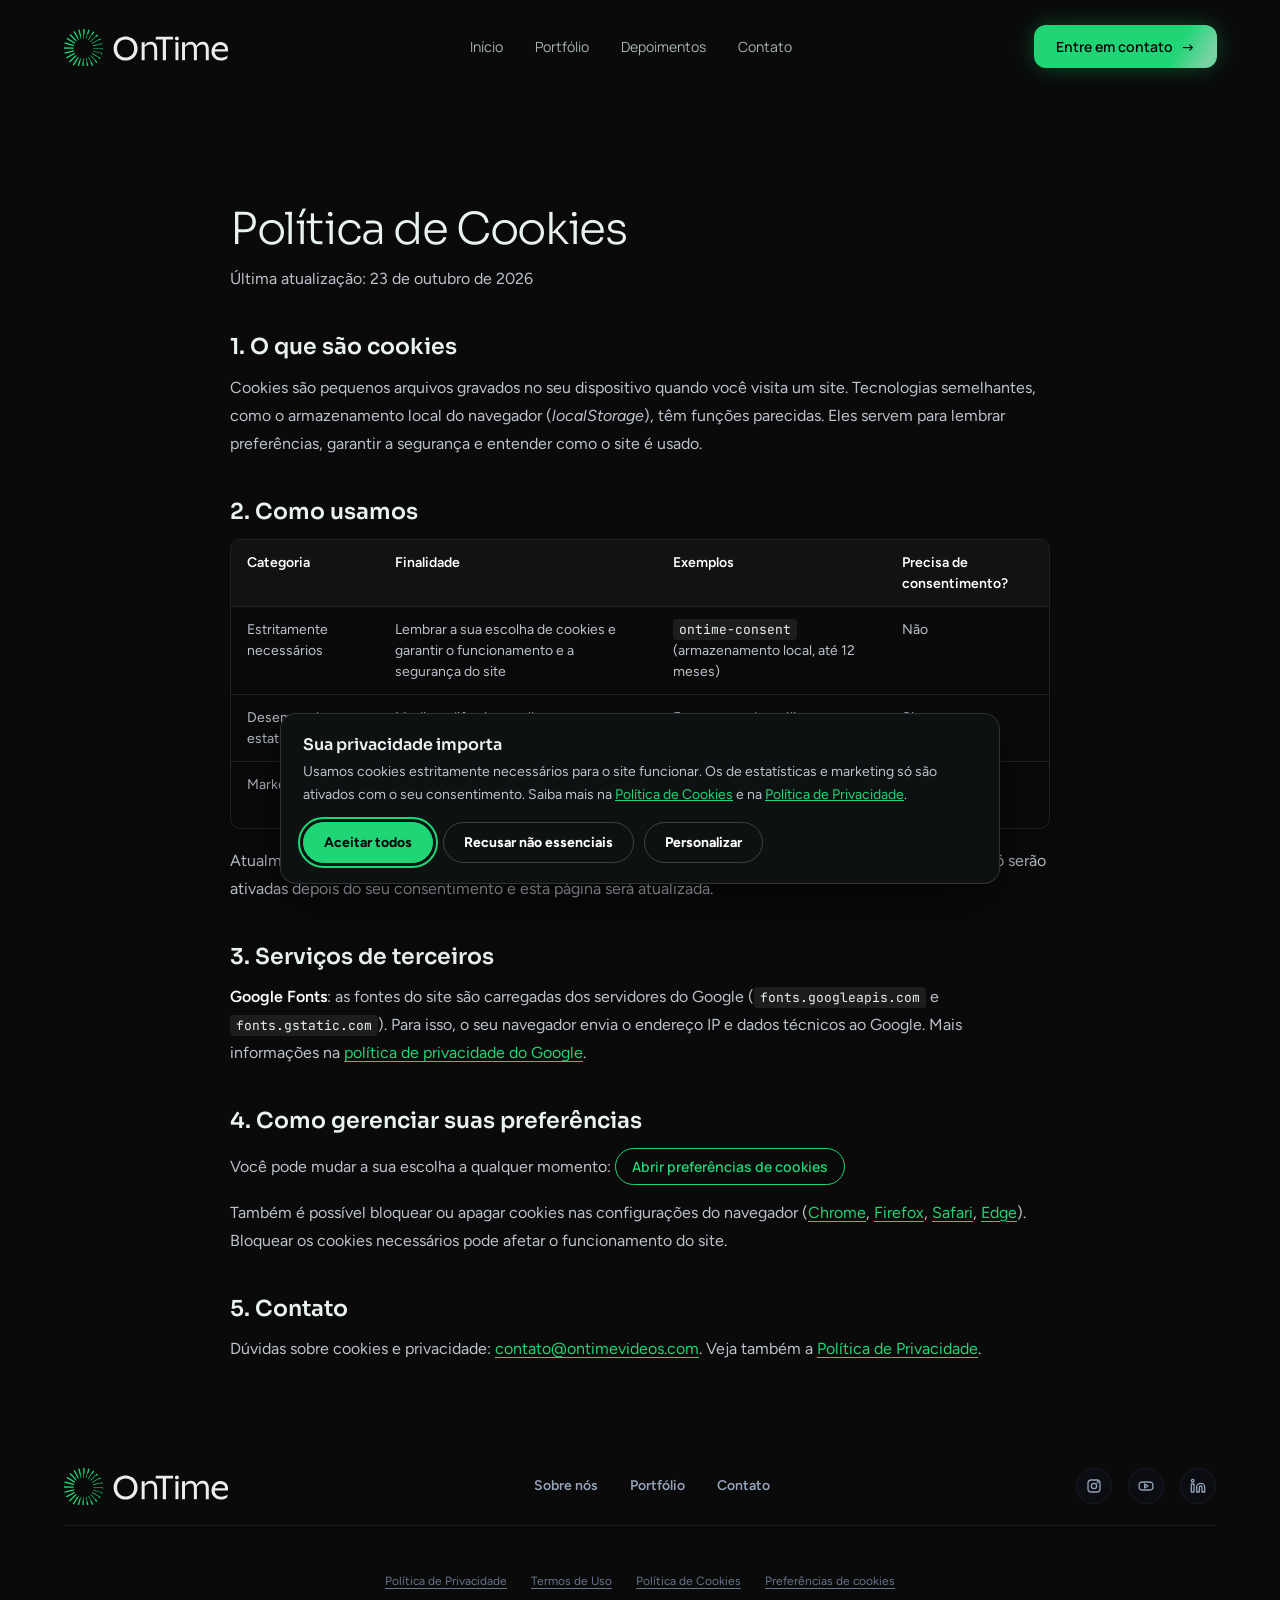
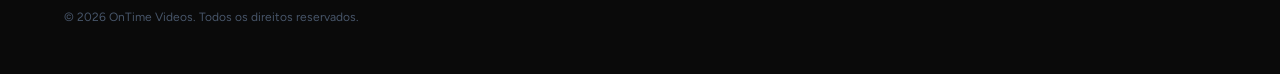
<file: politica-de-cookies/index.html>
<!doctype html>
<html lang="pt-BR">
<head>
<meta charset="utf-8">
<meta name="viewport" content="width=device-width, initial-scale=1">
<title>Política de Cookies | OnTime</title>
<meta name="description" content="Entenda quais cookies o site da OnTime usa, para que servem e como gerenciar suas preferências.">
<link rel="canonical" href="https://www.ontimevideos.com/politica-de-cookies/">
<meta name="robots" content="index,follow">
<meta name="theme-color" content="#0a0a0a">
<meta name="color-scheme" content="dark">
<meta name="author" content="OnTime">
<meta property="og:type" content="website">
<meta property="og:site_name" content="OnTime">
<meta property="og:locale" content="pt_BR">
<meta property="og:title" content="Política de Cookies | OnTime">
<meta property="og:description" content="Entenda quais cookies o site da OnTime usa, para que servem e como gerenciar suas preferências.">
<meta property="og:url" content="https://www.ontimevideos.com/politica-de-cookies/">
<meta property="og:image" content="https://www.ontimevideos.com/assets/og-image.png">
<meta property="og:image:width" content="1200">
<meta property="og:image:height" content="630">
<meta property="og:image:alt" content="OnTime: Faça seus vídeos com quem entende do assunto">
<meta name="twitter:card" content="summary_large_image">
<meta name="twitter:title" content="Política de Cookies | OnTime">
<meta name="twitter:description" content="Entenda quais cookies o site da OnTime usa, para que servem e como gerenciar suas preferências.">
<meta name="twitter:image" content="https://www.ontimevideos.com/assets/og-image.png">
<link rel="icon" href="../assets/favicon.svg" type="image/svg+xml">
<link rel="manifest" href="../manifest.webmanifest">
<link rel="preconnect" href="https://fonts.googleapis.com">
<link rel="preconnect" href="https://fonts.gstatic.com" crossorigin>
<link href="https://fonts.googleapis.com/css2?family=Figtree:wght@400;600;700;800&family=JetBrains+Mono:wght@400;500&family=Manrope:wght@400;600&family=Sora:wght@200;300;400;600;800&display=swap" rel="stylesheet">
<link rel="stylesheet" href="../styles.css?v=110">
<link rel="stylesheet" href="../legal.css?v=25">
</head>
<body>
<script>document.documentElement.classList.add("js")</script>
<a class="skip" href="#conteudo">Pular para o conteúdo</a>
<header class="nav" id="top">
  <div class="nav__in">
    <a href="../" class="nav__logo" aria-label="OnTime"><svg xmlns="http://www.w3.org/2000/svg" viewBox="0 0 164 39" fill="none"><g fill="#1fd576"><path transform="translate(29.26 21.15)" d="M9.65 1.49L9.09 1.48C9.12 1.22 9.14 0.64 9.13 0.62L0.00 0.62L0.00 0.00L9.67 0.09L9.65 1.49Z"/><path transform="translate(0.39 23.18)" d="M9.70 1.20L0.34 3.62L0.00 2.26L9.42 0.00C9.49 0.41 9.58 0.81 9.70 1.20Z"/><path transform="translate(28.84 16.20)" d="M9.70 1.36L9.04 1.52C8.97 1.24 8.88 0.97 8.78 0.70L0.16 3.02C0.11 2.82 0.06 2.62 0.00 2.42L9.36 0.00L9.70 1.36Z"/><path transform="translate(2.06 25.73)" d="M9.10 0.98L0.68 5.75L0.00 4.52L8.33 0.00C8.39 0.20 8.46 0.40 8.53 0.60L8.79 0.45C8.89 0.63 8.99 0.81 9.10 0.98L9.10 0.98Z"/><path transform="translate(27.78 11.52)" d="M9.10 1.23L8.01 1.82C7.84 1.59 7.67 1.37 7.49 1.15L0.31 5.30C0.21 5.12 0.11 4.94 0.00 4.77L8.42 0.00L9.10 1.23L9.10 1.23Z"/><path transform="translate(4.91 28.25)" d="M7.88 0.44L0.97 7.23L0.00 6.22L6.55 0.00C6.66 0.19 6.77 0.38 6.88 0.57L7.44 0.01C7.58 0.16 7.73 0.30 7.88 0.44L7.88 0.44Z"/><path transform="translate(26.14 7.53)" d="M7.88 1.01L6.31 2.49C6.09 2.33 5.85 2.18 5.62 2.03L0.44 7.22C0.30 7.07 0.15 6.93 0.00 6.79L6.90 0.00L7.88 1.01L7.88 1.01Z"/><path transform="translate(8.76 29.87)" d="M6.12 0.31L1.20 8.65L0.00 7.93L4.38 0.79C4.52 0.96 4.68 1.13 4.83 1.29L5.58 0.00C5.75 0.11 5.93 0.21 6.12 0.31L6.12 0.31Z"/><path transform="translate(24.06 4.48)" d="M6.12 0.72L4.39 3.54C4.13 3.46 3.87 3.39 3.61 3.32L0.54 8.65C0.36 8.54 0.18 8.44 0.00 8.35L4.91 0.00L6.11 0.72L6.12 0.72Z"/><path transform="translate(0.00 20.36)" d="M9.67 1.49L0.00 1.40L0.02 0.00L9.71 0.26C9.68 0.55 9.67 1.38 9.67 1.49L9.67 1.49Z"/><path transform="translate(13.34 30.91)" d="M3.94 0.16L1.35 9.49L0.00 9.10L2.13 1.91C2.32 2.05 2.52 2.19 2.72 2.32L3.34 0.00C3.54 0.06 3.74 0.11 3.94 0.16L3.94 0.16Z"/><path transform="translate(21.66 2.60)" d="M3.94 0.39L2.64 4.75C2.38 4.75 2.12 4.75 1.86 4.76L0.60 9.49C0.40 9.43 0.20 9.38 0.00 9.34L2.59 0.00L3.94 0.39Z"/><path transform="translate(19.11 2.00)" d="M1.49 0.02L1.34 5.80C1.09 5.86 0.86 5.93 0.62 6.01L0.62 9.69C0.53 9.68 0.44 9.68 0.35 9.68C0.24 9.68 0.12 9.69 0.00 9.69L0.09 0.00L1.49 0.02Z"/><path transform="translate(18.33 31.31)" d="M1.49 0.00L1.40 9.69L0.00 9.67L0.17 3.24C0.40 3.33 0.64 3.42 0.87 3.51L0.87 0.00C0.96 0.01 1.05 0.01 1.14 0.01C1.26 0.01 1.37 0.00 1.49 0.00Z"/><path transform="translate(14.18 2.39)" d="M3.01 9.56C2.81 9.61 2.61 9.66 2.41 9.72L0.00 0.34L1.36 0.00L2.97 6.72C2.76 6.83 2.55 6.95 2.35 7.07L3.01 9.56L3.01 9.56Z"/><path transform="translate(21.75 30.89)" d="M1.65 9.72L0.44 4.64C0.70 4.68 0.96 4.71 1.22 4.73L0.00 0.16C0.20 0.12 0.40 0.06 0.59 0.00L3.01 9.38L1.65 9.72L1.65 9.72Z"/><path transform="translate(9.51 4.06)" d="M5.29 8.80C5.11 8.90 4.93 9.01 4.76 9.12L0.00 0.68L1.23 0.00L4.97 6.92C4.80 7.07 4.64 7.23 4.47 7.38L5.29 8.80L5.29 8.80Z"/><path transform="translate(24.14 29.82)" d="M4.07 9.12L2.19 5.66C2.46 5.62 2.73 5.56 2.99 5.51L0.00 0.31C0.18 0.22 0.36 0.11 0.53 0.00L5.29 8.43L4.07 9.12L4.07 9.12Z"/><path transform="translate(5.52 6.92)" d="M7.21 7.45C7.06 7.59 6.92 7.74 6.78 7.89L0.00 0.98L1.01 0.00L6.94 6.27C6.82 6.45 6.69 6.63 6.57 6.81L7.21 7.45L7.21 7.45Z"/><path transform="translate(26.21 28.19)" d="M6.20 7.89L4.35 5.93C4.60 5.81 4.85 5.67 5.09 5.54L0.00 0.44C0.15 0.30 0.30 0.15 0.44 0.00L7.21 6.92L6.20 7.89L6.20 7.89Z"/><path transform="translate(2.48 10.78)" d="M8.64 5.59C8.53 5.77 8.43 5.94 8.33 6.13L8.08 5.98L0.00 1.20L0.72 0.00L8.56 4.82C8.47 5.01 8.39 5.20 8.31 5.40L8.64 5.59L8.64 5.59Z"/><path transform="translate(27.82 26.10)" d="M7.91 6.12L6.52 5.26C6.72 5.06 6.91 4.86 7.10 4.64L0.00 0.54C0.11 0.36 0.21 0.18 0.31 0.00L8.64 4.92L7.91 6.12Z"/><path transform="translate(0.59 15.36)" d="M9.67 2.76C9.53 3.14 9.41 3.54 9.32 3.94L9.31 3.94L0.00 1.35L0.39 0.00L9.67 2.76Z"/><path transform="translate(28.87 23.70)" d="M9.09 3.94L8.24 3.69C8.36 3.43 8.47 3.17 8.58 2.90L0.00 0.60C0.06 0.40 0.11 0.20 0.15 0.00L9.47 2.59L9.09 3.94L9.09 3.94Z"/></g><g fill="#ececec"><path transform="translate(49.64 9.45)" d="M18.04 1.57C16.22 0.52 14.19 0.00 11.95 0.00C9.70 0.00 7.67 0.52 5.86 1.57C4.04 2.62 2.61 4.06 1.57 5.88C0.52 7.71 0.00 9.76 0.00 12.03C0.00 14.31 0.53 16.36 1.59 18.19C2.64 20.01 4.08 21.45 5.91 22.50C7.73 23.55 9.74 24.07 11.95 24.07C14.15 24.07 16.17 23.55 17.99 22.50C19.81 21.45 21.25 20.01 22.31 18.19C23.37 16.36 23.90 14.31 23.90 12.03C23.90 9.76 23.37 7.71 22.33 5.88C21.28 4.06 19.85 2.62 18.04 1.57L18.04 1.57ZM19.28 16.98C18.48 18.35 17.42 19.36 16.12 20.04C14.82 20.71 13.43 21.05 11.95 21.05C10.47 21.05 9.08 20.71 7.77 20.04C6.47 19.36 5.41 18.35 4.61 16.98C3.80 15.62 3.40 13.97 3.40 12.03C3.40 10.10 3.80 8.45 4.61 7.09C5.41 5.72 6.47 4.71 7.77 4.03C9.08 3.35 10.47 3.02 11.95 3.02C13.42 3.02 14.82 3.35 16.12 4.03C17.42 4.71 18.48 5.72 19.28 7.09C20.09 8.45 20.49 10.10 20.49 12.03C20.49 13.97 20.09 15.62 19.28 16.98Z"/><path transform="translate(77.67 14.86)" d="M9.19 0.00C7.80 0.00 6.60 0.28 5.50 0.75L2.98 3.69L2.98 0.36L0.00 0.36L0.00 18.30L2.98 18.30L2.98 5.26C3.97 4.19 5.85 2.63 8.51 2.63C11.03 2.63 12.52 3.91 12.52 7.78L12.52 18.30L15.50 18.30L15.50 7.53C15.50 2.13 12.73 0.00 9.19 0.00Z"/><path transform="translate(91.63 9.80)" d="M0.25 0.00L0.00 2.81L7.16 2.81L7.16 23.36L10.35 23.36L10.35 2.81L17.54 2.81L17.29 0.00L0.25 0.00Z"/><path transform="translate(111.45 15.22)" d="M2.98 0.00L0.00 0.00L0.00 17.94L2.98 17.94L2.98 0.00Z"/><path transform="translate(147.51 15.11)" d="M16.49 7.28C16.49 5.74 16.16 4.42 15.50 3.32C14.84 2.22 13.93 1.39 12.77 0.83C11.61 0.28 10.31 0.00 8.87 0.00C7.26 0.00 5.78 0.40 4.42 1.21C3.06 2.01 1.98 3.13 1.19 4.55C0.40 5.97 0.00 7.56 0.00 9.31C0.00 11.06 0.42 12.74 1.26 14.12C2.10 15.51 3.22 16.57 4.61 17.32C6.01 18.07 7.52 18.44 9.15 18.44C10.59 18.44 11.85 18.25 12.93 17.87C14.00 17.49 14.90 17.01 15.61 16.42L16.17 13.29L16.10 13.29C15.32 14.00 14.36 14.57 13.21 14.99C12.07 15.42 10.88 15.63 9.65 15.63C7.68 15.63 6.12 15.08 4.95 13.96C3.87 12.94 3.29 11.44 3.20 9.49L16.32 9.49C16.43 8.71 16.50 7.97 16.50 7.29L16.49 7.28ZM3.41 7.07C3.64 6.11 4.07 5.28 4.68 4.57C5.68 3.42 7.02 2.84 8.73 2.84C10.15 2.84 11.29 3.21 12.17 3.94C13.04 4.68 13.52 5.72 13.59 7.07L3.41 7.07L3.41 7.07Z"/><path transform="translate(110.97 9.45)" d="M1.95 3.91C3.03 3.91 3.90 3.03 3.90 1.95C3.90 0.87 3.03 0.00 1.95 0.00C0.87 0.00 0.00 0.87 0.00 1.95C0.00 3.03 0.87 3.91 1.95 3.91Z"/><path transform="translate(118.03 14.86)" d="M20.75 0.00C19.30 0.00 17.91 0.39 16.63 1.14L14.40 4.23C13.51 0.96 11.31 0.00 8.97 0.00C7.55 0.00 6.21 0.36 5.04 1.00L2.98 3.70L2.98 0.36L0.00 0.36L0.00 18.30L2.98 18.30L2.98 5.26C4.01 4.19 5.64 2.63 8.51 2.63C10.71 2.63 11.88 3.55 11.88 7.28L11.88 18.30L14.86 18.30L14.86 5.59C15.87 4.29 17.66 2.63 20.32 2.63C22.20 2.63 23.77 3.45 23.77 7.28L23.77 18.30L26.75 18.30L26.75 7.03C26.75 1.63 23.66 0.00 20.75 0.00L20.75 0.00Z"/></g></svg></a>
    <nav class="nav__links" aria-label="Principal">
      <a href="../">Início</a>
      <a href="../portfolio/">Portfólio</a>
      <a href="../#depoimentos">Depoimentos</a>
      <a href="../#contato">Contato</a>
    </nav>
    <a href="https://api.whatsapp.com/send/?phone=14693275704&amp;text=Vim+pelo+site+da+OnTime+e+quero+saber+mais+sobre+as+edi%C3%A7%C3%B5es&amp;type=phone_number&amp;app_absent=0" class="nav__cta" target="_blank" rel="noopener noreferrer">Entre em contato</a>
  </div>
</header>
<main id="conteudo" tabindex="-1">
  <article class="legal wrap">
    <h1>Política de Cookies</h1>
    <p class="legal__meta">Última atualização: 23 de outubro de 2026</p>
    
<h2>1. O que são cookies</h2>
<p>Cookies são pequenos arquivos gravados no seu dispositivo quando você visita um site. Tecnologias semelhantes, como o armazenamento local do navegador (<em>localStorage</em>), têm funções parecidas. Eles servem para lembrar preferências, garantir a segurança e entender como o site é usado.</p>

<h2>2. Como usamos</h2>
<div class="legal__scroll"><table class="legal__table"><thead><tr><th>Categoria</th><th>Finalidade</th><th>Exemplos</th><th>Precisa de consentimento?</th></tr></thead><tbody>
<tr><td>Estritamente necessários</td><td>Lembrar a sua escolha de cookies e garantir o funcionamento e a segurança do site</td><td><code>ontime-consent</code> (armazenamento local, até 12 meses)</td><td>Não</td></tr>
<tr><td>Desempenho e estatísticas</td><td>Medir audiência e melhorar o conteúdo, de forma agregada</td><td>Ferramenta de análise, se ativada pela OnTime</td><td>Sim</td></tr>
<tr><td>Marketing</td><td>Medir campanhas e exibir anúncios relevantes</td><td>Pixels de redes sociais e de anúncios, se ativados</td><td>Sim</td></tr>
</tbody></table></div>
<p>Atualmente, este site <strong>não carrega</strong> ferramentas de análise ou de marketing. Se passarmos a utilizá-las, elas só serão ativadas depois do seu consentimento e esta página será atualizada.</p>

<h2>3. Serviços de terceiros</h2>
<p><strong>Google Fonts</strong>: as fontes do site são carregadas dos servidores do Google (<code>fonts.googleapis.com</code> e <code>fonts.gstatic.com</code>). Para isso, o seu navegador envia o endereço IP e dados técnicos ao Google. Mais informações na <a href="https://policies.google.com/privacy" target="_blank" rel="noopener noreferrer">política de privacidade do Google</a>.</p>

<h2>4. Como gerenciar suas preferências</h2>
<p>Você pode mudar a sua escolha a qualquer momento: <button type="button" class="legal__btn" data-cookie-settings>Abrir preferências de cookies</button></p>
<p>Também é possível bloquear ou apagar cookies nas configurações do navegador (<a href="https://support.google.com/chrome/answer/95647" target="_blank" rel="noopener noreferrer">Chrome</a>, <a href="https://support.mozilla.org/kb/clear-cookies-and-site-data-firefox" target="_blank" rel="noopener noreferrer">Firefox</a>, <a href="https://support.apple.com/pt-br/guide/safari/sfri11471/mac" target="_blank" rel="noopener noreferrer">Safari</a>, <a href="https://support.microsoft.com/microsoft-edge" target="_blank" rel="noopener noreferrer">Edge</a>). Bloquear os cookies necessários pode afetar o funcionamento do site.</p>

<h2>5. Contato</h2>
<p>Dúvidas sobre cookies e privacidade: <a href="mailto:contato@ontimevideos.com">contato@ontimevideos.com</a>. Veja também a <a href="../politica-de-privacidade/">Política de Privacidade</a>.</p>

  </article>
</main>
<footer class="footer reveal">
  <div class="wrap">
    <div class="footer__top">
      <a href="../" class="nav__logo" aria-label="OnTime"><svg xmlns="http://www.w3.org/2000/svg" viewBox="0 0 164 39" fill="none"><g fill="#1fd576"><path transform="translate(29.26 21.15)" d="M9.65 1.49L9.09 1.48C9.12 1.22 9.14 0.64 9.13 0.62L0.00 0.62L0.00 0.00L9.67 0.09L9.65 1.49Z"/><path transform="translate(0.39 23.18)" d="M9.70 1.20L0.34 3.62L0.00 2.26L9.42 0.00C9.49 0.41 9.58 0.81 9.70 1.20Z"/><path transform="translate(28.84 16.20)" d="M9.70 1.36L9.04 1.52C8.97 1.24 8.88 0.97 8.78 0.70L0.16 3.02C0.11 2.82 0.06 2.62 0.00 2.42L9.36 0.00L9.70 1.36Z"/><path transform="translate(2.06 25.73)" d="M9.10 0.98L0.68 5.75L0.00 4.52L8.33 0.00C8.39 0.20 8.46 0.40 8.53 0.60L8.79 0.45C8.89 0.63 8.99 0.81 9.10 0.98L9.10 0.98Z"/><path transform="translate(27.78 11.52)" d="M9.10 1.23L8.01 1.82C7.84 1.59 7.67 1.37 7.49 1.15L0.31 5.30C0.21 5.12 0.11 4.94 0.00 4.77L8.42 0.00L9.10 1.23L9.10 1.23Z"/><path transform="translate(4.91 28.25)" d="M7.88 0.44L0.97 7.23L0.00 6.22L6.55 0.00C6.66 0.19 6.77 0.38 6.88 0.57L7.44 0.01C7.58 0.16 7.73 0.30 7.88 0.44L7.88 0.44Z"/><path transform="translate(26.14 7.53)" d="M7.88 1.01L6.31 2.49C6.09 2.33 5.85 2.18 5.62 2.03L0.44 7.22C0.30 7.07 0.15 6.93 0.00 6.79L6.90 0.00L7.88 1.01L7.88 1.01Z"/><path transform="translate(8.76 29.87)" d="M6.12 0.31L1.20 8.65L0.00 7.93L4.38 0.79C4.52 0.96 4.68 1.13 4.83 1.29L5.58 0.00C5.75 0.11 5.93 0.21 6.12 0.31L6.12 0.31Z"/><path transform="translate(24.06 4.48)" d="M6.12 0.72L4.39 3.54C4.13 3.46 3.87 3.39 3.61 3.32L0.54 8.65C0.36 8.54 0.18 8.44 0.00 8.35L4.91 0.00L6.11 0.72L6.12 0.72Z"/><path transform="translate(0.00 20.36)" d="M9.67 1.49L0.00 1.40L0.02 0.00L9.71 0.26C9.68 0.55 9.67 1.38 9.67 1.49L9.67 1.49Z"/><path transform="translate(13.34 30.91)" d="M3.94 0.16L1.35 9.49L0.00 9.10L2.13 1.91C2.32 2.05 2.52 2.19 2.72 2.32L3.34 0.00C3.54 0.06 3.74 0.11 3.94 0.16L3.94 0.16Z"/><path transform="translate(21.66 2.60)" d="M3.94 0.39L2.64 4.75C2.38 4.75 2.12 4.75 1.86 4.76L0.60 9.49C0.40 9.43 0.20 9.38 0.00 9.34L2.59 0.00L3.94 0.39Z"/><path transform="translate(19.11 2.00)" d="M1.49 0.02L1.34 5.80C1.09 5.86 0.86 5.93 0.62 6.01L0.62 9.69C0.53 9.68 0.44 9.68 0.35 9.68C0.24 9.68 0.12 9.69 0.00 9.69L0.09 0.00L1.49 0.02Z"/><path transform="translate(18.33 31.31)" d="M1.49 0.00L1.40 9.69L0.00 9.67L0.17 3.24C0.40 3.33 0.64 3.42 0.87 3.51L0.87 0.00C0.96 0.01 1.05 0.01 1.14 0.01C1.26 0.01 1.37 0.00 1.49 0.00Z"/><path transform="translate(14.18 2.39)" d="M3.01 9.56C2.81 9.61 2.61 9.66 2.41 9.72L0.00 0.34L1.36 0.00L2.97 6.72C2.76 6.83 2.55 6.95 2.35 7.07L3.01 9.56L3.01 9.56Z"/><path transform="translate(21.75 30.89)" d="M1.65 9.72L0.44 4.64C0.70 4.68 0.96 4.71 1.22 4.73L0.00 0.16C0.20 0.12 0.40 0.06 0.59 0.00L3.01 9.38L1.65 9.72L1.65 9.72Z"/><path transform="translate(9.51 4.06)" d="M5.29 8.80C5.11 8.90 4.93 9.01 4.76 9.12L0.00 0.68L1.23 0.00L4.97 6.92C4.80 7.07 4.64 7.23 4.47 7.38L5.29 8.80L5.29 8.80Z"/><path transform="translate(24.14 29.82)" d="M4.07 9.12L2.19 5.66C2.46 5.62 2.73 5.56 2.99 5.51L0.00 0.31C0.18 0.22 0.36 0.11 0.53 0.00L5.29 8.43L4.07 9.12L4.07 9.12Z"/><path transform="translate(5.52 6.92)" d="M7.21 7.45C7.06 7.59 6.92 7.74 6.78 7.89L0.00 0.98L1.01 0.00L6.94 6.27C6.82 6.45 6.69 6.63 6.57 6.81L7.21 7.45L7.21 7.45Z"/><path transform="translate(26.21 28.19)" d="M6.20 7.89L4.35 5.93C4.60 5.81 4.85 5.67 5.09 5.54L0.00 0.44C0.15 0.30 0.30 0.15 0.44 0.00L7.21 6.92L6.20 7.89L6.20 7.89Z"/><path transform="translate(2.48 10.78)" d="M8.64 5.59C8.53 5.77 8.43 5.94 8.33 6.13L8.08 5.98L0.00 1.20L0.72 0.00L8.56 4.82C8.47 5.01 8.39 5.20 8.31 5.40L8.64 5.59L8.64 5.59Z"/><path transform="translate(27.82 26.10)" d="M7.91 6.12L6.52 5.26C6.72 5.06 6.91 4.86 7.10 4.64L0.00 0.54C0.11 0.36 0.21 0.18 0.31 0.00L8.64 4.92L7.91 6.12Z"/><path transform="translate(0.59 15.36)" d="M9.67 2.76C9.53 3.14 9.41 3.54 9.32 3.94L9.31 3.94L0.00 1.35L0.39 0.00L9.67 2.76Z"/><path transform="translate(28.87 23.70)" d="M9.09 3.94L8.24 3.69C8.36 3.43 8.47 3.17 8.58 2.90L0.00 0.60C0.06 0.40 0.11 0.20 0.15 0.00L9.47 2.59L9.09 3.94L9.09 3.94Z"/></g><g fill="#ececec"><path transform="translate(49.64 9.45)" d="M18.04 1.57C16.22 0.52 14.19 0.00 11.95 0.00C9.70 0.00 7.67 0.52 5.86 1.57C4.04 2.62 2.61 4.06 1.57 5.88C0.52 7.71 0.00 9.76 0.00 12.03C0.00 14.31 0.53 16.36 1.59 18.19C2.64 20.01 4.08 21.45 5.91 22.50C7.73 23.55 9.74 24.07 11.95 24.07C14.15 24.07 16.17 23.55 17.99 22.50C19.81 21.45 21.25 20.01 22.31 18.19C23.37 16.36 23.90 14.31 23.90 12.03C23.90 9.76 23.37 7.71 22.33 5.88C21.28 4.06 19.85 2.62 18.04 1.57L18.04 1.57ZM19.28 16.98C18.48 18.35 17.42 19.36 16.12 20.04C14.82 20.71 13.43 21.05 11.95 21.05C10.47 21.05 9.08 20.71 7.77 20.04C6.47 19.36 5.41 18.35 4.61 16.98C3.80 15.62 3.40 13.97 3.40 12.03C3.40 10.10 3.80 8.45 4.61 7.09C5.41 5.72 6.47 4.71 7.77 4.03C9.08 3.35 10.47 3.02 11.95 3.02C13.42 3.02 14.82 3.35 16.12 4.03C17.42 4.71 18.48 5.72 19.28 7.09C20.09 8.45 20.49 10.10 20.49 12.03C20.49 13.97 20.09 15.62 19.28 16.98Z"/><path transform="translate(77.67 14.86)" d="M9.19 0.00C7.80 0.00 6.60 0.28 5.50 0.75L2.98 3.69L2.98 0.36L0.00 0.36L0.00 18.30L2.98 18.30L2.98 5.26C3.97 4.19 5.85 2.63 8.51 2.63C11.03 2.63 12.52 3.91 12.52 7.78L12.52 18.30L15.50 18.30L15.50 7.53C15.50 2.13 12.73 0.00 9.19 0.00Z"/><path transform="translate(91.63 9.80)" d="M0.25 0.00L0.00 2.81L7.16 2.81L7.16 23.36L10.35 23.36L10.35 2.81L17.54 2.81L17.29 0.00L0.25 0.00Z"/><path transform="translate(111.45 15.22)" d="M2.98 0.00L0.00 0.00L0.00 17.94L2.98 17.94L2.98 0.00Z"/><path transform="translate(147.51 15.11)" d="M16.49 7.28C16.49 5.74 16.16 4.42 15.50 3.32C14.84 2.22 13.93 1.39 12.77 0.83C11.61 0.28 10.31 0.00 8.87 0.00C7.26 0.00 5.78 0.40 4.42 1.21C3.06 2.01 1.98 3.13 1.19 4.55C0.40 5.97 0.00 7.56 0.00 9.31C0.00 11.06 0.42 12.74 1.26 14.12C2.10 15.51 3.22 16.57 4.61 17.32C6.01 18.07 7.52 18.44 9.15 18.44C10.59 18.44 11.85 18.25 12.93 17.87C14.00 17.49 14.90 17.01 15.61 16.42L16.17 13.29L16.10 13.29C15.32 14.00 14.36 14.57 13.21 14.99C12.07 15.42 10.88 15.63 9.65 15.63C7.68 15.63 6.12 15.08 4.95 13.96C3.87 12.94 3.29 11.44 3.20 9.49L16.32 9.49C16.43 8.71 16.50 7.97 16.50 7.29L16.49 7.28ZM3.41 7.07C3.64 6.11 4.07 5.28 4.68 4.57C5.68 3.42 7.02 2.84 8.73 2.84C10.15 2.84 11.29 3.21 12.17 3.94C13.04 4.68 13.52 5.72 13.59 7.07L3.41 7.07L3.41 7.07Z"/><path transform="translate(110.97 9.45)" d="M1.95 3.91C3.03 3.91 3.90 3.03 3.90 1.95C3.90 0.87 3.03 0.00 1.95 0.00C0.87 0.00 0.00 0.87 0.00 1.95C0.00 3.03 0.87 3.91 1.95 3.91Z"/><path transform="translate(118.03 14.86)" d="M20.75 0.00C19.30 0.00 17.91 0.39 16.63 1.14L14.40 4.23C13.51 0.96 11.31 0.00 8.97 0.00C7.55 0.00 6.21 0.36 5.04 1.00L2.98 3.70L2.98 0.36L0.00 0.36L0.00 18.30L2.98 18.30L2.98 5.26C4.01 4.19 5.64 2.63 8.51 2.63C10.71 2.63 11.88 3.55 11.88 7.28L11.88 18.30L14.86 18.30L14.86 5.59C15.87 4.29 17.66 2.63 20.32 2.63C22.20 2.63 23.77 3.45 23.77 7.28L23.77 18.30L26.75 18.30L26.75 7.03C26.75 1.63 23.66 0.00 20.75 0.00L20.75 0.00Z"/></g></svg></a>
      <nav class="footer__links" aria-label="Rodapé">
        <a href="../">Sobre nós</a><a href="../portfolio/">Portfólio</a><a href="../#contato">Contato</a>
      </nav>
      <div class="socials">
        <a href="https://www.instagram.com/ontime.videos/" target="_blank" rel="noopener noreferrer" aria-label="Instagram"><svg width="16" height="16" viewBox="0 0 24 24" fill="none" stroke="#94a3b8" stroke-width="2" stroke-linecap="round" stroke-linejoin="round"><rect x="3" y="3" width="18" height="18" rx="5"/><circle cx="12" cy="12" r="4"/><circle cx="17.5" cy="6.5" r=".6" fill="#94a3b8"/></svg></a>
        <a href="#" aria-label="YouTube"><svg width="16" height="16" viewBox="0 0 24 24" fill="none" stroke="#94a3b8" stroke-width="2" stroke-linecap="round" stroke-linejoin="round"><path d="M22 8.5a3 3 0 0 0-2-2.1C18 6 12 6 12 6s-6 0-8 .4A3 3 0 0 0 2 8.5 31 31 0 0 0 1.6 12 31 31 0 0 0 2 15.5a3 3 0 0 0 2 2.1c2 .4 8 .4 8 .4s6 0 8-.4a3 3 0 0 0 2-2.1 31 31 0 0 0 .4-3.5 31 31 0 0 0-.4-3.5z"/><path d="M10 9l5 3-5 3z"/></svg></a>
        <a href="#" aria-label="LinkedIn"><svg width="16" height="16" viewBox="0 0 24 24" fill="none" stroke="#94a3b8" stroke-width="2" stroke-linecap="round" stroke-linejoin="round"><path d="M16 8a6 6 0 0 1 6 6v7h-4v-7a2 2 0 0 0-4 0v7h-4v-7a6 6 0 0 1 6-6zM2 9h4v12H2z"/><circle cx="4" cy="4" r="2"/></svg></a>
      </div>
    </div>
    <hr>
    <div class="footer__bottom">
      <nav class="footer__legal" aria-label="Legal"><a href="../politica-de-privacidade/">Política de Privacidade</a><a href="../termos-de-uso/">Termos de Uso</a><a href="../politica-de-cookies/">Política de Cookies</a><button type="button" data-cookie-settings>Preferências de cookies</button></nav>
      
      
      
      <span>© 2026 OnTime Videos. Todos os direitos reservados.</span>
    </div>
  </div>
</footer>
<script src="../script.js?v=110"></script>
<script src="../consent.js?v=35" defer></script>
</body>
</html>
</file>
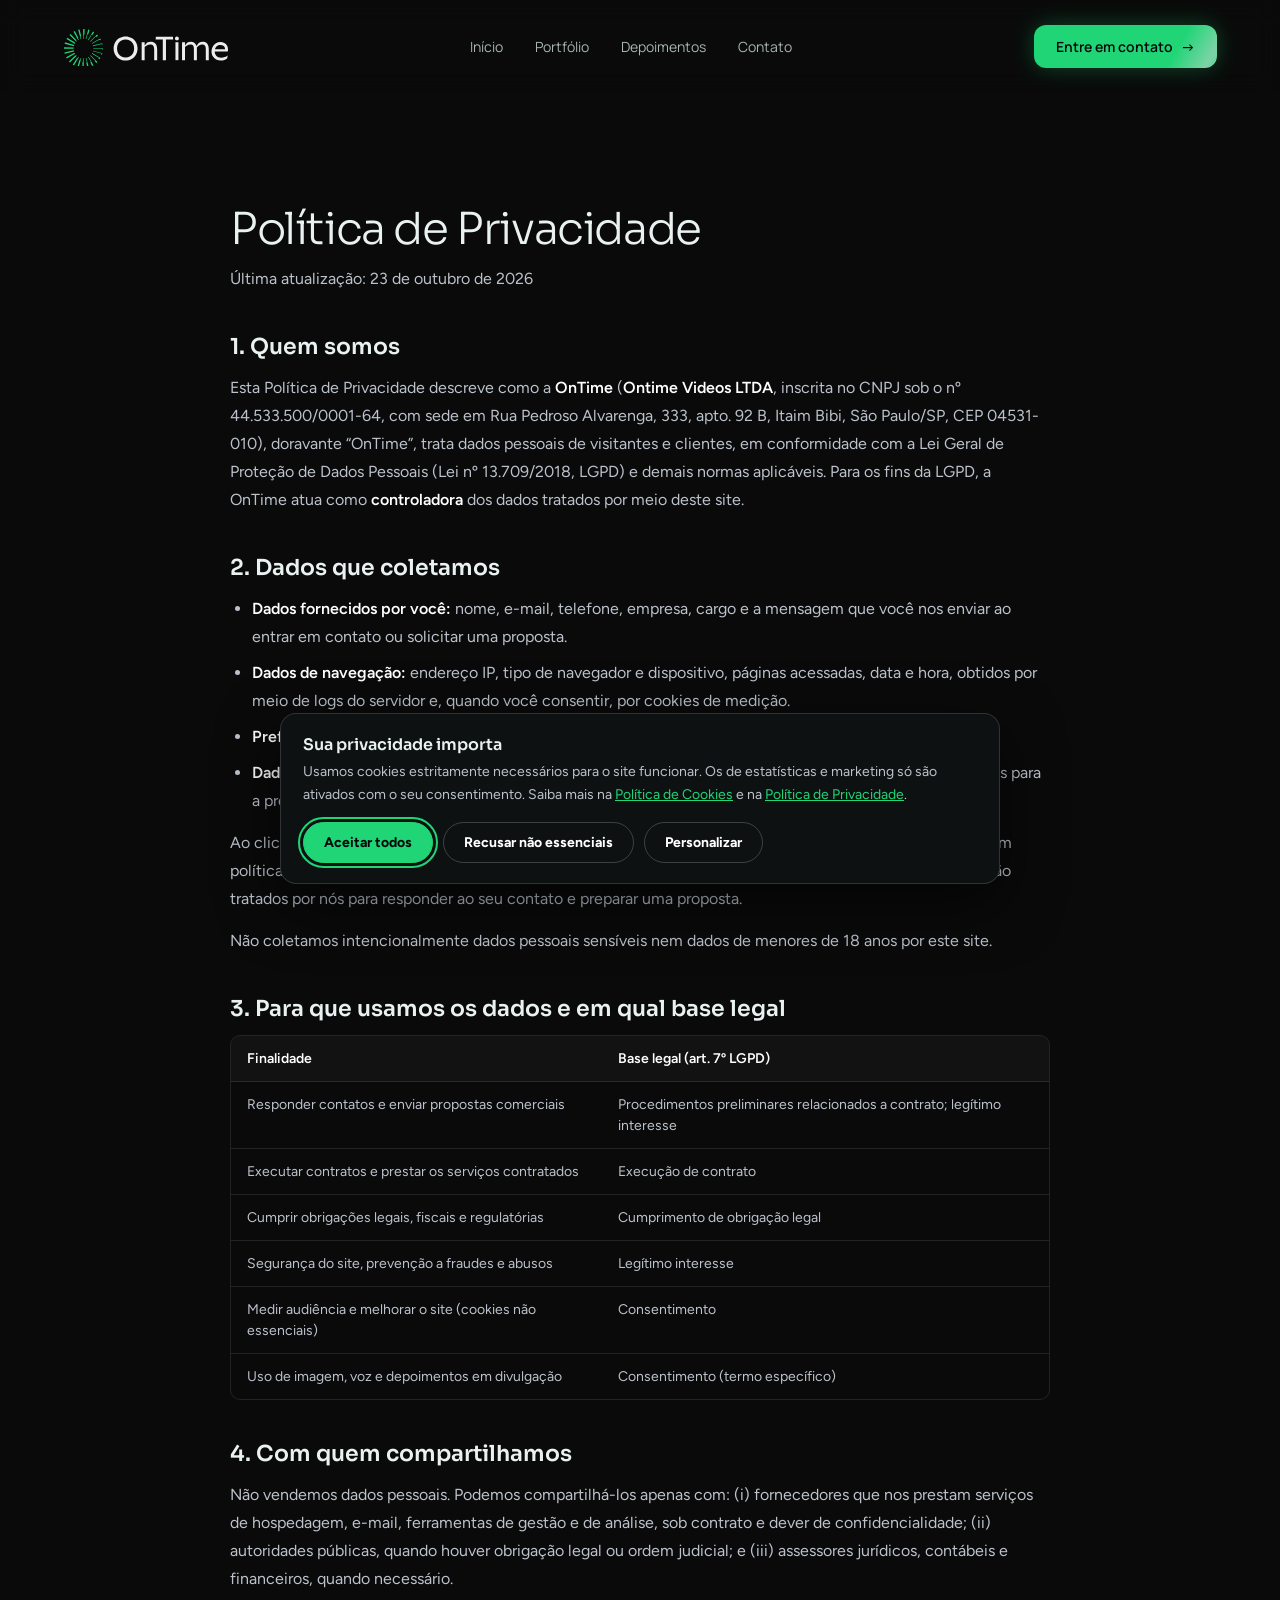
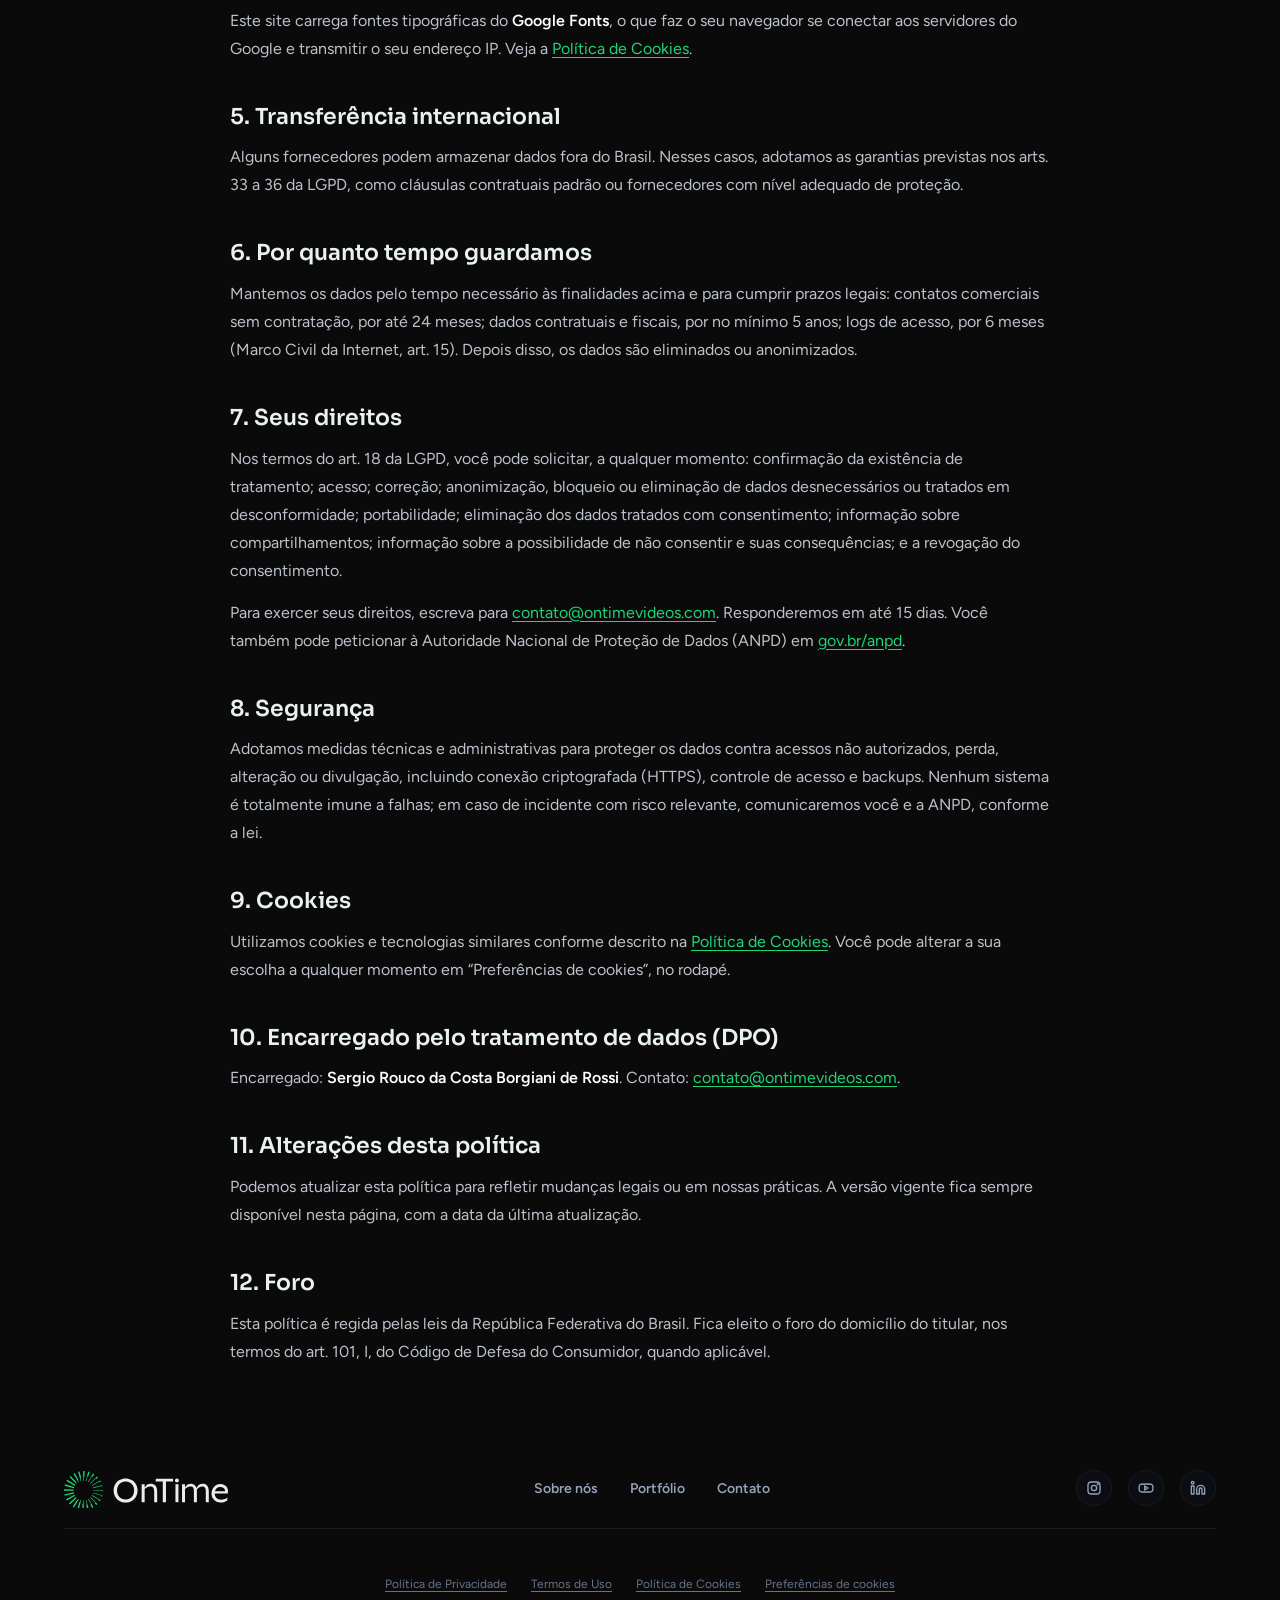
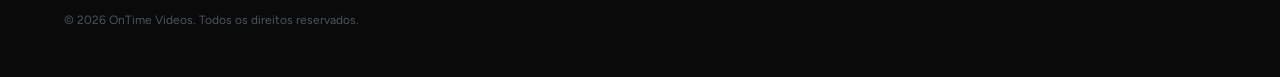
<file: politica-de-privacidade/index.html>
<!doctype html>
<html lang="pt-BR">
<head>
<meta charset="utf-8">
<meta name="viewport" content="width=device-width, initial-scale=1">
<title>Política de Privacidade | OnTime</title>
<meta name="description" content="Saiba como a OnTime coleta, usa e protege seus dados pessoais, em conformidade com a LGPD.">
<link rel="canonical" href="https://www.ontimevideos.com/politica-de-privacidade/">
<meta name="robots" content="index,follow">
<meta name="theme-color" content="#0a0a0a">
<meta name="color-scheme" content="dark">
<meta name="author" content="OnTime">
<meta property="og:type" content="website">
<meta property="og:site_name" content="OnTime">
<meta property="og:locale" content="pt_BR">
<meta property="og:title" content="Política de Privacidade | OnTime">
<meta property="og:description" content="Saiba como a OnTime coleta, usa e protege seus dados pessoais, em conformidade com a LGPD.">
<meta property="og:url" content="https://www.ontimevideos.com/politica-de-privacidade/">
<meta property="og:image" content="https://www.ontimevideos.com/assets/og-image.png">
<meta property="og:image:width" content="1200">
<meta property="og:image:height" content="630">
<meta property="og:image:alt" content="OnTime: Faça seus vídeos com quem entende do assunto">
<meta name="twitter:card" content="summary_large_image">
<meta name="twitter:title" content="Política de Privacidade | OnTime">
<meta name="twitter:description" content="Saiba como a OnTime coleta, usa e protege seus dados pessoais, em conformidade com a LGPD.">
<meta name="twitter:image" content="https://www.ontimevideos.com/assets/og-image.png">
<link rel="icon" href="../assets/favicon.svg" type="image/svg+xml">
<link rel="manifest" href="../manifest.webmanifest">
<link rel="preconnect" href="https://fonts.googleapis.com">
<link rel="preconnect" href="https://fonts.gstatic.com" crossorigin>
<link href="https://fonts.googleapis.com/css2?family=Figtree:wght@400;600;700;800&family=JetBrains+Mono:wght@400;500&family=Manrope:wght@400;600&family=Sora:wght@200;300;400;600;800&display=swap" rel="stylesheet">
<link rel="stylesheet" href="../styles.css?v=110">
<link rel="stylesheet" href="../legal.css?v=25">
</head>
<body>
<script>document.documentElement.classList.add("js")</script>
<a class="skip" href="#conteudo">Pular para o conteúdo</a>
<header class="nav" id="top">
  <div class="nav__in">
    <a href="../" class="nav__logo" aria-label="OnTime"><svg xmlns="http://www.w3.org/2000/svg" viewBox="0 0 164 39" fill="none"><g fill="#1fd576"><path transform="translate(29.26 21.15)" d="M9.65 1.49L9.09 1.48C9.12 1.22 9.14 0.64 9.13 0.62L0.00 0.62L0.00 0.00L9.67 0.09L9.65 1.49Z"/><path transform="translate(0.39 23.18)" d="M9.70 1.20L0.34 3.62L0.00 2.26L9.42 0.00C9.49 0.41 9.58 0.81 9.70 1.20Z"/><path transform="translate(28.84 16.20)" d="M9.70 1.36L9.04 1.52C8.97 1.24 8.88 0.97 8.78 0.70L0.16 3.02C0.11 2.82 0.06 2.62 0.00 2.42L9.36 0.00L9.70 1.36Z"/><path transform="translate(2.06 25.73)" d="M9.10 0.98L0.68 5.75L0.00 4.52L8.33 0.00C8.39 0.20 8.46 0.40 8.53 0.60L8.79 0.45C8.89 0.63 8.99 0.81 9.10 0.98L9.10 0.98Z"/><path transform="translate(27.78 11.52)" d="M9.10 1.23L8.01 1.82C7.84 1.59 7.67 1.37 7.49 1.15L0.31 5.30C0.21 5.12 0.11 4.94 0.00 4.77L8.42 0.00L9.10 1.23L9.10 1.23Z"/><path transform="translate(4.91 28.25)" d="M7.88 0.44L0.97 7.23L0.00 6.22L6.55 0.00C6.66 0.19 6.77 0.38 6.88 0.57L7.44 0.01C7.58 0.16 7.73 0.30 7.88 0.44L7.88 0.44Z"/><path transform="translate(26.14 7.53)" d="M7.88 1.01L6.31 2.49C6.09 2.33 5.85 2.18 5.62 2.03L0.44 7.22C0.30 7.07 0.15 6.93 0.00 6.79L6.90 0.00L7.88 1.01L7.88 1.01Z"/><path transform="translate(8.76 29.87)" d="M6.12 0.31L1.20 8.65L0.00 7.93L4.38 0.79C4.52 0.96 4.68 1.13 4.83 1.29L5.58 0.00C5.75 0.11 5.93 0.21 6.12 0.31L6.12 0.31Z"/><path transform="translate(24.06 4.48)" d="M6.12 0.72L4.39 3.54C4.13 3.46 3.87 3.39 3.61 3.32L0.54 8.65C0.36 8.54 0.18 8.44 0.00 8.35L4.91 0.00L6.11 0.72L6.12 0.72Z"/><path transform="translate(0.00 20.36)" d="M9.67 1.49L0.00 1.40L0.02 0.00L9.71 0.26C9.68 0.55 9.67 1.38 9.67 1.49L9.67 1.49Z"/><path transform="translate(13.34 30.91)" d="M3.94 0.16L1.35 9.49L0.00 9.10L2.13 1.91C2.32 2.05 2.52 2.19 2.72 2.32L3.34 0.00C3.54 0.06 3.74 0.11 3.94 0.16L3.94 0.16Z"/><path transform="translate(21.66 2.60)" d="M3.94 0.39L2.64 4.75C2.38 4.75 2.12 4.75 1.86 4.76L0.60 9.49C0.40 9.43 0.20 9.38 0.00 9.34L2.59 0.00L3.94 0.39Z"/><path transform="translate(19.11 2.00)" d="M1.49 0.02L1.34 5.80C1.09 5.86 0.86 5.93 0.62 6.01L0.62 9.69C0.53 9.68 0.44 9.68 0.35 9.68C0.24 9.68 0.12 9.69 0.00 9.69L0.09 0.00L1.49 0.02Z"/><path transform="translate(18.33 31.31)" d="M1.49 0.00L1.40 9.69L0.00 9.67L0.17 3.24C0.40 3.33 0.64 3.42 0.87 3.51L0.87 0.00C0.96 0.01 1.05 0.01 1.14 0.01C1.26 0.01 1.37 0.00 1.49 0.00Z"/><path transform="translate(14.18 2.39)" d="M3.01 9.56C2.81 9.61 2.61 9.66 2.41 9.72L0.00 0.34L1.36 0.00L2.97 6.72C2.76 6.83 2.55 6.95 2.35 7.07L3.01 9.56L3.01 9.56Z"/><path transform="translate(21.75 30.89)" d="M1.65 9.72L0.44 4.64C0.70 4.68 0.96 4.71 1.22 4.73L0.00 0.16C0.20 0.12 0.40 0.06 0.59 0.00L3.01 9.38L1.65 9.72L1.65 9.72Z"/><path transform="translate(9.51 4.06)" d="M5.29 8.80C5.11 8.90 4.93 9.01 4.76 9.12L0.00 0.68L1.23 0.00L4.97 6.92C4.80 7.07 4.64 7.23 4.47 7.38L5.29 8.80L5.29 8.80Z"/><path transform="translate(24.14 29.82)" d="M4.07 9.12L2.19 5.66C2.46 5.62 2.73 5.56 2.99 5.51L0.00 0.31C0.18 0.22 0.36 0.11 0.53 0.00L5.29 8.43L4.07 9.12L4.07 9.12Z"/><path transform="translate(5.52 6.92)" d="M7.21 7.45C7.06 7.59 6.92 7.74 6.78 7.89L0.00 0.98L1.01 0.00L6.94 6.27C6.82 6.45 6.69 6.63 6.57 6.81L7.21 7.45L7.21 7.45Z"/><path transform="translate(26.21 28.19)" d="M6.20 7.89L4.35 5.93C4.60 5.81 4.85 5.67 5.09 5.54L0.00 0.44C0.15 0.30 0.30 0.15 0.44 0.00L7.21 6.92L6.20 7.89L6.20 7.89Z"/><path transform="translate(2.48 10.78)" d="M8.64 5.59C8.53 5.77 8.43 5.94 8.33 6.13L8.08 5.98L0.00 1.20L0.72 0.00L8.56 4.82C8.47 5.01 8.39 5.20 8.31 5.40L8.64 5.59L8.64 5.59Z"/><path transform="translate(27.82 26.10)" d="M7.91 6.12L6.52 5.26C6.72 5.06 6.91 4.86 7.10 4.64L0.00 0.54C0.11 0.36 0.21 0.18 0.31 0.00L8.64 4.92L7.91 6.12Z"/><path transform="translate(0.59 15.36)" d="M9.67 2.76C9.53 3.14 9.41 3.54 9.32 3.94L9.31 3.94L0.00 1.35L0.39 0.00L9.67 2.76Z"/><path transform="translate(28.87 23.70)" d="M9.09 3.94L8.24 3.69C8.36 3.43 8.47 3.17 8.58 2.90L0.00 0.60C0.06 0.40 0.11 0.20 0.15 0.00L9.47 2.59L9.09 3.94L9.09 3.94Z"/></g><g fill="#ececec"><path transform="translate(49.64 9.45)" d="M18.04 1.57C16.22 0.52 14.19 0.00 11.95 0.00C9.70 0.00 7.67 0.52 5.86 1.57C4.04 2.62 2.61 4.06 1.57 5.88C0.52 7.71 0.00 9.76 0.00 12.03C0.00 14.31 0.53 16.36 1.59 18.19C2.64 20.01 4.08 21.45 5.91 22.50C7.73 23.55 9.74 24.07 11.95 24.07C14.15 24.07 16.17 23.55 17.99 22.50C19.81 21.45 21.25 20.01 22.31 18.19C23.37 16.36 23.90 14.31 23.90 12.03C23.90 9.76 23.37 7.71 22.33 5.88C21.28 4.06 19.85 2.62 18.04 1.57L18.04 1.57ZM19.28 16.98C18.48 18.35 17.42 19.36 16.12 20.04C14.82 20.71 13.43 21.05 11.95 21.05C10.47 21.05 9.08 20.71 7.77 20.04C6.47 19.36 5.41 18.35 4.61 16.98C3.80 15.62 3.40 13.97 3.40 12.03C3.40 10.10 3.80 8.45 4.61 7.09C5.41 5.72 6.47 4.71 7.77 4.03C9.08 3.35 10.47 3.02 11.95 3.02C13.42 3.02 14.82 3.35 16.12 4.03C17.42 4.71 18.48 5.72 19.28 7.09C20.09 8.45 20.49 10.10 20.49 12.03C20.49 13.97 20.09 15.62 19.28 16.98Z"/><path transform="translate(77.67 14.86)" d="M9.19 0.00C7.80 0.00 6.60 0.28 5.50 0.75L2.98 3.69L2.98 0.36L0.00 0.36L0.00 18.30L2.98 18.30L2.98 5.26C3.97 4.19 5.85 2.63 8.51 2.63C11.03 2.63 12.52 3.91 12.52 7.78L12.52 18.30L15.50 18.30L15.50 7.53C15.50 2.13 12.73 0.00 9.19 0.00Z"/><path transform="translate(91.63 9.80)" d="M0.25 0.00L0.00 2.81L7.16 2.81L7.16 23.36L10.35 23.36L10.35 2.81L17.54 2.81L17.29 0.00L0.25 0.00Z"/><path transform="translate(111.45 15.22)" d="M2.98 0.00L0.00 0.00L0.00 17.94L2.98 17.94L2.98 0.00Z"/><path transform="translate(147.51 15.11)" d="M16.49 7.28C16.49 5.74 16.16 4.42 15.50 3.32C14.84 2.22 13.93 1.39 12.77 0.83C11.61 0.28 10.31 0.00 8.87 0.00C7.26 0.00 5.78 0.40 4.42 1.21C3.06 2.01 1.98 3.13 1.19 4.55C0.40 5.97 0.00 7.56 0.00 9.31C0.00 11.06 0.42 12.74 1.26 14.12C2.10 15.51 3.22 16.57 4.61 17.32C6.01 18.07 7.52 18.44 9.15 18.44C10.59 18.44 11.85 18.25 12.93 17.87C14.00 17.49 14.90 17.01 15.61 16.42L16.17 13.29L16.10 13.29C15.32 14.00 14.36 14.57 13.21 14.99C12.07 15.42 10.88 15.63 9.65 15.63C7.68 15.63 6.12 15.08 4.95 13.96C3.87 12.94 3.29 11.44 3.20 9.49L16.32 9.49C16.43 8.71 16.50 7.97 16.50 7.29L16.49 7.28ZM3.41 7.07C3.64 6.11 4.07 5.28 4.68 4.57C5.68 3.42 7.02 2.84 8.73 2.84C10.15 2.84 11.29 3.21 12.17 3.94C13.04 4.68 13.52 5.72 13.59 7.07L3.41 7.07L3.41 7.07Z"/><path transform="translate(110.97 9.45)" d="M1.95 3.91C3.03 3.91 3.90 3.03 3.90 1.95C3.90 0.87 3.03 0.00 1.95 0.00C0.87 0.00 0.00 0.87 0.00 1.95C0.00 3.03 0.87 3.91 1.95 3.91Z"/><path transform="translate(118.03 14.86)" d="M20.75 0.00C19.30 0.00 17.91 0.39 16.63 1.14L14.40 4.23C13.51 0.96 11.31 0.00 8.97 0.00C7.55 0.00 6.21 0.36 5.04 1.00L2.98 3.70L2.98 0.36L0.00 0.36L0.00 18.30L2.98 18.30L2.98 5.26C4.01 4.19 5.64 2.63 8.51 2.63C10.71 2.63 11.88 3.55 11.88 7.28L11.88 18.30L14.86 18.30L14.86 5.59C15.87 4.29 17.66 2.63 20.32 2.63C22.20 2.63 23.77 3.45 23.77 7.28L23.77 18.30L26.75 18.30L26.75 7.03C26.75 1.63 23.66 0.00 20.75 0.00L20.75 0.00Z"/></g></svg></a>
    <nav class="nav__links" aria-label="Principal">
      <a href="../">Início</a>
      <a href="../portfolio/">Portfólio</a>
      <a href="../#depoimentos">Depoimentos</a>
      <a href="../#contato">Contato</a>
    </nav>
    <a href="https://api.whatsapp.com/send/?phone=14693275704&amp;text=Vim+pelo+site+da+OnTime+e+quero+saber+mais+sobre+as+edi%C3%A7%C3%B5es&amp;type=phone_number&amp;app_absent=0" class="nav__cta" target="_blank" rel="noopener noreferrer">Entre em contato</a>
  </div>
</header>
<main id="conteudo" tabindex="-1">
  <article class="legal wrap">
    <h1>Política de Privacidade</h1>
    <p class="legal__meta">Última atualização: 23 de outubro de 2026</p>
    
<h2>1. Quem somos</h2>
<p>Esta Política de Privacidade descreve como a <strong>OnTime</strong> (<strong>Ontime Videos LTDA</strong>, inscrita no CNPJ sob o nº 44.533.500/0001-64, com sede em Rua Pedroso Alvarenga, 333, apto. 92 B, Itaim Bibi, São Paulo/SP, CEP 04531-010), doravante “OnTime”, trata dados pessoais de visitantes e clientes, em conformidade com a Lei Geral de Proteção de Dados Pessoais (Lei nº 13.709/2018, LGPD) e demais normas aplicáveis. Para os fins da LGPD, a OnTime atua como <strong>controladora</strong> dos dados tratados por meio deste site.</p>

<h2>2. Dados que coletamos</h2>
<ul>
<li><strong>Dados fornecidos por você:</strong> nome, e-mail, telefone, empresa, cargo e a mensagem que você nos enviar ao entrar em contato ou solicitar uma proposta.</li>
<li><strong>Dados de navegação:</strong> endereço IP, tipo de navegador e dispositivo, páginas acessadas, data e hora, obtidos por meio de logs do servidor e, quando você consentir, por cookies de medição.</li>
<li><strong>Preferências:</strong> a sua escolha sobre cookies, armazenada no seu navegador.</li>
<li><strong>Dados de clientes (prestação de serviços):</strong> imagem, voz, depoimentos e materiais audiovisuais fornecidos para a produção dos vídeos, tratados conforme contrato e autorização específica.</li>
</ul>
<p>Ao clicar nos botões de contato, você é direcionado ao <strong>WhatsApp</strong> (Meta Platforms), serviço de terceiros com política de privacidade própria. Os dados que você enviar por lá (como nome, telefone e a sua mensagem) são tratados por nós para responder ao seu contato e preparar uma proposta.</p>
<p>Não coletamos intencionalmente dados pessoais sensíveis nem dados de menores de 18 anos por este site.</p>

<h2>3. Para que usamos os dados e em qual base legal</h2>
<div class="legal__scroll"><table class="legal__table"><thead><tr><th>Finalidade</th><th>Base legal (art. 7º LGPD)</th></tr></thead><tbody>
<tr><td>Responder contatos e enviar propostas comerciais</td><td>Procedimentos preliminares relacionados a contrato; legítimo interesse</td></tr>
<tr><td>Executar contratos e prestar os serviços contratados</td><td>Execução de contrato</td></tr>
<tr><td>Cumprir obrigações legais, fiscais e regulatórias</td><td>Cumprimento de obrigação legal</td></tr>
<tr><td>Segurança do site, prevenção a fraudes e abusos</td><td>Legítimo interesse</td></tr>
<tr><td>Medir audiência e melhorar o site (cookies não essenciais)</td><td>Consentimento</td></tr>
<tr><td>Uso de imagem, voz e depoimentos em divulgação</td><td>Consentimento (termo específico)</td></tr>
</tbody></table></div>

<h2>4. Com quem compartilhamos</h2>
<p>Não vendemos dados pessoais. Podemos compartilhá-los apenas com: (i) fornecedores que nos prestam serviços de hospedagem, e-mail, ferramentas de gestão e de análise, sob contrato e dever de confidencialidade; (ii) autoridades públicas, quando houver obrigação legal ou ordem judicial; e (iii) assessores jurídicos, contábeis e financeiros, quando necessário.</p>
<p>Este site carrega fontes tipográficas do <strong>Google Fonts</strong>, o que faz o seu navegador se conectar aos servidores do Google e transmitir o seu endereço IP. Veja a <a href="../politica-de-cookies/">Política de Cookies</a>.</p>

<h2>5. Transferência internacional</h2>
<p>Alguns fornecedores podem armazenar dados fora do Brasil. Nesses casos, adotamos as garantias previstas nos arts. 33 a 36 da LGPD, como cláusulas contratuais padrão ou fornecedores com nível adequado de proteção.</p>

<h2>6. Por quanto tempo guardamos</h2>
<p>Mantemos os dados pelo tempo necessário às finalidades acima e para cumprir prazos legais: contatos comerciais sem contratação, por até 24 meses; dados contratuais e fiscais, por no mínimo 5 anos; logs de acesso, por 6 meses (Marco Civil da Internet, art. 15). Depois disso, os dados são eliminados ou anonimizados.</p>

<h2>7. Seus direitos</h2>
<p>Nos termos do art. 18 da LGPD, você pode solicitar, a qualquer momento: confirmação da existência de tratamento; acesso; correção; anonimização, bloqueio ou eliminação de dados desnecessários ou tratados em desconformidade; portabilidade; eliminação dos dados tratados com consentimento; informação sobre compartilhamentos; informação sobre a possibilidade de não consentir e suas consequências; e a revogação do consentimento.</p>
<p>Para exercer seus direitos, escreva para <a href="mailto:contato@ontimevideos.com">contato@ontimevideos.com</a>. Responderemos em até 15 dias. Você também pode peticionar à Autoridade Nacional de Proteção de Dados (ANPD) em <a href="https://www.gov.br/anpd" target="_blank" rel="noopener noreferrer">gov.br/anpd</a>.</p>

<h2>8. Segurança</h2>
<p>Adotamos medidas técnicas e administrativas para proteger os dados contra acessos não autorizados, perda, alteração ou divulgação, incluindo conexão criptografada (HTTPS), controle de acesso e backups. Nenhum sistema é totalmente imune a falhas; em caso de incidente com risco relevante, comunicaremos você e a ANPD, conforme a lei.</p>

<h2>9. Cookies</h2>
<p>Utilizamos cookies e tecnologias similares conforme descrito na <a href="../politica-de-cookies/">Política de Cookies</a>. Você pode alterar a sua escolha a qualquer momento em “Preferências de cookies”, no rodapé.</p>

<h2>10. Encarregado pelo tratamento de dados (DPO)</h2>
<p>Encarregado: <strong>Sergio Rouco da Costa Borgiani de Rossi</strong>. Contato: <a href="mailto:contato@ontimevideos.com">contato@ontimevideos.com</a>.</p>

<h2>11. Alterações desta política</h2>
<p>Podemos atualizar esta política para refletir mudanças legais ou em nossas práticas. A versão vigente fica sempre disponível nesta página, com a data da última atualização.</p>

<h2>12. Foro</h2>
<p>Esta política é regida pelas leis da República Federativa do Brasil. Fica eleito o foro do domicílio do titular, nos termos do art. 101, I, do Código de Defesa do Consumidor, quando aplicável.</p>

  </article>
</main>
<footer class="footer reveal">
  <div class="wrap">
    <div class="footer__top">
      <a href="../" class="nav__logo" aria-label="OnTime"><svg xmlns="http://www.w3.org/2000/svg" viewBox="0 0 164 39" fill="none"><g fill="#1fd576"><path transform="translate(29.26 21.15)" d="M9.65 1.49L9.09 1.48C9.12 1.22 9.14 0.64 9.13 0.62L0.00 0.62L0.00 0.00L9.67 0.09L9.65 1.49Z"/><path transform="translate(0.39 23.18)" d="M9.70 1.20L0.34 3.62L0.00 2.26L9.42 0.00C9.49 0.41 9.58 0.81 9.70 1.20Z"/><path transform="translate(28.84 16.20)" d="M9.70 1.36L9.04 1.52C8.97 1.24 8.88 0.97 8.78 0.70L0.16 3.02C0.11 2.82 0.06 2.62 0.00 2.42L9.36 0.00L9.70 1.36Z"/><path transform="translate(2.06 25.73)" d="M9.10 0.98L0.68 5.75L0.00 4.52L8.33 0.00C8.39 0.20 8.46 0.40 8.53 0.60L8.79 0.45C8.89 0.63 8.99 0.81 9.10 0.98L9.10 0.98Z"/><path transform="translate(27.78 11.52)" d="M9.10 1.23L8.01 1.82C7.84 1.59 7.67 1.37 7.49 1.15L0.31 5.30C0.21 5.12 0.11 4.94 0.00 4.77L8.42 0.00L9.10 1.23L9.10 1.23Z"/><path transform="translate(4.91 28.25)" d="M7.88 0.44L0.97 7.23L0.00 6.22L6.55 0.00C6.66 0.19 6.77 0.38 6.88 0.57L7.44 0.01C7.58 0.16 7.73 0.30 7.88 0.44L7.88 0.44Z"/><path transform="translate(26.14 7.53)" d="M7.88 1.01L6.31 2.49C6.09 2.33 5.85 2.18 5.62 2.03L0.44 7.22C0.30 7.07 0.15 6.93 0.00 6.79L6.90 0.00L7.88 1.01L7.88 1.01Z"/><path transform="translate(8.76 29.87)" d="M6.12 0.31L1.20 8.65L0.00 7.93L4.38 0.79C4.52 0.96 4.68 1.13 4.83 1.29L5.58 0.00C5.75 0.11 5.93 0.21 6.12 0.31L6.12 0.31Z"/><path transform="translate(24.06 4.48)" d="M6.12 0.72L4.39 3.54C4.13 3.46 3.87 3.39 3.61 3.32L0.54 8.65C0.36 8.54 0.18 8.44 0.00 8.35L4.91 0.00L6.11 0.72L6.12 0.72Z"/><path transform="translate(0.00 20.36)" d="M9.67 1.49L0.00 1.40L0.02 0.00L9.71 0.26C9.68 0.55 9.67 1.38 9.67 1.49L9.67 1.49Z"/><path transform="translate(13.34 30.91)" d="M3.94 0.16L1.35 9.49L0.00 9.10L2.13 1.91C2.32 2.05 2.52 2.19 2.72 2.32L3.34 0.00C3.54 0.06 3.74 0.11 3.94 0.16L3.94 0.16Z"/><path transform="translate(21.66 2.60)" d="M3.94 0.39L2.64 4.75C2.38 4.75 2.12 4.75 1.86 4.76L0.60 9.49C0.40 9.43 0.20 9.38 0.00 9.34L2.59 0.00L3.94 0.39Z"/><path transform="translate(19.11 2.00)" d="M1.49 0.02L1.34 5.80C1.09 5.86 0.86 5.93 0.62 6.01L0.62 9.69C0.53 9.68 0.44 9.68 0.35 9.68C0.24 9.68 0.12 9.69 0.00 9.69L0.09 0.00L1.49 0.02Z"/><path transform="translate(18.33 31.31)" d="M1.49 0.00L1.40 9.69L0.00 9.67L0.17 3.24C0.40 3.33 0.64 3.42 0.87 3.51L0.87 0.00C0.96 0.01 1.05 0.01 1.14 0.01C1.26 0.01 1.37 0.00 1.49 0.00Z"/><path transform="translate(14.18 2.39)" d="M3.01 9.56C2.81 9.61 2.61 9.66 2.41 9.72L0.00 0.34L1.36 0.00L2.97 6.72C2.76 6.83 2.55 6.95 2.35 7.07L3.01 9.56L3.01 9.56Z"/><path transform="translate(21.75 30.89)" d="M1.65 9.72L0.44 4.64C0.70 4.68 0.96 4.71 1.22 4.73L0.00 0.16C0.20 0.12 0.40 0.06 0.59 0.00L3.01 9.38L1.65 9.72L1.65 9.72Z"/><path transform="translate(9.51 4.06)" d="M5.29 8.80C5.11 8.90 4.93 9.01 4.76 9.12L0.00 0.68L1.23 0.00L4.97 6.92C4.80 7.07 4.64 7.23 4.47 7.38L5.29 8.80L5.29 8.80Z"/><path transform="translate(24.14 29.82)" d="M4.07 9.12L2.19 5.66C2.46 5.62 2.73 5.56 2.99 5.51L0.00 0.31C0.18 0.22 0.36 0.11 0.53 0.00L5.29 8.43L4.07 9.12L4.07 9.12Z"/><path transform="translate(5.52 6.92)" d="M7.21 7.45C7.06 7.59 6.92 7.74 6.78 7.89L0.00 0.98L1.01 0.00L6.94 6.27C6.82 6.45 6.69 6.63 6.57 6.81L7.21 7.45L7.21 7.45Z"/><path transform="translate(26.21 28.19)" d="M6.20 7.89L4.35 5.93C4.60 5.81 4.85 5.67 5.09 5.54L0.00 0.44C0.15 0.30 0.30 0.15 0.44 0.00L7.21 6.92L6.20 7.89L6.20 7.89Z"/><path transform="translate(2.48 10.78)" d="M8.64 5.59C8.53 5.77 8.43 5.94 8.33 6.13L8.08 5.98L0.00 1.20L0.72 0.00L8.56 4.82C8.47 5.01 8.39 5.20 8.31 5.40L8.64 5.59L8.64 5.59Z"/><path transform="translate(27.82 26.10)" d="M7.91 6.12L6.52 5.26C6.72 5.06 6.91 4.86 7.10 4.64L0.00 0.54C0.11 0.36 0.21 0.18 0.31 0.00L8.64 4.92L7.91 6.12Z"/><path transform="translate(0.59 15.36)" d="M9.67 2.76C9.53 3.14 9.41 3.54 9.32 3.94L9.31 3.94L0.00 1.35L0.39 0.00L9.67 2.76Z"/><path transform="translate(28.87 23.70)" d="M9.09 3.94L8.24 3.69C8.36 3.43 8.47 3.17 8.58 2.90L0.00 0.60C0.06 0.40 0.11 0.20 0.15 0.00L9.47 2.59L9.09 3.94L9.09 3.94Z"/></g><g fill="#ececec"><path transform="translate(49.64 9.45)" d="M18.04 1.57C16.22 0.52 14.19 0.00 11.95 0.00C9.70 0.00 7.67 0.52 5.86 1.57C4.04 2.62 2.61 4.06 1.57 5.88C0.52 7.71 0.00 9.76 0.00 12.03C0.00 14.31 0.53 16.36 1.59 18.19C2.64 20.01 4.08 21.45 5.91 22.50C7.73 23.55 9.74 24.07 11.95 24.07C14.15 24.07 16.17 23.55 17.99 22.50C19.81 21.45 21.25 20.01 22.31 18.19C23.37 16.36 23.90 14.31 23.90 12.03C23.90 9.76 23.37 7.71 22.33 5.88C21.28 4.06 19.85 2.62 18.04 1.57L18.04 1.57ZM19.28 16.98C18.48 18.35 17.42 19.36 16.12 20.04C14.82 20.71 13.43 21.05 11.95 21.05C10.47 21.05 9.08 20.71 7.77 20.04C6.47 19.36 5.41 18.35 4.61 16.98C3.80 15.62 3.40 13.97 3.40 12.03C3.40 10.10 3.80 8.45 4.61 7.09C5.41 5.72 6.47 4.71 7.77 4.03C9.08 3.35 10.47 3.02 11.95 3.02C13.42 3.02 14.82 3.35 16.12 4.03C17.42 4.71 18.48 5.72 19.28 7.09C20.09 8.45 20.49 10.10 20.49 12.03C20.49 13.97 20.09 15.62 19.28 16.98Z"/><path transform="translate(77.67 14.86)" d="M9.19 0.00C7.80 0.00 6.60 0.28 5.50 0.75L2.98 3.69L2.98 0.36L0.00 0.36L0.00 18.30L2.98 18.30L2.98 5.26C3.97 4.19 5.85 2.63 8.51 2.63C11.03 2.63 12.52 3.91 12.52 7.78L12.52 18.30L15.50 18.30L15.50 7.53C15.50 2.13 12.73 0.00 9.19 0.00Z"/><path transform="translate(91.63 9.80)" d="M0.25 0.00L0.00 2.81L7.16 2.81L7.16 23.36L10.35 23.36L10.35 2.81L17.54 2.81L17.29 0.00L0.25 0.00Z"/><path transform="translate(111.45 15.22)" d="M2.98 0.00L0.00 0.00L0.00 17.94L2.98 17.94L2.98 0.00Z"/><path transform="translate(147.51 15.11)" d="M16.49 7.28C16.49 5.74 16.16 4.42 15.50 3.32C14.84 2.22 13.93 1.39 12.77 0.83C11.61 0.28 10.31 0.00 8.87 0.00C7.26 0.00 5.78 0.40 4.42 1.21C3.06 2.01 1.98 3.13 1.19 4.55C0.40 5.97 0.00 7.56 0.00 9.31C0.00 11.06 0.42 12.74 1.26 14.12C2.10 15.51 3.22 16.57 4.61 17.32C6.01 18.07 7.52 18.44 9.15 18.44C10.59 18.44 11.85 18.25 12.93 17.87C14.00 17.49 14.90 17.01 15.61 16.42L16.17 13.29L16.10 13.29C15.32 14.00 14.36 14.57 13.21 14.99C12.07 15.42 10.88 15.63 9.65 15.63C7.68 15.63 6.12 15.08 4.95 13.96C3.87 12.94 3.29 11.44 3.20 9.49L16.32 9.49C16.43 8.71 16.50 7.97 16.50 7.29L16.49 7.28ZM3.41 7.07C3.64 6.11 4.07 5.28 4.68 4.57C5.68 3.42 7.02 2.84 8.73 2.84C10.15 2.84 11.29 3.21 12.17 3.94C13.04 4.68 13.52 5.72 13.59 7.07L3.41 7.07L3.41 7.07Z"/><path transform="translate(110.97 9.45)" d="M1.95 3.91C3.03 3.91 3.90 3.03 3.90 1.95C3.90 0.87 3.03 0.00 1.95 0.00C0.87 0.00 0.00 0.87 0.00 1.95C0.00 3.03 0.87 3.91 1.95 3.91Z"/><path transform="translate(118.03 14.86)" d="M20.75 0.00C19.30 0.00 17.91 0.39 16.63 1.14L14.40 4.23C13.51 0.96 11.31 0.00 8.97 0.00C7.55 0.00 6.21 0.36 5.04 1.00L2.98 3.70L2.98 0.36L0.00 0.36L0.00 18.30L2.98 18.30L2.98 5.26C4.01 4.19 5.64 2.63 8.51 2.63C10.71 2.63 11.88 3.55 11.88 7.28L11.88 18.30L14.86 18.30L14.86 5.59C15.87 4.29 17.66 2.63 20.32 2.63C22.20 2.63 23.77 3.45 23.77 7.28L23.77 18.30L26.75 18.30L26.75 7.03C26.75 1.63 23.66 0.00 20.75 0.00L20.75 0.00Z"/></g></svg></a>
      <nav class="footer__links" aria-label="Rodapé">
        <a href="../">Sobre nós</a><a href="../portfolio/">Portfólio</a><a href="../#contato">Contato</a>
      </nav>
      <div class="socials">
        <a href="https://www.instagram.com/ontime.videos/" target="_blank" rel="noopener noreferrer" aria-label="Instagram"><svg width="16" height="16" viewBox="0 0 24 24" fill="none" stroke="#94a3b8" stroke-width="2" stroke-linecap="round" stroke-linejoin="round"><rect x="3" y="3" width="18" height="18" rx="5"/><circle cx="12" cy="12" r="4"/><circle cx="17.5" cy="6.5" r=".6" fill="#94a3b8"/></svg></a>
        <a href="#" aria-label="YouTube"><svg width="16" height="16" viewBox="0 0 24 24" fill="none" stroke="#94a3b8" stroke-width="2" stroke-linecap="round" stroke-linejoin="round"><path d="M22 8.5a3 3 0 0 0-2-2.1C18 6 12 6 12 6s-6 0-8 .4A3 3 0 0 0 2 8.5 31 31 0 0 0 1.6 12 31 31 0 0 0 2 15.5a3 3 0 0 0 2 2.1c2 .4 8 .4 8 .4s6 0 8-.4a3 3 0 0 0 2-2.1 31 31 0 0 0 .4-3.5 31 31 0 0 0-.4-3.5z"/><path d="M10 9l5 3-5 3z"/></svg></a>
        <a href="#" aria-label="LinkedIn"><svg width="16" height="16" viewBox="0 0 24 24" fill="none" stroke="#94a3b8" stroke-width="2" stroke-linecap="round" stroke-linejoin="round"><path d="M16 8a6 6 0 0 1 6 6v7h-4v-7a2 2 0 0 0-4 0v7h-4v-7a6 6 0 0 1 6-6zM2 9h4v12H2z"/><circle cx="4" cy="4" r="2"/></svg></a>
      </div>
    </div>
    <hr>
    <div class="footer__bottom">
      <nav class="footer__legal" aria-label="Legal"><a href="../politica-de-privacidade/">Política de Privacidade</a><a href="../termos-de-uso/">Termos de Uso</a><a href="../politica-de-cookies/">Política de Cookies</a><button type="button" data-cookie-settings>Preferências de cookies</button></nav>
      
      
      
      <span>© 2026 OnTime Videos. Todos os direitos reservados.</span>
    </div>
  </div>
</footer>
<script src="../script.js?v=110"></script>
<script src="../consent.js?v=35" defer></script>
</body>
</html>
</file>
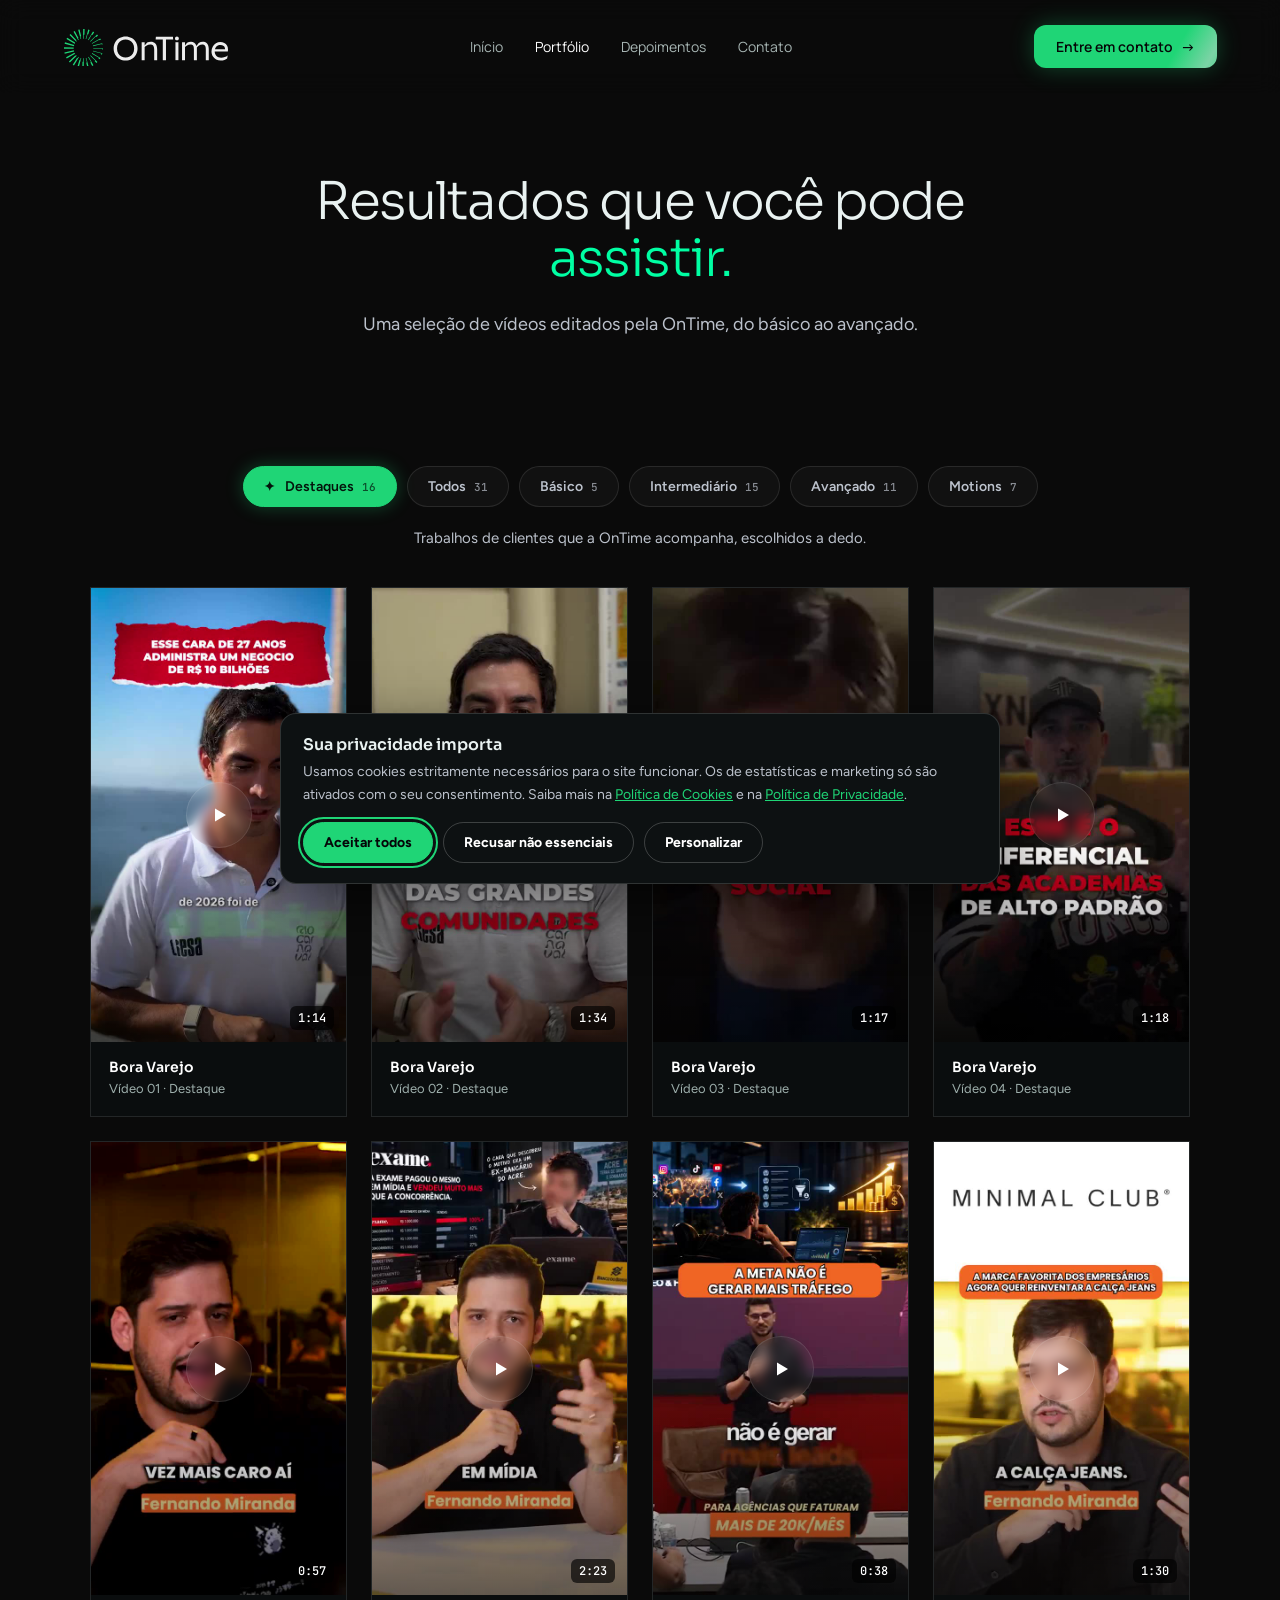
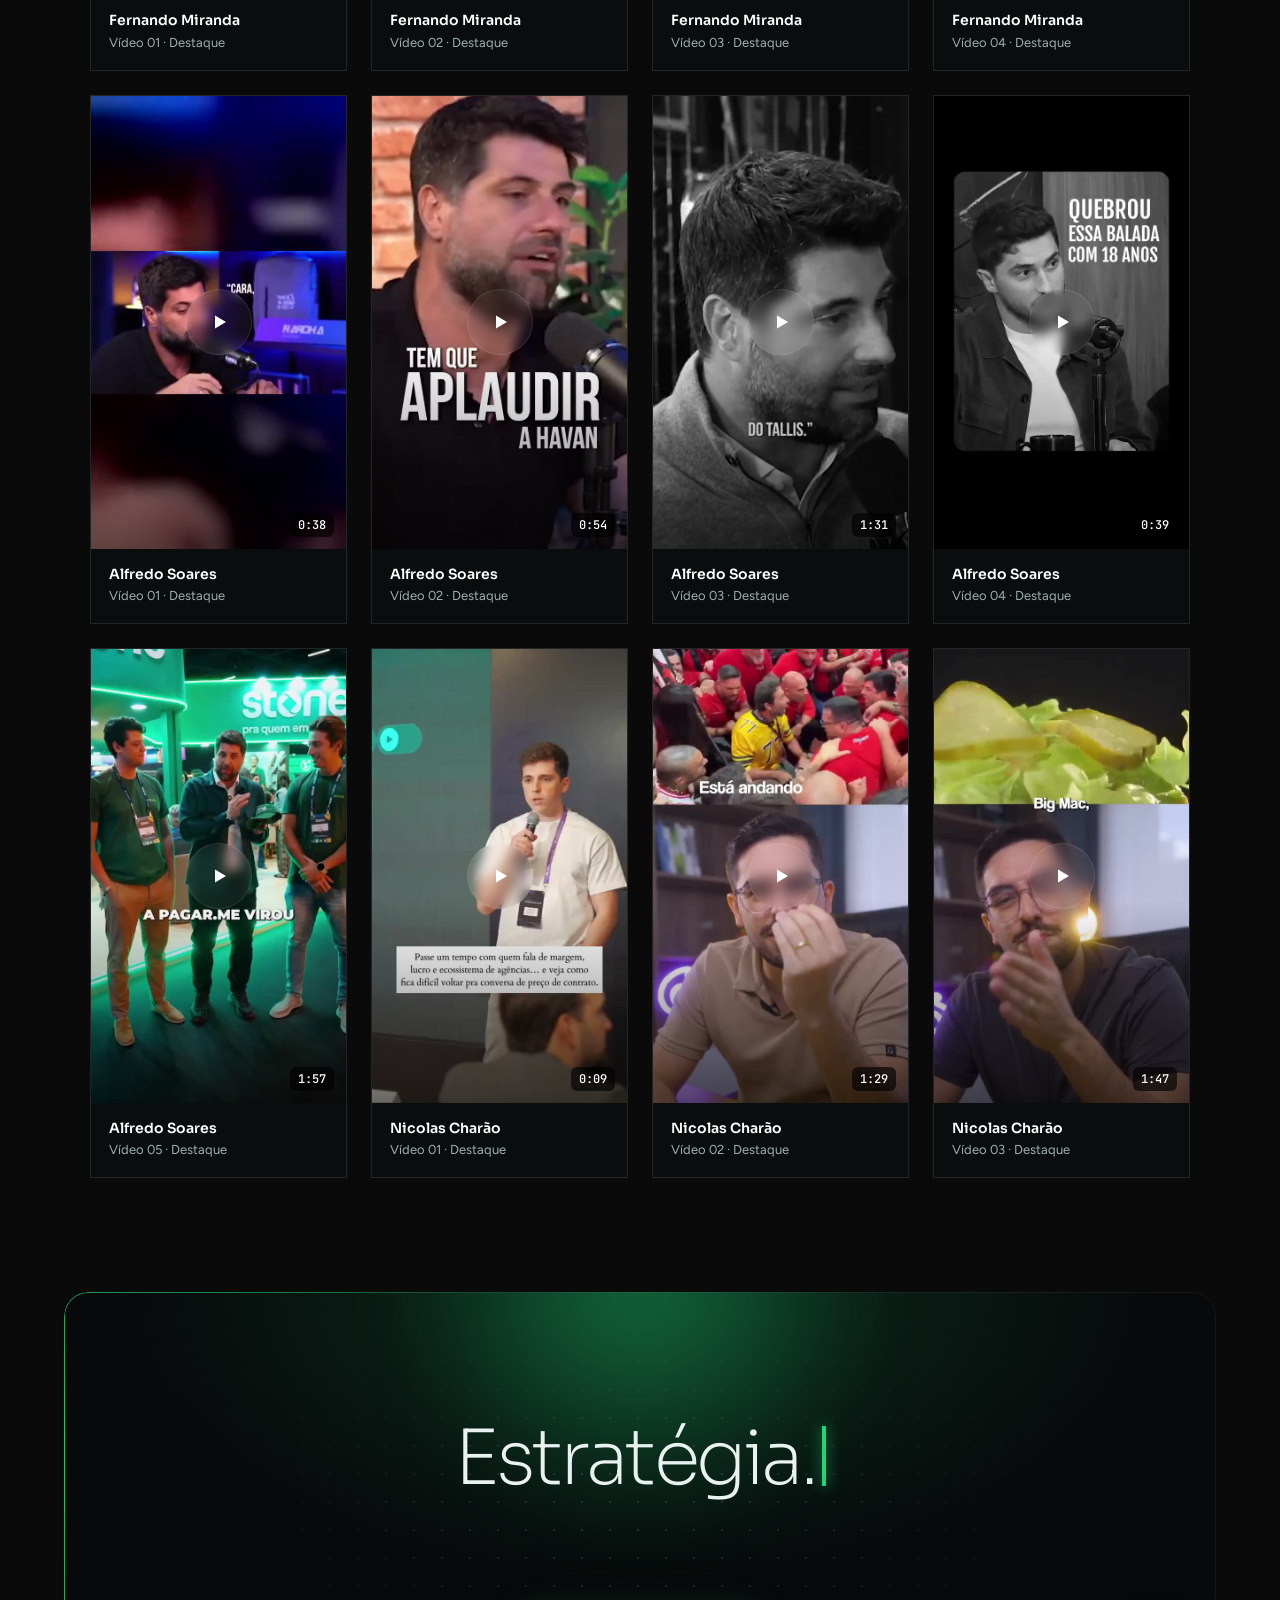
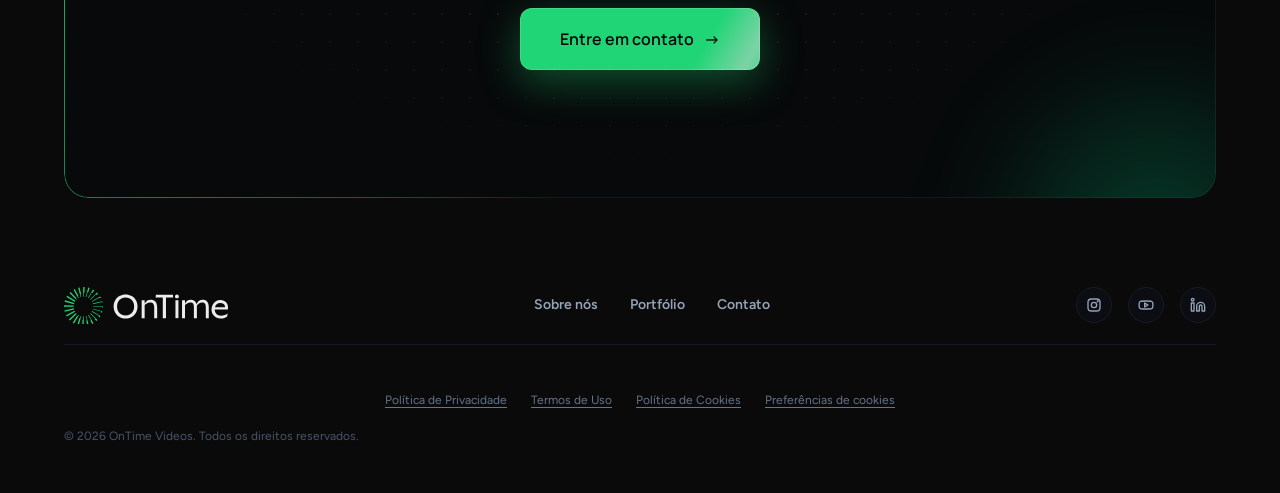
<file: portfolio/index.html>
<!doctype html>
<html lang="pt-BR">
<head>
<meta charset="utf-8">
<meta name="viewport" content="width=device-width, initial-scale=1">
<title>Portfólio: Vídeos e depoimentos | OnTime</title>
<meta name="description" content="Conheça os vídeos e depoimentos de quem já transformou a presença digital com a OnTime.">
<link rel="canonical" href="https://www.ontimevideos.com/portfolio/">
<meta name="robots" content="index,follow,max-image-preview:large">
<meta name="theme-color" content="#0a0a0a">
<meta name="color-scheme" content="dark">
<meta name="author" content="OnTime">
<meta property="og:type" content="website">
<meta property="og:site_name" content="OnTime">
<meta property="og:locale" content="pt_BR">
<meta property="og:title" content="Portfólio: Vídeos e depoimentos | OnTime">
<meta property="og:description" content="Conheça os vídeos e depoimentos de quem já transformou a presença digital com a OnTime.">
<meta property="og:url" content="https://www.ontimevideos.com/portfolio/">
<meta property="og:image" content="https://www.ontimevideos.com/assets/og-image.png">
<meta property="og:image:width" content="1200">
<meta property="og:image:height" content="630">
<meta property="og:image:alt" content="OnTime: Faça seus vídeos com quem entende do assunto">
<meta name="twitter:card" content="summary_large_image">
<meta name="twitter:title" content="Portfólio: Vídeos e depoimentos | OnTime">
<meta name="twitter:description" content="Conheça os vídeos e depoimentos de quem já transformou a presença digital com a OnTime.">
<meta name="twitter:image" content="https://www.ontimevideos.com/assets/og-image.png">
<link rel="icon" href="../assets/favicon.svg" type="image/svg+xml">
<link rel="manifest" href="../manifest.webmanifest">
<script type="application/ld+json">{"@context":"https://schema.org","@type":"BreadcrumbList","itemListElement":[{"@type":"ListItem","position":1,"name":"Início","item":"https://www.ontimevideos.com/"},{"@type":"ListItem","position":2,"name":"Portfólio","item":"https://www.ontimevideos.com/portfolio/"}]}</script>
<link rel="preconnect" href="https://fonts.googleapis.com">
<link rel="preconnect" href="https://fonts.gstatic.com" crossorigin>
<link href="https://fonts.googleapis.com/css2?family=Figtree:wght@400;600;700;800&family=JetBrains+Mono:wght@400;500&family=Manrope:wght@400;600&family=Sora:wght@200;300;400;600;800&display=swap" rel="stylesheet">
<link rel="stylesheet" href="../styles.css?v=112">
<link rel="stylesheet" href="../legal.css?v=25">
</head>
<body>
<script>document.documentElement.classList.add("js")</script>
<a class="skip" href="#conteudo">Pular para o conteúdo</a>
<header class="nav" id="top">
  <div class="nav__in">
    <a href="../" class="nav__logo" aria-label="OnTime"><svg xmlns="http://www.w3.org/2000/svg" viewBox="0 0 164 39" fill="none"><g fill="#1fd576"><path transform="translate(29.26 21.15)" d="M9.65 1.49L9.09 1.48C9.12 1.22 9.14 0.64 9.13 0.62L0.00 0.62L0.00 0.00L9.67 0.09L9.65 1.49Z"/><path transform="translate(0.39 23.18)" d="M9.70 1.20L0.34 3.62L0.00 2.26L9.42 0.00C9.49 0.41 9.58 0.81 9.70 1.20Z"/><path transform="translate(28.84 16.20)" d="M9.70 1.36L9.04 1.52C8.97 1.24 8.88 0.97 8.78 0.70L0.16 3.02C0.11 2.82 0.06 2.62 0.00 2.42L9.36 0.00L9.70 1.36Z"/><path transform="translate(2.06 25.73)" d="M9.10 0.98L0.68 5.75L0.00 4.52L8.33 0.00C8.39 0.20 8.46 0.40 8.53 0.60L8.79 0.45C8.89 0.63 8.99 0.81 9.10 0.98L9.10 0.98Z"/><path transform="translate(27.78 11.52)" d="M9.10 1.23L8.01 1.82C7.84 1.59 7.67 1.37 7.49 1.15L0.31 5.30C0.21 5.12 0.11 4.94 0.00 4.77L8.42 0.00L9.10 1.23L9.10 1.23Z"/><path transform="translate(4.91 28.25)" d="M7.88 0.44L0.97 7.23L0.00 6.22L6.55 0.00C6.66 0.19 6.77 0.38 6.88 0.57L7.44 0.01C7.58 0.16 7.73 0.30 7.88 0.44L7.88 0.44Z"/><path transform="translate(26.14 7.53)" d="M7.88 1.01L6.31 2.49C6.09 2.33 5.85 2.18 5.62 2.03L0.44 7.22C0.30 7.07 0.15 6.93 0.00 6.79L6.90 0.00L7.88 1.01L7.88 1.01Z"/><path transform="translate(8.76 29.87)" d="M6.12 0.31L1.20 8.65L0.00 7.93L4.38 0.79C4.52 0.96 4.68 1.13 4.83 1.29L5.58 0.00C5.75 0.11 5.93 0.21 6.12 0.31L6.12 0.31Z"/><path transform="translate(24.06 4.48)" d="M6.12 0.72L4.39 3.54C4.13 3.46 3.87 3.39 3.61 3.32L0.54 8.65C0.36 8.54 0.18 8.44 0.00 8.35L4.91 0.00L6.11 0.72L6.12 0.72Z"/><path transform="translate(0.00 20.36)" d="M9.67 1.49L0.00 1.40L0.02 0.00L9.71 0.26C9.68 0.55 9.67 1.38 9.67 1.49L9.67 1.49Z"/><path transform="translate(13.34 30.91)" d="M3.94 0.16L1.35 9.49L0.00 9.10L2.13 1.91C2.32 2.05 2.52 2.19 2.72 2.32L3.34 0.00C3.54 0.06 3.74 0.11 3.94 0.16L3.94 0.16Z"/><path transform="translate(21.66 2.60)" d="M3.94 0.39L2.64 4.75C2.38 4.75 2.12 4.75 1.86 4.76L0.60 9.49C0.40 9.43 0.20 9.38 0.00 9.34L2.59 0.00L3.94 0.39Z"/><path transform="translate(19.11 2.00)" d="M1.49 0.02L1.34 5.80C1.09 5.86 0.86 5.93 0.62 6.01L0.62 9.69C0.53 9.68 0.44 9.68 0.35 9.68C0.24 9.68 0.12 9.69 0.00 9.69L0.09 0.00L1.49 0.02Z"/><path transform="translate(18.33 31.31)" d="M1.49 0.00L1.40 9.69L0.00 9.67L0.17 3.24C0.40 3.33 0.64 3.42 0.87 3.51L0.87 0.00C0.96 0.01 1.05 0.01 1.14 0.01C1.26 0.01 1.37 0.00 1.49 0.00Z"/><path transform="translate(14.18 2.39)" d="M3.01 9.56C2.81 9.61 2.61 9.66 2.41 9.72L0.00 0.34L1.36 0.00L2.97 6.72C2.76 6.83 2.55 6.95 2.35 7.07L3.01 9.56L3.01 9.56Z"/><path transform="translate(21.75 30.89)" d="M1.65 9.72L0.44 4.64C0.70 4.68 0.96 4.71 1.22 4.73L0.00 0.16C0.20 0.12 0.40 0.06 0.59 0.00L3.01 9.38L1.65 9.72L1.65 9.72Z"/><path transform="translate(9.51 4.06)" d="M5.29 8.80C5.11 8.90 4.93 9.01 4.76 9.12L0.00 0.68L1.23 0.00L4.97 6.92C4.80 7.07 4.64 7.23 4.47 7.38L5.29 8.80L5.29 8.80Z"/><path transform="translate(24.14 29.82)" d="M4.07 9.12L2.19 5.66C2.46 5.62 2.73 5.56 2.99 5.51L0.00 0.31C0.18 0.22 0.36 0.11 0.53 0.00L5.29 8.43L4.07 9.12L4.07 9.12Z"/><path transform="translate(5.52 6.92)" d="M7.21 7.45C7.06 7.59 6.92 7.74 6.78 7.89L0.00 0.98L1.01 0.00L6.94 6.27C6.82 6.45 6.69 6.63 6.57 6.81L7.21 7.45L7.21 7.45Z"/><path transform="translate(26.21 28.19)" d="M6.20 7.89L4.35 5.93C4.60 5.81 4.85 5.67 5.09 5.54L0.00 0.44C0.15 0.30 0.30 0.15 0.44 0.00L7.21 6.92L6.20 7.89L6.20 7.89Z"/><path transform="translate(2.48 10.78)" d="M8.64 5.59C8.53 5.77 8.43 5.94 8.33 6.13L8.08 5.98L0.00 1.20L0.72 0.00L8.56 4.82C8.47 5.01 8.39 5.20 8.31 5.40L8.64 5.59L8.64 5.59Z"/><path transform="translate(27.82 26.10)" d="M7.91 6.12L6.52 5.26C6.72 5.06 6.91 4.86 7.10 4.64L0.00 0.54C0.11 0.36 0.21 0.18 0.31 0.00L8.64 4.92L7.91 6.12Z"/><path transform="translate(0.59 15.36)" d="M9.67 2.76C9.53 3.14 9.41 3.54 9.32 3.94L9.31 3.94L0.00 1.35L0.39 0.00L9.67 2.76Z"/><path transform="translate(28.87 23.70)" d="M9.09 3.94L8.24 3.69C8.36 3.43 8.47 3.17 8.58 2.90L0.00 0.60C0.06 0.40 0.11 0.20 0.15 0.00L9.47 2.59L9.09 3.94L9.09 3.94Z"/></g><g fill="#ececec"><path transform="translate(49.64 9.45)" d="M18.04 1.57C16.22 0.52 14.19 0.00 11.95 0.00C9.70 0.00 7.67 0.52 5.86 1.57C4.04 2.62 2.61 4.06 1.57 5.88C0.52 7.71 0.00 9.76 0.00 12.03C0.00 14.31 0.53 16.36 1.59 18.19C2.64 20.01 4.08 21.45 5.91 22.50C7.73 23.55 9.74 24.07 11.95 24.07C14.15 24.07 16.17 23.55 17.99 22.50C19.81 21.45 21.25 20.01 22.31 18.19C23.37 16.36 23.90 14.31 23.90 12.03C23.90 9.76 23.37 7.71 22.33 5.88C21.28 4.06 19.85 2.62 18.04 1.57L18.04 1.57ZM19.28 16.98C18.48 18.35 17.42 19.36 16.12 20.04C14.82 20.71 13.43 21.05 11.95 21.05C10.47 21.05 9.08 20.71 7.77 20.04C6.47 19.36 5.41 18.35 4.61 16.98C3.80 15.62 3.40 13.97 3.40 12.03C3.40 10.10 3.80 8.45 4.61 7.09C5.41 5.72 6.47 4.71 7.77 4.03C9.08 3.35 10.47 3.02 11.95 3.02C13.42 3.02 14.82 3.35 16.12 4.03C17.42 4.71 18.48 5.72 19.28 7.09C20.09 8.45 20.49 10.10 20.49 12.03C20.49 13.97 20.09 15.62 19.28 16.98Z"/><path transform="translate(77.67 14.86)" d="M9.19 0.00C7.80 0.00 6.60 0.28 5.50 0.75L2.98 3.69L2.98 0.36L0.00 0.36L0.00 18.30L2.98 18.30L2.98 5.26C3.97 4.19 5.85 2.63 8.51 2.63C11.03 2.63 12.52 3.91 12.52 7.78L12.52 18.30L15.50 18.30L15.50 7.53C15.50 2.13 12.73 0.00 9.19 0.00Z"/><path transform="translate(91.63 9.80)" d="M0.25 0.00L0.00 2.81L7.16 2.81L7.16 23.36L10.35 23.36L10.35 2.81L17.54 2.81L17.29 0.00L0.25 0.00Z"/><path transform="translate(111.45 15.22)" d="M2.98 0.00L0.00 0.00L0.00 17.94L2.98 17.94L2.98 0.00Z"/><path transform="translate(147.51 15.11)" d="M16.49 7.28C16.49 5.74 16.16 4.42 15.50 3.32C14.84 2.22 13.93 1.39 12.77 0.83C11.61 0.28 10.31 0.00 8.87 0.00C7.26 0.00 5.78 0.40 4.42 1.21C3.06 2.01 1.98 3.13 1.19 4.55C0.40 5.97 0.00 7.56 0.00 9.31C0.00 11.06 0.42 12.74 1.26 14.12C2.10 15.51 3.22 16.57 4.61 17.32C6.01 18.07 7.52 18.44 9.15 18.44C10.59 18.44 11.85 18.25 12.93 17.87C14.00 17.49 14.90 17.01 15.61 16.42L16.17 13.29L16.10 13.29C15.32 14.00 14.36 14.57 13.21 14.99C12.07 15.42 10.88 15.63 9.65 15.63C7.68 15.63 6.12 15.08 4.95 13.96C3.87 12.94 3.29 11.44 3.20 9.49L16.32 9.49C16.43 8.71 16.50 7.97 16.50 7.29L16.49 7.28ZM3.41 7.07C3.64 6.11 4.07 5.28 4.68 4.57C5.68 3.42 7.02 2.84 8.73 2.84C10.15 2.84 11.29 3.21 12.17 3.94C13.04 4.68 13.52 5.72 13.59 7.07L3.41 7.07L3.41 7.07Z"/><path transform="translate(110.97 9.45)" d="M1.95 3.91C3.03 3.91 3.90 3.03 3.90 1.95C3.90 0.87 3.03 0.00 1.95 0.00C0.87 0.00 0.00 0.87 0.00 1.95C0.00 3.03 0.87 3.91 1.95 3.91Z"/><path transform="translate(118.03 14.86)" d="M20.75 0.00C19.30 0.00 17.91 0.39 16.63 1.14L14.40 4.23C13.51 0.96 11.31 0.00 8.97 0.00C7.55 0.00 6.21 0.36 5.04 1.00L2.98 3.70L2.98 0.36L0.00 0.36L0.00 18.30L2.98 18.30L2.98 5.26C4.01 4.19 5.64 2.63 8.51 2.63C10.71 2.63 11.88 3.55 11.88 7.28L11.88 18.30L14.86 18.30L14.86 5.59C15.87 4.29 17.66 2.63 20.32 2.63C22.20 2.63 23.77 3.45 23.77 7.28L23.77 18.30L26.75 18.30L26.75 7.03C26.75 1.63 23.66 0.00 20.75 0.00L20.75 0.00Z"/></g></svg></a>
    <nav class="nav__links" aria-label="Principal">
      <a href="../">Início</a>
      <a href="../portfolio/" aria-current="page">Portfólio</a>
      <a href="../#depoimentos">Depoimentos</a>
      <a href="#contato">Contato</a>
    </nav>
    <a href="https://api.whatsapp.com/send/?phone=14693275704&amp;text=Vim+pelo+site+da+OnTime+e+quero+saber+mais+sobre+as+edi%C3%A7%C3%B5es&amp;type=phone_number&amp;app_absent=0" class="nav__cta" target="_blank" rel="noopener noreferrer">Entre em contato</a>
  </div>
</header>

<main id="conteudo" tabindex="-1">
  <section class="pf-hero wrap">
    <h1>Resultados que você pode <span class="g">assistir.</span></h1>
    <p>Uma seleção de vídeos editados pela OnTime, do básico ao avançado.</p>
  </section>

  <section class="portfolio wrap pf-grid">
    <div class="pf-tabs reveal" role="tablist" aria-label="Filtrar por nível de edição"><button type="button" role="tab" class="is-on" aria-selected="true" data-f="destaques">Destaques <small>16</small></button><button type="button" role="tab" aria-selected="false" data-f="all">Todos <small>31</small></button><button type="button" role="tab" aria-selected="false" data-f="basico">Básico <small>5</small></button><button type="button" role="tab" aria-selected="false" data-f="intermediario">Intermediário <small>15</small></button><button type="button" role="tab" aria-selected="false" data-f="avancado">Avançado <small>11</small></button><button type="button" role="tab" aria-selected="false" data-f="motions">Motions <small>7</small></button></div><p class="pf-desc" id="pf-desc" aria-live="polite">Trabalhos de clientes que a OnTime acompanha, escolhidos a dedo.</p>
    <div class="portfolio__list pf-vids" data-descs='{"basico": "Cortes limpos, legendas e ritmo para o dia a dia das redes.", "intermediario": "Mais camadas: motion, sonoplastia e identidade visual.", "avancado": "Narrativa completa e acabamento de alto nível.", "destaques": "Trabalhos de clientes que a OnTime acompanha, escolhidos a dedo.", "motions": "Animações e motion graphics feitos para anúncios, telões e redes sociais."}'><article hidden class="reveal vcard" data-level="basico"><div class="vcard__media"><img src="../assets/portfolio/basico-01.jpg" width="576" height="1024" alt="Prévia do vídeo 01, edição nível básico" loading="lazy" decoding="async"><span class="vcard__dur" aria-hidden="true">0:25</span><button class="play" type="button" data-video="../assets/portfolio/basico-01.mp4" aria-label="Reproduzir Vídeo 01 · Básico"><svg width="20" height="20" viewBox="0 0 20 20" fill="#fff" aria-hidden="true"><path d="M6 3.5v13l11-6.5z"/></svg></button></div><div class="vcard__txt"><b>Vídeo 01 · Básico</b><p>Edição nível básico</p></div></article><article hidden class="reveal vcard" data-level="basico"><div class="vcard__media"><img src="../assets/portfolio/basico-02.jpg" width="576" height="1024" alt="Prévia do vídeo 02, edição nível básico" loading="lazy" decoding="async"><span class="vcard__dur" aria-hidden="true">0:23</span><button class="play" type="button" data-video="../assets/portfolio/basico-02.mp4" aria-label="Reproduzir Vídeo 02 · Básico"><svg width="20" height="20" viewBox="0 0 20 20" fill="#fff" aria-hidden="true"><path d="M6 3.5v13l11-6.5z"/></svg></button></div><div class="vcard__txt"><b>Vídeo 02 · Básico</b><p>Edição nível básico</p></div></article><article hidden class="reveal vcard" data-level="basico"><div class="vcard__media"><img src="../assets/portfolio/basico-03.jpg" width="576" height="1024" alt="Prévia do vídeo 03, edição nível básico" loading="lazy" decoding="async"><span class="vcard__dur" aria-hidden="true">0:32</span><button class="play" type="button" data-video="../assets/portfolio/basico-03.mp4" aria-label="Reproduzir Vídeo 03 · Básico"><svg width="20" height="20" viewBox="0 0 20 20" fill="#fff" aria-hidden="true"><path d="M6 3.5v13l11-6.5z"/></svg></button></div><div class="vcard__txt"><b>Vídeo 03 · Básico</b><p>Edição nível básico</p></div></article><article hidden class="reveal vcard" data-level="basico"><div class="vcard__media"><img src="../assets/portfolio/basico-04.jpg" width="576" height="1024" alt="Prévia do vídeo 04, edição nível básico" loading="lazy" decoding="async"><span class="vcard__dur" aria-hidden="true">0:33</span><button class="play" type="button" data-video="../assets/portfolio/basico-04.mp4" aria-label="Reproduzir Vídeo 04 · Básico"><svg width="20" height="20" viewBox="0 0 20 20" fill="#fff" aria-hidden="true"><path d="M6 3.5v13l11-6.5z"/></svg></button></div><div class="vcard__txt"><b>Vídeo 04 · Básico</b><p>Edição nível básico</p></div></article><article hidden class="reveal vcard" data-level="basico"><div class="vcard__media"><img src="../assets/portfolio/basico-05.jpg" width="576" height="1024" alt="Prévia do vídeo 05, edição nível básico" loading="lazy" decoding="async"><span class="vcard__dur" aria-hidden="true">0:28</span><button class="play" type="button" data-video="../assets/portfolio/basico-05.mp4" aria-label="Reproduzir Vídeo 05 · Básico"><svg width="20" height="20" viewBox="0 0 20 20" fill="#fff" aria-hidden="true"><path d="M6 3.5v13l11-6.5z"/></svg></button></div><div class="vcard__txt"><b>Vídeo 05 · Básico</b><p>Edição nível básico</p></div></article><article hidden class="reveal vcard" data-level="intermediario"><div class="vcard__media"><img src="../assets/portfolio/intermediario-01.jpg" width="576" height="1024" alt="Prévia do vídeo 01, edição nível intermediário" loading="lazy" decoding="async"><span class="vcard__dur" aria-hidden="true">1:05</span><button class="play" type="button" data-video="../assets/portfolio/intermediario-01.mp4" aria-label="Reproduzir Vídeo 01 · Intermediário"><svg width="20" height="20" viewBox="0 0 20 20" fill="#fff" aria-hidden="true"><path d="M6 3.5v13l11-6.5z"/></svg></button></div><div class="vcard__txt"><b>Vídeo 01 · Intermediário</b><p>Edição nível intermediário</p></div></article><article hidden class="reveal vcard" data-level="intermediario"><div class="vcard__media"><img src="../assets/portfolio/intermediario-02.jpg" width="576" height="1024" alt="Prévia do vídeo 02, edição nível intermediário" loading="lazy" decoding="async"><span class="vcard__dur" aria-hidden="true">1:21</span><button class="play" type="button" data-video="../assets/portfolio/intermediario-02.mp4" aria-label="Reproduzir Vídeo 02 · Intermediário"><svg width="20" height="20" viewBox="0 0 20 20" fill="#fff" aria-hidden="true"><path d="M6 3.5v13l11-6.5z"/></svg></button></div><div class="vcard__txt"><b>Vídeo 02 · Intermediário</b><p>Edição nível intermediário</p></div></article><article hidden class="reveal vcard" data-level="intermediario"><div class="vcard__media"><img src="../assets/portfolio/intermediario-03.jpg" width="576" height="1024" alt="Prévia do vídeo 03, edição nível intermediário" loading="lazy" decoding="async"><span class="vcard__dur" aria-hidden="true">2:16</span><button class="play" type="button" data-video="../assets/portfolio/intermediario-03.mp4" aria-label="Reproduzir Vídeo 03 · Intermediário"><svg width="20" height="20" viewBox="0 0 20 20" fill="#fff" aria-hidden="true"><path d="M6 3.5v13l11-6.5z"/></svg></button></div><div class="vcard__txt"><b>Vídeo 03 · Intermediário</b><p>Edição nível intermediário</p></div></article><article hidden class="reveal vcard" data-level="intermediario"><div class="vcard__media"><img src="../assets/portfolio/intermediario-04.jpg" width="576" height="1024" alt="Prévia do vídeo 04, edição nível intermediário" loading="lazy" decoding="async"><span class="vcard__dur" aria-hidden="true">0:31</span><button class="play" type="button" data-video="../assets/portfolio/intermediario-04.mp4" aria-label="Reproduzir Vídeo 04 · Intermediário"><svg width="20" height="20" viewBox="0 0 20 20" fill="#fff" aria-hidden="true"><path d="M6 3.5v13l11-6.5z"/></svg></button></div><div class="vcard__txt"><b>Vídeo 04 · Intermediário</b><p>Edição nível intermediário</p></div></article><article hidden class="reveal vcard" data-level="intermediario"><div class="vcard__media"><img src="../assets/portfolio/intermediario-05.jpg" width="576" height="1024" alt="Prévia do vídeo 05, edição nível intermediário" loading="lazy" decoding="async"><span class="vcard__dur" aria-hidden="true">0:31</span><button class="play" type="button" data-video="../assets/portfolio/intermediario-05.mp4" aria-label="Reproduzir Vídeo 05 · Intermediário"><svg width="20" height="20" viewBox="0 0 20 20" fill="#fff" aria-hidden="true"><path d="M6 3.5v13l11-6.5z"/></svg></button></div><div class="vcard__txt"><b>Vídeo 05 · Intermediário</b><p>Edição nível intermediário</p></div></article><article hidden class="reveal vcard" data-level="intermediario"><div class="vcard__media"><img src="../assets/portfolio/intermediario-06.jpg" width="576" height="1024" alt="Prévia do vídeo 06, edição nível intermediário" loading="lazy" decoding="async"><span class="vcard__dur" aria-hidden="true">0:37</span><button class="play" type="button" data-video="../assets/portfolio/intermediario-06.mp4" aria-label="Reproduzir Vídeo 06 · Intermediário"><svg width="20" height="20" viewBox="0 0 20 20" fill="#fff" aria-hidden="true"><path d="M6 3.5v13l11-6.5z"/></svg></button></div><div class="vcard__txt"><b>Vídeo 06 · Intermediário</b><p>Edição nível intermediário</p></div></article><article hidden class="reveal vcard" data-level="intermediario"><div class="vcard__media"><img src="../assets/portfolio/intermediario-07.jpg" width="576" height="1024" alt="Prévia do vídeo 07, edição nível intermediário" loading="lazy" decoding="async"><span class="vcard__dur" aria-hidden="true">0:44</span><button class="play" type="button" data-video="../assets/portfolio/intermediario-07.mp4" aria-label="Reproduzir Vídeo 07 · Intermediário"><svg width="20" height="20" viewBox="0 0 20 20" fill="#fff" aria-hidden="true"><path d="M6 3.5v13l11-6.5z"/></svg></button></div><div class="vcard__txt"><b>Vídeo 07 · Intermediário</b><p>Edição nível intermediário</p></div></article><article hidden class="reveal vcard" data-level="intermediario"><div class="vcard__media"><img src="../assets/portfolio/intermediario-08.jpg" width="576" height="1024" alt="Prévia do vídeo 08, edição nível intermediário" loading="lazy" decoding="async"><span class="vcard__dur" aria-hidden="true">1:54</span><button class="play" type="button" data-video="../assets/portfolio/intermediario-08.mp4" aria-label="Reproduzir Vídeo 08 · Intermediário"><svg width="20" height="20" viewBox="0 0 20 20" fill="#fff" aria-hidden="true"><path d="M6 3.5v13l11-6.5z"/></svg></button></div><div class="vcard__txt"><b>Vídeo 08 · Intermediário</b><p>Edição nível intermediário</p></div></article><article hidden class="reveal vcard" data-level="intermediario"><div class="vcard__media"><img src="../assets/portfolio/intermediario-09.jpg" width="576" height="1024" alt="Prévia do vídeo 09, edição nível intermediário" loading="lazy" decoding="async"><span class="vcard__dur" aria-hidden="true">1:55</span><button class="play" type="button" data-video="../assets/portfolio/intermediario-09.mp4" aria-label="Reproduzir Vídeo 09 · Intermediário"><svg width="20" height="20" viewBox="0 0 20 20" fill="#fff" aria-hidden="true"><path d="M6 3.5v13l11-6.5z"/></svg></button></div><div class="vcard__txt"><b>Vídeo 09 · Intermediário</b><p>Edição nível intermediário</p></div></article><article hidden class="reveal vcard" data-level="intermediario"><div class="vcard__media"><img src="../assets/portfolio/intermediario-10.jpg" width="576" height="1024" alt="Prévia do vídeo 10, edição nível intermediário" loading="lazy" decoding="async"><span class="vcard__dur" aria-hidden="true">1:00</span><button class="play" type="button" data-video="../assets/portfolio/intermediario-10.mp4" aria-label="Reproduzir Vídeo 10 · Intermediário"><svg width="20" height="20" viewBox="0 0 20 20" fill="#fff" aria-hidden="true"><path d="M6 3.5v13l11-6.5z"/></svg></button></div><div class="vcard__txt"><b>Vídeo 10 · Intermediário</b><p>Edição nível intermediário</p></div></article><article hidden class="reveal vcard" data-level="intermediario"><div class="vcard__media"><img src="../assets/portfolio/intermediario-11.jpg" width="576" height="1024" alt="Prévia do vídeo 11, edição nível intermediário" loading="lazy" decoding="async"><span class="vcard__dur" aria-hidden="true">2:14</span><button class="play" type="button" data-video="../assets/portfolio/intermediario-11.mp4" aria-label="Reproduzir Vídeo 11 · Intermediário"><svg width="20" height="20" viewBox="0 0 20 20" fill="#fff" aria-hidden="true"><path d="M6 3.5v13l11-6.5z"/></svg></button></div><div class="vcard__txt"><b>Vídeo 11 · Intermediário</b><p>Edição nível intermediário</p></div></article><article hidden class="reveal vcard" data-level="intermediario"><div class="vcard__media"><img src="../assets/portfolio/intermediario-12.jpg" width="576" height="1024" alt="Prévia do vídeo 12, edição nível intermediário" loading="lazy" decoding="async"><span class="vcard__dur" aria-hidden="true">0:23</span><button class="play" type="button" data-video="../assets/portfolio/intermediario-12.mp4" aria-label="Reproduzir Vídeo 11 · Intermediário"><svg width="20" height="20" viewBox="0 0 20 20" fill="#fff" aria-hidden="true"><path d="M6 3.5v13l11-6.5z"/></svg></button></div><div class="vcard__txt"><b>Vídeo 12 · Intermediário</b><p>Edição nível intermediário</p></div></article><article hidden class="reveal vcard" data-level="intermediario"><div class="vcard__media"><img src="../assets/portfolio/intermediario-13.jpg" width="576" height="1024" alt="Prévia do vídeo 13, edição nível intermediário" loading="lazy" decoding="async"><span class="vcard__dur" aria-hidden="true">1:32</span><button class="play" type="button" data-video="../assets/portfolio/intermediario-13.mp4" aria-label="Reproduzir Vídeo 13 · Intermediário"><svg width="20" height="20" viewBox="0 0 20 20" fill="#fff" aria-hidden="true"><path d="M6 3.5v13l11-6.5z"/></svg></button></div><div class="vcard__txt"><b>Vídeo 13 · Intermediário</b><p>Edição nível intermediário</p></div></article><article hidden class="reveal vcard" data-level="intermediario"><div class="vcard__media"><img src="../assets/portfolio/intermediario-14.jpg" width="576" height="1024" alt="Prévia do vídeo 14, edição nível intermediário" loading="lazy" decoding="async"><span class="vcard__dur" aria-hidden="true">1:36</span><button class="play" type="button" data-video="../assets/portfolio/intermediario-14.mp4" aria-label="Reproduzir Vídeo 14 · Intermediário"><svg width="20" height="20" viewBox="0 0 20 20" fill="#fff" aria-hidden="true"><path d="M6 3.5v13l11-6.5z"/></svg></button></div><div class="vcard__txt"><b>Vídeo 14 · Intermediário</b><p>Edição nível intermediário</p></div></article><article hidden class="reveal vcard" data-level="intermediario"><div class="vcard__media"><img src="../assets/portfolio/destaque-21.jpg" width="576" height="1024" alt="Prévia do vídeo 15, edição nível intermediário" loading="lazy" decoding="async"><span class="vcard__dur" aria-hidden="true">0:36</span><button class="play" type="button" data-video="../assets/portfolio/destaque-21.mp4" aria-label="Reproduzir Vídeo 15 · Intermediário"><svg width="20" height="20" viewBox="0 0 20 20" fill="#fff" aria-hidden="true"><path d="M6 3.5v13l11-6.5z"/></svg></button></div><div class="vcard__txt"><b>Vídeo 15 · Intermediário</b><p>Edição nível intermediário</p></div></article><article hidden class="reveal vcard" data-level="avancado"><div class="vcard__media"><img src="../assets/portfolio/avancado-01.jpg" width="576" height="1024" alt="Prévia do vídeo 01, edição nível avançado" loading="lazy" decoding="async"><span class="vcard__dur" aria-hidden="true">1:00</span><button class="play" type="button" data-video="../assets/portfolio/avancado-01.mp4" aria-label="Reproduzir Vídeo 01 · Avançado"><svg width="20" height="20" viewBox="0 0 20 20" fill="#fff" aria-hidden="true"><path d="M6 3.5v13l11-6.5z"/></svg></button></div><div class="vcard__txt"><b>Vídeo 01 · Avançado</b><p>Edição nível avançado</p></div></article><article hidden class="reveal vcard" data-level="avancado"><div class="vcard__media"><img src="../assets/portfolio/avancado-02.jpg" width="576" height="1024" alt="Prévia do vídeo 02, edição nível avançado" loading="lazy" decoding="async"><span class="vcard__dur" aria-hidden="true">1:11</span><button class="play" type="button" data-video="../assets/portfolio/avancado-02.mp4" aria-label="Reproduzir Vídeo 02 · Avançado"><svg width="20" height="20" viewBox="0 0 20 20" fill="#fff" aria-hidden="true"><path d="M6 3.5v13l11-6.5z"/></svg></button></div><div class="vcard__txt"><b>Vídeo 02 · Avançado</b><p>Edição nível avançado</p></div></article><article hidden class="reveal vcard" data-level="avancado"><div class="vcard__media"><img src="../assets/portfolio/avancado-03.jpg" width="576" height="1024" alt="Prévia do vídeo 03, edição nível avançado" loading="lazy" decoding="async"><span class="vcard__dur" aria-hidden="true">0:56</span><button class="play" type="button" data-video="../assets/portfolio/avancado-03.mp4" aria-label="Reproduzir Vídeo 03 · Avançado"><svg width="20" height="20" viewBox="0 0 20 20" fill="#fff" aria-hidden="true"><path d="M6 3.5v13l11-6.5z"/></svg></button></div><div class="vcard__txt"><b>Vídeo 03 · Avançado</b><p>Edição nível avançado</p></div></article><article hidden class="reveal vcard" data-level="avancado"><div class="vcard__media"><img src="../assets/portfolio/avancado-04.jpg" width="576" height="1024" alt="Prévia do vídeo 04, edição nível avançado" loading="lazy" decoding="async"><span class="vcard__dur" aria-hidden="true">0:54</span><button class="play" type="button" data-video="../assets/portfolio/avancado-04.mp4" aria-label="Reproduzir Vídeo 04 · Avançado"><svg width="20" height="20" viewBox="0 0 20 20" fill="#fff" aria-hidden="true"><path d="M6 3.5v13l11-6.5z"/></svg></button></div><div class="vcard__txt"><b>Vídeo 04 · Avançado</b><p>Edição nível avançado</p></div></article><article hidden class="reveal vcard" data-level="avancado"><div class="vcard__media"><img src="../assets/portfolio/avancado-05.jpg" width="576" height="1024" alt="Prévia do vídeo 05, edição nível avançado" loading="lazy" decoding="async"><span class="vcard__dur" aria-hidden="true">0:57</span><button class="play" type="button" data-video="../assets/portfolio/avancado-05.mp4" aria-label="Reproduzir Vídeo 05 · Avançado"><svg width="20" height="20" viewBox="0 0 20 20" fill="#fff" aria-hidden="true"><path d="M6 3.5v13l11-6.5z"/></svg></button></div><div class="vcard__txt"><b>Vídeo 05 · Avançado</b><p>Edição nível avançado</p></div></article><article hidden class="reveal vcard" data-level="avancado"><div class="vcard__media"><img src="../assets/portfolio/avancado-06.jpg" width="576" height="1024" alt="Prévia do vídeo 06, edição nível avançado" loading="lazy" decoding="async"><span class="vcard__dur" aria-hidden="true">1:14</span><button class="play" type="button" data-video="../assets/portfolio/avancado-06.mp4" aria-label="Reproduzir Vídeo 06 · Avançado"><svg width="20" height="20" viewBox="0 0 20 20" fill="#fff" aria-hidden="true"><path d="M6 3.5v13l11-6.5z"/></svg></button></div><div class="vcard__txt"><b>Vídeo 06 · Avançado</b><p>Edição nível avançado</p></div></article><article hidden class="reveal vcard" data-level="avancado"><div class="vcard__media"><img src="../assets/portfolio/avancado-07.jpg" width="576" height="1024" alt="Prévia do vídeo 07, edição nível avançado" loading="lazy" decoding="async"><span class="vcard__dur" aria-hidden="true">0:57</span><button class="play" type="button" data-video="../assets/portfolio/avancado-07.mp4" aria-label="Reproduzir Vídeo 07 · Avançado"><svg width="20" height="20" viewBox="0 0 20 20" fill="#fff" aria-hidden="true"><path d="M6 3.5v13l11-6.5z"/></svg></button></div><div class="vcard__txt"><b>Vídeo 07 · Avançado</b><p>Edição nível avançado</p></div></article><article hidden class="reveal vcard" data-level="avancado"><div class="vcard__media"><img src="../assets/portfolio/avancado-08.jpg" width="576" height="1024" alt="Prévia do vídeo 08, edição nível avançado" loading="lazy" decoding="async"><span class="vcard__dur" aria-hidden="true">0:55</span><button class="play" type="button" data-video="../assets/portfolio/avancado-08.mp4" aria-label="Reproduzir Vídeo 08 · Avançado"><svg width="20" height="20" viewBox="0 0 20 20" fill="#fff" aria-hidden="true"><path d="M6 3.5v13l11-6.5z"/></svg></button></div><div class="vcard__txt"><b>Vídeo 08 · Avançado</b><p>Edição nível avançado</p></div></article><article hidden class="reveal vcard" data-level="avancado"><div class="vcard__media"><img src="../assets/portfolio/avancado-09.jpg" width="576" height="1024" alt="Prévia do vídeo 09, edição nível avançado" loading="lazy" decoding="async"><span class="vcard__dur" aria-hidden="true">0:50</span><button class="play" type="button" data-video="../assets/portfolio/avancado-09.mp4" aria-label="Reproduzir Vídeo 09 · Avançado"><svg width="20" height="20" viewBox="0 0 20 20" fill="#fff" aria-hidden="true"><path d="M6 3.5v13l11-6.5z"/></svg></button></div><div class="vcard__txt"><b>Vídeo 09 · Avançado</b><p>Edição nível avançado</p></div></article><article hidden class="reveal vcard" data-level="avancado"><div class="vcard__media"><img src="../assets/portfolio/avancado-10.jpg" width="576" height="1024" alt="Prévia do vídeo 10, edição nível avançado" loading="lazy" decoding="async"><span class="vcard__dur" aria-hidden="true">0:52</span><button class="play" type="button" data-video="../assets/portfolio/avancado-10.mp4" aria-label="Reproduzir Vídeo 10 · Avançado"><svg width="20" height="20" viewBox="0 0 20 20" fill="#fff" aria-hidden="true"><path d="M6 3.5v13l11-6.5z"/></svg></button></div><div class="vcard__txt"><b>Vídeo 10 · Avançado</b><p>Edição nível avançado</p></div></article><article hidden class="reveal vcard" data-level="avancado"><div class="vcard__media"><img src="../assets/portfolio/avancado-12.jpg" width="576" height="1024" alt="Prévia do vídeo 11, edição nível avançado" loading="lazy" decoding="async"><span class="vcard__dur" aria-hidden="true">2:27</span><button class="play" type="button" data-video="../assets/portfolio/avancado-12.mp4" aria-label="Reproduzir Vídeo 11 · Avançado"><svg width="20" height="20" viewBox="0 0 20 20" fill="#fff" aria-hidden="true"><path d="M6 3.5v13l11-6.5z"/></svg></button></div><div class="vcard__txt"><b>Vídeo 11 · Avançado</b><p>Edição nível avançado</p></div></article><article class="reveal vcard vcard--wide" data-level="motions" hidden><div class="vcard__media" style="aspect-ratio:960/540"><img src="../assets/portfolio/motion-01.jpg" width="960" height="540" alt="Prévia do motion 01 de R10 Score" loading="lazy" decoding="async"><span class="vcard__dur" aria-hidden="true">0:47</span><button class="play" type="button" data-video="../assets/portfolio/motion-01.mp4" aria-label="Reproduzir R10 Score · Motion 01"><svg width="20" height="20" viewBox="0 0 20 20" fill="#fff" aria-hidden="true"><path d="M6 3.5v13l11-6.5z"/></svg></button></div><div class="vcard__txt"><b>R10 Score</b><p>Motion 01</p></div></article><article class="reveal vcard vcard--wide" data-level="motions" hidden><div class="vcard__media" style="aspect-ratio:960/540"><img src="../assets/portfolio/motion-02.jpg" width="960" height="540" alt="Prévia do motion 01 de FB Studio" loading="lazy" decoding="async"><span class="vcard__dur" aria-hidden="true">0:33</span><button class="play" type="button" data-video="../assets/portfolio/motion-02.mp4" aria-label="Reproduzir FB Studio · Motion 01"><svg width="20" height="20" viewBox="0 0 20 20" fill="#fff" aria-hidden="true"><path d="M6 3.5v13l11-6.5z"/></svg></button></div><div class="vcard__txt"><b>FB Studio</b><p>Motion 01</p></div></article><article class="reveal vcard" data-level="motions" hidden><div class="vcard__media" style="aspect-ratio:576/1024"><img src="../assets/portfolio/motion-03.jpg" width="576" height="1024" alt="Prévia do motion 01 de InfoNews" loading="lazy" decoding="async"><span class="vcard__dur" aria-hidden="true">0:59</span><button class="play" type="button" data-video="../assets/portfolio/motion-03.mp4" aria-label="Reproduzir InfoNews · Motion 01"><svg width="20" height="20" viewBox="0 0 20 20" fill="#fff" aria-hidden="true"><path d="M6 3.5v13l11-6.5z"/></svg></button></div><div class="vcard__txt"><b>InfoNews</b><p>Motion 01</p></div></article><article class="reveal vcard" data-level="motions" hidden><div class="vcard__media" style="aspect-ratio:576/1024"><img src="../assets/portfolio/motion-04.jpg" width="576" height="1024" alt="Prévia do motion 01 de Rivox" loading="lazy" decoding="async"><span class="vcard__dur" aria-hidden="true">0:27</span><button class="play" type="button" data-video="../assets/portfolio/motion-04.mp4" aria-label="Reproduzir Rivox · Motion 01"><svg width="20" height="20" viewBox="0 0 20 20" fill="#fff" aria-hidden="true"><path d="M6 3.5v13l11-6.5z"/></svg></button></div><div class="vcard__txt"><b>Rivox</b><p>Motion 01</p></div></article><article class="reveal vcard vcard--wide" data-level="motions" hidden><div class="vcard__media" style="aspect-ratio:960/360"><img src="../assets/portfolio/motion-05.jpg" width="960" height="360" alt="Prévia do motion 02 de R10 Score" loading="lazy" decoding="async"><span class="vcard__dur" aria-hidden="true">0:39</span><button class="play" type="button" data-video="../assets/portfolio/motion-05.mp4" aria-label="Reproduzir R10 Score · Motion 02"><svg width="20" height="20" viewBox="0 0 20 20" fill="#fff" aria-hidden="true"><path d="M6 3.5v13l11-6.5z"/></svg></button></div><div class="vcard__txt"><b>R10 Score</b><p>Motion 02</p></div></article><article class="reveal vcard" data-level="motions" hidden><div class="vcard__media" style="aspect-ratio:576/720"><img src="../assets/portfolio/motion-06.jpg" width="576" height="720" alt="Prévia do motion 03 de R10 Score" loading="lazy" decoding="async"><span class="vcard__dur" aria-hidden="true">0:50</span><button class="play" type="button" data-video="../assets/portfolio/motion-06.mp4" aria-label="Reproduzir R10 Score · Motion 03"><svg width="20" height="20" viewBox="0 0 20 20" fill="#fff" aria-hidden="true"><path d="M6 3.5v13l11-6.5z"/></svg></button></div><div class="vcard__txt"><b>R10 Score</b><p>Motion 03</p></div></article><article class="reveal vcard" data-level="motions" hidden><div class="vcard__media" style="aspect-ratio:576/1018"><img src="../assets/portfolio/motion-07.jpg" width="576" height="1018" alt="Prévia do motion 01 de OTG" loading="lazy" decoding="async"><span class="vcard__dur" aria-hidden="true">4:45</span><button class="play" type="button" data-video="../assets/portfolio/motion-07.mp4" aria-label="Reproduzir OTG · Motion 01"><svg width="20" height="20" viewBox="0 0 20 20" fill="#fff" aria-hidden="true"><path d="M6 3.5v13l11-6.5z"/></svg></button></div><div class="vcard__txt"><b>OTG</b><p>Motion 01</p></div></article><article class="reveal vcard" data-level="destaques"><div class="vcard__media"><img src="../assets/portfolio/destaque-01.jpg" width="576" height="1024" alt="Prévia do vídeo 01 de Bora Varejo" loading="lazy" decoding="async"><span class="vcard__dur" aria-hidden="true">1:14</span><button class="play" type="button" data-video="../assets/portfolio/destaque-01.mp4" aria-label="Reproduzir Bora Varejo · Vídeo 01"><svg width="20" height="20" viewBox="0 0 20 20" fill="#fff" aria-hidden="true"><path d="M6 3.5v13l11-6.5z"/></svg></button></div><div class="vcard__txt"><b>Bora Varejo</b><p>Vídeo 01 · Destaque</p></div></article><article class="reveal vcard" data-level="destaques"><div class="vcard__media"><img src="../assets/portfolio/destaque-03.jpg" width="576" height="1024" alt="Prévia do vídeo 02 de Bora Varejo" loading="lazy" decoding="async"><span class="vcard__dur" aria-hidden="true">1:34</span><button class="play" type="button" data-video="../assets/portfolio/destaque-03.mp4" aria-label="Reproduzir Bora Varejo · Vídeo 02"><svg width="20" height="20" viewBox="0 0 20 20" fill="#fff" aria-hidden="true"><path d="M6 3.5v13l11-6.5z"/></svg></button></div><div class="vcard__txt"><b>Bora Varejo</b><p>Vídeo 02 · Destaque</p></div></article><article class="reveal vcard" data-level="destaques"><div class="vcard__media"><img src="../assets/portfolio/destaque-05.jpg" width="576" height="1024" alt="Prévia do vídeo 03 de Bora Varejo" loading="lazy" decoding="async"><span class="vcard__dur" aria-hidden="true">1:17</span><button class="play" type="button" data-video="../assets/portfolio/destaque-05.mp4" aria-label="Reproduzir Bora Varejo · Vídeo 03"><svg width="20" height="20" viewBox="0 0 20 20" fill="#fff" aria-hidden="true"><path d="M6 3.5v13l11-6.5z"/></svg></button></div><div class="vcard__txt"><b>Bora Varejo</b><p>Vídeo 03 · Destaque</p></div></article><article class="reveal vcard" data-level="destaques"><div class="vcard__media"><img src="../assets/portfolio/destaque-07.jpg" width="576" height="1024" alt="Prévia do vídeo 04 de Bora Varejo" loading="lazy" decoding="async"><span class="vcard__dur" aria-hidden="true">1:18</span><button class="play" type="button" data-video="../assets/portfolio/destaque-07.mp4" aria-label="Reproduzir Bora Varejo · Vídeo 04"><svg width="20" height="20" viewBox="0 0 20 20" fill="#fff" aria-hidden="true"><path d="M6 3.5v13l11-6.5z"/></svg></button></div><div class="vcard__txt"><b>Bora Varejo</b><p>Vídeo 04 · Destaque</p></div></article><article class="reveal vcard" data-level="destaques"><div class="vcard__media"><img src="../assets/portfolio/destaque-08.jpg" width="576" height="1024" alt="Prévia do vídeo 01 de Fernando Miranda" loading="lazy" decoding="async"><span class="vcard__dur" aria-hidden="true">0:57</span><button class="play" type="button" data-video="../assets/portfolio/destaque-08.mp4" aria-label="Reproduzir Fernando Miranda · Vídeo 01"><svg width="20" height="20" viewBox="0 0 20 20" fill="#fff" aria-hidden="true"><path d="M6 3.5v13l11-6.5z"/></svg></button></div><div class="vcard__txt"><b>Fernando Miranda</b><p>Vídeo 01 · Destaque</p></div></article><article class="reveal vcard" data-level="destaques"><div class="vcard__media"><img src="../assets/portfolio/destaque-12.jpg" width="576" height="1024" alt="Prévia do vídeo 02 de Fernando Miranda" loading="lazy" decoding="async"><span class="vcard__dur" aria-hidden="true">2:23</span><button class="play" type="button" data-video="../assets/portfolio/destaque-12.mp4" aria-label="Reproduzir Fernando Miranda · Vídeo 02"><svg width="20" height="20" viewBox="0 0 20 20" fill="#fff" aria-hidden="true"><path d="M6 3.5v13l11-6.5z"/></svg></button></div><div class="vcard__txt"><b>Fernando Miranda</b><p>Vídeo 02 · Destaque</p></div></article><article class="reveal vcard" data-level="destaques"><div class="vcard__media"><img src="../assets/portfolio/destaque-13.jpg" width="576" height="1024" alt="Prévia do vídeo 03 de Fernando Miranda" loading="lazy" decoding="async"><span class="vcard__dur" aria-hidden="true">0:38</span><button class="play" type="button" data-video="../assets/portfolio/destaque-13.mp4" aria-label="Reproduzir Fernando Miranda · Vídeo 03"><svg width="20" height="20" viewBox="0 0 20 20" fill="#fff" aria-hidden="true"><path d="M6 3.5v13l11-6.5z"/></svg></button></div><div class="vcard__txt"><b>Fernando Miranda</b><p>Vídeo 03 · Destaque</p></div></article><article class="reveal vcard" data-level="destaques"><div class="vcard__media"><img src="../assets/portfolio/destaque-14.jpg" width="576" height="1024" alt="Prévia do vídeo 04 de Fernando Miranda" loading="lazy" decoding="async"><span class="vcard__dur" aria-hidden="true">1:30</span><button class="play" type="button" data-video="../assets/portfolio/destaque-14.mp4" aria-label="Reproduzir Fernando Miranda · Vídeo 04"><svg width="20" height="20" viewBox="0 0 20 20" fill="#fff" aria-hidden="true"><path d="M6 3.5v13l11-6.5z"/></svg></button></div><div class="vcard__txt"><b>Fernando Miranda</b><p>Vídeo 04 · Destaque</p></div></article><article class="reveal vcard" data-level="destaques"><div class="vcard__media"><img src="../assets/portfolio/destaque-33.jpg" width="576" height="1024" alt="Prévia do vídeo 01 de Alfredo Soares" loading="lazy" decoding="async"><span class="vcard__dur" aria-hidden="true">0:38</span><button class="play" type="button" data-video="../assets/portfolio/destaque-33.mp4" aria-label="Reproduzir Alfredo Soares · Vídeo 01"><svg width="20" height="20" viewBox="0 0 20 20" fill="#fff" aria-hidden="true"><path d="M6 3.5v13l11-6.5z"/></svg></button></div><div class="vcard__txt"><b>Alfredo Soares</b><p>Vídeo 01 · Destaque</p></div></article><article class="reveal vcard" data-level="destaques"><div class="vcard__media"><img src="../assets/portfolio/destaque-19.jpg" width="576" height="1024" alt="Prévia do vídeo 02 de Alfredo Soares" loading="lazy" decoding="async"><span class="vcard__dur" aria-hidden="true">0:54</span><button class="play" type="button" data-video="../assets/portfolio/destaque-19.mp4" aria-label="Reproduzir Alfredo Soares · Vídeo 02"><svg width="20" height="20" viewBox="0 0 20 20" fill="#fff" aria-hidden="true"><path d="M6 3.5v13l11-6.5z"/></svg></button></div><div class="vcard__txt"><b>Alfredo Soares</b><p>Vídeo 02 · Destaque</p></div></article><article class="reveal vcard" data-level="destaques"><div class="vcard__media"><img src="../assets/portfolio/destaque-20.jpg" width="576" height="1024" alt="Prévia do vídeo 03 de Alfredo Soares" loading="lazy" decoding="async"><span class="vcard__dur" aria-hidden="true">1:31</span><button class="play" type="button" data-video="../assets/portfolio/destaque-20.mp4" aria-label="Reproduzir Alfredo Soares · Vídeo 03"><svg width="20" height="20" viewBox="0 0 20 20" fill="#fff" aria-hidden="true"><path d="M6 3.5v13l11-6.5z"/></svg></button></div><div class="vcard__txt"><b>Alfredo Soares</b><p>Vídeo 03 · Destaque</p></div></article><article class="reveal vcard" data-level="destaques"><div class="vcard__media"><img src="../assets/portfolio/destaque-22.jpg" width="576" height="1024" alt="Prévia do vídeo 04 de Alfredo Soares" loading="lazy" decoding="async"><span class="vcard__dur" aria-hidden="true">0:39</span><button class="play" type="button" data-video="../assets/portfolio/destaque-22.mp4" aria-label="Reproduzir Alfredo Soares · Vídeo 04"><svg width="20" height="20" viewBox="0 0 20 20" fill="#fff" aria-hidden="true"><path d="M6 3.5v13l11-6.5z"/></svg></button></div><div class="vcard__txt"><b>Alfredo Soares</b><p>Vídeo 04 · Destaque</p></div></article><article class="reveal vcard" data-level="destaques"><div class="vcard__media"><img src="../assets/portfolio/destaque-34.jpg" width="576" height="1024" alt="Prévia do vídeo 05 de Alfredo Soares" loading="lazy" decoding="async"><span class="vcard__dur" aria-hidden="true">1:57</span><button class="play" type="button" data-video="../assets/portfolio/destaque-34.mp4" aria-label="Reproduzir Alfredo Soares · Vídeo 05"><svg width="20" height="20" viewBox="0 0 20 20" fill="#fff" aria-hidden="true"><path d="M6 3.5v13l11-6.5z"/></svg></button></div><div class="vcard__txt"><b>Alfredo Soares</b><p>Vídeo 05 · Destaque</p></div></article><article class="reveal vcard" data-level="destaques"><div class="vcard__media"><img src="../assets/portfolio/destaque-30.jpg" width="576" height="1024" alt="Prévia do vídeo 01 de Nicolas Charão" loading="lazy" decoding="async"><span class="vcard__dur" aria-hidden="true">0:09</span><button class="play" type="button" data-video="../assets/portfolio/destaque-30.mp4" aria-label="Reproduzir Nicolas Charão · Vídeo 01"><svg width="20" height="20" viewBox="0 0 20 20" fill="#fff" aria-hidden="true"><path d="M6 3.5v13l11-6.5z"/></svg></button></div><div class="vcard__txt"><b>Nicolas Charão</b><p>Vídeo 01 · Destaque</p></div></article><article class="reveal vcard" data-level="destaques"><div class="vcard__media"><img src="../assets/portfolio/destaque-31.jpg" width="576" height="1024" alt="Prévia do vídeo 02 de Nicolas Charão" loading="lazy" decoding="async"><span class="vcard__dur" aria-hidden="true">1:29</span><button class="play" type="button" data-video="../assets/portfolio/destaque-31.mp4" aria-label="Reproduzir Nicolas Charão · Vídeo 02"><svg width="20" height="20" viewBox="0 0 20 20" fill="#fff" aria-hidden="true"><path d="M6 3.5v13l11-6.5z"/></svg></button></div><div class="vcard__txt"><b>Nicolas Charão</b><p>Vídeo 02 · Destaque</p></div></article><article class="reveal vcard" data-level="destaques"><div class="vcard__media"><img src="../assets/portfolio/destaque-32.jpg" width="576" height="1024" alt="Prévia do vídeo 03 de Nicolas Charão" loading="lazy" decoding="async"><span class="vcard__dur" aria-hidden="true">1:47</span><button class="play" type="button" data-video="../assets/portfolio/destaque-32.mp4" aria-label="Reproduzir Nicolas Charão · Vídeo 03"><svg width="20" height="20" viewBox="0 0 20 20" fill="#fff" aria-hidden="true"><path d="M6 3.5v13l11-6.5z"/></svg></button></div><div class="vcard__txt"><b>Nicolas Charão</b><p>Vídeo 03 · Destaque</p></div></article></div>
  </section>

  <section class="cta wrap" id="contato">
    <div class="cta__box reveal"><span class="glow" aria-hidden="true"></span><span class="glow g2" aria-hidden="true"></span>
      <h2>Estratégia. Alcance.<br><span class="g">Autoridade. Vendas.</span></h2>
      <a href="https://api.whatsapp.com/send/?phone=14693275704&amp;text=Vim+pelo+site+da+OnTime+e+quero+saber+mais+sobre+as+edi%C3%A7%C3%B5es&amp;type=phone_number&amp;app_absent=0" class="btn btn--grad" target="_blank" rel="noopener noreferrer">Entre em contato</a>
    </div>
  </section>
</main>

<footer class="footer reveal">
  <div class="wrap">
    <div class="footer__top">
      <a href="../" class="nav__logo" aria-label="OnTime"><svg xmlns="http://www.w3.org/2000/svg" viewBox="0 0 164 39" fill="none"><g fill="#1fd576"><path transform="translate(29.26 21.15)" d="M9.65 1.49L9.09 1.48C9.12 1.22 9.14 0.64 9.13 0.62L0.00 0.62L0.00 0.00L9.67 0.09L9.65 1.49Z"/><path transform="translate(0.39 23.18)" d="M9.70 1.20L0.34 3.62L0.00 2.26L9.42 0.00C9.49 0.41 9.58 0.81 9.70 1.20Z"/><path transform="translate(28.84 16.20)" d="M9.70 1.36L9.04 1.52C8.97 1.24 8.88 0.97 8.78 0.70L0.16 3.02C0.11 2.82 0.06 2.62 0.00 2.42L9.36 0.00L9.70 1.36Z"/><path transform="translate(2.06 25.73)" d="M9.10 0.98L0.68 5.75L0.00 4.52L8.33 0.00C8.39 0.20 8.46 0.40 8.53 0.60L8.79 0.45C8.89 0.63 8.99 0.81 9.10 0.98L9.10 0.98Z"/><path transform="translate(27.78 11.52)" d="M9.10 1.23L8.01 1.82C7.84 1.59 7.67 1.37 7.49 1.15L0.31 5.30C0.21 5.12 0.11 4.94 0.00 4.77L8.42 0.00L9.10 1.23L9.10 1.23Z"/><path transform="translate(4.91 28.25)" d="M7.88 0.44L0.97 7.23L0.00 6.22L6.55 0.00C6.66 0.19 6.77 0.38 6.88 0.57L7.44 0.01C7.58 0.16 7.73 0.30 7.88 0.44L7.88 0.44Z"/><path transform="translate(26.14 7.53)" d="M7.88 1.01L6.31 2.49C6.09 2.33 5.85 2.18 5.62 2.03L0.44 7.22C0.30 7.07 0.15 6.93 0.00 6.79L6.90 0.00L7.88 1.01L7.88 1.01Z"/><path transform="translate(8.76 29.87)" d="M6.12 0.31L1.20 8.65L0.00 7.93L4.38 0.79C4.52 0.96 4.68 1.13 4.83 1.29L5.58 0.00C5.75 0.11 5.93 0.21 6.12 0.31L6.12 0.31Z"/><path transform="translate(24.06 4.48)" d="M6.12 0.72L4.39 3.54C4.13 3.46 3.87 3.39 3.61 3.32L0.54 8.65C0.36 8.54 0.18 8.44 0.00 8.35L4.91 0.00L6.11 0.72L6.12 0.72Z"/><path transform="translate(0.00 20.36)" d="M9.67 1.49L0.00 1.40L0.02 0.00L9.71 0.26C9.68 0.55 9.67 1.38 9.67 1.49L9.67 1.49Z"/><path transform="translate(13.34 30.91)" d="M3.94 0.16L1.35 9.49L0.00 9.10L2.13 1.91C2.32 2.05 2.52 2.19 2.72 2.32L3.34 0.00C3.54 0.06 3.74 0.11 3.94 0.16L3.94 0.16Z"/><path transform="translate(21.66 2.60)" d="M3.94 0.39L2.64 4.75C2.38 4.75 2.12 4.75 1.86 4.76L0.60 9.49C0.40 9.43 0.20 9.38 0.00 9.34L2.59 0.00L3.94 0.39Z"/><path transform="translate(19.11 2.00)" d="M1.49 0.02L1.34 5.80C1.09 5.86 0.86 5.93 0.62 6.01L0.62 9.69C0.53 9.68 0.44 9.68 0.35 9.68C0.24 9.68 0.12 9.69 0.00 9.69L0.09 0.00L1.49 0.02Z"/><path transform="translate(18.33 31.31)" d="M1.49 0.00L1.40 9.69L0.00 9.67L0.17 3.24C0.40 3.33 0.64 3.42 0.87 3.51L0.87 0.00C0.96 0.01 1.05 0.01 1.14 0.01C1.26 0.01 1.37 0.00 1.49 0.00Z"/><path transform="translate(14.18 2.39)" d="M3.01 9.56C2.81 9.61 2.61 9.66 2.41 9.72L0.00 0.34L1.36 0.00L2.97 6.72C2.76 6.83 2.55 6.95 2.35 7.07L3.01 9.56L3.01 9.56Z"/><path transform="translate(21.75 30.89)" d="M1.65 9.72L0.44 4.64C0.70 4.68 0.96 4.71 1.22 4.73L0.00 0.16C0.20 0.12 0.40 0.06 0.59 0.00L3.01 9.38L1.65 9.72L1.65 9.72Z"/><path transform="translate(9.51 4.06)" d="M5.29 8.80C5.11 8.90 4.93 9.01 4.76 9.12L0.00 0.68L1.23 0.00L4.97 6.92C4.80 7.07 4.64 7.23 4.47 7.38L5.29 8.80L5.29 8.80Z"/><path transform="translate(24.14 29.82)" d="M4.07 9.12L2.19 5.66C2.46 5.62 2.73 5.56 2.99 5.51L0.00 0.31C0.18 0.22 0.36 0.11 0.53 0.00L5.29 8.43L4.07 9.12L4.07 9.12Z"/><path transform="translate(5.52 6.92)" d="M7.21 7.45C7.06 7.59 6.92 7.74 6.78 7.89L0.00 0.98L1.01 0.00L6.94 6.27C6.82 6.45 6.69 6.63 6.57 6.81L7.21 7.45L7.21 7.45Z"/><path transform="translate(26.21 28.19)" d="M6.20 7.89L4.35 5.93C4.60 5.81 4.85 5.67 5.09 5.54L0.00 0.44C0.15 0.30 0.30 0.15 0.44 0.00L7.21 6.92L6.20 7.89L6.20 7.89Z"/><path transform="translate(2.48 10.78)" d="M8.64 5.59C8.53 5.77 8.43 5.94 8.33 6.13L8.08 5.98L0.00 1.20L0.72 0.00L8.56 4.82C8.47 5.01 8.39 5.20 8.31 5.40L8.64 5.59L8.64 5.59Z"/><path transform="translate(27.82 26.10)" d="M7.91 6.12L6.52 5.26C6.72 5.06 6.91 4.86 7.10 4.64L0.00 0.54C0.11 0.36 0.21 0.18 0.31 0.00L8.64 4.92L7.91 6.12Z"/><path transform="translate(0.59 15.36)" d="M9.67 2.76C9.53 3.14 9.41 3.54 9.32 3.94L9.31 3.94L0.00 1.35L0.39 0.00L9.67 2.76Z"/><path transform="translate(28.87 23.70)" d="M9.09 3.94L8.24 3.69C8.36 3.43 8.47 3.17 8.58 2.90L0.00 0.60C0.06 0.40 0.11 0.20 0.15 0.00L9.47 2.59L9.09 3.94L9.09 3.94Z"/></g><g fill="#ececec"><path transform="translate(49.64 9.45)" d="M18.04 1.57C16.22 0.52 14.19 0.00 11.95 0.00C9.70 0.00 7.67 0.52 5.86 1.57C4.04 2.62 2.61 4.06 1.57 5.88C0.52 7.71 0.00 9.76 0.00 12.03C0.00 14.31 0.53 16.36 1.59 18.19C2.64 20.01 4.08 21.45 5.91 22.50C7.73 23.55 9.74 24.07 11.95 24.07C14.15 24.07 16.17 23.55 17.99 22.50C19.81 21.45 21.25 20.01 22.31 18.19C23.37 16.36 23.90 14.31 23.90 12.03C23.90 9.76 23.37 7.71 22.33 5.88C21.28 4.06 19.85 2.62 18.04 1.57L18.04 1.57ZM19.28 16.98C18.48 18.35 17.42 19.36 16.12 20.04C14.82 20.71 13.43 21.05 11.95 21.05C10.47 21.05 9.08 20.71 7.77 20.04C6.47 19.36 5.41 18.35 4.61 16.98C3.80 15.62 3.40 13.97 3.40 12.03C3.40 10.10 3.80 8.45 4.61 7.09C5.41 5.72 6.47 4.71 7.77 4.03C9.08 3.35 10.47 3.02 11.95 3.02C13.42 3.02 14.82 3.35 16.12 4.03C17.42 4.71 18.48 5.72 19.28 7.09C20.09 8.45 20.49 10.10 20.49 12.03C20.49 13.97 20.09 15.62 19.28 16.98Z"/><path transform="translate(77.67 14.86)" d="M9.19 0.00C7.80 0.00 6.60 0.28 5.50 0.75L2.98 3.69L2.98 0.36L0.00 0.36L0.00 18.30L2.98 18.30L2.98 5.26C3.97 4.19 5.85 2.63 8.51 2.63C11.03 2.63 12.52 3.91 12.52 7.78L12.52 18.30L15.50 18.30L15.50 7.53C15.50 2.13 12.73 0.00 9.19 0.00Z"/><path transform="translate(91.63 9.80)" d="M0.25 0.00L0.00 2.81L7.16 2.81L7.16 23.36L10.35 23.36L10.35 2.81L17.54 2.81L17.29 0.00L0.25 0.00Z"/><path transform="translate(111.45 15.22)" d="M2.98 0.00L0.00 0.00L0.00 17.94L2.98 17.94L2.98 0.00Z"/><path transform="translate(147.51 15.11)" d="M16.49 7.28C16.49 5.74 16.16 4.42 15.50 3.32C14.84 2.22 13.93 1.39 12.77 0.83C11.61 0.28 10.31 0.00 8.87 0.00C7.26 0.00 5.78 0.40 4.42 1.21C3.06 2.01 1.98 3.13 1.19 4.55C0.40 5.97 0.00 7.56 0.00 9.31C0.00 11.06 0.42 12.74 1.26 14.12C2.10 15.51 3.22 16.57 4.61 17.32C6.01 18.07 7.52 18.44 9.15 18.44C10.59 18.44 11.85 18.25 12.93 17.87C14.00 17.49 14.90 17.01 15.61 16.42L16.17 13.29L16.10 13.29C15.32 14.00 14.36 14.57 13.21 14.99C12.07 15.42 10.88 15.63 9.65 15.63C7.68 15.63 6.12 15.08 4.95 13.96C3.87 12.94 3.29 11.44 3.20 9.49L16.32 9.49C16.43 8.71 16.50 7.97 16.50 7.29L16.49 7.28ZM3.41 7.07C3.64 6.11 4.07 5.28 4.68 4.57C5.68 3.42 7.02 2.84 8.73 2.84C10.15 2.84 11.29 3.21 12.17 3.94C13.04 4.68 13.52 5.72 13.59 7.07L3.41 7.07L3.41 7.07Z"/><path transform="translate(110.97 9.45)" d="M1.95 3.91C3.03 3.91 3.90 3.03 3.90 1.95C3.90 0.87 3.03 0.00 1.95 0.00C0.87 0.00 0.00 0.87 0.00 1.95C0.00 3.03 0.87 3.91 1.95 3.91Z"/><path transform="translate(118.03 14.86)" d="M20.75 0.00C19.30 0.00 17.91 0.39 16.63 1.14L14.40 4.23C13.51 0.96 11.31 0.00 8.97 0.00C7.55 0.00 6.21 0.36 5.04 1.00L2.98 3.70L2.98 0.36L0.00 0.36L0.00 18.30L2.98 18.30L2.98 5.26C4.01 4.19 5.64 2.63 8.51 2.63C10.71 2.63 11.88 3.55 11.88 7.28L11.88 18.30L14.86 18.30L14.86 5.59C15.87 4.29 17.66 2.63 20.32 2.63C22.20 2.63 23.77 3.45 23.77 7.28L23.77 18.30L26.75 18.30L26.75 7.03C26.75 1.63 23.66 0.00 20.75 0.00L20.75 0.00Z"/></g></svg></a>
      <nav class="footer__links" aria-label="Rodapé">
        <a href="../">Sobre nós</a><a href="../portfolio/">Portfólio</a><a href="#contato">Contato</a>
      </nav>
      <div class="socials">
        <a href="https://www.instagram.com/ontime.videos/" target="_blank" rel="noopener noreferrer" aria-label="Instagram"><svg width="16" height="16" viewBox="0 0 24 24" fill="none" stroke="#94a3b8" stroke-width="2" stroke-linecap="round" stroke-linejoin="round"><rect x="3" y="3" width="18" height="18" rx="5"/><circle cx="12" cy="12" r="4"/><circle cx="17.5" cy="6.5" r=".6" fill="#94a3b8"/></svg></a>
        <a href="#" aria-label="YouTube"><svg width="16" height="16" viewBox="0 0 24 24" fill="none" stroke="#94a3b8" stroke-width="2" stroke-linecap="round" stroke-linejoin="round"><path d="M22 8.5a3 3 0 0 0-2-2.1C18 6 12 6 12 6s-6 0-8 .4A3 3 0 0 0 2 8.5 31 31 0 0 0 1.6 12 31 31 0 0 0 2 15.5a3 3 0 0 0 2 2.1c2 .4 8 .4 8 .4s6 0 8-.4a3 3 0 0 0 2-2.1 31 31 0 0 0 .4-3.5 31 31 0 0 0-.4-3.5z"/><path d="M10 9l5 3-5 3z"/></svg></a>
        <a href="#" aria-label="LinkedIn"><svg width="16" height="16" viewBox="0 0 24 24" fill="none" stroke="#94a3b8" stroke-width="2" stroke-linecap="round" stroke-linejoin="round"><path d="M16 8a6 6 0 0 1 6 6v7h-4v-7a2 2 0 0 0-4 0v7h-4v-7a6 6 0 0 1 6-6zM2 9h4v12H2z"/><circle cx="4" cy="4" r="2"/></svg></a>
      </div>
    </div>
    <hr>
    <div class="footer__bottom">
      <nav class="footer__legal" aria-label="Legal"><a href="../politica-de-privacidade/">Política de Privacidade</a><a href="../termos-de-uso/">Termos de Uso</a><a href="../politica-de-cookies/">Política de Cookies</a><button type="button" data-cookie-settings>Preferências de cookies</button></nav>
      
      
      
      <span>© 2026 OnTime Videos. Todos os direitos reservados.</span>
    </div>
  </div>
</footer>
<script src="../script.js?v=112"></script>
<script src="../supabase-config.js?v=2"></script>
<script src="../videos-db.js?v=3"></script>
<script src="../consent.js?v=35" defer></script>
</body>
</html>
</file>
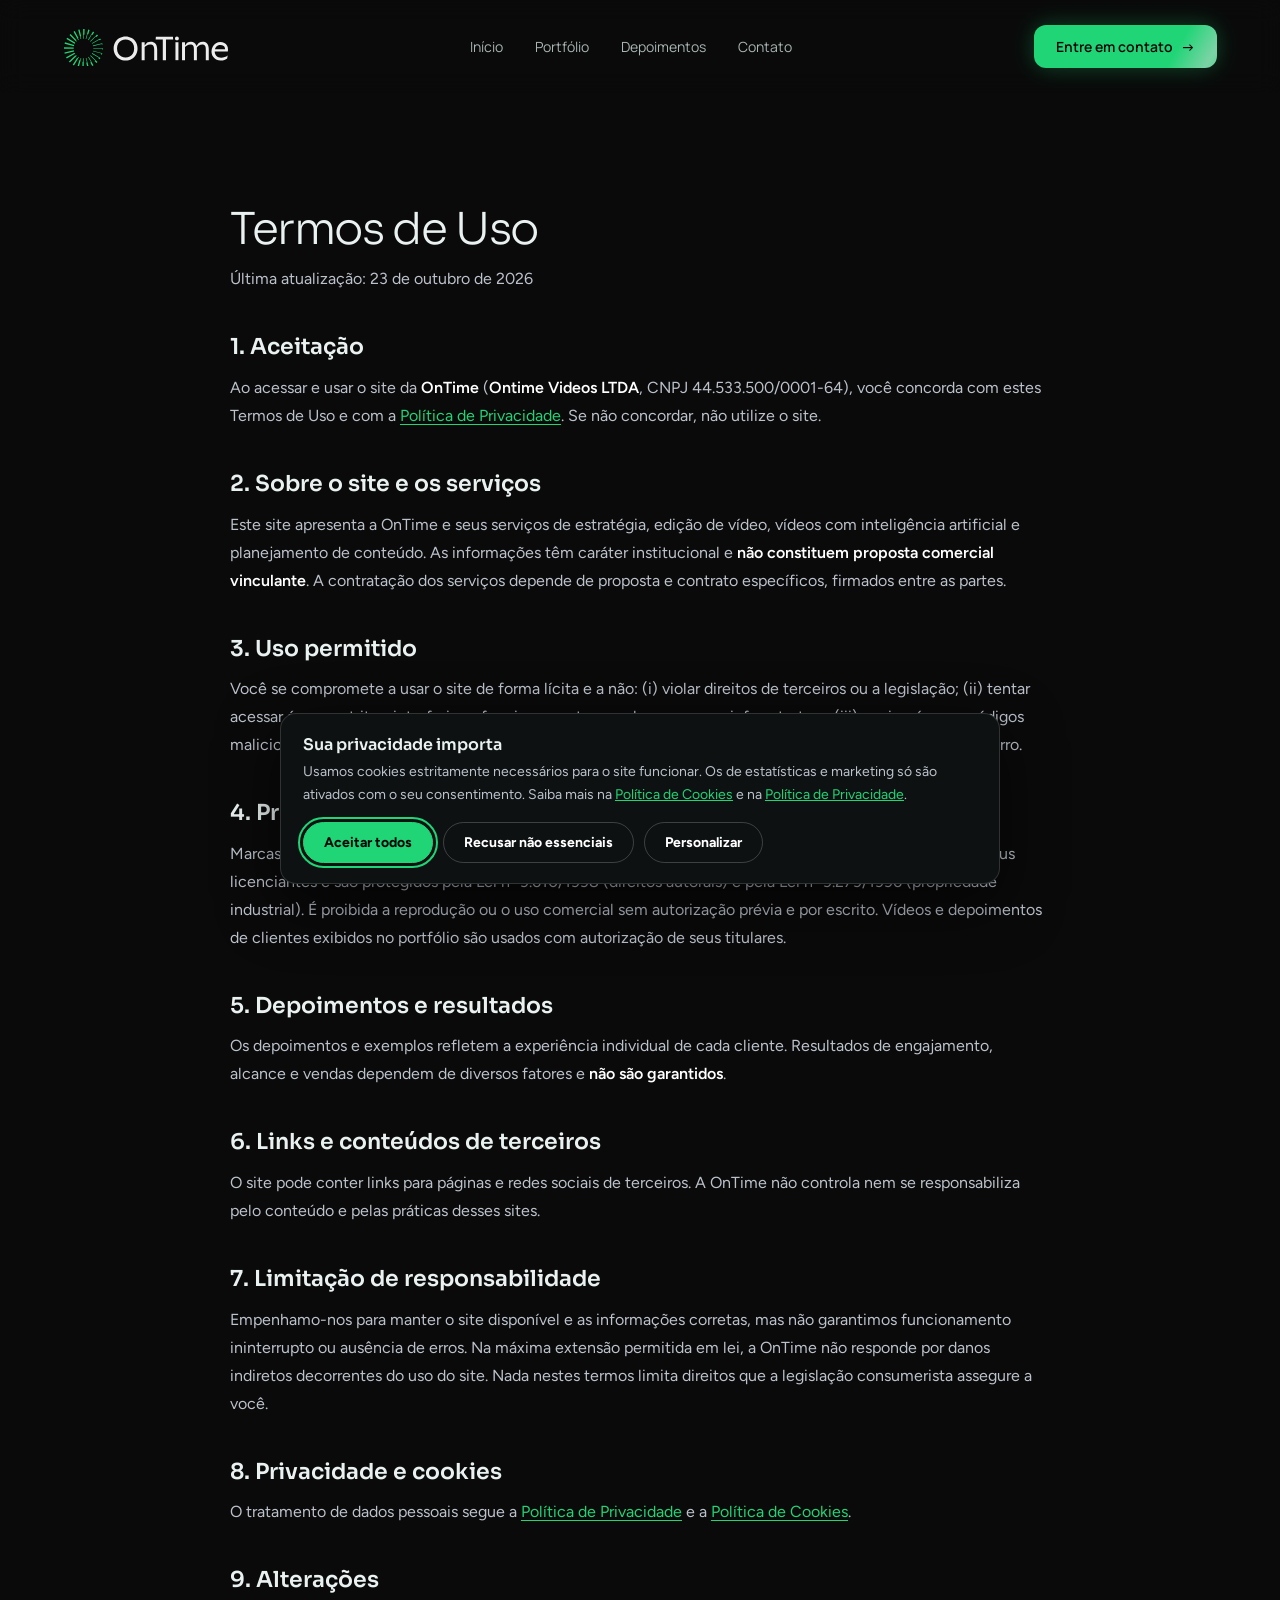
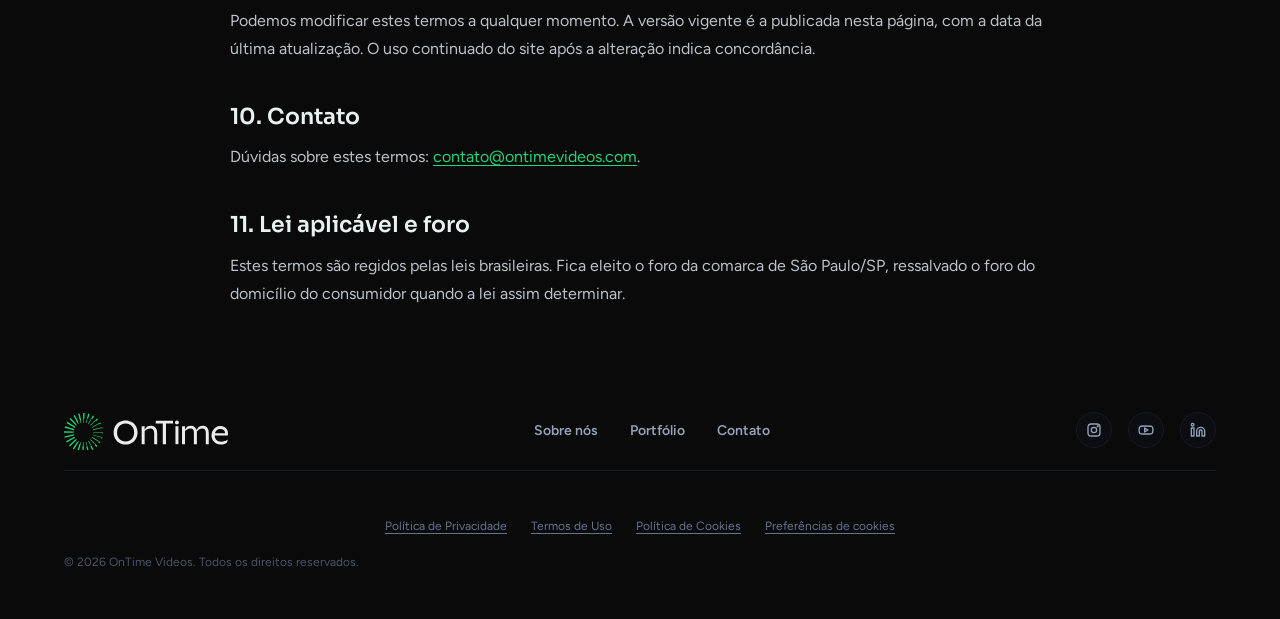
<file: termos-de-uso/index.html>
<!doctype html>
<html lang="pt-BR">
<head>
<meta charset="utf-8">
<meta name="viewport" content="width=device-width, initial-scale=1">
<title>Termos de Uso | OnTime</title>
<meta name="description" content="Leia os Termos de Uso do site da OnTime: regras de utilização, propriedade intelectual e responsabilidades.">
<link rel="canonical" href="https://www.ontimevideos.com/termos-de-uso/">
<meta name="robots" content="index,follow">
<meta name="theme-color" content="#0a0a0a">
<meta name="color-scheme" content="dark">
<meta name="author" content="OnTime">
<meta property="og:type" content="website">
<meta property="og:site_name" content="OnTime">
<meta property="og:locale" content="pt_BR">
<meta property="og:title" content="Termos de Uso | OnTime">
<meta property="og:description" content="Leia os Termos de Uso do site da OnTime: regras de utilização, propriedade intelectual e responsabilidades.">
<meta property="og:url" content="https://www.ontimevideos.com/termos-de-uso/">
<meta property="og:image" content="https://www.ontimevideos.com/assets/og-image.png">
<meta property="og:image:width" content="1200">
<meta property="og:image:height" content="630">
<meta property="og:image:alt" content="OnTime: Faça seus vídeos com quem entende do assunto">
<meta name="twitter:card" content="summary_large_image">
<meta name="twitter:title" content="Termos de Uso | OnTime">
<meta name="twitter:description" content="Leia os Termos de Uso do site da OnTime: regras de utilização, propriedade intelectual e responsabilidades.">
<meta name="twitter:image" content="https://www.ontimevideos.com/assets/og-image.png">
<link rel="icon" href="../assets/favicon.svg" type="image/svg+xml">
<link rel="manifest" href="../manifest.webmanifest">
<link rel="preconnect" href="https://fonts.googleapis.com">
<link rel="preconnect" href="https://fonts.gstatic.com" crossorigin>
<link href="https://fonts.googleapis.com/css2?family=Figtree:wght@400;600;700;800&family=JetBrains+Mono:wght@400;500&family=Manrope:wght@400;600&family=Sora:wght@200;300;400;600;800&display=swap" rel="stylesheet">
<link rel="stylesheet" href="../styles.css?v=110">
<link rel="stylesheet" href="../legal.css?v=25">
</head>
<body>
<script>document.documentElement.classList.add("js")</script>
<a class="skip" href="#conteudo">Pular para o conteúdo</a>
<header class="nav" id="top">
  <div class="nav__in">
    <a href="../" class="nav__logo" aria-label="OnTime"><svg xmlns="http://www.w3.org/2000/svg" viewBox="0 0 164 39" fill="none"><g fill="#1fd576"><path transform="translate(29.26 21.15)" d="M9.65 1.49L9.09 1.48C9.12 1.22 9.14 0.64 9.13 0.62L0.00 0.62L0.00 0.00L9.67 0.09L9.65 1.49Z"/><path transform="translate(0.39 23.18)" d="M9.70 1.20L0.34 3.62L0.00 2.26L9.42 0.00C9.49 0.41 9.58 0.81 9.70 1.20Z"/><path transform="translate(28.84 16.20)" d="M9.70 1.36L9.04 1.52C8.97 1.24 8.88 0.97 8.78 0.70L0.16 3.02C0.11 2.82 0.06 2.62 0.00 2.42L9.36 0.00L9.70 1.36Z"/><path transform="translate(2.06 25.73)" d="M9.10 0.98L0.68 5.75L0.00 4.52L8.33 0.00C8.39 0.20 8.46 0.40 8.53 0.60L8.79 0.45C8.89 0.63 8.99 0.81 9.10 0.98L9.10 0.98Z"/><path transform="translate(27.78 11.52)" d="M9.10 1.23L8.01 1.82C7.84 1.59 7.67 1.37 7.49 1.15L0.31 5.30C0.21 5.12 0.11 4.94 0.00 4.77L8.42 0.00L9.10 1.23L9.10 1.23Z"/><path transform="translate(4.91 28.25)" d="M7.88 0.44L0.97 7.23L0.00 6.22L6.55 0.00C6.66 0.19 6.77 0.38 6.88 0.57L7.44 0.01C7.58 0.16 7.73 0.30 7.88 0.44L7.88 0.44Z"/><path transform="translate(26.14 7.53)" d="M7.88 1.01L6.31 2.49C6.09 2.33 5.85 2.18 5.62 2.03L0.44 7.22C0.30 7.07 0.15 6.93 0.00 6.79L6.90 0.00L7.88 1.01L7.88 1.01Z"/><path transform="translate(8.76 29.87)" d="M6.12 0.31L1.20 8.65L0.00 7.93L4.38 0.79C4.52 0.96 4.68 1.13 4.83 1.29L5.58 0.00C5.75 0.11 5.93 0.21 6.12 0.31L6.12 0.31Z"/><path transform="translate(24.06 4.48)" d="M6.12 0.72L4.39 3.54C4.13 3.46 3.87 3.39 3.61 3.32L0.54 8.65C0.36 8.54 0.18 8.44 0.00 8.35L4.91 0.00L6.11 0.72L6.12 0.72Z"/><path transform="translate(0.00 20.36)" d="M9.67 1.49L0.00 1.40L0.02 0.00L9.71 0.26C9.68 0.55 9.67 1.38 9.67 1.49L9.67 1.49Z"/><path transform="translate(13.34 30.91)" d="M3.94 0.16L1.35 9.49L0.00 9.10L2.13 1.91C2.32 2.05 2.52 2.19 2.72 2.32L3.34 0.00C3.54 0.06 3.74 0.11 3.94 0.16L3.94 0.16Z"/><path transform="translate(21.66 2.60)" d="M3.94 0.39L2.64 4.75C2.38 4.75 2.12 4.75 1.86 4.76L0.60 9.49C0.40 9.43 0.20 9.38 0.00 9.34L2.59 0.00L3.94 0.39Z"/><path transform="translate(19.11 2.00)" d="M1.49 0.02L1.34 5.80C1.09 5.86 0.86 5.93 0.62 6.01L0.62 9.69C0.53 9.68 0.44 9.68 0.35 9.68C0.24 9.68 0.12 9.69 0.00 9.69L0.09 0.00L1.49 0.02Z"/><path transform="translate(18.33 31.31)" d="M1.49 0.00L1.40 9.69L0.00 9.67L0.17 3.24C0.40 3.33 0.64 3.42 0.87 3.51L0.87 0.00C0.96 0.01 1.05 0.01 1.14 0.01C1.26 0.01 1.37 0.00 1.49 0.00Z"/><path transform="translate(14.18 2.39)" d="M3.01 9.56C2.81 9.61 2.61 9.66 2.41 9.72L0.00 0.34L1.36 0.00L2.97 6.72C2.76 6.83 2.55 6.95 2.35 7.07L3.01 9.56L3.01 9.56Z"/><path transform="translate(21.75 30.89)" d="M1.65 9.72L0.44 4.64C0.70 4.68 0.96 4.71 1.22 4.73L0.00 0.16C0.20 0.12 0.40 0.06 0.59 0.00L3.01 9.38L1.65 9.72L1.65 9.72Z"/><path transform="translate(9.51 4.06)" d="M5.29 8.80C5.11 8.90 4.93 9.01 4.76 9.12L0.00 0.68L1.23 0.00L4.97 6.92C4.80 7.07 4.64 7.23 4.47 7.38L5.29 8.80L5.29 8.80Z"/><path transform="translate(24.14 29.82)" d="M4.07 9.12L2.19 5.66C2.46 5.62 2.73 5.56 2.99 5.51L0.00 0.31C0.18 0.22 0.36 0.11 0.53 0.00L5.29 8.43L4.07 9.12L4.07 9.12Z"/><path transform="translate(5.52 6.92)" d="M7.21 7.45C7.06 7.59 6.92 7.74 6.78 7.89L0.00 0.98L1.01 0.00L6.94 6.27C6.82 6.45 6.69 6.63 6.57 6.81L7.21 7.45L7.21 7.45Z"/><path transform="translate(26.21 28.19)" d="M6.20 7.89L4.35 5.93C4.60 5.81 4.85 5.67 5.09 5.54L0.00 0.44C0.15 0.30 0.30 0.15 0.44 0.00L7.21 6.92L6.20 7.89L6.20 7.89Z"/><path transform="translate(2.48 10.78)" d="M8.64 5.59C8.53 5.77 8.43 5.94 8.33 6.13L8.08 5.98L0.00 1.20L0.72 0.00L8.56 4.82C8.47 5.01 8.39 5.20 8.31 5.40L8.64 5.59L8.64 5.59Z"/><path transform="translate(27.82 26.10)" d="M7.91 6.12L6.52 5.26C6.72 5.06 6.91 4.86 7.10 4.64L0.00 0.54C0.11 0.36 0.21 0.18 0.31 0.00L8.64 4.92L7.91 6.12Z"/><path transform="translate(0.59 15.36)" d="M9.67 2.76C9.53 3.14 9.41 3.54 9.32 3.94L9.31 3.94L0.00 1.35L0.39 0.00L9.67 2.76Z"/><path transform="translate(28.87 23.70)" d="M9.09 3.94L8.24 3.69C8.36 3.43 8.47 3.17 8.58 2.90L0.00 0.60C0.06 0.40 0.11 0.20 0.15 0.00L9.47 2.59L9.09 3.94L9.09 3.94Z"/></g><g fill="#ececec"><path transform="translate(49.64 9.45)" d="M18.04 1.57C16.22 0.52 14.19 0.00 11.95 0.00C9.70 0.00 7.67 0.52 5.86 1.57C4.04 2.62 2.61 4.06 1.57 5.88C0.52 7.71 0.00 9.76 0.00 12.03C0.00 14.31 0.53 16.36 1.59 18.19C2.64 20.01 4.08 21.45 5.91 22.50C7.73 23.55 9.74 24.07 11.95 24.07C14.15 24.07 16.17 23.55 17.99 22.50C19.81 21.45 21.25 20.01 22.31 18.19C23.37 16.36 23.90 14.31 23.90 12.03C23.90 9.76 23.37 7.71 22.33 5.88C21.28 4.06 19.85 2.62 18.04 1.57L18.04 1.57ZM19.28 16.98C18.48 18.35 17.42 19.36 16.12 20.04C14.82 20.71 13.43 21.05 11.95 21.05C10.47 21.05 9.08 20.71 7.77 20.04C6.47 19.36 5.41 18.35 4.61 16.98C3.80 15.62 3.40 13.97 3.40 12.03C3.40 10.10 3.80 8.45 4.61 7.09C5.41 5.72 6.47 4.71 7.77 4.03C9.08 3.35 10.47 3.02 11.95 3.02C13.42 3.02 14.82 3.35 16.12 4.03C17.42 4.71 18.48 5.72 19.28 7.09C20.09 8.45 20.49 10.10 20.49 12.03C20.49 13.97 20.09 15.62 19.28 16.98Z"/><path transform="translate(77.67 14.86)" d="M9.19 0.00C7.80 0.00 6.60 0.28 5.50 0.75L2.98 3.69L2.98 0.36L0.00 0.36L0.00 18.30L2.98 18.30L2.98 5.26C3.97 4.19 5.85 2.63 8.51 2.63C11.03 2.63 12.52 3.91 12.52 7.78L12.52 18.30L15.50 18.30L15.50 7.53C15.50 2.13 12.73 0.00 9.19 0.00Z"/><path transform="translate(91.63 9.80)" d="M0.25 0.00L0.00 2.81L7.16 2.81L7.16 23.36L10.35 23.36L10.35 2.81L17.54 2.81L17.29 0.00L0.25 0.00Z"/><path transform="translate(111.45 15.22)" d="M2.98 0.00L0.00 0.00L0.00 17.94L2.98 17.94L2.98 0.00Z"/><path transform="translate(147.51 15.11)" d="M16.49 7.28C16.49 5.74 16.16 4.42 15.50 3.32C14.84 2.22 13.93 1.39 12.77 0.83C11.61 0.28 10.31 0.00 8.87 0.00C7.26 0.00 5.78 0.40 4.42 1.21C3.06 2.01 1.98 3.13 1.19 4.55C0.40 5.97 0.00 7.56 0.00 9.31C0.00 11.06 0.42 12.74 1.26 14.12C2.10 15.51 3.22 16.57 4.61 17.32C6.01 18.07 7.52 18.44 9.15 18.44C10.59 18.44 11.85 18.25 12.93 17.87C14.00 17.49 14.90 17.01 15.61 16.42L16.17 13.29L16.10 13.29C15.32 14.00 14.36 14.57 13.21 14.99C12.07 15.42 10.88 15.63 9.65 15.63C7.68 15.63 6.12 15.08 4.95 13.96C3.87 12.94 3.29 11.44 3.20 9.49L16.32 9.49C16.43 8.71 16.50 7.97 16.50 7.29L16.49 7.28ZM3.41 7.07C3.64 6.11 4.07 5.28 4.68 4.57C5.68 3.42 7.02 2.84 8.73 2.84C10.15 2.84 11.29 3.21 12.17 3.94C13.04 4.68 13.52 5.72 13.59 7.07L3.41 7.07L3.41 7.07Z"/><path transform="translate(110.97 9.45)" d="M1.95 3.91C3.03 3.91 3.90 3.03 3.90 1.95C3.90 0.87 3.03 0.00 1.95 0.00C0.87 0.00 0.00 0.87 0.00 1.95C0.00 3.03 0.87 3.91 1.95 3.91Z"/><path transform="translate(118.03 14.86)" d="M20.75 0.00C19.30 0.00 17.91 0.39 16.63 1.14L14.40 4.23C13.51 0.96 11.31 0.00 8.97 0.00C7.55 0.00 6.21 0.36 5.04 1.00L2.98 3.70L2.98 0.36L0.00 0.36L0.00 18.30L2.98 18.30L2.98 5.26C4.01 4.19 5.64 2.63 8.51 2.63C10.71 2.63 11.88 3.55 11.88 7.28L11.88 18.30L14.86 18.30L14.86 5.59C15.87 4.29 17.66 2.63 20.32 2.63C22.20 2.63 23.77 3.45 23.77 7.28L23.77 18.30L26.75 18.30L26.75 7.03C26.75 1.63 23.66 0.00 20.75 0.00L20.75 0.00Z"/></g></svg></a>
    <nav class="nav__links" aria-label="Principal">
      <a href="../">Início</a>
      <a href="../portfolio/">Portfólio</a>
      <a href="../#depoimentos">Depoimentos</a>
      <a href="../#contato">Contato</a>
    </nav>
    <a href="https://api.whatsapp.com/send/?phone=14693275704&amp;text=Vim+pelo+site+da+OnTime+e+quero+saber+mais+sobre+as+edi%C3%A7%C3%B5es&amp;type=phone_number&amp;app_absent=0" class="nav__cta" target="_blank" rel="noopener noreferrer">Entre em contato</a>
  </div>
</header>
<main id="conteudo" tabindex="-1">
  <article class="legal wrap">
    <h1>Termos de Uso</h1>
    <p class="legal__meta">Última atualização: 23 de outubro de 2026</p>
    
<h2>1. Aceitação</h2>
<p>Ao acessar e usar o site da <strong>OnTime</strong> (<strong>Ontime Videos LTDA</strong>, CNPJ 44.533.500/0001-64), você concorda com estes Termos de Uso e com a <a href="../politica-de-privacidade/">Política de Privacidade</a>. Se não concordar, não utilize o site.</p>

<h2>2. Sobre o site e os serviços</h2>
<p>Este site apresenta a OnTime e seus serviços de estratégia, edição de vídeo, vídeos com inteligência artificial e planejamento de conteúdo. As informações têm caráter institucional e <strong>não constituem proposta comercial vinculante</strong>. A contratação dos serviços depende de proposta e contrato específicos, firmados entre as partes.</p>

<h2>3. Uso permitido</h2>
<p>Você se compromete a usar o site de forma lícita e a não: (i) violar direitos de terceiros ou a legislação; (ii) tentar acessar áreas restritas, interferir no funcionamento ou sobrecarregar a infraestrutura; (iii) enviar vírus ou códigos maliciosos; (iv) copiar, extrair dados em massa (scraping) ou reproduzir o site de forma a induzir terceiros a erro.</p>

<h2>4. Propriedade intelectual</h2>
<p>Marcas, logotipos, textos, layouts, vídeos, imagens e demais conteúdos do site pertencem à OnTime ou a seus licenciantes e são protegidos pela Lei nº 9.610/1998 (direitos autorais) e pela Lei nº 9.279/1996 (propriedade industrial). É proibida a reprodução ou o uso comercial sem autorização prévia e por escrito. Vídeos e depoimentos de clientes exibidos no portfólio são usados com autorização de seus titulares.</p>

<h2>5. Depoimentos e resultados</h2>
<p>Os depoimentos e exemplos refletem a experiência individual de cada cliente. Resultados de engajamento, alcance e vendas dependem de diversos fatores e <strong>não são garantidos</strong>.</p>

<h2>6. Links e conteúdos de terceiros</h2>
<p>O site pode conter links para páginas e redes sociais de terceiros. A OnTime não controla nem se responsabiliza pelo conteúdo e pelas práticas desses sites.</p>

<h2>7. Limitação de responsabilidade</h2>
<p>Empenhamo-nos para manter o site disponível e as informações corretas, mas não garantimos funcionamento ininterrupto ou ausência de erros. Na máxima extensão permitida em lei, a OnTime não responde por danos indiretos decorrentes do uso do site. Nada nestes termos limita direitos que a legislação consumerista assegure a você.</p>

<h2>8. Privacidade e cookies</h2>
<p>O tratamento de dados pessoais segue a <a href="../politica-de-privacidade/">Política de Privacidade</a> e a <a href="../politica-de-cookies/">Política de Cookies</a>.</p>

<h2>9. Alterações</h2>
<p>Podemos modificar estes termos a qualquer momento. A versão vigente é a publicada nesta página, com a data da última atualização. O uso continuado do site após a alteração indica concordância.</p>

<h2>10. Contato</h2>
<p>Dúvidas sobre estes termos: <a href="mailto:contato@ontimevideos.com">contato@ontimevideos.com</a>.</p>

<h2>11. Lei aplicável e foro</h2>
<p>Estes termos são regidos pelas leis brasileiras. Fica eleito o foro da comarca de São Paulo/SP, ressalvado o foro do domicílio do consumidor quando a lei assim determinar.</p>

  </article>
</main>
<footer class="footer reveal">
  <div class="wrap">
    <div class="footer__top">
      <a href="../" class="nav__logo" aria-label="OnTime"><svg xmlns="http://www.w3.org/2000/svg" viewBox="0 0 164 39" fill="none"><g fill="#1fd576"><path transform="translate(29.26 21.15)" d="M9.65 1.49L9.09 1.48C9.12 1.22 9.14 0.64 9.13 0.62L0.00 0.62L0.00 0.00L9.67 0.09L9.65 1.49Z"/><path transform="translate(0.39 23.18)" d="M9.70 1.20L0.34 3.62L0.00 2.26L9.42 0.00C9.49 0.41 9.58 0.81 9.70 1.20Z"/><path transform="translate(28.84 16.20)" d="M9.70 1.36L9.04 1.52C8.97 1.24 8.88 0.97 8.78 0.70L0.16 3.02C0.11 2.82 0.06 2.62 0.00 2.42L9.36 0.00L9.70 1.36Z"/><path transform="translate(2.06 25.73)" d="M9.10 0.98L0.68 5.75L0.00 4.52L8.33 0.00C8.39 0.20 8.46 0.40 8.53 0.60L8.79 0.45C8.89 0.63 8.99 0.81 9.10 0.98L9.10 0.98Z"/><path transform="translate(27.78 11.52)" d="M9.10 1.23L8.01 1.82C7.84 1.59 7.67 1.37 7.49 1.15L0.31 5.30C0.21 5.12 0.11 4.94 0.00 4.77L8.42 0.00L9.10 1.23L9.10 1.23Z"/><path transform="translate(4.91 28.25)" d="M7.88 0.44L0.97 7.23L0.00 6.22L6.55 0.00C6.66 0.19 6.77 0.38 6.88 0.57L7.44 0.01C7.58 0.16 7.73 0.30 7.88 0.44L7.88 0.44Z"/><path transform="translate(26.14 7.53)" d="M7.88 1.01L6.31 2.49C6.09 2.33 5.85 2.18 5.62 2.03L0.44 7.22C0.30 7.07 0.15 6.93 0.00 6.79L6.90 0.00L7.88 1.01L7.88 1.01Z"/><path transform="translate(8.76 29.87)" d="M6.12 0.31L1.20 8.65L0.00 7.93L4.38 0.79C4.52 0.96 4.68 1.13 4.83 1.29L5.58 0.00C5.75 0.11 5.93 0.21 6.12 0.31L6.12 0.31Z"/><path transform="translate(24.06 4.48)" d="M6.12 0.72L4.39 3.54C4.13 3.46 3.87 3.39 3.61 3.32L0.54 8.65C0.36 8.54 0.18 8.44 0.00 8.35L4.91 0.00L6.11 0.72L6.12 0.72Z"/><path transform="translate(0.00 20.36)" d="M9.67 1.49L0.00 1.40L0.02 0.00L9.71 0.26C9.68 0.55 9.67 1.38 9.67 1.49L9.67 1.49Z"/><path transform="translate(13.34 30.91)" d="M3.94 0.16L1.35 9.49L0.00 9.10L2.13 1.91C2.32 2.05 2.52 2.19 2.72 2.32L3.34 0.00C3.54 0.06 3.74 0.11 3.94 0.16L3.94 0.16Z"/><path transform="translate(21.66 2.60)" d="M3.94 0.39L2.64 4.75C2.38 4.75 2.12 4.75 1.86 4.76L0.60 9.49C0.40 9.43 0.20 9.38 0.00 9.34L2.59 0.00L3.94 0.39Z"/><path transform="translate(19.11 2.00)" d="M1.49 0.02L1.34 5.80C1.09 5.86 0.86 5.93 0.62 6.01L0.62 9.69C0.53 9.68 0.44 9.68 0.35 9.68C0.24 9.68 0.12 9.69 0.00 9.69L0.09 0.00L1.49 0.02Z"/><path transform="translate(18.33 31.31)" d="M1.49 0.00L1.40 9.69L0.00 9.67L0.17 3.24C0.40 3.33 0.64 3.42 0.87 3.51L0.87 0.00C0.96 0.01 1.05 0.01 1.14 0.01C1.26 0.01 1.37 0.00 1.49 0.00Z"/><path transform="translate(14.18 2.39)" d="M3.01 9.56C2.81 9.61 2.61 9.66 2.41 9.72L0.00 0.34L1.36 0.00L2.97 6.72C2.76 6.83 2.55 6.95 2.35 7.07L3.01 9.56L3.01 9.56Z"/><path transform="translate(21.75 30.89)" d="M1.65 9.72L0.44 4.64C0.70 4.68 0.96 4.71 1.22 4.73L0.00 0.16C0.20 0.12 0.40 0.06 0.59 0.00L3.01 9.38L1.65 9.72L1.65 9.72Z"/><path transform="translate(9.51 4.06)" d="M5.29 8.80C5.11 8.90 4.93 9.01 4.76 9.12L0.00 0.68L1.23 0.00L4.97 6.92C4.80 7.07 4.64 7.23 4.47 7.38L5.29 8.80L5.29 8.80Z"/><path transform="translate(24.14 29.82)" d="M4.07 9.12L2.19 5.66C2.46 5.62 2.73 5.56 2.99 5.51L0.00 0.31C0.18 0.22 0.36 0.11 0.53 0.00L5.29 8.43L4.07 9.12L4.07 9.12Z"/><path transform="translate(5.52 6.92)" d="M7.21 7.45C7.06 7.59 6.92 7.74 6.78 7.89L0.00 0.98L1.01 0.00L6.94 6.27C6.82 6.45 6.69 6.63 6.57 6.81L7.21 7.45L7.21 7.45Z"/><path transform="translate(26.21 28.19)" d="M6.20 7.89L4.35 5.93C4.60 5.81 4.85 5.67 5.09 5.54L0.00 0.44C0.15 0.30 0.30 0.15 0.44 0.00L7.21 6.92L6.20 7.89L6.20 7.89Z"/><path transform="translate(2.48 10.78)" d="M8.64 5.59C8.53 5.77 8.43 5.94 8.33 6.13L8.08 5.98L0.00 1.20L0.72 0.00L8.56 4.82C8.47 5.01 8.39 5.20 8.31 5.40L8.64 5.59L8.64 5.59Z"/><path transform="translate(27.82 26.10)" d="M7.91 6.12L6.52 5.26C6.72 5.06 6.91 4.86 7.10 4.64L0.00 0.54C0.11 0.36 0.21 0.18 0.31 0.00L8.64 4.92L7.91 6.12Z"/><path transform="translate(0.59 15.36)" d="M9.67 2.76C9.53 3.14 9.41 3.54 9.32 3.94L9.31 3.94L0.00 1.35L0.39 0.00L9.67 2.76Z"/><path transform="translate(28.87 23.70)" d="M9.09 3.94L8.24 3.69C8.36 3.43 8.47 3.17 8.58 2.90L0.00 0.60C0.06 0.40 0.11 0.20 0.15 0.00L9.47 2.59L9.09 3.94L9.09 3.94Z"/></g><g fill="#ececec"><path transform="translate(49.64 9.45)" d="M18.04 1.57C16.22 0.52 14.19 0.00 11.95 0.00C9.70 0.00 7.67 0.52 5.86 1.57C4.04 2.62 2.61 4.06 1.57 5.88C0.52 7.71 0.00 9.76 0.00 12.03C0.00 14.31 0.53 16.36 1.59 18.19C2.64 20.01 4.08 21.45 5.91 22.50C7.73 23.55 9.74 24.07 11.95 24.07C14.15 24.07 16.17 23.55 17.99 22.50C19.81 21.45 21.25 20.01 22.31 18.19C23.37 16.36 23.90 14.31 23.90 12.03C23.90 9.76 23.37 7.71 22.33 5.88C21.28 4.06 19.85 2.62 18.04 1.57L18.04 1.57ZM19.28 16.98C18.48 18.35 17.42 19.36 16.12 20.04C14.82 20.71 13.43 21.05 11.95 21.05C10.47 21.05 9.08 20.71 7.77 20.04C6.47 19.36 5.41 18.35 4.61 16.98C3.80 15.62 3.40 13.97 3.40 12.03C3.40 10.10 3.80 8.45 4.61 7.09C5.41 5.72 6.47 4.71 7.77 4.03C9.08 3.35 10.47 3.02 11.95 3.02C13.42 3.02 14.82 3.35 16.12 4.03C17.42 4.71 18.48 5.72 19.28 7.09C20.09 8.45 20.49 10.10 20.49 12.03C20.49 13.97 20.09 15.62 19.28 16.98Z"/><path transform="translate(77.67 14.86)" d="M9.19 0.00C7.80 0.00 6.60 0.28 5.50 0.75L2.98 3.69L2.98 0.36L0.00 0.36L0.00 18.30L2.98 18.30L2.98 5.26C3.97 4.19 5.85 2.63 8.51 2.63C11.03 2.63 12.52 3.91 12.52 7.78L12.52 18.30L15.50 18.30L15.50 7.53C15.50 2.13 12.73 0.00 9.19 0.00Z"/><path transform="translate(91.63 9.80)" d="M0.25 0.00L0.00 2.81L7.16 2.81L7.16 23.36L10.35 23.36L10.35 2.81L17.54 2.81L17.29 0.00L0.25 0.00Z"/><path transform="translate(111.45 15.22)" d="M2.98 0.00L0.00 0.00L0.00 17.94L2.98 17.94L2.98 0.00Z"/><path transform="translate(147.51 15.11)" d="M16.49 7.28C16.49 5.74 16.16 4.42 15.50 3.32C14.84 2.22 13.93 1.39 12.77 0.83C11.61 0.28 10.31 0.00 8.87 0.00C7.26 0.00 5.78 0.40 4.42 1.21C3.06 2.01 1.98 3.13 1.19 4.55C0.40 5.97 0.00 7.56 0.00 9.31C0.00 11.06 0.42 12.74 1.26 14.12C2.10 15.51 3.22 16.57 4.61 17.32C6.01 18.07 7.52 18.44 9.15 18.44C10.59 18.44 11.85 18.25 12.93 17.87C14.00 17.49 14.90 17.01 15.61 16.42L16.17 13.29L16.10 13.29C15.32 14.00 14.36 14.57 13.21 14.99C12.07 15.42 10.88 15.63 9.65 15.63C7.68 15.63 6.12 15.08 4.95 13.96C3.87 12.94 3.29 11.44 3.20 9.49L16.32 9.49C16.43 8.71 16.50 7.97 16.50 7.29L16.49 7.28ZM3.41 7.07C3.64 6.11 4.07 5.28 4.68 4.57C5.68 3.42 7.02 2.84 8.73 2.84C10.15 2.84 11.29 3.21 12.17 3.94C13.04 4.68 13.52 5.72 13.59 7.07L3.41 7.07L3.41 7.07Z"/><path transform="translate(110.97 9.45)" d="M1.95 3.91C3.03 3.91 3.90 3.03 3.90 1.95C3.90 0.87 3.03 0.00 1.95 0.00C0.87 0.00 0.00 0.87 0.00 1.95C0.00 3.03 0.87 3.91 1.95 3.91Z"/><path transform="translate(118.03 14.86)" d="M20.75 0.00C19.30 0.00 17.91 0.39 16.63 1.14L14.40 4.23C13.51 0.96 11.31 0.00 8.97 0.00C7.55 0.00 6.21 0.36 5.04 1.00L2.98 3.70L2.98 0.36L0.00 0.36L0.00 18.30L2.98 18.30L2.98 5.26C4.01 4.19 5.64 2.63 8.51 2.63C10.71 2.63 11.88 3.55 11.88 7.28L11.88 18.30L14.86 18.30L14.86 5.59C15.87 4.29 17.66 2.63 20.32 2.63C22.20 2.63 23.77 3.45 23.77 7.28L23.77 18.30L26.75 18.30L26.75 7.03C26.75 1.63 23.66 0.00 20.75 0.00L20.75 0.00Z"/></g></svg></a>
      <nav class="footer__links" aria-label="Rodapé">
        <a href="../">Sobre nós</a><a href="../portfolio/">Portfólio</a><a href="../#contato">Contato</a>
      </nav>
      <div class="socials">
        <a href="https://www.instagram.com/ontime.videos/" target="_blank" rel="noopener noreferrer" aria-label="Instagram"><svg width="16" height="16" viewBox="0 0 24 24" fill="none" stroke="#94a3b8" stroke-width="2" stroke-linecap="round" stroke-linejoin="round"><rect x="3" y="3" width="18" height="18" rx="5"/><circle cx="12" cy="12" r="4"/><circle cx="17.5" cy="6.5" r=".6" fill="#94a3b8"/></svg></a>
        <a href="#" aria-label="YouTube"><svg width="16" height="16" viewBox="0 0 24 24" fill="none" stroke="#94a3b8" stroke-width="2" stroke-linecap="round" stroke-linejoin="round"><path d="M22 8.5a3 3 0 0 0-2-2.1C18 6 12 6 12 6s-6 0-8 .4A3 3 0 0 0 2 8.5 31 31 0 0 0 1.6 12 31 31 0 0 0 2 15.5a3 3 0 0 0 2 2.1c2 .4 8 .4 8 .4s6 0 8-.4a3 3 0 0 0 2-2.1 31 31 0 0 0 .4-3.5 31 31 0 0 0-.4-3.5z"/><path d="M10 9l5 3-5 3z"/></svg></a>
        <a href="#" aria-label="LinkedIn"><svg width="16" height="16" viewBox="0 0 24 24" fill="none" stroke="#94a3b8" stroke-width="2" stroke-linecap="round" stroke-linejoin="round"><path d="M16 8a6 6 0 0 1 6 6v7h-4v-7a2 2 0 0 0-4 0v7h-4v-7a6 6 0 0 1 6-6zM2 9h4v12H2z"/><circle cx="4" cy="4" r="2"/></svg></a>
      </div>
    </div>
    <hr>
    <div class="footer__bottom">
      <nav class="footer__legal" aria-label="Legal"><a href="../politica-de-privacidade/">Política de Privacidade</a><a href="../termos-de-uso/">Termos de Uso</a><a href="../politica-de-cookies/">Política de Cookies</a><button type="button" data-cookie-settings>Preferências de cookies</button></nav>
      
      
      
      <span>© 2026 OnTime Videos. Todos os direitos reservados.</span>
    </div>
  </div>
</footer>
<script src="../script.js?v=110"></script>
<script src="../consent.js?v=35" defer></script>
</body>
</html>
</file>
<file: styles.css>
:root{
  --bg:#0a0a0a; --green:#1fd576; --ink:#e9f2f1; --muted:#a8b6b4; --sub:#bcc2cc; --card:#171717;
  --line:rgba(255,255,255,.1);
  --f-body:'Figtree',sans-serif; --f-head:'Sora',sans-serif; --f-ui:'Manrope',sans-serif; --f-mono:'JetBrains Mono',monospace;
}
*{box-sizing:border-box;margin:0;padding:0}
html{scroll-behavior:smooth;scroll-padding-top:90px}
body{background:var(--bg);color:#fff;font-family:var(--f-body);-webkit-font-smoothing:antialiased;overflow-x:hidden}
a{color:inherit;text-decoration:none}
ul{list-style:none}
.wrap{width:min(1152px,100% - 48px);margin-inline:auto}
.mono{font-family:var(--f-mono)}

.nav{position:sticky;top:0;z-index:20;background:rgba(10,10,10,.8);backdrop-filter:blur(12px)}
.nav__in{display:flex;align-items:center;justify-content:space-between;height:93px;width:min(1153px,100% - 48px);margin-inline:auto}
.nav__logo svg{display:block;width:164px;height:39px}
.nav__links{display:flex;gap:32px;font:400 14px var(--f-ui);color:var(--muted)}
.nav__links a:hover{color:#fff}
.nav__cta{background:#e9f2f1;color:#050607;font:600 14px var(--f-ui);padding:12px 22px;transition:.2s}
.nav__cta:hover{background:var(--green)}

.hero{text-align:center;padding:7px 24px 78px;background:radial-gradient(60% 55% at 50% 10%,rgba(31,213,118,.14),transparent 70%)}
.rec{display:inline-flex;align-items:center;gap:10px;padding:9px 17px;border:1px solid var(--line);background:rgba(255,255,255,.03);border-radius:100px;color:var(--muted);font:400 11px/1 var(--f-mono);letter-spacing:1.76px}
.rec i{width:7px;height:7px;border-radius:50%;background:var(--green);box-shadow:0 0 10px var(--green);animation:pulse 1.6s infinite}
@keyframes pulse{50%{opacity:.35}}
.hero h1{max-width:799px;margin:32px auto 0;font:800 48px/1.1 var(--f-head);letter-spacing:-2px}
.g{color:#00ffa3}
.hero h1 .g{color:#00ffa3}
.hero__sub{max-width:814px;margin:42px auto 0;color:var(--sub);font:400 18px/1.5 var(--f-body)}
.hero__ctas{display:flex;justify-content:center;gap:16px;margin-top:48px;flex-wrap:wrap}
.btn{display:inline-flex;align-items:center;gap:8px;border-radius:100px;transition:.2s}
.btn--outline{border:1px solid var(--green);color:var(--green);font:700 14px var(--f-body);padding:14px 28px}
.btn--outline:hover{background:rgba(31,213,118,.1)}
.btn--grad{background:linear-gradient(120deg,#1fd576 40%,#7bd3a5 50%,#1fd576 60%) 0 0/200% 100%;color:#050607;font:600 16px var(--f-ui);padding:20px 36px;border-radius:12px;box-shadow:0 0 32px rgba(31,213,118,.3)}
.btn--grad:hover{background-position:100% 0;transform:translateY(-2px)}

.marquee{border-block:1px solid var(--line);background:#07090a;overflow:hidden;padding:29px 0}
.marquee__track{display:flex;width:max-content;animation:scroll 40s linear infinite}
.marquee ul{display:flex;flex-shrink:0}
.marquee li{display:flex;align-items:center;gap:40px;padding-right:40px;font:300 34px/1.2 var(--f-head);letter-spacing:-.68px;color:var(--ink);white-space:nowrap}
.marquee li::after{content:"";width:18px;height:18px;background:var(--green);clip-path:polygon(50% 0,62% 38%,100% 50%,62% 62%,50% 100%,38% 62%,0 50%,38% 38%)}
@keyframes scroll{to{transform:translateX(-50%)}}

.services{padding-top:100px}
.services__head{display:grid;grid-template-columns:636px 1fr;gap:48px;align-items:end;margin-bottom:56px}
h2{font-family:var(--f-head)}
.services__head h2{font:400 48px/56px var(--f-head);color:var(--ink)}
.services__head h2 .g{color:var(--green)}
.services__head h2 strong{font-weight:600}
.services__head p{color:var(--sub);font:400 16px/1.6 var(--f-body);padding-bottom:8px}
.bento{display:flex;flex-direction:column;gap:16px}
.bento__row{display:flex;gap:16px}
.bento__row .card{min-width:0;flex:1 1 0}
.js .bento .card{transition:opacity .8s cubic-bezier(.2,.7,.2,1),transform .8s cubic-bezier(.2,.7,.2,1),flex-grow .6s cubic-bezier(.3,.7,.2,1),border-color .3s;transition-delay:var(--d,0s),var(--d,0s),0s,0s}
.card{position:relative;overflow:hidden;display:flex;flex-direction:column;justify-content:space-between;padding:44px;border:1px solid var(--line);border-radius:4px;background:linear-gradient(#0c1011,#08090a);min-height:420px}
.card h3{font:400 28px/1 var(--f-head);letter-spacing:-.56px;color:var(--ink);margin-bottom:18px}
.card p{color:var(--sub);font:400 15px/1.6 var(--f-body)}
.card .more{margin-top:24px;color:var(--green);font:600 14px var(--f-ui);display:inline-flex;gap:8px}
.card .more:hover{text-decoration:underline}
.tag{align-self:flex-start;background:var(--green);color:#050607;font:500 11px/1 var(--f-mono);letter-spacing:1.54px;padding:6px 12px}
.card--edit{flex-grow:4!important;min-height:470px;padding:36px}
.card--ia{flex-grow:5!important;min-height:468px;padding:36px}
.card--plan{flex-grow:7!important;background:radial-gradient(70% 90% at 100% 0,rgba(48,166,133,.28),transparent 60%),#0a0d0e;border-color:rgba(0,224,198,.35);justify-content:flex-end;padding:44px 45px}
.card--plan h3{font-size:40px;letter-spacing:-1.2px}
.card--plan .chip{position:absolute;top:34px;left:0;border:1px solid var(--line);color:#c9d6d4;font:400 11px/1 var(--f-head);letter-spacing:1.54px;padding:7px 13px}
.icon{width:50px;height:50px;display:grid;place-items:center;border:1px solid var(--line);flex-shrink:0}
.card__row{display:flex;align-items:center;gap:10px}
.badge{border:1px solid var(--green);color:var(--green);font:400 11px/1 var(--f-head);letter-spacing:1.54px;padding:7px 11px}
.card--edit .card__body,.card--ia .card__body,.card--cuts .card__body{margin-top:auto}
.wave{display:flex;align-items:flex-end;gap:4px;height:48px;margin:48px 0 24px}
.wave span{flex:1;background:rgba(31,213,118,.55);border-radius:2px;animation:bar 1.4s ease-in-out infinite;transform-origin:bottom}
@keyframes bar{50%{transform:scaleY(.55)}}

.testi{padding-top:100px;text-align:center}
.testi h2{font:800 36px/1.1 var(--f-head);margin-top:16px}
.testi h2 .g{color:var(--green)}
.testi__sub{color:var(--sub);font:400 17px/1.5 var(--f-body);margin:16px 0 56px}
.testi__list{display:grid;grid-template-columns:repeat(3,1fr);gap:24px;align-items:start;text-align:left}

.portfolio{padding-top:100px;text-align:center}
.portfolio header{text-align:left}
.portfolio h2{font:300 52px/1 var(--f-head);letter-spacing:-1.82px;color:var(--ink);margin-top:20px}
.portfolio__list{display:grid;grid-template-columns:repeat(3,1fr);gap:44px;margin:41px auto 26px;max-width:1012px}
.vcard{display:flex;flex-direction:column;background:#0a0d0e;border:1px solid var(--line);text-align:left;aspect-ratio:308/650}
.vcard__media{position:relative;flex:1;background:linear-gradient(#12302c,#0a0d0e 70%)}
.vcard__media span{position:absolute;top:18px;left:18px;color:#5c6b69;font-size:10px}
.play{position:absolute;inset:0;margin:auto;width:66px;height:66px;border-radius:50%;border:1px solid var(--line);background:rgba(255,255,255,.05);display:grid;place-items:center;cursor:pointer;transition:.2s}
.play:hover{background:rgba(31,213,118,.25);border-color:var(--green)}
.vcard__txt{padding:24px 24px 22px;display:flex;flex-direction:column;gap:12px}
.vcard__txt p{color:#c9d6d4;font:400 15px/22.5px var(--f-ui)}
.vcard__txt b{color:var(--ink);font:600 14px var(--f-head)}
.vcard__txt b span{color:var(--sub)}
.portfolio>.btn{margin-top:24px}

.pf-hero{padding:96px 0 0;text-align:center}
.pf-hero h1{font:300 52px/1.1 var(--f-head);letter-spacing:-1.82px;color:var(--ink);margin:20px auto 0;max-width:760px}
.pf-hero p{color:var(--sub);font:400 18px/1.5 var(--f-body);max-width:600px;margin:24px auto 0}
.pf-grid{padding-top:0}
.pf-grid .portfolio__list{margin-top:64px;gap:32px 44px}
.js .pf-hero>*{animation:rise .8s cubic-bezier(.2,.7,.2,1) both}
.js .pf-hero>:nth-child(2){animation-delay:.1s}.js .pf-hero>:nth-child(3){animation-delay:.2s}

.cta{padding-top:88px;padding-bottom:38px}
.cta__box{padding:112px 48px;text-align:center;border:1px solid var(--line);border-radius:4px;background:radial-gradient(80% 100% at 50% 0,rgba(31,213,118,.15),#07090a 60%);display:flex;flex-direction:column;align-items:center;gap:28px}
.cta h2{font:200 76px/76px var(--f-head);letter-spacing:-3.8px;color:var(--ink)}
.cta h2 .g{color:var(--green)}

.footer{padding:49px 0 50px}
.footer__top{display:flex;align-items:center;justify-content:space-between;gap:24px;flex-wrap:wrap}
.footer__links{display:flex;gap:32px;font:600 14px var(--f-body);color:#94a3b8}
.footer__links a:hover{color:#fff}
.socials{display:flex;gap:16px}
.socials a{width:36px;height:36px;border-radius:50%;background:#0b0d13;border:1px solid #171b26;display:grid;place-items:center;transition:.2s}
.socials a:hover{border-color:var(--green)}
.footer hr{border:0;border-top:1px solid #171b26;margin:20px 0 48px}
.footer__bottom{display:flex;justify-content:space-between;gap:16px;flex-wrap:wrap;color:#475569;font:400 12px var(--f-body)}

@media(hover:hover) and (min-width:1101px){
  .bento__row:has(.card:hover) .card{flex-grow:4!important}
  .bento__row:has(.card:hover) .card:hover{flex-grow:8!important;border-color:rgba(31,213,118,.45)}
}

@keyframes rise{from{opacity:0;transform:translateY(24px)}to{opacity:1;transform:none}}
.js .nav{animation:fade .6s ease both}
@keyframes fade{from{opacity:0}to{opacity:1}}
.js .hero>*{animation:rise .8s cubic-bezier(.2,.7,.2,1) both}
.js .hero>:nth-child(2){animation-delay:.1s}.js .hero>:nth-child(3){animation-delay:.2s}
.js .hero>:nth-child(4){animation-delay:.3s}.js .hero>:nth-child(5){animation-delay:.4s}
.js .marquee{animation:fade 1s .6s ease both}
.js .reveal{opacity:0;transform:translateY(32px);transition:opacity .8s cubic-bezier(.2,.7,.2,1),transform .8s cubic-bezier(.2,.7,.2,1);transition-delay:var(--d,0s)}
.js .reveal.in{opacity:1;transform:none}

@media(max-width:1100px){
  .testi__list{grid-template-columns:repeat(2,1fr)}
  .services__head{grid-template-columns:1fr}
  .bento__row{flex-direction:column}
  .card{min-height:360px}
  .portfolio__list{gap:20px}
}
@media(max-width:760px){
  .nav__links{display:none}
  .nav__in{height:72px;gap:12px}
  .nav__logo svg{width:120px;height:auto}
  .nav__cta{padding:10px 14px;font-size:13px;white-space:nowrap}
  .hero h1{font-size:34px;letter-spacing:-1.2px}
  .hero__sub{font-size:16px;margin-top:28px}
  .marquee li{font-size:24px}
  .services__head h2{font-size:32px;line-height:1.2}
  .card,.card--edit,.card--ia,.card--plan{padding:28px;min-height:0}
  .card--cuts h3,.card--plan h3{font-size:30px}
  .card--plan .chip{position:static;align-self:flex-start;margin-bottom:24px}
  .testi__list,.portfolio__list{grid-template-columns:1fr}
  .vcard{aspect-ratio:auto;min-height:480px}
  .portfolio h2,.testi h2,.pf-hero h1{font-size:34px}
  .pf-hero{padding-top:56px}
  .cta h2{font-size:40px;line-height:1.05;letter-spacing:-1.6px}
  .cta__box{padding:64px 24px}
  .footer__top,.footer__bottom{flex-direction:column;align-items:flex-start}
}
@media(prefers-reduced-motion:reduce){*{scroll-behavior:auto!important}.js .reveal{opacity:1;transform:none;transition:none}}


.portfolio.light{background:#fff;box-shadow:0 0 0 100vmax #fff;clip-path:inset(0 -100vmax);padding-bottom:100px;margin-top:100px}
.portfolio.light h2{color:#0a0a0a}
.portfolio.light .vcard{background:#000;border-color:#000}
.portfolio.light .vcard__media{background:#000}
.portfolio.light .vcard__media span{color:#8a9a98}
.portfolio.light .play{border-color:rgba(255,255,255,.25);background:rgba(255,255,255,.08)}
.portfolio.light .vcard__txt p{color:#c9d6d4}
.portfolio.light .vcard__txt b{color:#e9f2f1}
.portfolio.light .vcard__txt b span{color:#bcc2cc}

.cta__box{position:relative;isolation:isolate;overflow:hidden;border:0;border-radius:24px;padding:128px 48px;gap:36px;
  background:radial-gradient(70% 90% at 50% 0,rgba(31,213,118,.18),rgba(7,9,10,0) 65%),#07090a}
.cta__box::before{content:"";position:absolute;inset:0;border-radius:inherit;padding:1px;pointer-events:none;
  background:linear-gradient(180deg,rgba(31,213,118,.55),rgba(255,255,255,.06) 45%,rgba(31,213,118,.18));
  -webkit-mask:linear-gradient(#000 0 0) content-box,linear-gradient(#000 0 0);-webkit-mask-composite:xor;mask-composite:exclude}
.cta__box::after{content:"";position:absolute;inset:0;pointer-events:none;z-index:0;
  background-image:radial-gradient(rgba(255,255,255,.12) 1px,transparent 1px);background-size:28px 28px;
  -webkit-mask-image:radial-gradient(60% 70% at 50% 45%,#000,transparent 75%);mask-image:radial-gradient(60% 70% at 50% 45%,#000,transparent 75%)}
.cta__box>*{position:relative;z-index:1}
.cta__box .glow{position:absolute;z-index:0;width:520px;height:520px;left:50%;top:-260px;translate:-50% 0;border-radius:50%;
  background:radial-gradient(circle,rgba(31,213,118,.35),transparent 65%);filter:blur(40px);animation:drift 8s ease-in-out infinite alternate;pointer-events:none}
@keyframes drift{to{translate:-35% 30px;opacity:.7}}
.cta h2 .g{background:linear-gradient(90deg,#1fd576,#7bdcab 50%,#1fd576);-webkit-background-clip:text;background-clip:text;color:transparent}
.cta .btn--grad{gap:10px;padding:20px 40px;box-shadow:0 0 0 1px rgba(255,255,255,.15) inset,0 12px 40px rgba(31,213,118,.35)}
.cta .btn--grad::after{content:"→";transition:transform .2s}
.cta .btn--grad:hover::after{transform:translateX(5px)}
@media(max-width:760px){.cta__box{padding:80px 24px;border-radius:16px}.cta__box .glow{width:320px;height:320px;top:-160px}}

@property --a{syntax:"<angle>";initial-value:0deg;inherits:false}
@keyframes spin{to{--a:360deg}}
.cta__box::before{background:conic-gradient(from var(--a),rgba(255,255,255,.06) 0,rgba(255,255,255,.06) 55%,rgba(31,213,118,.95) 78%,rgba(255,255,255,.06) 92%);animation:spin 6s linear infinite}
.cta__box::after{animation:dots 14s linear infinite}
@keyframes dots{to{background-position:28px 28px}}
.cta__box .glow.g2{left:auto;right:-160px;top:auto;bottom:-260px;translate:0 0;width:440px;height:440px;background:radial-gradient(circle,rgba(0,255,163,.22),transparent 65%);animation:drift2 10s ease-in-out infinite alternate}
@keyframes drift2{to{translate:-120px -40px;opacity:.6}}
.cta h2 .w{display:inline-block}
.js .cta__box:not(.in) h2 .w{opacity:0;transform:translateY(40px) rotateX(-40deg);filter:blur(8px)}
.js .cta__box.in h2 .w{animation:word .9s cubic-bezier(.2,.8,.2,1) both;animation-delay:calc(.25s + var(--i)*.12s)}
@keyframes word{from{opacity:0;transform:translateY(40px) rotateX(-40deg);filter:blur(8px)}to{opacity:1;transform:none;filter:none}}
.cta h2 .g .w{background:linear-gradient(90deg,#1fd576,#9af0c3,#1fd576) 0 0/250% 100%;-webkit-background-clip:text;background-clip:text;color:transparent}
.js .cta__box.in h2 .g .w{animation:word .9s cubic-bezier(.2,.8,.2,1) both,shine 4s linear 1.4s infinite;animation-delay:calc(.25s + var(--i)*.12s),calc(1.4s + var(--i)*.15s)}
@keyframes shine{to{background-position:-250% 0}}
.js .cta__box:not(.in) .btn{opacity:0;transform:translateY(20px)}
.js .cta__box.in .btn{animation:word .8s cubic-bezier(.2,.8,.2,1) 1s both,ring 2.6s ease-out 2s infinite}
@keyframes ring{0%{box-shadow:0 0 0 0 rgba(31,213,118,.55),0 12px 40px rgba(31,213,118,.35)}70%,100%{box-shadow:0 0 0 22px rgba(31,213,118,0),0 12px 40px rgba(31,213,118,.35)}}
.cta .btn--grad{overflow:hidden;position:relative}
.cta .btn--grad:hover{animation:none}
@media(prefers-reduced-motion:reduce){.js .cta__box:not(.in) h2 .w,.js .cta__box:not(.in) .btn{opacity:1;transform:none;filter:none}}

.card>.tag,.card>.icon,.card>.card__row,.card>.wave,.card>.tl,.card>.steps,.card>.card__body,.card>.chip{position:relative;z-index:1}
.card>.chip{position:absolute}
.card--plan .chip{left:45px;top:44px}
.card--plan{gap:36px}
.card--plan .card__body{margin-top:0}

.card::before{content:"";position:absolute;inset:0;z-index:0;pointer-events:none;opacity:0;transition:opacity .35s;
  background:radial-gradient(320px circle at var(--mx,50%) var(--my,50%),rgba(31,213,118,.16),transparent 70%)}
.card:hover::before{opacity:1}
.card::after{content:"";position:absolute;inset:0;z-index:2;pointer-events:none;opacity:0;transition:opacity .35s;border-radius:inherit;padding:1px;
  background:radial-gradient(240px circle at var(--mx,50%) var(--my,50%),rgba(31,213,118,.9),transparent 70%);
  -webkit-mask:linear-gradient(#000 0 0) content-box,linear-gradient(#000 0 0);-webkit-mask-composite:xor;mask-composite:exclude}
.card:hover::after{opacity:1}

.card .more{align-items:center;gap:8px}
.arr{display:inline-block;transition:transform .25s}
.card:hover .arr,.more:hover .arr{transform:translateX(6px)}

.icon svg{transition:transform .4s cubic-bezier(.3,1.5,.4,1)}
.card:hover .icon svg{transform:scale(1.2) rotate(-8deg)}
.card:hover .icon{border-color:rgba(31,213,118,.5)}
.card:hover .wave span{animation-duration:.7s}


.tl{position:relative;display:flex;flex-direction:column;gap:8px;margin:36px 0 28px}
.tl__row{position:relative;height:12px}
.tl__row b{position:absolute;top:0;bottom:0;left:var(--l);width:var(--w);border-radius:3px;background:rgba(31,213,118,.5);transform-origin:left;transition:background .3s}
.tl__row:nth-child(3) b{background:rgba(31,213,118,.32)}
.tl__row:nth-child(4) b{background:rgba(255,255,255,.22)}
.card:hover .tl__row b{background:rgba(31,213,118,.8)}
.tl__ph{position:absolute;top:-8px;bottom:-8px;width:2px;background:#fff;box-shadow:0 0 10px #1fd576;border-radius:2px;z-index:2;left:0;animation:scrub 5s ease-in-out infinite alternate}
.tl__ph::before{content:"";position:absolute;top:-2px;left:-4px;width:10px;height:6px;background:#fff;clip-path:polygon(0 0,100% 0,50% 100%)}
@keyframes scrub{to{left:100%}}
@keyframes clipin{from{transform:scaleX(0);opacity:0}to{transform:none;opacity:1}}

.steps{display:flex;flex-wrap:wrap;align-items:center;gap:10px;list-style:none}
.steps li{display:flex;align-items:center;gap:10px;padding:10px 16px;border:1px solid var(--line);border-radius:100px;color:var(--sub);font:600 13px var(--f-ui);animation:step 6s ease-in-out infinite}
.steps li span{color:var(--green);font:500 11px var(--f-mono);letter-spacing:1px}
.steps li+li::before{content:"";position:absolute;margin-left:-34px;width:18px;height:1px;background:linear-gradient(90deg,transparent,rgba(31,213,118,.6))}
.steps li{position:relative}
.steps li:nth-child(2){animation-delay:2s}.steps li:nth-child(3){animation-delay:4s}
@keyframes step{0%,30%{border-color:rgba(31,213,118,.7);background:rgba(31,213,118,.12);color:#fff;box-shadow:0 0 22px rgba(31,213,118,.25)}38%,100%{border-color:var(--line);background:transparent;color:var(--sub);box-shadow:none}}

@keyframes rise2{from{opacity:0;transform:translateY(18px)}to{opacity:1;transform:none}}
.js .card.in>.tag,.js .card.in>.icon,.js .card.in>.card__row,.js .card.in>.chip{animation:rise2 .7s cubic-bezier(.2,.8,.2,1) .25s both}
.js .card.in>.wave,.js .card.in>.tl,.js .card.in>.steps{animation:rise2 .7s cubic-bezier(.2,.8,.2,1) .4s both}
.js .card.in>.card__body{animation:rise2 .7s cubic-bezier(.2,.8,.2,1) .55s both}
.js .card.in>.tl .tl__row b{animation:clipin .8s cubic-bezier(.2,.8,.2,1) both;animation-delay:calc(.7s + var(--l)*.01s)}
.js .card.in>.steps li{animation:rise2 .6s cubic-bezier(.2,.8,.2,1) both,step 6s ease-in-out infinite;animation-delay:.6s,0s}
.js .card.in>.steps li:nth-child(2){animation-delay:.72s,2s}.js .card.in>.steps li:nth-child(3){animation-delay:.84s,4s}
@media(max-width:760px){.card--plan .chip{left:auto;top:auto}.steps li+li::before{display:none}}
@media(prefers-reduced-motion:reduce){.tl__ph,.steps li{animation:none!important}}


.cta h2{min-height:2lh}
.cta h2 .caret{display:inline-block;width:4px;height:.78em;margin-left:6px;vertical-align:-.02em;background:var(--green);box-shadow:0 0 14px rgba(31,213,118,.8);animation:blink 1s steps(1) infinite}
@keyframes blink{50%{opacity:0}}
@media(max-width:760px){.cta h2 .caret{width:3px}}

.process{padding-top:100px;text-align:center}
.process h2{font:600 48px/56px var(--f-head);color:var(--ink);margin:19px 0 16px}
.process h2 .g{color:var(--green)}
.process header p{color:var(--sub);font:400 16px/1.6 var(--f-body);max-width:520px;margin-inline:auto}
.process__steps{display:grid;grid-template-columns:repeat(5,1fr);gap:20px;margin-top:72px;list-style:none;text-align:left}
.step{position:relative;z-index:1;display:flex;flex-direction:column;align-items:center;gap:28px}
.step:not(:last-child)::before{content:"";position:absolute;top:27px;left:50%;width:calc(100% + 20px);height:2px;border-radius:2px;
  background:linear-gradient(90deg,#1fd576,#9af0c3) no-repeat 0 0/0% 100%,rgba(255,255,255,.1)}
.process__steps.in .step:not(:last-child)::before{animation:fillx .6s cubic-bezier(.4,0,.2,1) forwards}
.step::after{content:"";position:absolute;top:56px;left:50%;width:1px;height:28px;background:linear-gradient(rgba(31,213,118,.55),rgba(31,213,118,.15))}
.step__n{position:relative;z-index:2;width:56px;height:56px;display:grid;place-items:center;border-radius:50%;background:#0a0a0a;border:2px solid rgba(31,213,118,.5);color:var(--green);font:600 20px var(--f-head);transition:background .3s,color .3s,border-color .3s,box-shadow .3s}
.step__n::after{content:"";position:absolute;inset:-2px;border-radius:50%;border:2px solid var(--green);opacity:0;pointer-events:none}
.process__steps.in .step__n::after{animation:nodering 7s ease-out infinite}
.step:hover .step__n{background:var(--green);color:#050607;border-color:var(--green);box-shadow:0 0 28px rgba(31,213,118,.55)}
.step__card{width:100%;flex:1;padding:24px 22px;border:1px solid var(--line);border-radius:4px;background:linear-gradient(#0c1011,#08090a);transition:border-color .3s,box-shadow .3s}
.step:hover .step__card{border-color:rgba(31,213,118,.5);box-shadow:0 0 0 1px rgba(31,213,118,.15),0 16px 40px rgba(0,0,0,.4)}
.step__top{display:flex;align-items:center;justify-content:space-between;gap:10px;margin-bottom:18px}
.step__icon{width:44px;height:44px;display:grid;place-items:center;border:1px solid var(--line);flex-shrink:0;transition:border-color .3s}
.step:hover .step__icon{border-color:rgba(31,213,118,.5)}
.step__tag{border:1px solid rgba(31,213,118,.5);color:var(--green);font:400 11px/1 var(--f-mono);letter-spacing:.8px;padding:6px 9px;white-space:nowrap}
.step h3{font:400 24px/1.1 var(--f-head);letter-spacing:-.5px;color:var(--ink);margin-bottom:10px}
.step p{color:var(--sub);font:400 14px/1.6 var(--f-body)}
@keyframes fillx{to{background-size:100% 100%}}
@keyframes filly{to{background-size:100% 100%}}
@keyframes nodering{0%{opacity:0;transform:scale(1)}3%{opacity:.9;transform:scale(1)}18%,100%{opacity:0;transform:scale(1.55)}}
.js .process__steps:not(.in) .step{opacity:0}
.js .process__steps.in .step{animation:rise2 .7s cubic-bezier(.2,.8,.2,1) both}
.process__steps.in .step:nth-child(1){animation-delay:.2s}
.process__steps.in .step:nth-child(2){animation-delay:.4s}
.process__steps.in .step:nth-child(3){animation-delay:.6s}
.process__steps.in .step:nth-child(4){animation-delay:.8s}
.process__steps.in .step:nth-child(5){animation-delay:1s}
.process__steps.in .step:nth-child(1)::before{animation-delay:.7s}
.process__steps.in .step:nth-child(2)::before{animation-delay:1.2s}
.process__steps.in .step:nth-child(3)::before{animation-delay:1.7s}
.process__steps.in .step:nth-child(4)::before{animation-delay:2.2s}
.process__steps.in .step:nth-child(1) .step__n::after{animation-delay:2.8s}
.process__steps.in .step:nth-child(2) .step__n::after{animation-delay:4.2s}
.process__steps.in .step:nth-child(3) .step__n::after{animation-delay:5.6s}
.process__steps.in .step:nth-child(4) .step__n::after{animation-delay:7s}
.process__steps.in .step:nth-child(5) .step__n::after{animation-delay:8.4s}
.nav__cta{white-space:nowrap}
@media(max-width:900px){.nav__links{display:none}}
@media(max-width:1100px){
  .process__steps{grid-template-columns:1fr;gap:20px;margin-top:48px;max-width:560px;margin-inline:auto}
  .step{flex-direction:row;align-items:flex-start;gap:20px}
  .step__n{flex-shrink:0}
  .step__card{padding:20px}
  .step::after{display:none}
  .step:not(:last-child)::before{top:28px;left:27px;width:2px;height:calc(100% + 20px);background:linear-gradient(180deg,#1fd576,#9af0c3) no-repeat 0 0/100% 0%,rgba(255,255,255,.1)}
  .process__steps.in .step:not(:last-child)::before{animation-name:filly}
}
@media(max-width:760px){.process{padding-top:72px}.process h2{font-size:32px;line-height:1.2}}
@media(prefers-reduced-motion:reduce){.process__steps .step{opacity:1!important;animation:none!important}.step:not(:last-child)::before{background-size:100% 100%!important;animation:none!important}.step__n::after{animation:none!important}}
@media(max-width:1100px){
  .bento__row{flex-direction:column}
  .bento__row .card,.card.card--cuts,.card.card--edit,.card.card--ia,.card.card--plan{flex:0 0 auto!important;width:100%}
}


.about{display:grid;grid-template-columns:1fr minmax(0,440px);gap:88px;align-items:center;padding-top:110px}
.about h2{font:600 52px/1.1 var(--f-head);letter-spacing:-1.4px;color:var(--ink);margin:19px 0 24px}
.about h2 .g{color:var(--green)}
.about__txt>p{color:var(--sub);font:400 17px/1.7 var(--f-body);max-width:540px}
.about__list{margin-top:40px;list-style:none;border-top:1px solid var(--line);max-width:600px}
.about__list li{position:relative;display:grid;grid-template-columns:44px 1fr 24px;gap:16px;align-items:start;padding:22px 12px;border-bottom:1px solid var(--line);transition:background .35s,padding .35s}
.about__list li::before{content:"";position:absolute;left:0;top:-1px;height:1px;width:0;background:var(--green);transition:width .5s cubic-bezier(.2,.8,.2,1)}
.about__list li:hover{background:linear-gradient(90deg,rgba(31,213,118,.07),transparent);padding-left:20px}
.about__list li:hover::before{width:100%}
.about__n{color:var(--green);font:500 13px/1.8 var(--f-mono);letter-spacing:1px}
.about__list h3{font:400 22px/1.2 var(--f-head);letter-spacing:-.4px;color:var(--ink);margin-bottom:6px}
.about__list p{color:var(--sub);font:400 14px/1.6 var(--f-body)}
.about__arr{color:var(--green);opacity:0;transform:translateX(-8px);transition:.35s;font-size:18px;line-height:1.5}
.about__list li:hover .about__arr{opacity:1;transform:none}
.js .about__list.in li{animation:rise2 .6s cubic-bezier(.2,.8,.2,1) both}
.js .about__list.in li:nth-child(1){animation-delay:.1s}.js .about__list.in li:nth-child(2){animation-delay:.25s}.js .about__list.in li:nth-child(3){animation-delay:.4s}
.js .about__list:not(.in) li{opacity:0}
@media(max-width:1100px){.about{grid-template-columns:1fr;gap:56px;padding-top:80px}.about__photo{order:-1;max-width:440px;margin-inline:auto;width:100%}}
@media(max-width:760px){.about h2{font-size:34px}.about__txt>p{font-size:16px}.about__list li{grid-template-columns:34px 1fr}.about__arr{display:none}}
@media(prefers-reduced-motion:reduce){.about__list li{opacity:1!important;animation:none!important}}

.about.light{background:#fff;box-shadow:0 0 0 100vmax #fff;clip-path:inset(0 -100vmax);margin-top:100px;padding-bottom:110px}
.about.light h2{color:#0a0a0a}
.about.light h2 .g{color:#0c9a52}
.about.light .about__txt>p{color:#44504e}
.about.light .about__list{border-top-color:rgba(0,0,0,.12)}
.about.light .about__list li{border-bottom-color:rgba(0,0,0,.12)}
.about.light .about__list li:hover{background:linear-gradient(90deg,rgba(12,154,82,.08),transparent)}
.about.light .about__list li::before{background:#0c9a52}
.about.light .about__n,.about.light .about__arr{color:#0c9a52}
.about.light .about__list h3{color:#0a0a0a}
.about.light .about__list p{color:#4a5654}
@media(max-width:1100px){.about.light{margin-top:80px;padding-bottom:80px}}

.footer__legal{width:100%;margin-bottom:6px}

.about__photo{position:relative;margin:0;aspect-ratio:4/5;border-radius:20px;overflow:hidden;background:#0c1011;box-shadow:0 30px 70px rgba(10,20,16,.28)}
.about__photo img{width:100%;height:100%;object-fit:cover;object-position:50% 20%;display:block;transition:transform 1.2s cubic-bezier(.2,.8,.2,1)}
.about__photo:hover img{transform:scale(1.04)}
.about__photo::after{content:"";position:absolute;inset:0;pointer-events:none;background:linear-gradient(transparent 62%,rgba(5,8,8,.85))}
.about__photo figcaption{position:absolute;left:24px;bottom:22px;z-index:1}
.about__photo b{display:block;font:600 22px/1.2 var(--f-head);color:#fff}
.about__photo small{display:block;margin-top:4px;color:var(--green);font:400 12px var(--f-mono);letter-spacing:1.6px;text-transform:uppercase}
.pf-hero h1,.legal h1{margin-top:0}
.legal{padding-top:80px}
.pf-hero{padding-top:80px}
@media(max-width:1100px){
  .about__photo{margin-inline:auto}
  .about__txt{text-align:center}
  .about__txt>p{margin-inline:auto}
  .about__list{margin-inline:auto;text-align:left}
}
.footer__bottom a{color:#94a3b8;text-decoration:underline;text-underline-offset:3px;transition:color .2s}
.footer__bottom a:hover{color:var(--green)}
.footer__legal{justify-content:center}
.footer__legal a,.footer__legal button{text-decoration:underline;text-underline-offset:3px}
.hero{padding-top:64px}
@media(max-width:760px){.hero{padding-top:44px}}
.hero__chain{display:flex;flex-wrap:wrap;align-items:center;justify-content:center;gap:10px 8px;max-width:900px;margin:40px auto 0;list-style:none}
.chain__step{position:relative;padding:11px 20px;border:1px solid rgba(255,255,255,.14);border-radius:100px;background:rgba(255,255,255,.04);backdrop-filter:blur(6px);color:#e9f2f1;font:400 15px/1.2 var(--f-body);animation:chainOn 9s ease-in-out infinite}
.chain__step b{color:var(--green);font-weight:700}
.chain__step:nth-of-type(1){animation-delay:0s}
.hero__chain .chain__step:nth-child(3){animation-delay:3s}
.hero__chain .chain__step:nth-child(5){animation-delay:6s}
@keyframes chainOn{0%,28%{border-color:rgba(31,213,118,.7);background:rgba(31,213,118,.12);box-shadow:0 0 26px rgba(31,213,118,.25)}36%,100%{border-color:rgba(255,255,255,.14);background:rgba(255,255,255,.04);box-shadow:none}}
.chain__arr{display:flex;align-items:center;color:var(--green);opacity:.75}
.chain__arr svg{animation:nudge 1.8s ease-in-out infinite}
@keyframes nudge{50%{transform:translateX(4px)}}
@media(max-width:760px){
  .hero__chain{display:none}
}
@media(prefers-reduced-motion:reduce){.chain__step,.chain__arr svg{animation:none!important}}
.hero{position:relative;isolation:isolate}
.js .hero>.hero__bg{animation:none}
.hero__bg{position:absolute;inset:0;z-index:-1;overflow:hidden;pointer-events:none}
.hero__bg video{position:absolute;inset:0;width:100%;height:100%;object-fit:cover;opacity:.75;filter:saturate(.9)}
.hero__bg::after{content:"";position:absolute;inset:0;background:linear-gradient(rgba(10,10,10,.5),rgba(10,10,10,.4) 45%,rgba(10,10,10,.8) 82%,var(--bg)),radial-gradient(60% 55% at 50% 10%,rgba(31,213,118,.14),transparent 70%)}
@media(max-width:760px){.hero__bg video{opacity:.55}}
.testi__col{display:flex;flex-direction:column;gap:24px}
.fb{margin:0;border-radius:18px;overflow:hidden;border:1px solid var(--line);background:#efeae2;box-shadow:0 18px 50px rgba(0,0,0,.35);transition:transform .4s cubic-bezier(.2,.8,.2,1),box-shadow .4s,border-color .4s}
.fb img{display:block;width:100%;height:auto}
.fb:hover{transform:translateY(-6px);border-color:rgba(31,213,118,.5);box-shadow:0 24px 60px rgba(0,0,0,.45),0 0 40px rgba(31,213,118,.12)}
@media(max-width:1100px){.testi__list{grid-template-columns:repeat(2,1fr)}.testi__col:last-child{grid-column:1/-1;max-width:420px;margin-inline:auto;width:100%}}
@media(max-width:700px){.testi__list{grid-template-columns:1fr}.testi__col:last-child{grid-column:auto;max-width:none}.testi__sub{margin-bottom:40px}}
.testi__list.is-marquee{display:block;width:100vw;margin-inline:calc(50% - 50vw);overflow:hidden;padding:24px 0;-webkit-mask-image:linear-gradient(90deg,transparent,#000 8%,#000 92%,transparent);mask-image:linear-gradient(90deg,transparent,#000 8%,#000 92%,transparent)}
.testi__track{display:flex;width:max-content;animation:fbscroll 90s linear infinite}
.testi__list.is-marquee:hover .testi__track{animation-play-state:paused}
.testi__set{display:flex;flex-shrink:0;gap:24px;padding-right:24px}
.is-marquee .testi__col{flex:0 0 360px;justify-content:center}
@keyframes fbscroll{to{transform:translateX(-50%)}}
@media(max-width:700px){.is-marquee .testi__col{flex-basis:270px}.testi__track{animation-duration:70s}.testi__list.is-marquee{-webkit-mask-image:none;mask-image:none}}
.is-marquee .testi__col:last-child{max-width:none;margin:0;width:auto;grid-column:auto}
.is-marquee .testi__list,.is-marquee .testi__set{align-items:stretch}
.is-marquee .testi__col:not(:has(.fb:nth-child(2))) .fb{flex:1;display:flex;min-height:0}
.is-marquee .testi__col:not(:has(.fb:nth-child(2))) .fb img{flex:1;min-height:0;height:100%;object-fit:cover;object-position:50% 40%}
main{overflow-x:clip}
.qt{flex:1;display:flex;flex-direction:column;justify-content:center;gap:18px;margin:0;padding:28px;border-radius:18px;border:1px solid var(--line);background:linear-gradient(160deg,#141a18,var(--card));transition:transform .4s cubic-bezier(.2,.8,.2,1),border-color .4s,box-shadow .4s}
.qt:hover{transform:translateY(-6px);border-color:rgba(31,213,118,.5);box-shadow:0 0 40px rgba(31,213,118,.12)}
.stars{color:var(--green);letter-spacing:4px;font-size:14px}
.qt blockquote{color:var(--ink);font:600 22px/1.3 var(--f-head);letter-spacing:-.4px}
.qt blockquote::before{content:"\201C";color:var(--green)}
.qt blockquote::after{content:"\201D";color:var(--green)}
.qt figcaption{display:flex;align-items:center;gap:12px}
.qt__av{display:grid;place-items:center;width:40px;height:40px;border-radius:50%;background:linear-gradient(135deg,#12302c,#2a2f33);color:var(--green);font:700 16px var(--f-head);font-style:normal;flex-shrink:0}
.qt b{display:block;font:700 14px/1.2 var(--f-body);color:#fff}
.qt small{color:var(--sub);font:400 12px/1.2 var(--f-body)}
@media(max-width:700px){.qt{padding:22px}.qt blockquote{font-size:19px}}
.vcard{aspect-ratio:auto;overflow:hidden;transition:transform .4s cubic-bezier(.2,.8,.2,1),border-color .4s,box-shadow .4s}
.vcard:hover{transform:translateY(-6px);border-color:rgba(31,213,118,.5)}
.vcard__media{flex:none;aspect-ratio:9/16;overflow:hidden;background:#000}
.vcard__media img,.vcard__media video{position:absolute;inset:0;width:100%;height:100%;object-fit:cover;display:block;background:#000}
.vcard__media video{z-index:2}
.vcard__media::after{content:"";position:absolute;inset:0;background:linear-gradient(transparent 55%,rgba(0,0,0,.55));pointer-events:none;transition:opacity .3s}
.vcard__media.is-playing::after{opacity:0}
.portfolio .vcard .vcard__media .vcard__dur{position:absolute;top:auto;left:auto;right:12px;bottom:12px;z-index:1;padding:4px 8px;border-radius:6px;background:rgba(0,0,0,.65);color:#fff;font:500 12px var(--f-mono)}
.vcard .play{z-index:1;backdrop-filter:blur(6px);transition:transform .3s,background .2s,border-color .2s}
.vcard:hover .play{transform:scale(1.1)}
.vcard__media.is-playing .play,.vcard__media.is-playing .vcard__dur{display:none}
.vcard__txt{padding:16px 18px 18px;gap:4px}
.vcard__txt b{color:#fff;font:600 14px/1.3 var(--f-head)}
.vcard__txt p{color:#9fb0ad;font:400 13px/1.4 var(--f-body)}
.pf-tabs{display:flex;flex-wrap:wrap;justify-content:center;gap:10px;margin-top:56px}
.pf-tabs button{display:inline-flex;align-items:center;gap:8px;padding:11px 20px;border-radius:100px;border:1px solid var(--line);background:rgba(255,255,255,.03);color:var(--sub);font:600 14px var(--f-body);cursor:pointer;transition:background .25s,border-color .25s,color .25s}
.pf-tabs button small{font:500 11px var(--f-mono);opacity:.7}
.pf-tabs button:hover{border-color:rgba(31,213,118,.5);color:#fff}
.pf-tabs button.is-on{background:var(--green);border-color:var(--green);color:#04130b}
.pf-desc{min-height:24px;margin-top:20px;color:var(--sub);font:400 15px/1.5 var(--f-body)}
.pf-grid .pf-vids{grid-template-columns:repeat(4,1fr);gap:24px;max-width:1100px;margin-top:36px}
.pf-vids .vcard[hidden]{display:none}
@media(max-width:1100px){.pf-grid .pf-vids{grid-template-columns:repeat(3,1fr)}}
@media(max-width:760px){.pf-grid .pf-vids{grid-template-columns:repeat(2,1fr);gap:14px}.vcard{min-height:0}.vcard__txt{padding:12px}.pf-tabs{margin-top:36px}.portfolio .portfolio__list:not(.pf-vids){grid-template-columns:1fr;max-width:340px}}
.plans{padding-top:80px;text-align:center}
.plans h2{font:600 44px/1.1 var(--f-head);letter-spacing:-1.2px;color:var(--ink)}
.plans h2 .g{color:var(--green)}
.plans header p{color:var(--sub);font:400 17px/1.5 var(--f-body);margin-top:16px}
.plans__list{display:grid;grid-template-columns:repeat(3,1fr);gap:24px;margin-top:56px;text-align:left}
.plan{display:flex;flex-direction:column;padding:32px;border-radius:22px;background:linear-gradient(160deg,#141a18,var(--card));border:1px solid var(--line);color:#e9f2f1;transition:transform .4s cubic-bezier(.2,.8,.2,1),border-color .4s,box-shadow .4s}
.plan:hover{transform:translateY(-8px);border-color:rgba(31,213,118,.5);box-shadow:0 0 50px rgba(31,213,118,.12)}
.plan h3{font:600 28px/1.15 var(--f-head);letter-spacing:-.6px}
.plan h3 .g{color:var(--green)}
.plan__tag{align-self:flex-start;margin-top:16px;padding:7px 14px;border-radius:100px;border:1px solid rgba(31,213,118,.35);background:rgba(31,213,118,.08);color:var(--green);font:500 12px var(--f-mono);letter-spacing:.8px}
.plan__k{margin:28px 0 12px;color:var(--sub);font:500 12px var(--f-mono);letter-spacing:1.6px;text-transform:uppercase}
.plan__use{list-style:none;display:grid;gap:10px}
.plan__use li{position:relative;padding-left:18px;font:400 16px/1.4 var(--f-body);color:#fff}
.plan__use li::before{content:"";position:absolute;left:0;top:.55em;width:6px;height:6px;border-radius:50%;background:var(--green)}
.plan__inc{list-style:none;display:grid;gap:10px;padding:18px;border-radius:14px;background:rgba(31,213,118,.07);border:1px solid rgba(31,213,118,.18)}
.plan__inc li{display:flex;gap:10px;align-items:flex-start;font:400 14px/1.4 var(--f-body);color:#d6e2e0}
.plan__inc svg{flex-shrink:0;margin-top:2px;color:var(--green)}
.plan__btns{display:grid;gap:10px;margin-top:auto;padding-top:28px}
.plan__btns .btn{justify-content:center;width:100%;gap:8px}
.pf-grid{padding-top:72px}
@media(max-width:1100px){.plans__list{grid-template-columns:1fr;max-width:520px;margin-inline:auto}.plans{padding-top:64px}}
@media(max-width:760px){.plans h2{font-size:32px}.plan{padding:26px}.plans{padding-top:48px}}
.pf-tabs{scroll-margin-top:100px}
.plans{padding-top:96px}
.plans+.pf-hero{padding-top:110px}
@media(max-width:760px){.plans{padding-top:56px}.plans+.pf-hero{padding-top:72px}}
.nav__links a[aria-current]{color:#fff}
@media(max-width:1100px){.nav__links{gap:22px}}
.nav__cta{display:inline-flex;align-items:center;gap:8px;border-radius:12px;background:linear-gradient(120deg,#1fd576 40%,#7bd3a5 50%,#1fd576 60%) 0 0/200% 100%;color:#050607;box-shadow:0 0 24px rgba(31,213,118,.3);transition:background-position .4s,transform .2s,box-shadow .2s}
.nav__cta::after{content:"→";transition:transform .2s}
.nav__cta:hover{background-position:100% 0;transform:translateY(-2px);box-shadow:0 0 32px rgba(31,213,118,.5)}
.nav__cta:hover::after{transform:translateX(4px)}
@media(max-width:900px){.nav__cta::after{display:none}}
.portfolio header{text-align:center}
.portfolio__sub{max-width:560px;margin:18px auto 0;color:var(--sub);font:400 17px/1.5 var(--f-body)}
.portfolio.light .portfolio__sub{color:#44504e}
.card--cuts{flex-grow:8!important}
.card--cuts h3{font-size:36px;letter-spacing:-1px}
.card--cuts p{max-width:530px;font-size:16px}
.card--plan p{max-width:530px;font-size:16px}
.cuts{position:relative;z-index:1;display:grid;gap:14px;margin:30px 0 26px}
.cuts__src{position:relative;height:34px;border-radius:6px;border:1px solid var(--line);background:linear-gradient(90deg,#1b2a26,#12302c);overflow:hidden}
.cuts__src::before{content:"";position:absolute;inset:0;background:repeating-linear-gradient(90deg,transparent 0,transparent calc(20% - 1px),rgba(31,213,118,.9) calc(20% - 1px),rgba(31,213,118,.9) 20%)}
.cuts__src::after{content:"";position:absolute;top:0;bottom:0;width:2px;background:#fff;box-shadow:0 0 12px #fff;animation:cutscan 5s linear infinite}
.cuts__row{display:grid;grid-template-columns:repeat(5,1fr);gap:10px}
.cuts__row i{position:relative;display:block;height:120px;aspect-ratio:9/16;justify-self:center;border-radius:8px;border:1px solid var(--line);background:linear-gradient(160deg,#12302c,#0a0d0e);animation:cutglow 5s ease-in-out infinite;animation-delay:calc(var(--i) * 1s)}
.cuts__row i::before{content:"";position:absolute;inset:0;margin:auto;width:0;height:0;border-style:solid;border-width:7px 0 7px 12px;border-color:transparent transparent transparent rgba(255,255,255,.55)}
.cuts__row u{position:absolute;left:8px;bottom:6px;color:var(--green);font:500 10px var(--f-mono);text-decoration:none}
.js .card.in>.cuts{animation:rise2 .7s cubic-bezier(.2,.8,.2,1) .4s both}
@keyframes cutscan{from{left:0}to{left:100%}}
@keyframes cutglow{0%,22%,100%{border-color:var(--line);box-shadow:none;transform:none}8%{border-color:var(--green);box-shadow:0 0 22px rgba(31,213,118,.35);transform:translateY(-5px)}}
@media(max-width:760px){.card--cuts h3{font-size:30px}.cuts__row i{height:96px}}
@media(prefers-reduced-motion:reduce){.cuts__src::after,.cuts__row i{animation:none!important}}
.card__btn{align-self:flex-start;display:inline-flex;align-items:center;margin-top:22px;padding:11px 24px;border:1px solid rgba(31,213,118,.5);border-radius:100px;color:var(--green);font:600 14px var(--f-ui);transition:background .25s,color .25s,transform .25s}
.card__btn:hover{background:var(--green);color:#050607;transform:translateY(-2px)}
.btn--outline{padding:19px 36px;border-radius:12px;font:600 16px var(--f-ui)}
.btn--outline:hover{transform:translateY(-2px)}
.fb-vid{position:relative;overflow:hidden;background:#000;line-height:0}
.fb-vid img{display:block;width:100%;height:auto}
.fb-vid video{position:absolute;inset:0;z-index:2;width:100%;height:100%;object-fit:cover;background:#000;cursor:pointer}
.fb-vid .play{width:48px;height:48px;z-index:1;backdrop-filter:blur(6px);background:rgba(0,0,0,.45);border-color:rgba(255,255,255,.35)}
.fb-vid.is-playing .play{display:none}
.fb--vid .fb-vid{border-radius:inherit}
.pf-tabs button[data-f="destaques"]{position:relative;overflow:hidden;border-color:rgba(31,213,118,.65);background:linear-gradient(120deg,rgba(31,213,118,.18),rgba(31,213,118,.05));color:#eafff3;box-shadow:0 0 18px rgba(31,213,118,.3);animation:destglow 3s ease-in-out infinite}
.pf-tabs button[data-f="destaques"]::before{content:"\2726";color:var(--green);font-size:13px;margin-right:2px}
.pf-tabs button[data-f="destaques"]::after{content:"";position:absolute;top:0;bottom:0;left:-60%;width:40%;background:linear-gradient(100deg,transparent,rgba(255,255,255,.35),transparent);transform:skewX(-20deg);animation:destshine 3.6s ease-in-out infinite;pointer-events:none}
.pf-tabs button[data-f="destaques"].is-on{background:var(--green);color:#04130b;border-color:var(--green)}
.pf-tabs button[data-f="destaques"].is-on::before{color:#04130b}
@keyframes destglow{50%{box-shadow:0 0 32px rgba(31,213,118,.55)}}
@keyframes destshine{0%,55%{left:-60%}100%{left:130%}}
@media(prefers-reduced-motion:reduce){.pf-tabs button[data-f="destaques"],.pf-tabs button[data-f="destaques"]::after{animation:none}}
.pf-vids{align-items:start;grid-auto-flow:dense}
.pf-vids .vcard--wide{grid-column:span 2}
.card--plan>.tag{margin-bottom:auto}
@media(max-width:760px){}
@media(prefers-reduced-motion:reduce){}
.card--plan>.tag{display:inline-flex;align-items:center;gap:7px;color:#050607}
.tag__star{flex-shrink:0}

.brands{padding-top:70px;text-align:center}
.brands h2{font:800 36px/1.1 var(--f-head)}
.brands h2 .g{color:var(--green)}
.brands .testi__sub{margin-bottom:36px}
.brands__list{list-style:none;margin:0;padding:0;display:flex;flex-wrap:wrap;justify-content:center;align-items:center;gap:28px 56px;max-width:1100px;margin-inline:auto}
.brands__list.is-marquee{display:block;width:100vw;max-width:none;margin-inline:calc(50% - 50vw);overflow:hidden;-webkit-mask-image:linear-gradient(90deg,transparent,#000 8%,#000 92%,transparent);mask-image:linear-gradient(90deg,transparent,#000 8%,#000 92%,transparent)}
.brands__track{display:flex;width:max-content;animation:fbscroll-r 45s linear infinite}
.brands__list.is-marquee:hover .brands__track{animation-play-state:paused}
.brands__set{display:flex;flex-shrink:0;align-items:center;gap:72px;padding-right:72px}
.brands li{flex:0 0 auto;display:flex;align-items:center}
.brands img{display:block;height:48px;width:auto;max-width:190px;object-fit:contain;opacity:.7;transition:opacity .3s}
.brands li:hover img{opacity:1}
@media(max-width:700px){.brands h2{font-size:34px}.brands img{height:40px;max-width:150px}.brands__set{gap:48px;padding-right:48px}.brands__track{animation-duration:35s}.brands__list.is-marquee{-webkit-mask-image:none;mask-image:none}}

.profs{padding-top:30px;padding-bottom:20px}
.profs h2{font:800 36px/1.1 var(--f-head)}
.profs h2 .g{color:var(--green)}
.profs .testi__sub{margin-bottom:36px}
.profs__list{list-style:none;margin:0;padding:0;display:flex;flex-wrap:wrap;justify-content:center;gap:20px;max-width:1100px;margin-inline:auto}
.profs__list.is-marquee{display:block;width:100vw;max-width:none;margin-inline:calc(50% - 50vw);overflow:hidden;padding:8px 0;-webkit-mask-image:linear-gradient(90deg,transparent,#000 8%,#000 92%,transparent);mask-image:linear-gradient(90deg,transparent,#000 8%,#000 92%,transparent)}
.profs__track{display:flex;width:max-content;animation:fbscroll 60s linear infinite}
.profs__list.is-marquee:hover .profs__track{animation-play-state:paused}
.profs__set{display:flex;flex-shrink:0;gap:20px;padding-right:20px}
@keyframes fbscroll-r{from{transform:translateX(-50%)}to{transform:none}}
@keyframes fbscroll-r{from{transform:translateX(-50%)}to{transform:none}}
.prof{flex:0 0 auto;display:flex;align-items:center;gap:30px;padding:26px 34px 26px 30px;border-radius:18px;text-align:left;background:#101010;border:1px solid var(--line);color:#f3f5f7;font-family:var(--f-body)}
.prof__av{width:112px;height:112px;aspect-ratio:1;border-radius:50%;object-fit:cover;flex:none;background:#000}
.prof__txt{display:grid;gap:7px;line-height:1.3;min-width:0}
.prof__top{display:flex;align-items:center;gap:8px}
.prof__user{font:700 22px var(--f-body);color:#f3f5f7;letter-spacing:-.2px}
.prof__ok{flex:none}
.prof__dots{margin-left:4px;color:#a8a8a8;font:700 16px var(--f-body);letter-spacing:1px}
.prof__name{color:#f3f5f7;font:400 14px var(--f-body)}
.prof__stats{display:flex;gap:16px;font:400 13px var(--f-body);color:#f3f5f7;white-space:nowrap}
.prof__stats b{font-weight:700}
.prof__bio{white-space:nowrap;margin:6px 0 0;font:400 14px/1.45 var(--f-body);color:#f3f5f7}
.prof__m{color:#6aa0ff}
.prof__links{display:flex;align-items:center;gap:20px;margin-top:2px;font:600 14px var(--f-body);white-space:nowrap}
.prof__lk{display:inline-flex;align-items:center;gap:7px;color:#6aa0ff}
.prof__th{display:inline-flex;align-items:center;gap:7px;color:#f3f5f7}
@media(max-width:700px){.prof{gap:14px;padding:18px 20px 18px 16px}.prof__av{width:72px;height:72px}.prof__user{font-size:17px}.prof__stats{gap:10px;font-size:12px}.prof__bio{font-size:12.5px}.prof__links{flex-wrap:wrap;gap:4px 14px;font-size:12.5px;white-space:normal}.profs__track{animation-duration:55s}}

.prof__ring{flex:none;display:block;width:112px;height:112px;padding:3px;border-radius:50%;background:linear-gradient(45deg,#ffc800,#ff5e3a 40%,#e0149b 70%,#a21ddb)}
.prof__ring .prof__av{display:block;width:100%;height:100%;border:3px solid #101010;box-sizing:border-box}
.prof__cat{color:#a8a8a8}
@media(max-width:700px){.prof__ring{width:72px;height:72px;padding:2px}.prof__ring .prof__av{border-width:2px}}

.brands img[src$=".svg"]{filter:brightness(0) invert(1)}
</file>
<file: legal.css>
.skip{position:fixed;left:16px;top:-80px;z-index:100;background:var(--green);color:#050607;font:700 14px var(--f-body);padding:12px 18px;border-radius:8px;transition:top .2s}
.skip:focus{top:16px}
:focus-visible{outline:2px solid var(--green);outline-offset:3px;border-radius:4px}
main:focus{outline:none}

.footer__legal{display:flex;flex-wrap:wrap;gap:8px 24px}
.footer__legal a,.footer__legal button{color:#64748b;font:400 12px var(--f-body);background:none;border:0;cursor:pointer;padding:0}
.footer__legal a:hover,.footer__legal button:hover{color:#fff;text-decoration:underline}
.footer__bottom{align-items:center}

.legal{max-width:820px;padding:96px 0 40px}
.legal h1{font:300 44px/1.1 var(--f-head);letter-spacing:-1.4px;color:var(--ink);margin:16px 0 12px}
.legal__meta{color:#64748b;font:400 14px var(--f-body);margin-bottom:28px}
.legal__aviso{border:1px solid rgba(31,213,118,.35);background:rgba(31,213,118,.06);color:var(--sub);font:400 14px/1.6 var(--f-body);padding:16px 18px;border-radius:10px;margin-bottom:40px}
.legal h2{font:600 22px/1.3 var(--f-head);color:var(--ink);margin:40px 0 12px}
.legal p,.legal li{color:var(--sub);font:400 16px/1.75 var(--f-body)}
.legal p{margin-bottom:14px}
.legal ul{margin:0 0 14px 22px;list-style:disc}
.legal li{margin-bottom:8px}
.legal a{color:var(--green);text-decoration:underline;text-underline-offset:3px}
.legal strong{color:#fff;font-weight:600}
.legal code{font:400 13px var(--f-mono);background:rgba(255,255,255,.08);padding:2px 6px;border-radius:4px;color:#e9f2f1}
mark.ph{background:rgba(255,200,60,.18);color:#ffd36b;padding:1px 6px;border-radius:4px}
.legal__scroll{overflow-x:auto;margin:8px 0 18px;border:1px solid var(--line);border-radius:10px}
.legal__table{width:100%;border-collapse:collapse;min-width:520px}
.legal__table th,.legal__table td{text-align:left;padding:12px 16px;border-bottom:1px solid var(--line);color:var(--sub);font:400 14px/1.5 var(--f-body);vertical-align:top}
.legal__table th{color:#fff;font-weight:600;background:rgba(255,255,255,.03)}
.legal__table tr:last-child td{border-bottom:0}
.legal__btn{background:none;border:1px solid var(--green);color:var(--green);font:600 14px var(--f-ui);padding:8px 16px;border-radius:100px;cursor:pointer}
.legal__btn:hover{background:rgba(31,213,118,.12)}
@media(max-width:760px){.legal{padding-top:56px}.legal h1{font-size:32px}}

.cookie{position:fixed;left:16px;right:16px;bottom:16px;z-index:90;max-width:720px;margin-inline:auto;background:#0d1112;border:1px solid rgba(255,255,255,.14);border-radius:16px;padding:20px 22px;box-shadow:0 20px 60px rgba(0,0,0,.6);animation:rise .5s cubic-bezier(.2,.8,.2,1) both}
.cookie[hidden]{display:none}
.cookie h2{font:600 16px var(--f-head);color:var(--ink);margin-bottom:6px}
.cookie p{color:var(--sub);font:400 14px/1.6 var(--f-body)}
.cookie p a{color:var(--green);text-decoration:underline}
.cookie__opts{display:grid;gap:10px;margin:14px 0 4px}
.cookie__opts[hidden]{display:none}
.cookie__opts label{display:flex;gap:10px;align-items:flex-start;color:var(--sub);font:400 13px/1.5 var(--f-body)}
.cookie__opts input{accent-color:#1fd576;margin-top:3px;width:16px;height:16px}
.cookie__opts b{color:#fff;font-weight:600}
.cookie__actions{display:flex;flex-wrap:wrap;gap:10px;margin-top:16px}
.cookie__actions button{font:700 14px var(--f-body);padding:11px 20px;border-radius:100px;cursor:pointer;border:1px solid rgba(255,255,255,.2);background:transparent;color:#fff;transition:.2s}
.cookie__actions button:hover{border-color:#fff}
.cookie__actions .is-primary{background:var(--green);border-color:var(--green);color:#050608}
.cookie__actions .is-primary:hover{box-shadow:0 0 22px rgba(31,213,118,.45)}

.e404{min-height:100vh;display:flex;flex-direction:column;align-items:center;justify-content:center;gap:20px;text-align:center;padding:48px 24px;background:radial-gradient(60% 50% at 50% 0,rgba(31,213,118,.16),transparent 70%)}
.e404 h1{font:300 clamp(34px,6vw,64px)/1.1 var(--f-head);letter-spacing:-2px;color:var(--ink);max-width:14em}
.e404 p{color:var(--sub);font:400 18px var(--f-body)}
</file>
<file: planejamento.css>
.sr-only{position:absolute;width:1px;height:1px;overflow:hidden;clip:rect(0 0 0 0);white-space:nowrap}
.pe-hero{position:relative;isolation:isolate;text-align:center;padding:96px 24px 110px;background:radial-gradient(60% 55% at 50% 10%,rgba(31,213,118,.14),transparent 70%)}
.pe-hero h1{max-width:820px;margin:32px auto 0;font:800 clamp(40px,6.4vw,76px)/1.04 var(--f-head);letter-spacing:-2.4px}
.pe-hero h1 .g{color:#00ffa3}
.pe-hero__sub{max-width:640px;margin:28px auto 0;color:var(--sub);font:400 19px/1.5 var(--f-body)}
.pe-hero__ctas{display:flex;justify-content:center;flex-wrap:wrap;gap:16px;margin-top:40px}
.pe-rings{position:absolute;inset:0;z-index:-1;pointer-events:none;overflow:hidden}
.pe-rings i{position:absolute;top:50%;left:50%;border:1px solid rgba(31,213,118,.14);border-radius:50%;translate:-50% -50%;animation:perings 6s ease-in-out infinite}
.pe-rings i:nth-child(1){width:560px;height:560px}
.pe-rings i:nth-child(2){width:860px;height:860px;animation-delay:1s;border-color:rgba(31,213,118,.09)}
.pe-rings i:nth-child(3){width:1200px;height:1200px;animation-delay:2s;border-color:rgba(31,213,118,.05)}
.pe-rings b{position:absolute;top:50%;left:50%;width:14px;height:14px;border-radius:50%;background:var(--green);box-shadow:0 0 40px var(--green);translate:-50% -50%;opacity:.35}
@keyframes perings{50%{scale:1.04;opacity:.6}}
.js .pe-hero>*:not(.pe-rings){animation:rise .8s cubic-bezier(.2,.7,.2,1) both}
.js .pe-hero>:nth-child(2){animation-delay:.1s}.js .pe-hero>:nth-child(3){animation-delay:.2s}.js .pe-hero>:nth-child(4){animation-delay:.3s}

.pe-sec{padding-block:96px}
.pe-sec.light{background:#fff;box-shadow:0 0 0 100vmax #fff;clip-path:inset(0 -100vmax)}
.pe-sec.pe-green{background:var(--green);box-shadow:0 0 0 100vmax var(--green);clip-path:inset(0 -100vmax)}
.pe-head h2{font:600 clamp(32px,4.4vw,54px)/1.08 var(--f-head);letter-spacing:-1.5px;color:var(--ink)}
.pe-head h2 .g{color:var(--green)}
.pe-head p{max-width:720px;margin-top:22px;color:var(--sub);font:400 18px/1.6 var(--f-body)}
.light .pe-head h2{color:#0a0a0a}
.light .pe-head h2 .g{color:#0c9a52}
.light .pe-head p{color:#44504e}
.pe-green .pe-head h2{color:#06210f}
.pe-green .pe-head p{color:#0c3a1d}

.pe-ico{display:grid;place-items:center;width:44px;height:44px;border-radius:12px;background:rgba(31,213,118,.1);border:1px solid rgba(31,213,118,.25);color:var(--green);flex-shrink:0}
.pe-c3{display:grid;grid-template-columns:repeat(3,1fr);gap:20px;margin-top:48px}
.pe-card{padding:30px;border-radius:20px;background:linear-gradient(160deg,#141a18,var(--card));border:1px solid var(--line);transition:transform .4s cubic-bezier(.2,.8,.2,1),border-color .4s,box-shadow .4s}
.light .pe-card{background:#0a0d0e;border-color:#0a0d0e;box-shadow:0 24px 60px rgba(10,20,16,.2)}
.pe-card:hover{transform:translateY(-6px);border-color:rgba(31,213,118,.5)}
.pe-card h3{margin-top:22px;font:600 22px/1.2 var(--f-head);letter-spacing:-.4px;color:#fff}
.pe-card p{margin-top:10px;color:var(--sub);font:400 15px/1.6 var(--f-body)}

.pe-flow{display:flex;align-items:stretch;gap:12px;margin-top:52px}
.pe-flow__c{flex:1;min-width:0;padding:28px;border-radius:20px;background:linear-gradient(160deg,#141a18,var(--card));border:1px solid var(--line)}
.pe-flow__c h3{margin-top:20px;font:600 21px/1.2 var(--f-head);color:#fff}
.pe-flow__c p{margin-top:10px;color:var(--sub);font:400 15px/1.55 var(--f-body)}
.pe-flow__last{background:var(--green);border-color:var(--green)}
.pe-flow__last .pe-ico{background:rgba(6,33,15,.15);border-color:rgba(6,33,15,.3);color:#06210f}
.pe-flow__last h3,.pe-flow__last p{color:#06210f}
.pe-flow__a{display:grid;place-items:center;align-self:center;width:32px;height:32px;border-radius:50%;background:#fff;color:#0a0a0a;flex-shrink:0}

.pe-steps{display:grid;grid-template-columns:repeat(4,1fr);gap:40px 28px;margin-top:52px;list-style:none}
.pe-steps b{display:grid;place-items:center;width:52px;height:52px;border-radius:14px;background:#0a0a0a;color:#fff;font:800 22px var(--f-head);transition:transform .3s cubic-bezier(.3,1.6,.4,1)}
.pe-steps .is-g b{background:var(--green);color:#06210f}
.pe-steps li:hover b{transform:scale(1.1) rotate(-4deg)}
.pe-steps h3{margin-top:16px;font:600 20px/1.2 var(--f-head);color:#0a0a0a}
.pe-steps p{margin-top:8px;color:#4a5654;font:400 15px/1.55 var(--f-body)}
.pe-steps__end{margin-top:48px;color:#0a0a0a;font:600 20px var(--f-head)}

.pe-stats{display:grid;grid-template-columns:repeat(3,1fr);gap:20px;margin-top:48px}
.pe-stat{padding:32px;border-radius:20px;background:linear-gradient(160deg,#141a18,var(--card));border:1px solid var(--line)}
.pe-n{display:block;font:800 84px/1 var(--f-head);letter-spacing:-3px}
.pe-n--g{color:var(--green)}.pe-n--b{color:#3b9bff}.pe-n--w{color:#fff}
.pe-stat h3{margin-top:18px;font:600 22px var(--f-head);color:#fff}
.pe-stat p{margin-top:8px;color:var(--sub);font:400 15px/1.5 var(--f-body)}
.pe-strip{display:flex;flex-wrap:wrap;align-items:center;gap:14px 36px;margin-top:20px;padding:26px 32px;border-radius:18px;background:#0e1211;border:1px solid var(--line)}
.pe-strip b{color:var(--green);font:500 12px var(--f-mono);letter-spacing:2px}
.pe-strip span{color:#fff;font:600 16px var(--f-body)}

.pe-dif{list-style:none;margin-top:44px;border-top:1px solid var(--line)}
.pe-dif li{display:grid;grid-template-columns:70px minmax(0,1fr) minmax(0,1.3fr);gap:24px;align-items:center;padding:28px 12px;border-bottom:1px solid var(--line);transition:background .35s,padding .35s}
.pe-dif li:hover{background:linear-gradient(90deg,rgba(31,213,118,.07),transparent);padding-left:22px}
.pe-dif span{color:var(--green);font:500 14px var(--f-mono)}
.pe-dif h3{font:600 24px/1.2 var(--f-head);letter-spacing:-.4px;color:#fff}
.pe-dif p{color:var(--sub);font:400 16px/1.5 var(--f-body)}

.pe-ops{display:grid;grid-template-columns:repeat(2,1fr);gap:18px;margin-top:44px}
.pe-op{display:flex;gap:18px;align-items:center;padding:24px 26px;border-radius:18px;background:#fff;box-shadow:0 18px 40px rgba(6,33,15,.18)}
.pe-op .pe-ico{background:#f0f4f3;border-color:#e2e8e6;color:#0c9a52}
.pe-op h3{font:600 18px/1.3 var(--f-head);color:#06210f}
.pe-op p{margin-top:4px;color:#4a5654;font:400 15px/1.45 var(--f-body)}

.pe-plans{display:grid;grid-template-columns:1fr 1.15fr;gap:20px;margin-top:44px}
.pe-plan{position:relative;display:flex;flex-direction:column;gap:14px;padding:36px;border-radius:22px;background:linear-gradient(160deg,#141a18,var(--card));border:1px solid var(--line)}
.pe-plan__k{color:var(--sub);font:500 13px var(--f-mono);letter-spacing:2px}
.pe-price{display:flex;align-items:baseline;gap:10px;flex-wrap:wrap;color:#fff}
.pe-price small{font:600 22px var(--f-head)}
.pe-price strong{font:800 72px/1 var(--f-head);letter-spacing:-3px}
.pe-price s{color:rgba(6,33,15,.6);font:600 20px var(--f-head)}
.pe-plan__n{color:var(--sub);font:400 16px var(--f-body)}
.pe-plan .btn{align-self:flex-start;margin-top:auto}
.pe-plan--best{background:var(--green);border-color:var(--green)}
.pe-plan--best .pe-plan__k{color:#0c3a1d}
.pe-plan--best .pe-price{color:#06210f}
.pe-plan--best .pe-plan__n{color:#06210f;display:flex;flex-wrap:wrap;align-items:center;gap:10px}
.pe-plan--best .pe-plan__n b{padding:8px 14px;border-radius:10px;background:#06210f;color:var(--green);font:600 15px var(--f-body)}
.pe-badge{position:absolute;top:30px;right:32px;padding:8px 16px;border-radius:100px;background:#06210f;color:var(--green);font:700 11px var(--f-mono);letter-spacing:2px}
.pe-btn-dark{background:#06210f;color:#fff;font:600 15px var(--f-ui);padding:16px 28px;transition:transform .2s,background .2s}
.pe-btn-dark:hover{transform:translateY(-2px);background:#000}
.pe-inc{margin-top:20px;padding:32px 36px;border-radius:22px;background:#0e1211;border:1px solid var(--line)}
.pe-inc h3{color:var(--sub);font:500 13px var(--f-mono);letter-spacing:2px}
.pe-inc ul{display:grid;grid-template-columns:repeat(2,1fr);gap:14px 40px;margin-top:20px;list-style:none}
.pe-inc li{display:flex;gap:12px;align-items:flex-start;color:#fff;font:600 16px/1.4 var(--f-body)}
.pe-inc svg{flex-shrink:0;margin-top:3px;color:var(--green)}

.pe-final{text-align:center}
.pe-final__k{color:var(--green);font:500 13px var(--f-mono);letter-spacing:2.4px}
.pe-next{display:grid;grid-template-columns:repeat(3,1fr);gap:28px;margin:36px auto 0;max-width:900px;list-style:none;text-align:left}
.pe-next span{color:var(--green);font:500 14px var(--f-mono)}
.pe-next h3{margin-top:8px;font:600 20px var(--f-head);color:#fff}
.pe-next p{margin-top:6px;color:var(--sub);font:400 15px/1.5 var(--f-body)}
.pe-final__t{margin:72px auto 36px;max-width:900px;font:600 clamp(32px,5vw,60px)/1.08 var(--f-head);letter-spacing:-1.8px;color:#fff}
.pe-final__t .g{color:var(--green)}

@media(max-width:1000px){
.pe-c3,.pe-stats{grid-template-columns:1fr}
.pe-flow{flex-direction:column}
.pe-flow__a{rotate:90deg}
.pe-steps{grid-template-columns:repeat(2,1fr)}
.pe-ops,.pe-plans,.pe-inc ul{grid-template-columns:1fr}
.pe-dif li{grid-template-columns:48px 1fr}
.pe-dif p{grid-column:2}
.pe-next{grid-template-columns:1fr}
.pe-plans{gap:16px}
}
@media(max-width:700px){
.pe-sec{padding-block:64px}
.pe-hero{padding:56px 16px 72px}
.pe-hero__sub{font-size:17px}
.pe-price strong{font-size:56px}
.pe-plan{padding:28px}
.pe-badge{position:static;align-self:flex-start}
.pe-inc{padding:26px}
.pe-steps{gap:32px 18px}
.pe-n{font-size:68px}
.pe-final__t{margin-top:56px}
}
@media(prefers-reduced-motion:reduce){.pe-rings i{animation:none}}

.light .pf-tabs button{border-color:#d3dbd9;background:#fff;color:#44504e}
.light .pf-tabs button:hover{border-color:#0c9a52;color:#0a0a0a}
.light .pf-tabs button.is-on{background:#0a0a0a;border-color:#0a0a0a;color:#fff}
.pc-plans{display:grid;grid-template-columns:repeat(2,1fr);gap:20px;margin-top:48px}
.pc-plan{position:relative;display:flex;flex-direction:column;padding:36px;border-radius:24px;background:#fff;border:1px solid #dfe6e4;box-shadow:0 24px 60px rgba(10,20,16,.12);color:#0a0a0a}
.pc-plan .pe-plan__k{color:#6b7775}
.pc-plan h3{margin-top:14px;font:600 34px/1.1 var(--f-head);letter-spacing:-1px}
.pc-from{margin-top:10px;padding-bottom:22px;border-bottom:1px solid #e6ecea;color:#4a5654;font:400 17px var(--f-body)}
.pc-from b{color:#0a0a0a;font-weight:700}
.pc-list{display:grid;gap:14px;margin:24px 0 28px;list-style:none}
.pc-list li{display:flex;align-items:center;gap:12px;font:600 18px var(--f-body)}
.pc-list svg{flex-shrink:0;color:#0c9a52}
.pc-list .is-off{color:#b4bfbc;font-weight:400}
.pc-list .is-off svg{color:#b4bfbc}
.pc-ideal{margin-top:auto;padding:18px 20px;border-radius:14px;background:#f3f5f4;color:#4a5654;font:400 16px/1.5 var(--f-body)}
.pc-ideal b{color:#0a0a0a}
.pc-plan--dark{background:#0a0d0e;border-color:#0a0d0e;color:#fff}
.pc-plan--dark .pe-plan__k{color:var(--green)}
.pc-plan--dark .pc-from{border-color:rgba(255,255,255,.1);color:var(--sub)}
.pc-plan--dark .pc-from b,.pc-plan--dark .pc-ideal b{color:#fff}
.pc-plan--dark .pc-list svg{color:var(--green)}
.pc-plan--dark .pc-ideal{background:rgba(255,255,255,.06);color:var(--sub)}
.pc-plan--dark .pe-badge{background:var(--green);color:#06210f}

.pc-headrow{display:flex;justify-content:space-between;align-items:flex-end;flex-wrap:wrap;gap:24px}
.pc-reach{display:grid;gap:6px;padding:20px 26px;border-radius:16px;background:#0e1211;border:1px solid var(--line)}
.pc-reach b{color:var(--green);font:500 12px var(--f-mono);letter-spacing:2px}
.pc-reach span{color:var(--sub);font:400 17px var(--f-body)}
.pc-cases{display:grid;gap:16px;margin-top:40px}
.pc-case{display:flex;align-items:center;gap:26px;padding:26px 30px;border-radius:20px;background:linear-gradient(160deg,#141a18,var(--card));border:1px solid var(--line);transition:transform .4s cubic-bezier(.2,.8,.2,1),border-color .4s}
.pc-case:hover{transform:translateX(6px);border-color:rgba(31,213,118,.5)}
.pc-av{display:grid;place-items:center;flex-shrink:0;width:84px;height:84px;border-radius:50%;background:linear-gradient(#141a18,#141a18) padding-box,conic-gradient(from 200deg,#1fd576,#7bd3a5,#1fd576) border-box;border:3px solid transparent;color:var(--green);font:700 24px var(--f-head);font-style:normal}
.pc-case h3{font:600 26px/1.1 var(--f-head);letter-spacing:-.6px;color:#fff}
.pc-case b{display:block;margin-top:6px;color:var(--green);font:600 16px var(--f-body)}
.pc-case p{margin-top:6px;color:var(--sub);font:400 16px/1.5 var(--f-body)}

.pc-tabs{justify-content:flex-start;margin-top:36px}
.pc-note{display:inline-flex;flex-wrap:wrap;gap:6px 14px;margin:28px 0 20px;padding:13px 20px;border-radius:12px;background:#0a0d0e;color:#bcc2cc;font:400 15px var(--f-body)}
.pc-note b{color:var(--green);font:500 12px var(--f-mono);letter-spacing:1.8px;align-self:center}
.pc-panel[hidden]{display:none}
.pc-tablewrap{padding:10px 18px 18px;border-radius:22px;background:#fff;border:1px solid #dfe6e4;box-shadow:0 24px 60px rgba(10,20,16,.1);overflow-x:auto}
.pc-table{width:100%;min-width:480px;border-collapse:collapse;text-align:left;color:#0a0a0a}
.pc-table thead th{padding:18px 16px 14px;border-bottom:1px solid #e6ecea;color:#6b7775;font:500 12px var(--f-mono);letter-spacing:1.8px;text-transform:uppercase}
.pc-table tbody th,.pc-table td{padding:18px 16px;border-bottom:1px solid #eef2f1;font:600 19px var(--f-head);white-space:nowrap}
.pc-table tbody th{font-size:26px;font-weight:800}
.pc-table td:last-child,.pc-table thead th:last-child{text-align:right}
.pc-eco{color:#0c9a52}
.pc-table em{margin-left:12px;padding:5px 12px;border-radius:100px;background:var(--green);color:#06210f;font:700 11px var(--f-mono);letter-spacing:1.6px;font-style:normal;vertical-align:middle}
.pc-table .is-hl{background:#eef9f3}
.pc-table .is-hl th,.pc-table .is-hl td{border-bottom-color:transparent}
.pc-table .is-top{background:#0a0a0a;color:#fff}
.pc-table .is-top th,.pc-table .is-top td{color:#fff;border-bottom:0}
.pc-table .is-top .pc-eco{color:var(--green)}
.pc-table tbody tr:last-child th{border-radius:12px 0 0 12px}
.pc-table tbody tr:last-child td:last-child{border-radius:0 12px 12px 0}

.pc-stats{display:grid;grid-template-columns:repeat(3,1fr);gap:20px;margin-top:44px}
.pc-stat{padding:30px;border-radius:20px;background:rgba(6,33,15,.12);color:#06210f}
.pc-stat strong{display:block;font:800 clamp(40px,5vw,60px)/1 var(--f-head);letter-spacing:-2px}
.pc-stat h3{margin-top:16px;font:600 20px var(--f-head)}
.pc-stat p{margin-top:6px;color:#0c3a1d;font:400 15px/1.5 var(--f-body)}
.pc-stat.is-w{background:#fff}

.pc-add{display:grid;grid-template-columns:1.4fr 1fr;gap:20px;margin-top:44px}
.pc-addlist{display:grid;grid-template-columns:repeat(2,1fr);gap:22px 28px;align-content:center;padding:36px;border-radius:22px;background:linear-gradient(160deg,#141a18,var(--card));border:1px solid var(--line);list-style:none}
.pc-addlist li{display:flex;gap:12px;align-items:flex-start;color:#fff;font:600 17px/1.35 var(--f-body)}
.pc-addlist svg{flex-shrink:0;margin-top:3px;color:var(--green)}
.pc-opt{margin-left:10px;padding:4px 10px;border-radius:100px;background:rgba(6,33,15,.15);font:700 10px var(--f-mono);letter-spacing:1.6px;font-style:normal}
.pc-why .pc-last{border-color:var(--green)}

.pc-fluxo{position:relative;display:grid;grid-template-columns:repeat(6,1fr);gap:24px;margin-top:56px;list-style:none}
.pc-fluxo::before{content:"";position:absolute;left:0;right:8%;top:30px;height:1px;background:var(--line)}
.pc-fluxo b{position:relative;display:grid;place-items:center;width:60px;height:60px;border-radius:16px;background:#141a18;border:1px solid var(--line);color:#fff;font:800 24px var(--f-head);transition:transform .3s cubic-bezier(.3,1.6,.4,1)}
.pc-fluxo .is-g b{background:var(--green);border-color:var(--green);color:#06210f}
.pc-fluxo li:hover b{transform:scale(1.1) rotate(-4deg)}
.pc-fluxo h3{margin-top:18px;font:600 19px/1.25 var(--f-head);color:#fff}
.pc-fluxo p{margin-top:8px;color:var(--sub);font:400 15px/1.5 var(--f-body)}

.pc-final{display:grid;grid-template-columns:1.2fr 1fr;gap:64px;align-items:center}
.pc-final .pe-final__k{color:var(--green);font:500 13px var(--f-mono);letter-spacing:2.4px}
.pc-final h2{margin-top:18px;font:600 clamp(34px,4.6vw,58px)/1.06 var(--f-head);letter-spacing:-1.8px;color:#fff}
.pc-final h2 .g{color:var(--green)}
.pc-final__p{max-width:520px;margin:22px 0 32px;color:var(--sub);font:400 18px/1.6 var(--f-body)}
.pc-final__p b{color:#fff}
.pc-next{display:grid;gap:14px;list-style:none}
.pc-next li{display:flex;align-items:center;gap:20px;padding:22px 26px;border-radius:16px;background:linear-gradient(160deg,#141a18,var(--card));border:1px solid var(--line)}
.pc-next span{color:var(--green);font:500 17px var(--f-mono)}
.pc-next b{color:#fff;font:600 19px var(--f-head)}

@media(max-width:1000px){
.pc-plans,.pc-add,.pc-final,.pc-stats{grid-template-columns:1fr}
.pc-fluxo{grid-template-columns:repeat(3,1fr);row-gap:40px}
.pc-fluxo::before{display:none}
.pc-final{gap:40px}
.pc-addlist{grid-template-columns:1fr}
}
@media(max-width:700px){
.pc-plan{padding:28px}
.pc-plan h3{font-size:28px}
.pc-plan .pe-badge{position:static;align-self:flex-start;margin-top:12px}
.pc-case{flex-direction:column;align-items:flex-start;gap:16px;padding:24px}
.pc-av{width:68px;height:68px;font-size:20px}
.pc-table tbody th,.pc-table td{padding:14px 8px;font-size:15px}
.pc-table tbody th{font-size:20px}
.pc-table thead th{padding:14px 8px;font-size:10px;letter-spacing:1px}
.pc-table em{display:block;margin:6px 0 0;width:max-content;font-size:9px}
.pc-fluxo{grid-template-columns:repeat(2,1fr)}
.pc-addlist{padding:26px}
}
.pc-av--img{padding:0;overflow:hidden}
.pc-av--img img{display:block;width:100%;height:100%;object-fit:cover;border-radius:50%}

.ca-flow .pe-flow__c{display:flex;flex-direction:column;justify-content:space-between;min-height:150px}
.ca-flow .pe-flow__c h3{margin-top:30px}
.ca-stats{display:grid;grid-template-columns:repeat(2,1fr);gap:20px;margin-top:48px}
.ca-stat{display:flex;align-items:flex-end;gap:18px;padding:34px 36px;border-radius:22px;background:#0a0d0e;color:#fff;box-shadow:0 24px 60px rgba(10,20,16,.18)}
.ca-stat .pe-n{font-size:clamp(72px,9vw,120px)}
.ca-stat h3{font:600 26px var(--f-head);color:#fff}
.ca-stat p{margin-top:4px;color:var(--sub);font:400 22px var(--f-body)}
.ca-line{display:flex;align-items:center;justify-content:space-between;flex-wrap:wrap;gap:18px 28px;margin-top:28px}
.ca-line p{color:#44504e;font:400 18px var(--f-body)}
.ca-ai{display:inline-flex;align-items:center;gap:10px;padding:14px 24px;border-radius:100px;background:#0a0a0a;color:var(--green);font:600 15px var(--f-body)}
.ca-trio{display:grid;grid-template-columns:1fr 1.5fr 1fr;gap:20px;align-items:center;margin-top:52px}
.ca-side{padding:32px 28px;border-radius:20px;background:linear-gradient(160deg,#141a18,var(--card));border:1px solid var(--line);text-align:center}
.ca-side__k{color:var(--green);font:700 11px var(--f-mono);letter-spacing:2px}
.ca-side h3{margin-top:14px;font:600 28px var(--f-head);color:#fff}
.ca-side p{margin-top:8px;color:var(--sub);font:400 15px var(--f-body)}
.ca-mid{display:flex;flex-direction:column;align-items:center;gap:22px;padding:44px 28px;border-radius:24px;background:var(--green);color:#06210f;text-align:center;box-shadow:0 0 70px rgba(31,213,118,.3)}
.ca-mid__ico{display:grid;place-items:center;width:74px;height:74px;border-radius:50%;background:rgba(6,33,15,.14);color:#06210f}
.ca-mid__ico svg{width:30px;height:30px}
.ca-mid h3{font:600 clamp(26px,3vw,34px)/1.15 var(--f-head);letter-spacing:-.8px}
.ca-steps{grid-template-columns:repeat(4,1fr)}
.ca-chips{display:flex;flex-wrap:wrap;gap:14px;margin-top:40px}
.ca-chips span{display:inline-flex;align-items:center;gap:10px;padding:14px 24px;border-radius:100px;background:rgba(255,255,255,.28);border:1px solid rgba(6,33,15,.15);color:#06210f;font:700 17px var(--f-head)}
.ca-plans{display:grid;grid-template-columns:repeat(2,1fr);gap:22px;margin-top:48px}
.ca-plan{display:flex;flex-direction:column;gap:18px;padding:32px;border-radius:24px;background:#fff;border:1px solid #dfe6e4;box-shadow:0 24px 60px rgba(10,20,16,.1);color:#0a0a0a}
.ca-plan--best{border-color:var(--green);box-shadow:0 0 0 1px var(--green),0 28px 70px rgba(31,213,118,.22)}
.ca-plan__top{display:flex;justify-content:space-between;align-items:flex-start;gap:14px}
.ca-plan h3{font:800 clamp(34px,4vw,48px)/1 var(--f-head);letter-spacing:-1.6px}
.ca-plan h3 span{font-size:.62em;letter-spacing:-.6px}
.ca-tags{display:flex;flex-direction:column;align-items:flex-end;gap:8px}
.ca-eco,.ca-best{padding:8px 16px;border-radius:100px;font:700 11px var(--f-mono);letter-spacing:1.6px;white-space:nowrap}
.ca-eco{background:#0a0a0a;color:var(--green)}
.ca-best{background:var(--green);color:#06210f}
.ca-plan__d{padding-bottom:18px;border-bottom:1px solid #e6ecea;color:#4a5654;font:400 17px var(--f-body)}
.ca-boxes{display:grid;grid-template-columns:1fr 1fr;gap:14px}
.ca-box{display:flex;flex-direction:column;gap:6px;padding:22px;border-radius:16px;background:#1b1d1c;color:#fff}
.ca-box__k{color:#a8b6b4;font:500 11px var(--f-mono);letter-spacing:2px}
.ca-box strong{font:800 clamp(30px,3.4vw,40px)/1.05 var(--f-head);letter-spacing:-1.4px}
.ca-box small{color:#a8b6b4;font:400 15px var(--f-body)}
.ca-box em{margin-top:4px;color:#e9f2f1;font:600 13px var(--f-body);font-style:normal}
.ca-box s{color:rgba(6,33,15,.55);font:600 16px var(--f-head)}
.ca-box--g{background:var(--green);color:#06210f}
.ca-box--g .ca-box__k{color:#0c3a1d}
.ca-box--g small{color:#0c3a1d}
.ca-box--g em{color:#06210f}
.ca-plan .btn{justify-content:center;width:100%}
.ca-note{margin-top:28px;color:#44504e;font:400 16px var(--f-body)}
.ca-final__p{max-width:560px;margin:0 auto 32px;color:var(--sub);font:400 18px/1.6 var(--f-body)}
@media(max-width:1000px){
.ca-stats,.ca-trio,.ca-plans{grid-template-columns:1fr}
.ca-steps{grid-template-columns:repeat(2,1fr)}
}
@media(max-width:700px){
.ca-stat{padding:26px;flex-wrap:wrap}
.ca-plan{padding:24px}
.ca-boxes{grid-template-columns:1fr}
.ca-plan__top{flex-direction:column}
.ca-tags{align-items:flex-start;flex-direction:row;flex-wrap:wrap}
.ca-line{flex-direction:column;align-items:flex-start}
}
</file>
